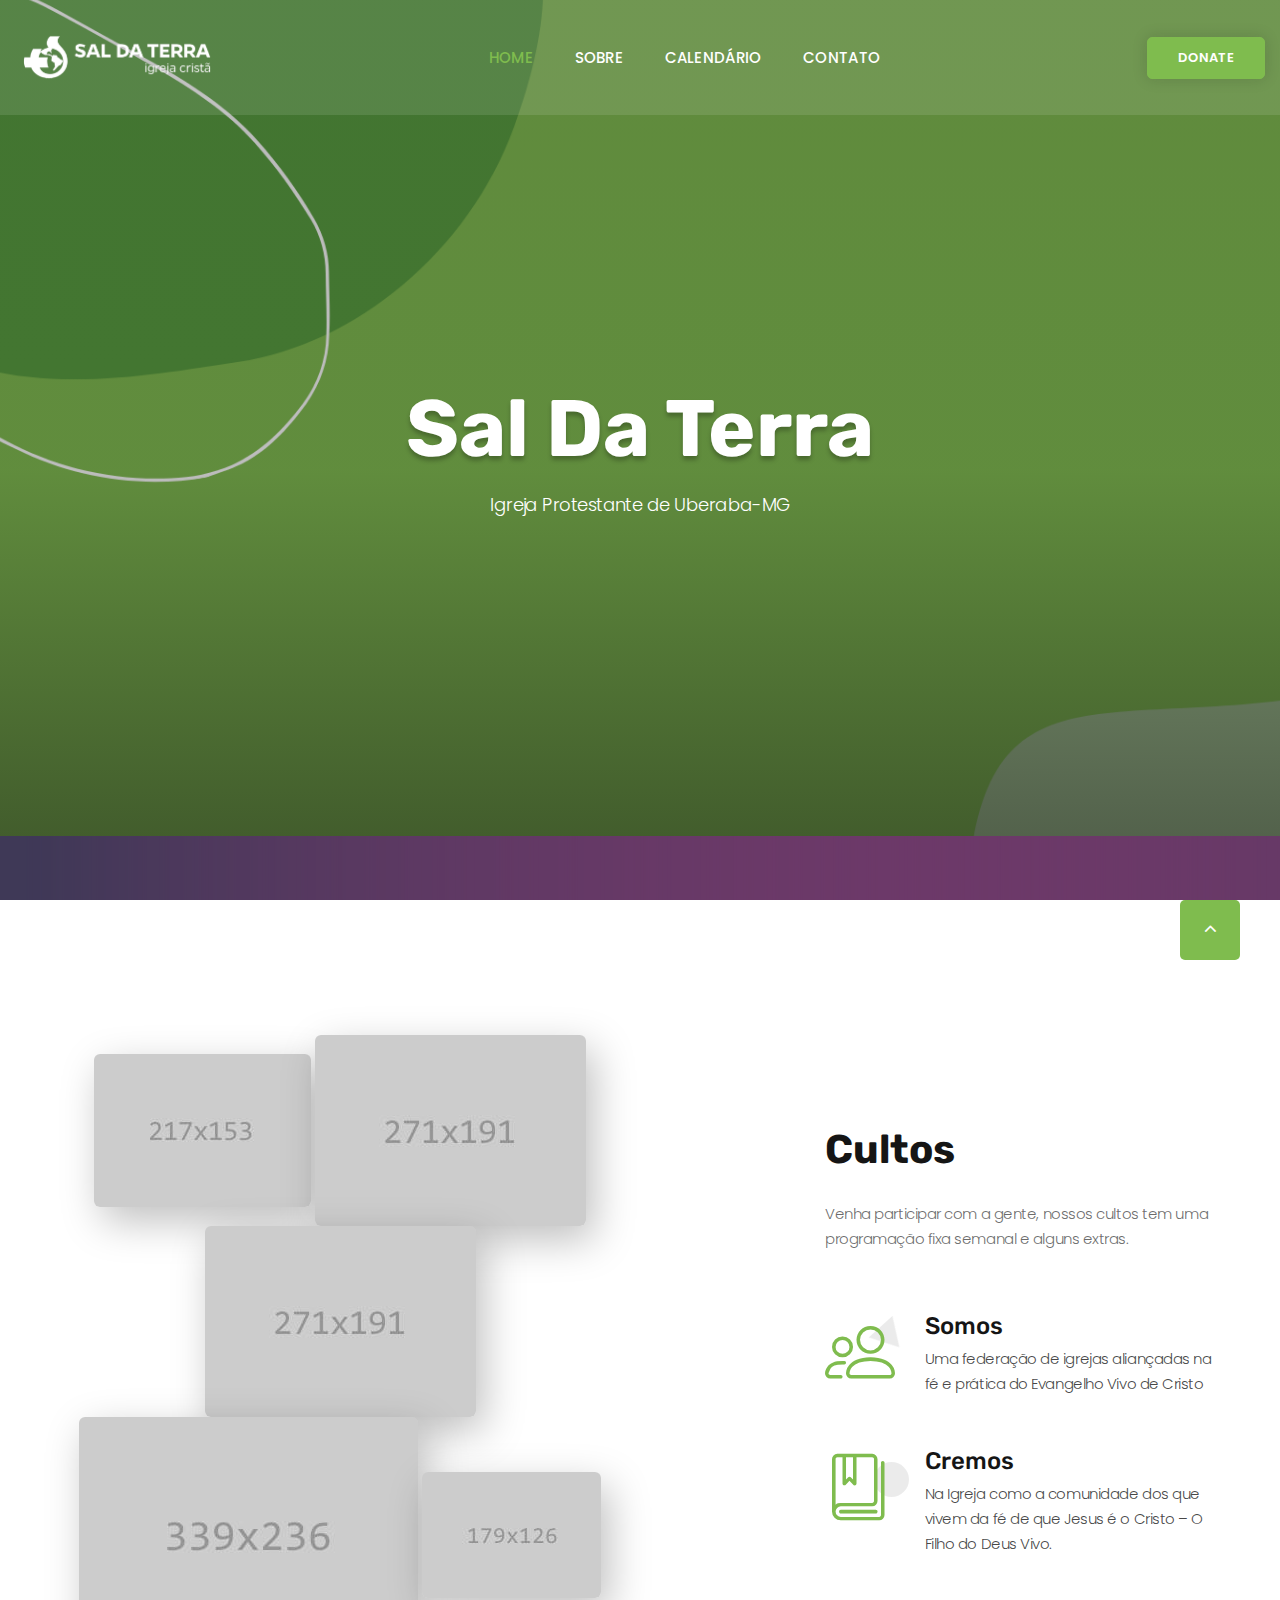
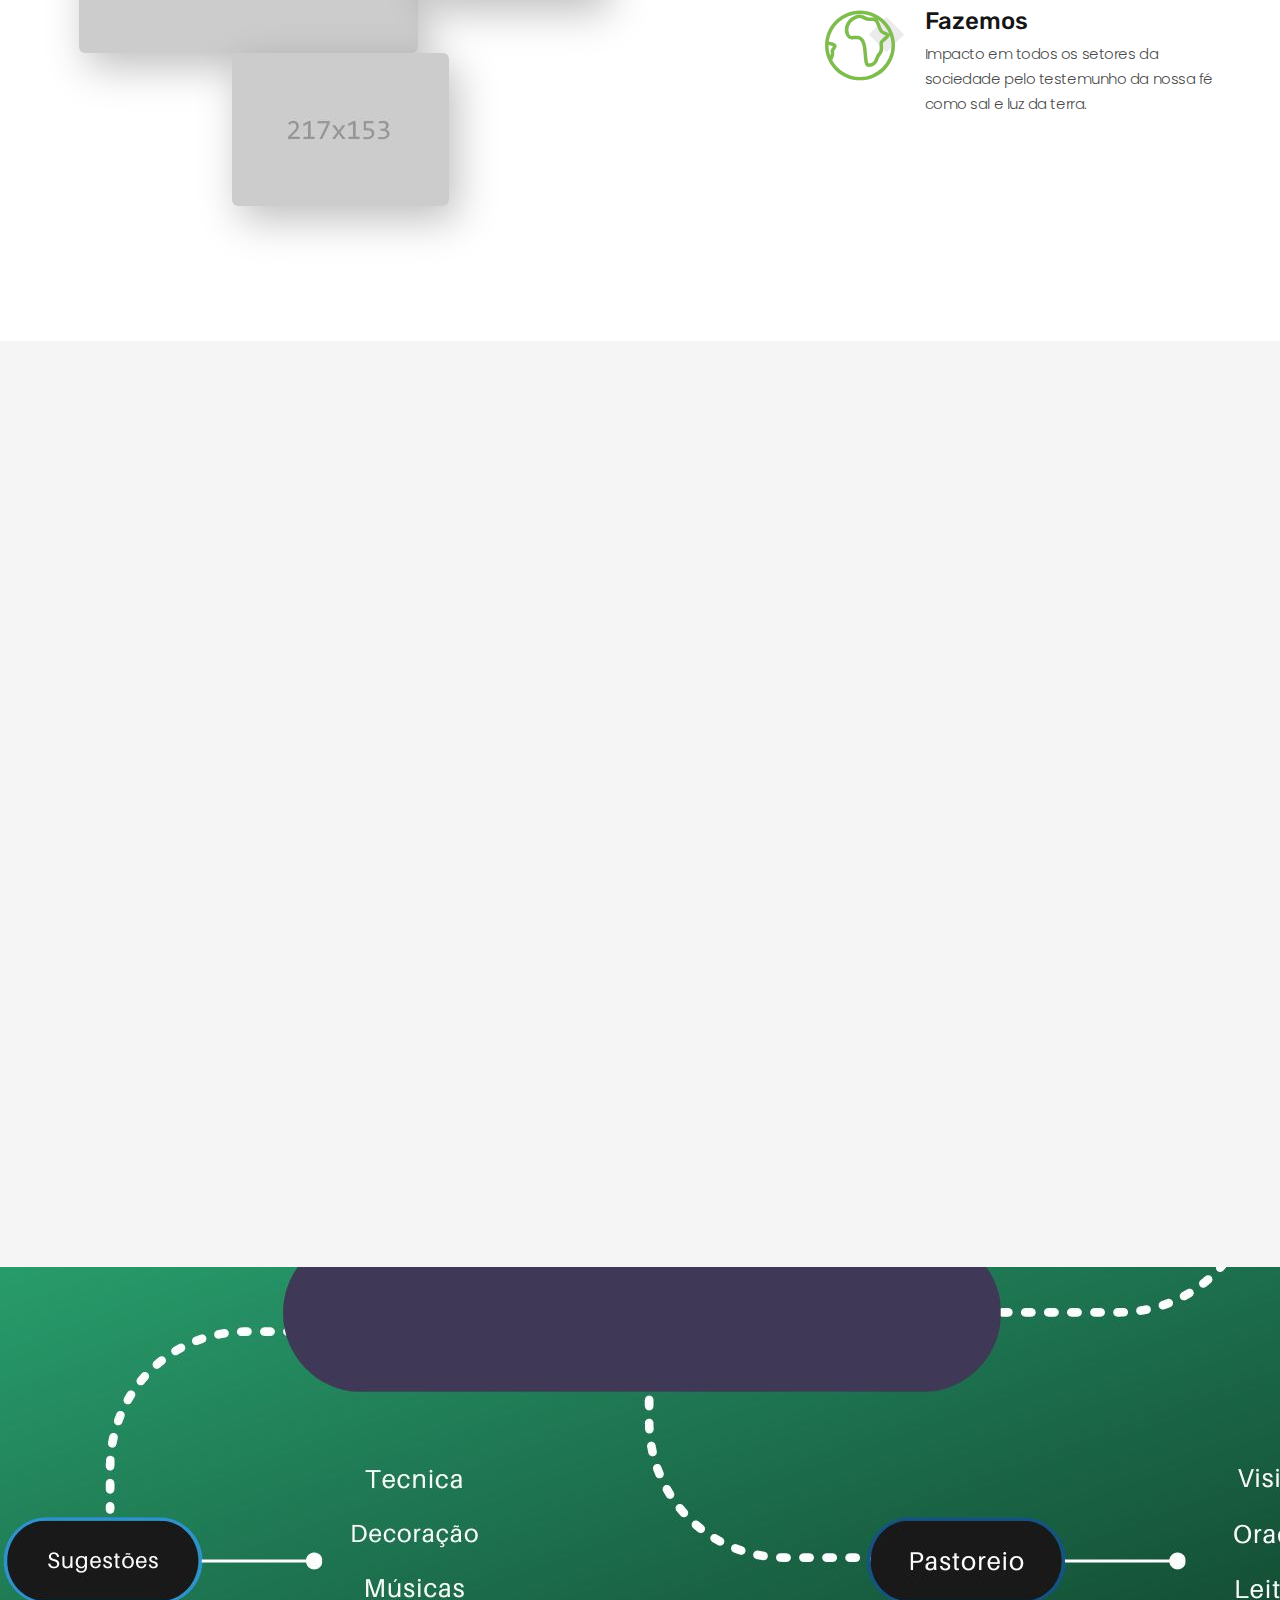
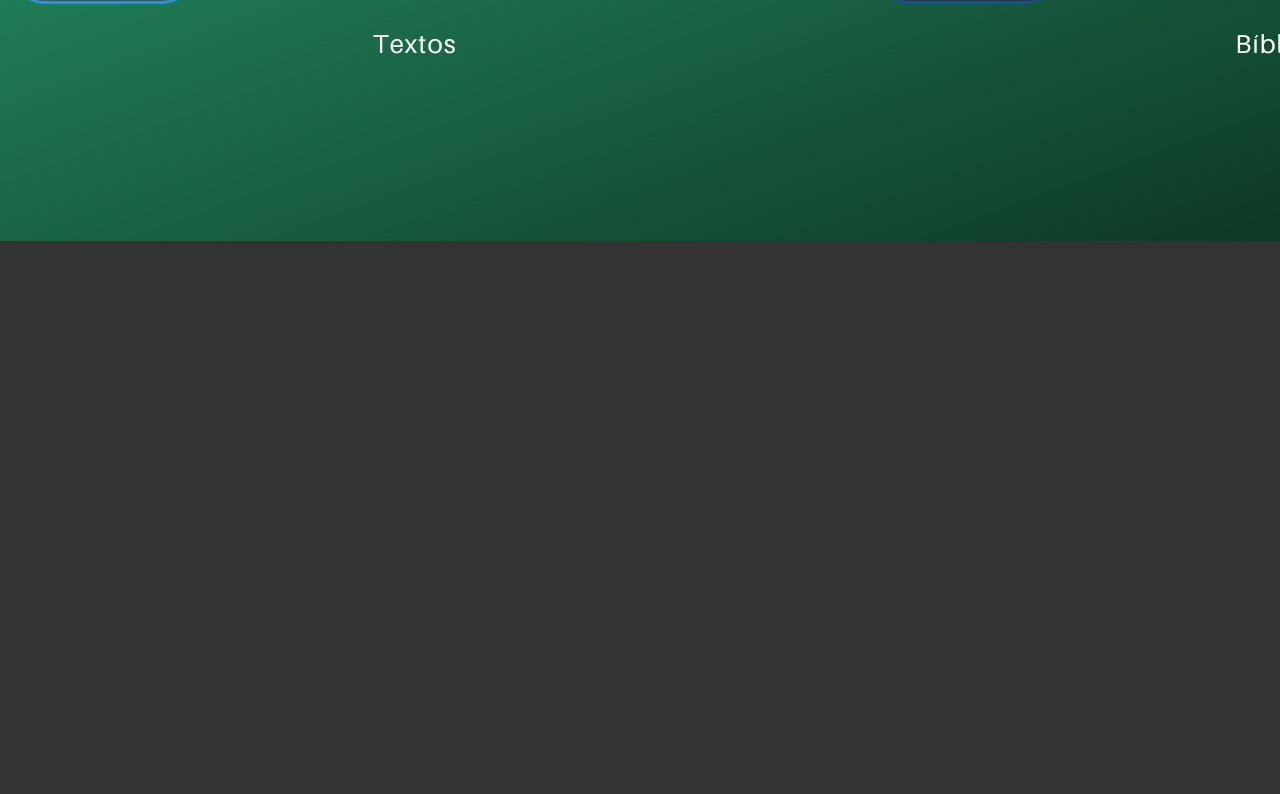
<file: index.html>
<!DOCTYPE html>
<html class="wide wow-animation" lang="pt-br">
  <head>
    <title>Sal Da Terra Uberaba</title>
    <meta charset="utf-8">
    <meta name="viewport" content="width=device-width, height=device-height, initial-scale=1.0">
    <meta http-equiv="X-UA-Compatible" content="IE=edge">
    <link rel="icon" href="images/favicon.png" type="image/x-icon">
    <link rel="stylesheet" type="text/css" href="//fonts.googleapis.com/css?family=Poppins:300,300i,400,500,600,700,800,900,900i%7CRoboto:400%7CRubik:100,400,700">
    <link rel="stylesheet" href="css/bootstrap.css">
    <link rel="stylesheet" href="css/fonts.css">
    <link rel="stylesheet" href="css/style.css">
    <style>.ie-panel{display: none;background: #212121;padding: 10px 0;box-shadow: 3px 3px 5px 0 rgba(0,0,0,.3);clear: both;text-align:center;position: relative;z-index: 1;} html.ie-10 .ie-panel, html.lt-ie-10 .ie-panel {display: block;}</style>
  </head>
  <body>
    <div class="ie-panel"><a href="http://windows.microsoft.com/en-US/internet-explorer/"><img src="images/ie8-panel/warning_bar_0000_us.jpg" height="42" width="820" alt="You are using an outdated browser. For a faster, safer browsing experience, upgrade for free today."></a></div>
    <div class="preloader">
      <div class="preloader-body">
        <div class="cssload-container">
          <div class="cssload-speeding-wheel"></div>
        </div>
        <p>Loading...</p>
      </div>
    </div>
    <div class="page">
      <!-- Page Header-->
      <header class="section page-header">
        <!-- RD Navbar-->
        <div class="rd-navbar-wrap">
          <nav class="rd-navbar rd-navbar-classic" data-layout="rd-navbar-fixed" data-sm-layout="rd-navbar-fixed" data-md-layout="rd-navbar-fixed" data-md-device-layout="rd-navbar-fixed" data-lg-layout="rd-navbar-static" data-lg-device-layout="rd-navbar-static" data-xl-layout="rd-navbar-static" data-xl-device-layout="rd-navbar-static" data-xxl-layout="rd-navbar-static" data-xxl-device-layout="rd-navbar-static" data-lg-stick-up-offset="46px" data-xl-stick-up-offset="46px" data-xxl-stick-up-offset="46px" data-lg-stick-up="true" data-xl-stick-up="true" data-xxl-stick-up="true">
            <div class="rd-navbar-main-outer">
              <div class="rd-navbar-main">
                <!-- RD Navbar Panel-->
                <div class="rd-navbar-panel">
                  <!-- RD Navbar Toggle-->
                  <button class="rd-navbar-toggle" data-rd-navbar-toggle=".rd-navbar-nav-wrap"><span></span></button>
                  <!-- RD Navbar Brand-->
                  <div class="rd-navbar-brand"><a href="index.html"><img class="brand-logo-light" src="images/logo-inverse-415x103.png" alt="" width="207" height="51"/></a></div>
                </div>
                <div class="rd-navbar-main-element">
                  <div class="rd-navbar-nav-wrap">
                    <!-- RD Navbar Nav-->
                    <ul class="rd-navbar-nav">
                      <li class="rd-nav-item active"><a class="rd-nav-link" href="index.html">Home</a>
                      </li>
                      <li class="rd-nav-item"><a class="rd-nav-link" href="about-us.html">Sobre</a>
                      </li>
                      <li class="rd-nav-item"><a class="rd-nav-link" href="calendario.html">Calendário</a>
                      </li>
                      <li class="rd-nav-item"><a class="rd-nav-link" href="contacts.html">Contato</a>
                      </li>
                    </ul><a class="button button-primary button-sm" href="https://www.catarse.me/evangelho_vamos_levar_as_boas_novas_cfde?ref=user_contributed" target="_blank">Donate</a>
                  </div>
                </div><a class="button button-primary button-sm" href="https://www.catarse.me/evangelho_vamos_levar_as_boas_novas_cfde?ref=user_contributed" target="_blank">Donate</a>
              </div>
            </div>
          </nav>
        </div>
      </header>
      <!-- Swiper-->
      <section class="section section-lg section-main-bunner section-main-bunner-filter">
        <div class="main-bunner-img" style="background-image: url(&quot;images/bg-bunner-2.jpg&quot;); background-size: cover;"></div>
        <div class="main-bunner-inner">
          <div class="container">
            <div class="row row-50 justify-content-lg-center align-items-lg-center">
              <div class="col-lg-12">
                <div class="bunner-content-modern text-center">
                  <h1 class="main-bunner-title">Sal Da Terra</h1>
                  <p>Igreja Protestante de Uberaba-MG</p>
                </div>
              </div>
            </div>
          </div>
        </div>
      </section>
      <section class="section section-xl">
        <div class="container">
          <div class="row row-50 justify-content-lg-between align-items-lg-center">
            <div class="col-lg-6">
              <div class="box-img-animate">
                <div class="box-img-animate-item" data-parallax-scroll="{&quot;y&quot;: 0, &quot;x&quot;: 140,  &quot;smoothness&quot;: 50 }"><img src="images/animate-img-1.jpg" alt=""></div>
                <div class="box-img-animate-item" data-parallax-scroll="{&quot;y&quot;: 150, &quot;x&quot;: 0,  &quot;smoothness&quot;: 50 }"><img src="images/animate-img-2.jpg" alt=""></div>
                <div class="box-img-animate-item" data-parallax-scroll="{&quot;y&quot;:70, &quot;x&quot;: -250,  &quot;smoothness&quot;: 50 }"><img src="images/animate-img-3.jpg" alt=""></div>
                <div class="box-img-animate-item" data-parallax-scroll="{&quot;y&quot;:20, &quot;x&quot;: 20,  &quot;smoothness&quot;: 50 }"><img src="images/animate-img-4.jpg" alt=""></div>
                <div class="box-img-animate-item" data-parallax-scroll="{&quot;y&quot;:60, &quot;x&quot;: 70,  &quot;smoothness&quot;: 50 }"><img src="images/animate-img-5.jpg" alt=""></div>
                <div class="box-img-animate-item" data-parallax-scroll="{&quot;y&quot;:0, &quot;x&quot;: 140,  &quot;smoothness&quot;: 50 }"><img src="images/animate-img-6.jpg" alt=""></div>
              </div>
            </div>
            <div class="col-lg-6 col-xl-5">
              <div class="innset-xl-left-70">
                <h3>Cultos</h3>
                <p class="text-opacity-80">Venha participar com a gente, nossos cultos tem uma programação fixa semanal e alguns extras.</p>
                <div class="row row-50">
                  <div class="col-md-6 col-lg-12">
                    <div class="box-icon-modern">
                      <div class="box-icon-inner decorate-triangle"><span class="icon-xl linearicons-users2 icon-primary"></span></div>
                      <div class="box-icon-caption">
                        <h4><a href="#">Somos</a></h4>
                        <p>Uma federação de igrejas aliançadas na fé e prática do Evangelho Vivo de Cristo</p>
                      </div>
                    </div>
                  </div>
                  <div class="col-md-6 col-lg-12">
                    <div class="box-icon-modern">
                      <div class="box-icon-inner decorate-circle"><span class="icon-xl linearicons-bookmark icon-primary"></span></div>
                      <div class="box-icon-caption">
                        <h4><a href="#">Cremos</a></h4>
                        <p>Na Igreja como a comunidade dos que vivem da fé de que Jesus é o Cristo – O Filho do Deus Vivo.</p>
                      </div>
                    </div>
                  </div>
                  <div class="col-md-6 col-lg-12">
                    <div class="box-icon-modern">
                      <div class="box-icon-inner decorate-rectangle"><span class="icon-xl linearicons-earth icon-primary"></span></div>
                      <div class="box-icon-caption">
                        <h4><a href="#">Fazemos</a></h4>
                        <p>Impacto em todos os setores da sociedade pelo testemunho da nossa fé como sal e luz da terra.</p>
                      </div>
                    </div>
                  </div>
                </div>
              </div>
            </div>
          </div>
        </div>
      </section>
      <section class="section section-lg bg-gray-1">
        <div class="container">
          <div class="row justify-content-center text-center">
            <div class="col-md-9 col-lg-7 wow-outer">
              <div class="wow slideInDown">
                <h3>Cursos Aplicados</h3>
                <p>A Missão da <a href="https://www.udf.org.br" target="_blank">UDF (Universidade da Família)</a> é equipar a Igreja com ferramentas fundamentadas na Palavra, trabalhando pela restauração e o fortalecimento dos relacionamentos familiares, de forma que, dia após dia, aumente o número de lares comprometidos com Deus.</p>
              </div>
            </div>
          </div>
          <div class="row row-50">
            <div class="col-md-6 col-lg-4 wow-outer">
              <div class="wow fadeInUp">
                <article class="box-causes">
                  <div class="box-causes-img"><img src="images/causes-01-372x396.jpg" alt="" width="372" height="396"/><a class="button button-sm button-primary" href="#">Conhecer</a>
                  </div>
                  <h4 class="font-weight-medium"><a href="#">Homem ao Máximo</a></h4>
                  <p class="box-causes-donate">Para os <span class="box-causes-donate-complete">Sacerdotes</span> da casa
                  </p>
                </article>
              </div>
            </div>
            <div class="col-md-6 col-lg-4 wow-outer">
              <div class="wow fadeInUp">
                <article class="box-causes">
                  <div class="box-causes-img"><img src="images/causes-02-372x396.jpg" alt="" width="372" height="396"/><a class="button button-sm button-primary" href="#">Conhecer</a>
                  </div>
                  <h4 class="font-weight-medium"><a href="#">Mulher Única</a></h4>
                  <p class="box-causes-donate">Para as <span class="box-causes-donate-complete">Auxiliadoras</span> do lar
                  </p>
                </article>
              </div>
            </div>
            <div class="col-md-6 col-lg-4 wow-outer">
              <div class="wow fadeInUp">
                <article class="box-causes">
                  <div class="box-causes-img"><img src="images/causes-03-372x396.jpg" alt="" width="372" height="396"/><a class="button button-sm button-primary" href="#">Conhecer</a>
                  </div>
                  <h4 class="font-weight-medium"><a href="#">Habitudes</a></h4>
                  <p class="box-causes-donate">Para a <span class="box-causes-donate-complete">capacitação</span> de Jovens na liderança
                  </p>
                </article>
              </div>
            </div>
          </div>
        </div>
      </section>
      <section class="parallax-container bg-gray-600" data-parallax-img="images/parallax-img-2.jpg">
        <div class="parallax-content section-xxl text-center">
          <div class="container">
            <div class="row justify-content-md-center">
              <div class="col-md-9 col-lg-8 col-xl-8 wow-outer">
                <div class="innset-xl-right-30 innset-xl-left-30">
                  <div class="wow slideInDown">
                    <h3>Inscreva-se para se manter informado!</h3>
                    <form class="rd-form rd-mailform rd-form-inline" data-form-output="form-output-global" data-form-type="subscribe" method="post" action="bat/rd-mailform.php">
                      <div class="form-wrap">
                        <input class="form-input" id="subscribe-form-email" type="email" name="email" data-constraints="@Email @Required">
                        <label class="form-label" for="subscribe-form-email">Seu E-mail</label>
                      </div>
                      <div class="form-button">
                        <button class="button button-primary button-lg" type="submit">Inscrever-se</button>
                      </div>
                    </form>
                  </div>
                </div>
              </div>
            </div>
          </div>
        </div>
      </section>
      <!-- Page Footer-->
      <footer class="section footer-minimal context-dark">
        <div class="container wow-outer">
          <div class="wow fadeIn">
            <div class="row row-50 row-lg-60">
              <div class="col-12"><a href="index.html"><img src="images/logo-inverse-415x103.png" alt="" width="207" height="51"/></a></div>
              <div class="col-12">
                <ul class="footer-minimal-nav">
                  <li><a href="about-us.html">Sobre</a></li>
                  <li><a href="https://saldaterra.org.br/" target="_blank">Ministério</a></li>
                  <li><a href="#">Fotos</a></li>
                  <li><a href="calendario.html">Calendário</a></li>
                  <li><a href="contacts.html">Contato</a></li>
                </ul>
              </div>
              <div class="col-12">
                <ul class="social-list">
                  <li><a class="icon icon-sm icon-circle icon-circle-md icon-bg-white fa-facebook" href="https://www.facebook.com/saldaterra.uberaba" target="_blank"></a></li>
                  <li><a class="icon icon-sm icon-circle icon-circle-md icon-bg-white fa-instagram" href="https://www.instagram.com/saldaterrauberabaaeroporto/" target="_blank"></a></li>
                  <li class="social-list-1"><a class="icon icon-sm icon-circle icon-circle-md icon-bg-white fa-twitter" href="#"></a></li>
                  <li><a class="icon icon-sm icon-circle icon-circle-md icon-bg-white fa-youtube-play" href="https://www.youtube.com/@ConhecasuaBibliaConhecasuaFe" target="_blank"></a></li>
                  <li class="social-list-1"><a class="icon icon-sm icon-circle icon-circle-md icon-bg-white fa-pinterest-p" href="#"></a></li>
                </ul>
              </div>
            </div>
            <p class="rights"><span>&copy;&nbsp;</span><span class="copyright-year"></span><span>&nbsp;</span><span>Helper</span><span>.&nbsp;</span><span>All Rights Reserved.</span><span>&nbsp;</span>Design&nbsp;by&nbsp;<a href="https://www.templatemonster.com/" target="_blank">Templatemonster</a></p>
          </div>
        </div>
      </footer>
    </div>
    <div class="snackbars" id="form-output-global"></div>
    <script src="js/core.min.js"></script>
    <script src="js/script.js"></script>
    <!-- coded by ragnar-->
  </body>
</html>
</file>
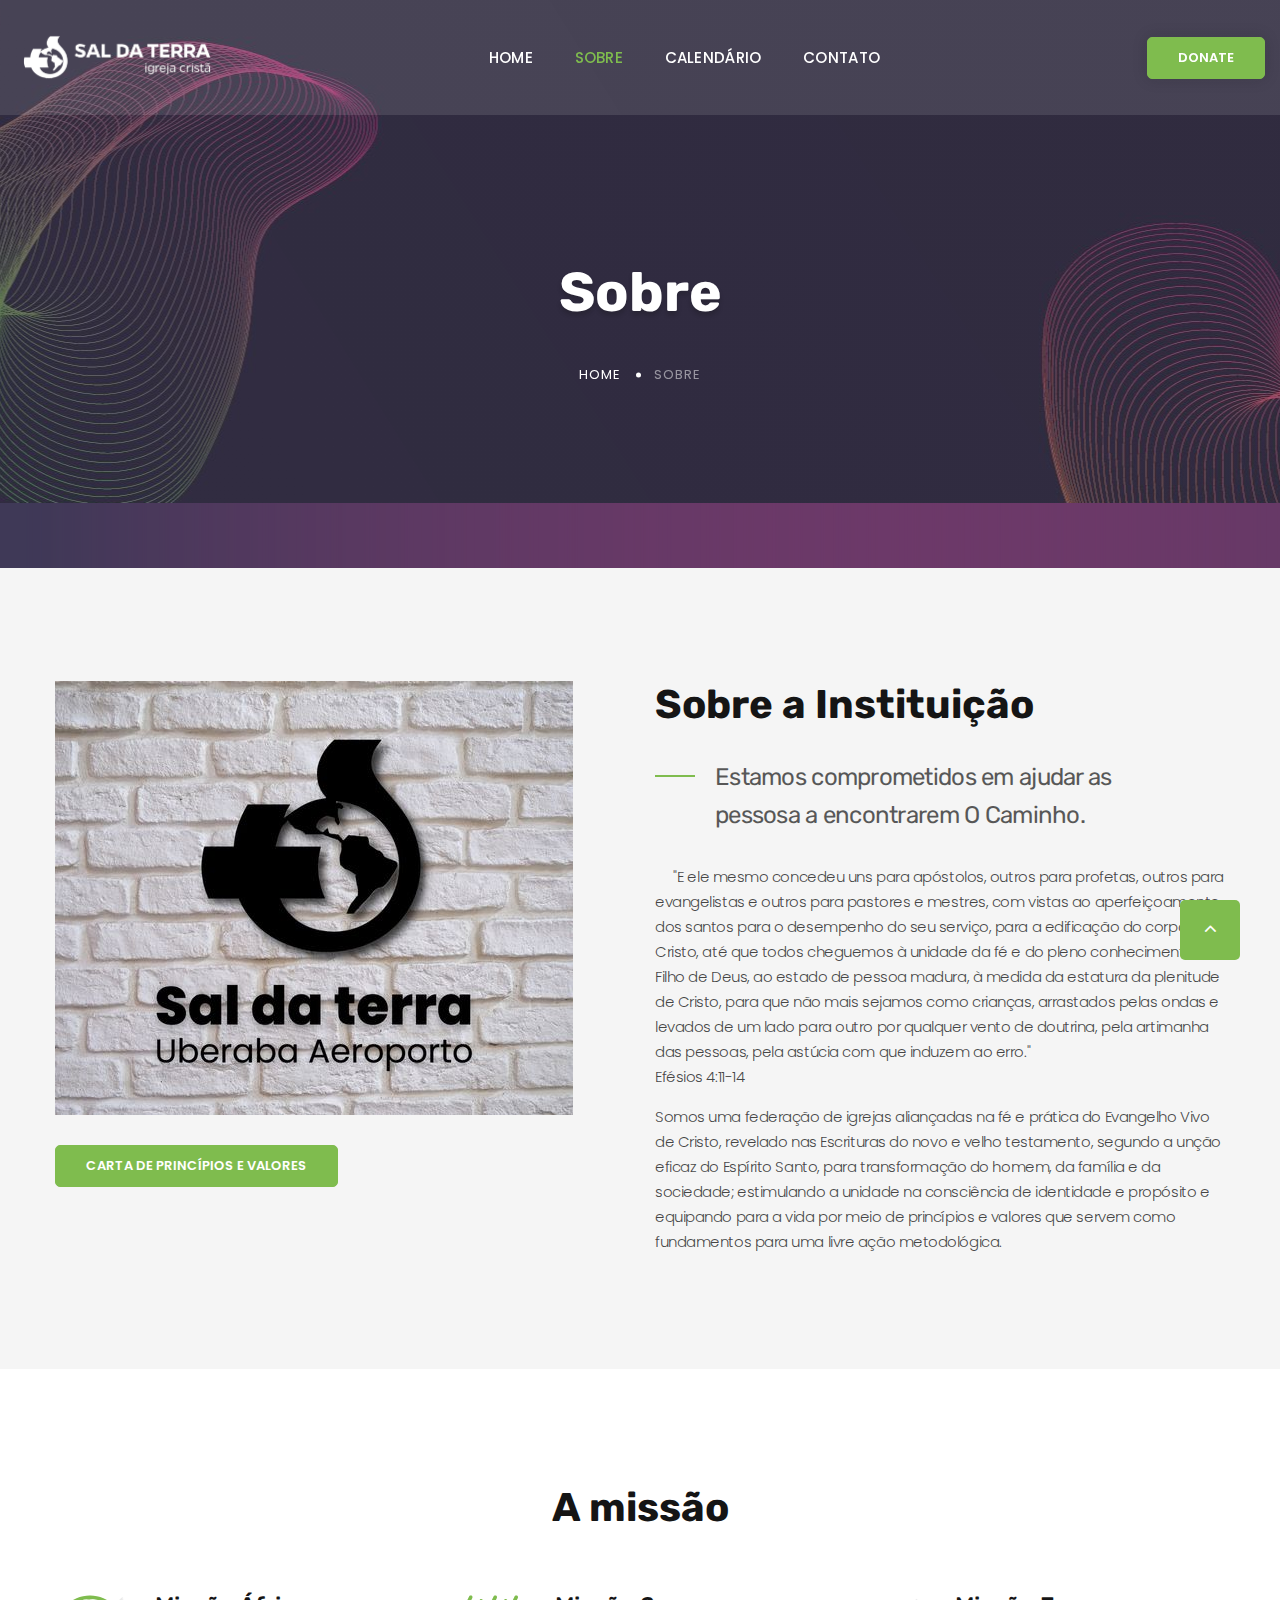
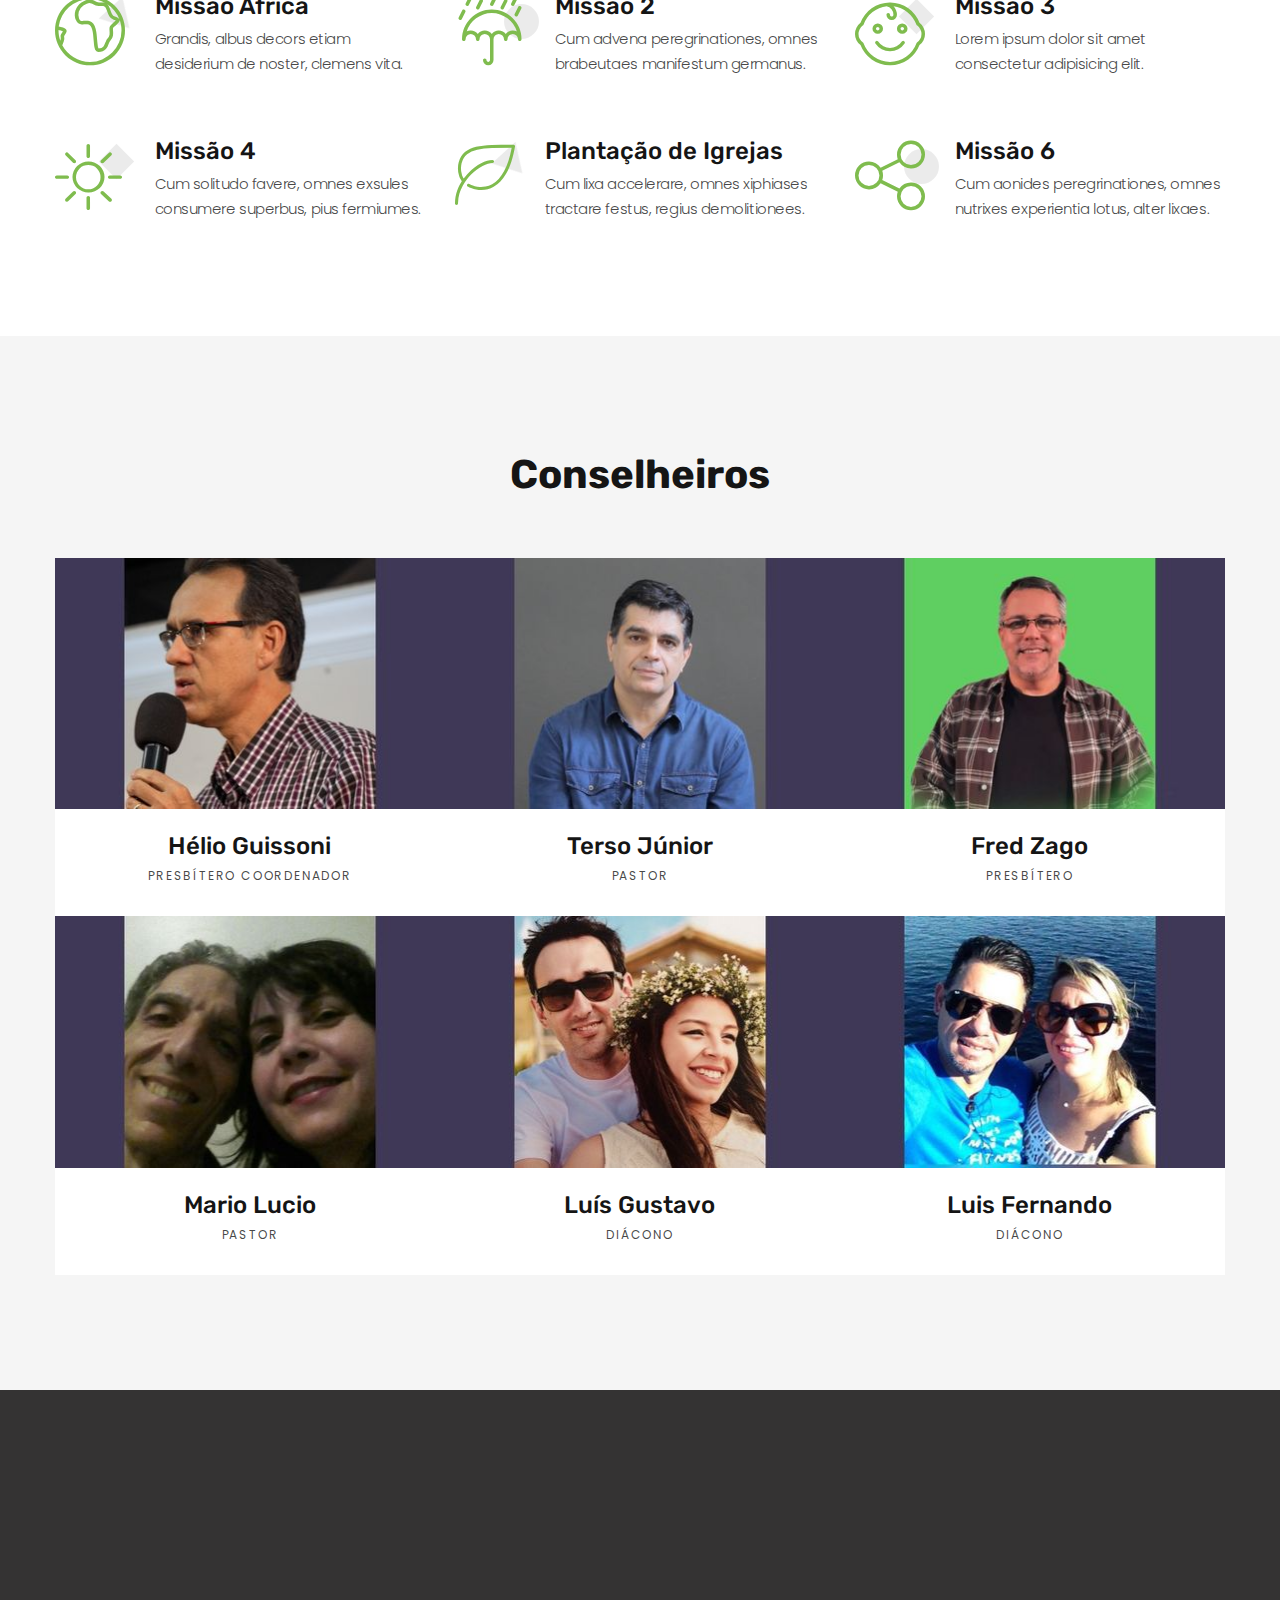
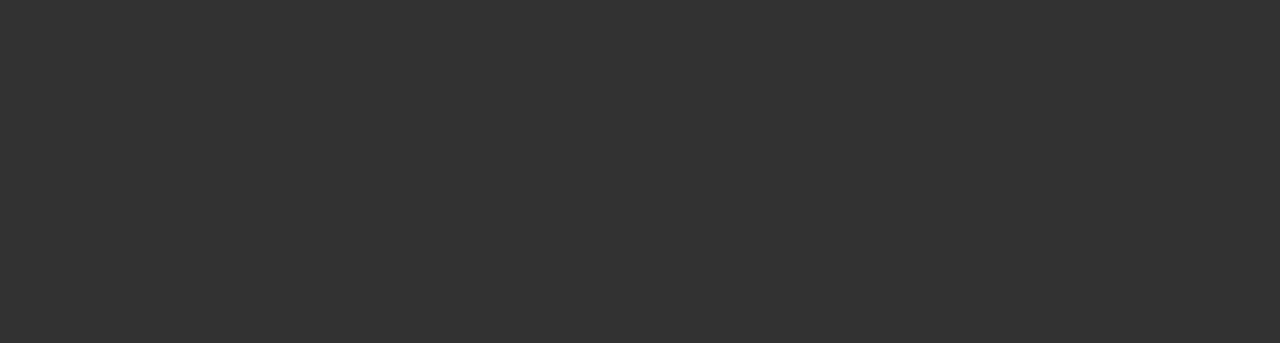
<file: about-us.html>
<!DOCTYPE html>
<html class="wide wow-animation" lang="en">

<head>
  <title>Sobre</title>
  <meta charset="utf-8">
  <meta name="viewport" content="width=device-width, height=device-height, initial-scale=1.0">
  <meta http-equiv="X-UA-Compatible" content="IE=edge">
  <link rel="icon" href="images/favicon.png" type="image/x-icon">
  <link rel="stylesheet" type="text/css"
    href="//fonts.googleapis.com/css?family=Poppins:300,300i,400,500,600,700,800,900,900i%7CRoboto:400%7CRubik:100,400,700">
  <link rel="stylesheet" href="css/bootstrap.css">
  <link rel="stylesheet" href="css/fonts.css">
  <link rel="stylesheet" href="css/style.css">
  <style>
    .ie-panel {
      display: none;
      background: #212121;
      padding: 10px 0;
      box-shadow: 3px 3px 5px 0 rgba(0, 0, 0, .3);
      clear: both;
      text-align: center;
      position: relative;
      z-index: 1;
    }

    html.ie-10 .ie-panel,
    html.lt-ie-10 .ie-panel {
      display: block;
    }
  </style>
</head>

<body>
  <div class="ie-panel"><a href="http://windows.microsoft.com/en-US/internet-explorer/"><img
        src="images/ie8-panel/warning_bar_0000_us.jpg" height="42" width="820"
        alt="You are using an outdated browser. For a faster, safer browsing experience, upgrade for free today."></a>
  </div>
  <div class="preloader">
    <div class="preloader-body">
      <div class="cssload-container">
        <div class="cssload-speeding-wheel"></div>
      </div>
      <p>Loading...</p>
    </div>
  </div>
  <div class="page">
    <!-- Page Header-->
    <header class="section page-header">
      <!-- RD Navbar-->
      <div class="rd-navbar-wrap">
        <nav class="rd-navbar rd-navbar-classic" data-layout="rd-navbar-fixed" data-sm-layout="rd-navbar-fixed"
          data-md-layout="rd-navbar-fixed" data-md-device-layout="rd-navbar-fixed" data-lg-layout="rd-navbar-static"
          data-lg-device-layout="rd-navbar-static" data-xl-layout="rd-navbar-static"
          data-xl-device-layout="rd-navbar-static" data-xxl-layout="rd-navbar-static"
          data-xxl-device-layout="rd-navbar-static" data-lg-stick-up-offset="46px" data-xl-stick-up-offset="46px"
          data-xxl-stick-up-offset="46px" data-lg-stick-up="true" data-xl-stick-up="true" data-xxl-stick-up="true">
          <div class="rd-navbar-main-outer">
            <div class="rd-navbar-main">
              <!-- RD Navbar Panel-->
              <div class="rd-navbar-panel">
                <!-- RD Navbar Toggle-->
                <button class="rd-navbar-toggle" data-rd-navbar-toggle=".rd-navbar-nav-wrap"><span></span></button>
                <!-- RD Navbar Brand-->
                <div class="rd-navbar-brand"><a href="index.html"><img class="brand-logo-light"
                      src="images/logo-inverse-415x103.png" alt="" width="207" height="51" /></a></div>
              </div>
              <div class="rd-navbar-main-element">
                <div class="rd-navbar-nav-wrap">
                  <!-- RD Navbar Nav-->
                  <ul class="rd-navbar-nav">
                    <li class="rd-nav-item"><a class="rd-nav-link" href="index.html">Home</a>
                    </li>
                    <li class="rd-nav-item active"><a class="rd-nav-link" href="about-us.html">Sobre</a>
                    </li>
                    <li class="rd-nav-item"><a class="rd-nav-link" href="calendario.html">Calendário</a>
                    </li>
                    <li class="rd-nav-item"><a class="rd-nav-link" href="contacts.html">Contato</a>
                    </li>
                  </ul><a class="button button-primary button-sm" href="https://www.catarse.me/evangelho_vamos_levar_as_boas_novas_cfde?ref=user_contributed" target="_blank">Donate</a>
                </div>
              </div><a class="button button-primary button-sm" href="https://www.catarse.me/evangelho_vamos_levar_as_boas_novas_cfde?ref=user_contributed" target="_blank">Donate</a>
            </div>
          </div>
        </nav>
      </div>
    </header>
    <section class="parallax-container" data-parallax-img="images/bg-breadcrumbs-about.jpg">
      <div class="parallax-content breadcrumbs-custom context-dark">
        <div class="container">
          <div class="row justify-content-center">
            <div class="col-12 col-lg-9">
              <h2 class="breadcrumbs-custom-title">Sobre</h2>
              <ul class="breadcrumbs-custom-path">
                <li><a href="index.html">Home</a></li>
                <li class="active">Sobre</li>
              </ul>
            </div>
          </div>
        </div>
      </div>
    </section>
    <section class="section section-lg bg-gray-1 bg-gray-1-decor">
      <div class="container">
        <div class="row row-50">
          <div class="col-lg-6 pr-xl-5"><img src="images/about-us-1-518x430.jpg" alt="" width="518" height="430" />

            <a class="button button-primary button-sm" href="https://saldaterra.org.br/wp-content/uploads/2018/01/CPV_2012-1.pdf" target="_blank">Carta de Princípios e Valores</a>

          </div>
          <div class="col-lg-6">
            <h3>Sobre a Instituição</h3>
            <div class="text-with-divider">
              <div class="divider"></div>
              <h4 class="text-opacity-70">Estamos comprometidos em ajudar as pessosa a encontrarem O Caminho.</h4>
            </div>
            <p>&nbsp;&nbsp;&nbsp;&nbsp;&nbsp;"E ele mesmo concedeu uns para apóstolos, outros para profetas, outros para evangelistas e outros para
              pastores e mestres,
              com vistas ao aperfeiçoamento dos santos para o desempenho do seu serviço, para a edificação do corpo de
              Cristo,
              até que todos cheguemos à unidade da fé e do pleno conhecimento do Filho de Deus, ao estado de pessoa
              madura, à medida da estatura da plenitude de Cristo,
              para que não mais sejamos como crianças, arrastados pelas ondas e levados de um lado para outro por
              qualquer vento de doutrina, pela artimanha das pessoas, pela astúcia com que induzem ao erro."
              <br> Efésios 4:11-14
            </p>

            <p>Somos uma federação de igrejas aliançadas na fé e prática do Evangelho Vivo de Cristo, revelado nas
              Escrituras do novo e velho testamento, segundo a unção eficaz do Espírito Santo, para transformação do
              homem, da família e da sociedade; estimulando a unidade na consciência de identidade e propósito e
              equipando para a vida por meio de princípios e valores que servem como fundamentos para uma livre ação
              metodológica.</p>
          </div>
        </div>
      </div>
    </section>
    <section class="section section-lg bg-default">
      <div class="container">
        <h3 class="text-center">A missão</h3>
        <div class="row row-30 row-md-40 row-xl-60">
          <div class="col-md-6 col-lg-4">
            <div class="box-icon-modern">
              <div class="box-icon-inner decorate-triangle"><span class="icon-xl linearicons-earth icon-primary"></span>
              </div>
              <div class="box-icon-caption">
                <h4><a href="#">Missão África</a></h4>
                <p>Grandis, albus decors etiam desiderium de noster, clemens vita.</p>
              </div>
            </div>
          </div>
          <div class="col-md-6 col-lg-4">
            <div class="box-icon-modern">
              <div class="box-icon-inner decorate-circle"><span
                  class="icon-xl linearicons-umbrella2 icon-primary"></span></div>
              <div class="box-icon-caption">
                <h4><a href="#">Missão 2</a></h4>
                <p>Cum advena peregrinationes, omnes brabeutaes manifestum germanus.</p>
              </div>
            </div>
          </div>
          <div class="col-md-6 col-lg-4">
            <div class="box-icon-modern">
              <div class="box-icon-inner decorate-rectangle"><span
                  class="icon-xl linearicons-baby2 icon-primary"></span></div>
              <div class="box-icon-caption">
                <h4><a href="#">Missão 3</a></h4>
                <p>Lorem ipsum dolor sit amet consectetur adipisicing elit.</p>
              </div>
            </div>
          </div>
          <div class="col-md-6 col-lg-4">
            <div class="box-icon-modern">
              <div class="box-icon-inner decorate-rectangle"><span class="icon-xl linearicons-sun icon-primary"></span>
              </div>
              <div class="box-icon-caption">
                <h4><a href="#">Missão 4</a></h4>
                <p>Cum solitudo favere, omnes exsules consumere superbus, pius fermiumes.</p>
              </div>
            </div>
          </div>
          <div class="col-md-6 col-lg-4">
            <div class="box-icon-modern">
              <div class="box-icon-inner decorate-triangle"><span
                  class="icon-xl linearicons-leaf icon-primary icon-xl-min"></span></div>
              <div class="box-icon-caption">
                <h4><a href="#">Plantação de Igrejas</a></h4>
                <p>Cum lixa accelerare, omnes xiphiases tractare festus, regius demolitionees.</p>
              </div>
            </div>
          </div>
          <div class="col-md-6 col-lg-4">
            <div class="box-icon-modern">
              <div class="box-icon-inner decorate-circle"><span class="icon-xl linearicons-share2 icon-primary"></span>
              </div>
              <div class="box-icon-caption">
                <h4><a href="#">Missão 6</a></h4>
                <p>Cum aonides peregrinationes, omnes nutrixes experientia lotus, alter lixaes.</p>
              </div>
            </div>
          </div>
        </div>
      </div>
    </section>
    <section class="section section-lg bg-gray-1">
      <div class="container">
        <h3 class="text-center">Conselheiros</h3>
        <div class="row no-gutters">
          <div class="col-md-6 col-lg-4">
            <div class="team-classic">
              <div class="team-classic-figure"><img src="images/team-classic-1-390x252.jpg" alt="" width="390"
                  height="252" />
                <ul class="team-classic-soc-list">
                  <li><a class="icon icon-md fa-facebook" href="#"></a></li>
                  <li><a class="icon icon-md fa-instagram" href="#"></a></li>
                  <li><a class="icon icon-md fa-whatsapp" href="tel:+55 34 9118-4468"></a></li>
                </ul>
              </div>
              <div class="team-classic-caption">
                <h4><a class="team-name" href="#">Hélio Guissoni</a></h4>
                <p>Presbítero Coordenador</p>
              </div>
            </div>
          </div>
          <div class="col-md-6 col-lg-4">
            <div class="team-classic">
              <div class="team-classic-figure"><img src="images/team-classic-2-390x252.jpg" alt="" width="390"
                  height="252" />
                <ul class="team-classic-soc-list">
                  <li><a class="icon icon-md fa-facebook" href="#"></a></li>
                  <li><a class="icon icon-md fa-instagram" href="#"></a></li>
                  <li><a class="icon icon-md fa-whatsapp" href="tel:+55 34 9124-5282"></a></li>
                </ul>
              </div>
              <div class="team-classic-caption">
                <h4><a class="team-name" href="#">Terso Júnior</a></h4>
                <p>Pastor</p>
              </div>
            </div>
          </div>
          <div class="col-md-6 col-lg-4">
            <div class="team-classic">
              <div class="team-classic-figure"><img src="images/team-classic-3-390x252.jpg" alt="" width="390"
                  height="252" />
                <ul class="team-classic-soc-list">
                  <li><a class="icon icon-md fa-facebook" href="#"></a></li>
                  <li><a class="icon icon-md fa-instagram" href="#"></a></li>
                  <li><a class="icon icon-md fa-whatsapp" href="tel:+55 34 9960-3375"></a></li>
                </ul>
              </div>
              <div class="team-classic-caption">
                <h4><a class="team-name" href="#">Fred Zago</a></h4>
                <p>Presbítero</p>
              </div>
            </div>
          </div>
          <div class="col-md-6 col-lg-4">
            <div class="team-classic">
              <div class="team-classic-figure"><img src="images/team-classic-4-390x252.jpg" alt="" width="390"
                  height="252" />
                <ul class="team-classic-soc-list">
                  <li><a class="icon icon-md fa-facebook" href="#"></a></li>
                  <li><a class="icon icon-md fa-instagram" href="#"></a></li>
                  <li><a class="icon icon-md fa-whatsapp" href="tel:+55 34 8838-7466"></a></li>
                </ul>
              </div>
              <div class="team-classic-caption">
                <h4><a class="team-name" href="#">Mario Lucio</a></h4>
                <p>Pastor</p>
              </div>
            </div>
          </div>
          <div class="col-md-6 col-lg-4">
            <div class="team-classic">
              <div class="team-classic-figure"><img src="images/team-classic-5-390x252.jpg" alt="" width="390"
                  height="252" />
                <ul class="team-classic-soc-list">
                  <li><a class="icon icon-md fa-facebook" href="#"></a></li>
                  <li><a class="icon icon-md fa-instagram" href="#"></a></li>
                  <li><a class="icon icon-md fa-whatsapp" href="tel:+55 34 8719-0151"></a></li>
                </ul>
              </div>
              <div class="team-classic-caption">
                <h4><a class="team-name" href="#">Luís Gustavo</a></h4>
                <p>Diácono</p>
              </div>
            </div>
          </div>
          <div class="col-md-6 col-lg-4">
            <div class="team-classic">
              <div class="team-classic-figure"><img src="images/team-classic-6-390x252.jpg" alt="" width="390"
                  height="252" />
                <ul class="team-classic-soc-list">
                  <li><a class="icon icon-md fa-facebook" href="#"></a></li>
                  <li><a class="icon icon-md fa-instagram" href="#"></a></li>
                  <li><a class="icon icon-md fa-whatsapp" href="tel:+55 34 9873-8581"></a></li>
                </ul>
              </div>
              <div class="team-classic-caption">
                <h4><a class="team-name" href="#">Luis Fernando</a></h4>
                <p>Diácono</p>
              </div>
            </div>
          </div>
        </div>
      </div>
    </section>
    <footer class="section footer-minimal context-dark">
      <div class="container wow-outer">
        <div class="wow fadeIn">
          <div class="row row-50 row-lg-60">
            <div class="col-12"><a href="index.html"><img src="images/logo-inverse-415x103.png" alt="" width="207"
                  height="51" /></a></div>
            <div class="col-12">
              <ul class="footer-minimal-nav">
                <li><a href="about-us.html">Sobre</a></li>
                <li><a href="https://saldaterra.org.br/" target="_blank">Ministério</a></li>
                <li><a href="#">Fotos</a></li>
                <li><a href="#">Calendário</a></li>
                <li><a href="contacts.html">Contato</a></li>
              </ul>
            </div>
            <div class="col-12">
              <ul class="social-list">
                <li><a class="icon icon-sm icon-circle icon-circle-md icon-bg-white fa-facebook" href="https://www.facebook.com/saldaterra.uberaba" target="_blank"></a></li>
                <li><a class="icon icon-sm icon-circle icon-circle-md icon-bg-white fa-instagram" href="https://www.instagram.com/saldaterrauberabaaeroporto/" target="_blank"></a></li>
                <li class="social-list-1"><a class="icon icon-sm icon-circle icon-circle-md icon-bg-white fa-twitter" href="#"></a></li>
                <li><a class="icon icon-sm icon-circle icon-circle-md icon-bg-white fa-youtube-play" href="https://www.youtube.com/@ConhecasuaBibliaConhecasuaFe" target="_blank"></a></li>
                <li class="social-list-1"><a class="icon icon-sm icon-circle icon-circle-md icon-bg-white fa-pinterest-p" href="#"></a></li>
              </ul>
            </div>
          </div>
          <p class="rights"><span>&copy;&nbsp;</span><span
              class="copyright-year"></span><span>&nbsp;</span><span>Helper</span><span>.&nbsp;</span><span>All Rights
              Reserved.</span><span>&nbsp;</span>Design&nbsp;by&nbsp;<a href="https://www.templatemonster.com/"
              target="_blank">Templatemonster</a></p>
        </div>
      </div>
    </footer>
  </div>
  <div class="snackbars" id="form-output-global"></div>
  <script src="js/core.min.js"></script>
  <script src="js/script.js"></script>
</body>

</html>
</file>
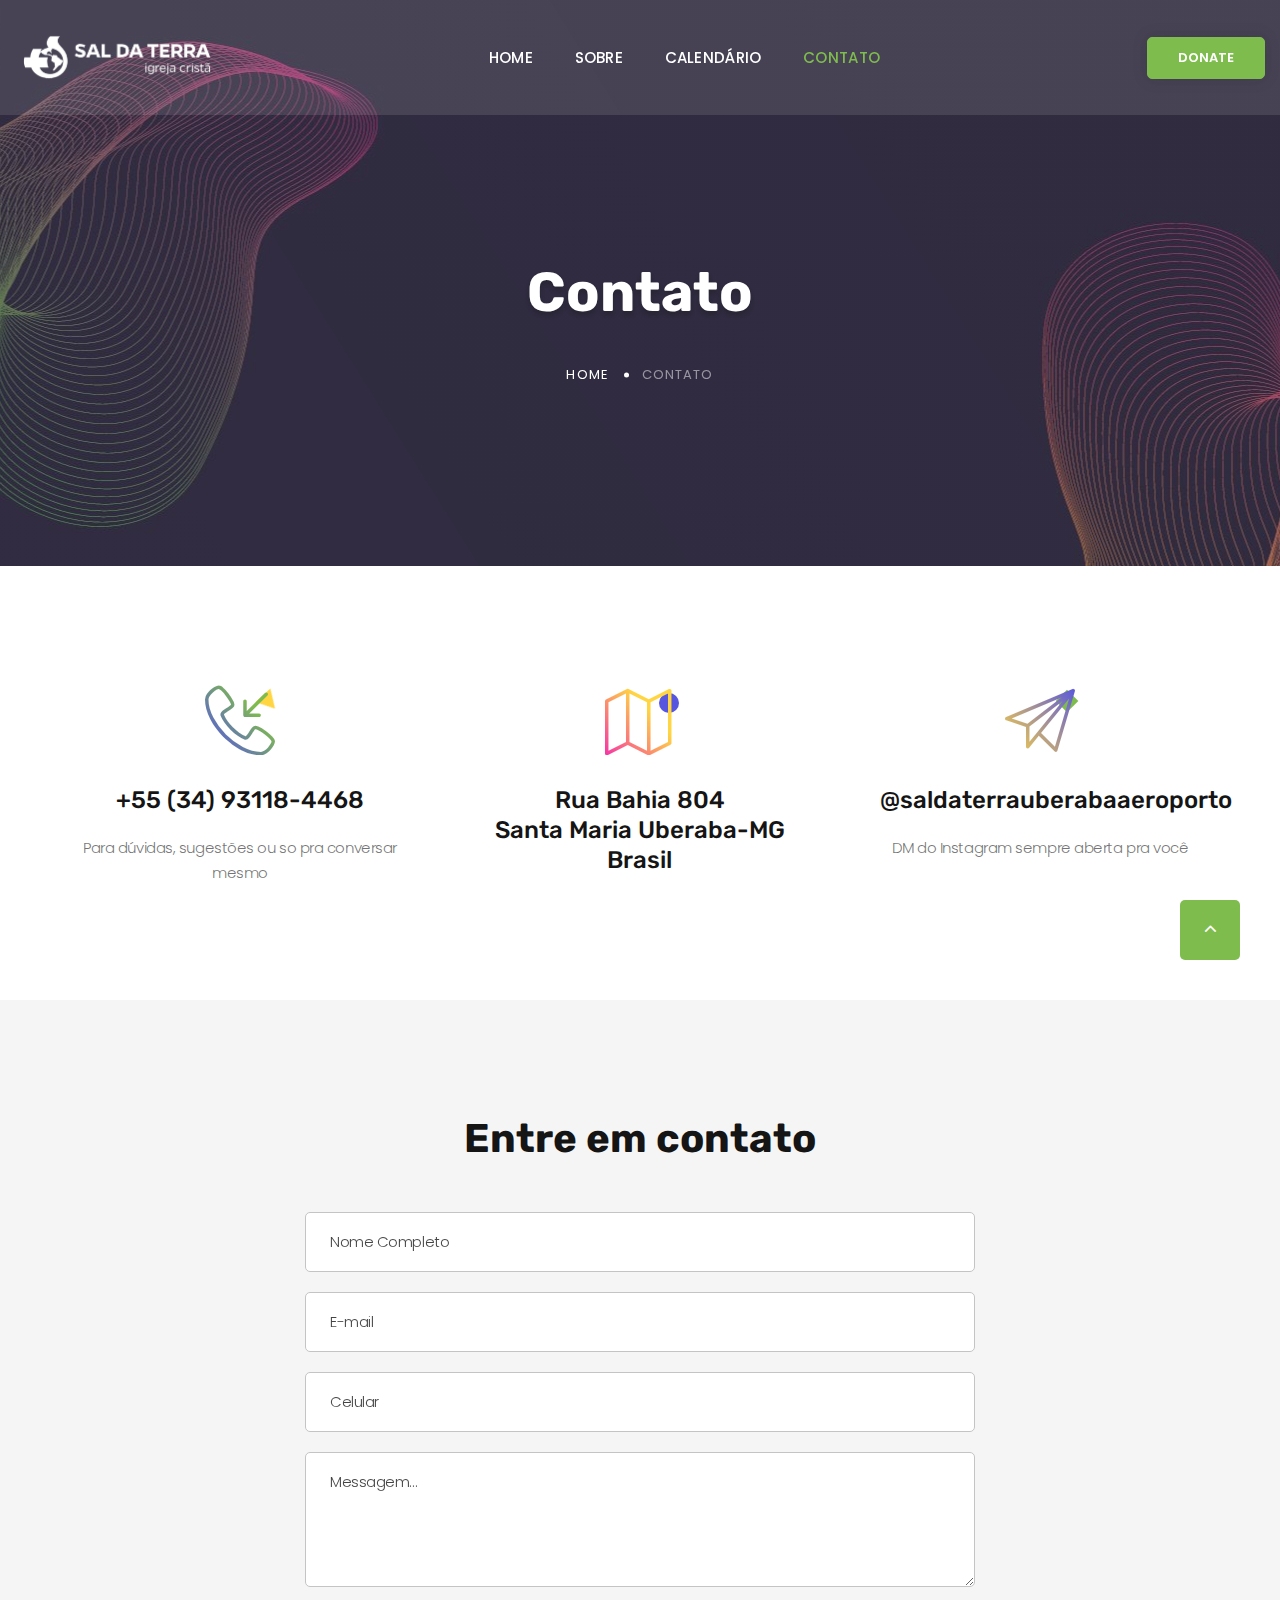
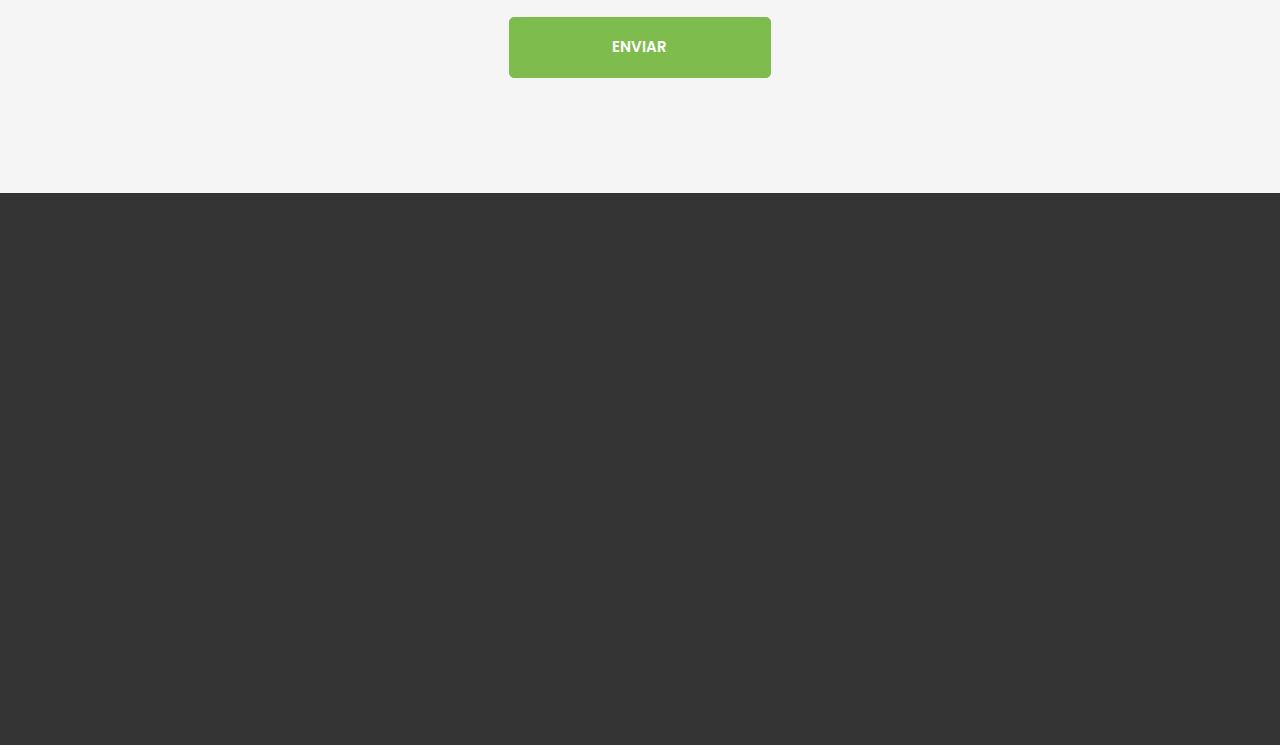
<file: contacts.html>
<!DOCTYPE html>
<html class="wide wow-animation" lang="en">
  <head>
    <title>Contacts</title>
    <meta charset="utf-8">
    <meta name="viewport" content="width=device-width, height=device-height, initial-scale=1.0">
    <meta http-equiv="X-UA-Compatible" content="IE=edge">
    <link rel="icon" href="images/favicon.png" type="image/x-icon">
    <link rel="stylesheet" type="text/css" href="//fonts.googleapis.com/css?family=Poppins:300,300i,400,500,600,700,800,900,900i%7CRoboto:400%7CRubik:100,400,700">
    <link rel="stylesheet" href="css/bootstrap.css">
    <link rel="stylesheet" href="css/fonts.css">
    <link rel="stylesheet" href="css/style.css">
    <style>.ie-panel{display: none;background: #212121;padding: 10px 0;box-shadow: 3px 3px 5px 0 rgba(0,0,0,.3);clear: both;text-align:center;position: relative;z-index: 1;} html.ie-10 .ie-panel, html.lt-ie-10 .ie-panel {display: block;}</style>
  </head>
  <body>
    <div class="ie-panel"><a href="http://windows.microsoft.com/en-US/internet-explorer/"><img src="images/ie8-panel/warning_bar_0000_us.jpg" height="42" width="820" alt="Você esta usando um navegador desatualizado. Para uma experiência de navegação mais rápida e segura, atualize gratuitamente hoje mesmo."></a></div>
    <div class="preloader">
      <div class="preloader-body">
        <div class="cssload-container">
          <div class="cssload-speeding-wheel"></div>
        </div>
        <p>Loading...</p>
      </div>
    </div>
    <div class="page">
      <!-- Page Header-->
      <header class="section page-header">
        <!-- RD Navbar-->
        <div class="rd-navbar-wrap">
          <nav class="rd-navbar rd-navbar-classic" data-layout="rd-navbar-fixed" data-sm-layout="rd-navbar-fixed" data-md-layout="rd-navbar-fixed" data-md-device-layout="rd-navbar-fixed" data-lg-layout="rd-navbar-static" data-lg-device-layout="rd-navbar-static" data-xl-layout="rd-navbar-static" data-xl-device-layout="rd-navbar-static" data-xxl-layout="rd-navbar-static" data-xxl-device-layout="rd-navbar-static" data-lg-stick-up-offset="46px" data-xl-stick-up-offset="46px" data-xxl-stick-up-offset="46px" data-lg-stick-up="true" data-xl-stick-up="true" data-xxl-stick-up="true">
            <div class="rd-navbar-main-outer">
              <div class="rd-navbar-main">
                <!-- RD Navbar Panel-->
                <div class="rd-navbar-panel">
                  <!-- RD Navbar Toggle-->
                  <button class="rd-navbar-toggle" data-rd-navbar-toggle=".rd-navbar-nav-wrap"><span></span></button>
                  <!-- RD Navbar Brand-->
                  <div class="rd-navbar-brand"><a href="index.html"><img class="brand-logo-light" src="images/logo-inverse-415x103.png" alt="" width="207" height="51"/></a></div>
                </div>
                <div class="rd-navbar-main-element">
                  <div class="rd-navbar-nav-wrap">
                    <!-- RD Navbar Nav-->
                    <ul class="rd-navbar-nav">
                      <li class="rd-nav-item"><a class="rd-nav-link" href="index.html">Home</a>
                      </li>
                      <li class="rd-nav-item"><a class="rd-nav-link" href="about-us.html">Sobre</a>
                      </li>
                      <li class="rd-nav-item"><a class="rd-nav-link" href="calendario.html">Calendário</a>
                      </li>
                      <li class="rd-nav-item active"><a class="rd-nav-link" href="contacts.html">Contato</a>
                      </li>
                    </ul><a class="button button-primary button-sm" href="https://www.catarse.me/evangelho_vamos_levar_as_boas_novas_cfde?ref=user_contributed" target="_blank">Donate</a>
                  </div>
                </div><a class="button button-primary button-sm" href="https://www.catarse.me/evangelho_vamos_levar_as_boas_novas_cfde?ref=user_contributed" target="_blank">Donate</a>
              </div>
            </div>
          </nav>
        </div>
      </header>
      <section class="parallax-container" data-parallax-img="images/bg-breadcrumbs-about.jpg">
        <div class="parallax-content breadcrumbs-custom context-dark">
          <div class="container">
            <div class="row justify-content-center">
              <div class="col-12 col-lg-9">
                <h2 class="breadcrumbs-custom-title">Contato</h2>
                <ul class="breadcrumbs-custom-path">
                  <li><a href="index.html">Home</a></li>
                  <li class="active">Contato</li>
                </ul>
              </div>
            </div>
          </div>
        </div>
      </section>
      <section class="section section-lg text-center bg-default">
        <div class="container">
          <div class="row row-50">
            <div class="col-md-6 col-lg-4">
              <div class="box-icon-classic">
                <div class="box-icon-inner decorate-triangle decorate-color-secondary"><span class="icon-xl linearicons-phone-incoming icon-gradient-1"></span></div>
                <div class="box-icon-caption">
                  <h4><a href="tel:+55 (34) 93118-4468">+55 (34) 93118-4468</a></h4>
                  <p>Para dúvidas, sugestões ou so pra conversar mesmo</p>
                </div>
              </div>
            </div>
            <div class="col-md-6 col-lg-4">
              <div class="box-icon-classic">
                <div class="box-icon-inner decorate-circle decorate-color-secondary-2"><span class="icon-xl linearicons-map2 icon-gradient-2"></span></div>
                <div class="box-icon-caption">
                  <h4><a href="https://www.google.com.br/maps/place/Sal+da+Terra+Uberaba/@-19.7617662,-47.9611212,16z/data=!4m5!3m4!1s0x0:0xbf392526967c35ce!8m2!3d-19.7617662!4d-47.9580259" target="_blank">Rua Bahia 804 <br> Santa Maria Uberaba-MG <br> Brasil</a></h4>
                </div>
              </div>
            </div>
            <div class="col-md-6 col-lg-4">
              <div class="box-icon-classic">
                <div class="box-icon-inner decorate-rectangle decorate-color-primary"><span class="icon-xl linearicons-paper-plane icon-gradient-3"></span></div>
                <div class="box-icon-caption">
                  <h4><a href="https://www.instagram.com/direct/t/340282366841710300949128327865170305580" target="_blank">@saldaterrauberabaaeroporto</a></h4>
                  <p>DM do Instagram sempre aberta pra você</p>
                </div>
              </div>
            </div>
          </div>
        </div>
      </section>
      <!-- Contact us-->
      <section class="section section-lg bg-gray-1 text-center">
        <div class="container">
          <div class="row justify-content-md-center">
            <div class="col-md-9 col-lg-7">
              <h3>Entre em contato</h3>
              <!-- RD Mailform-->
              <form class="rd-form rd-mailform" data-form-output="form-output-global" data-form-type="contact" method="post" action="bat/rd-mailform.php">
                <div class="form-wrap">
                  <input class="form-input" id="contact-name" type="text" name="name" data-constraints="@Required">
                  <label class="form-label" for="contact-name">Nome Completo</label>
                </div>
                <div class="form-wrap">
                  <input class="form-input" id="contact-email" type="email" name="email" data-constraints="@Email @Required">
                  <label class="form-label" for="contact-email">E-mail</label>
                </div>
                <div class="form-wrap">
                  <input class="form-input" id="contact-phone" type="text" name="phone" data-constraints="@Numeric">
                  <label class="form-label" for="contact-phone">Celular</label>
                </div>
                <div class="form-wrap">
                  <label class="form-label" for="contact-message"> Messagem...</label>
                  <textarea class="form-input" id="contact-message" name="message" data-constraints="@Required"></textarea>
                </div>
                <div class="row justify-content-center">
                  <div class="col-12 col-sm-7 col-lg-5">
                    <button class="button button-block button-lg button-primary" type="submit">Enviar</button>
                  </div>
                </div>
              </form>
            </div>
          </div>
        </div>
      </section>
      <!-- Page Footer-->
      <footer class="section footer-minimal context-dark">
        <div class="container wow-outer">
          <div class="wow fadeIn">
            <div class="row row-50 row-lg-60">
              <div class="col-12"><a href="index.html"><img src="images/logo-inverse-415x103.png" alt="" width="207" height="51"/></a></div>
              <div class="col-12">
                <ul class="footer-minimal-nav">
                  <li><a href="about-us.html">Sobre</a></li>
                  <li><a href="https://saldaterra.org.br/" target="_blank">Ministério</a></li>
                  <li><a href="#">Fotos</a></li>
                  <li><a href="calendario.html">Calendário</a></li>
                  <li><a href="contacts.html">Contato</a></li>
                </ul>
              </div>
              <div class="col-12">
                <ul class="social-list">
                  <li><a class="icon icon-sm icon-circle icon-circle-md icon-bg-white fa-facebook" href="https://www.facebook.com/saldaterra.uberaba" target="_blank"></a></li>
                  <li><a class="icon icon-sm icon-circle icon-circle-md icon-bg-white fa-instagram" href="https://www.instagram.com/saldaterrauberabaaeroporto/" target="_blank"></a></li>
                  <li class="social-list-1"><a class="icon icon-sm icon-circle icon-circle-md icon-bg-white fa-twitter" href="#"></a></li>
                  <li><a class="icon icon-sm icon-circle icon-circle-md icon-bg-white fa-youtube-play" href="https://www.youtube.com/@ConhecasuaBibliaConhecasuaFe" target="_blank"></a></li>
                  <li class="social-list-1"><a class="icon icon-sm icon-circle icon-circle-md icon-bg-white fa-pinterest-p" href="#"></a></li>
                </ul>
              </div>
            </div>
            <p class="rights"><span>&copy;&nbsp;</span><span class="copyright-year"></span><span>&nbsp;</span><span>Helper</span><span>.&nbsp;</span><span>All Rights Reserved.</span><span>&nbsp;</span>Design&nbsp;by&nbsp;<a href="https://www.templatemonster.com/" target="_blank">Templatemonster</a></p>
          </div>
        </div>
      </footer>
    </div>
    <div class="snackbars" id="form-output-global"></div>
    <script src="js/core.min.js"></script>
    <script src="js/script.js"></script>
  </body>
</html>
</file>
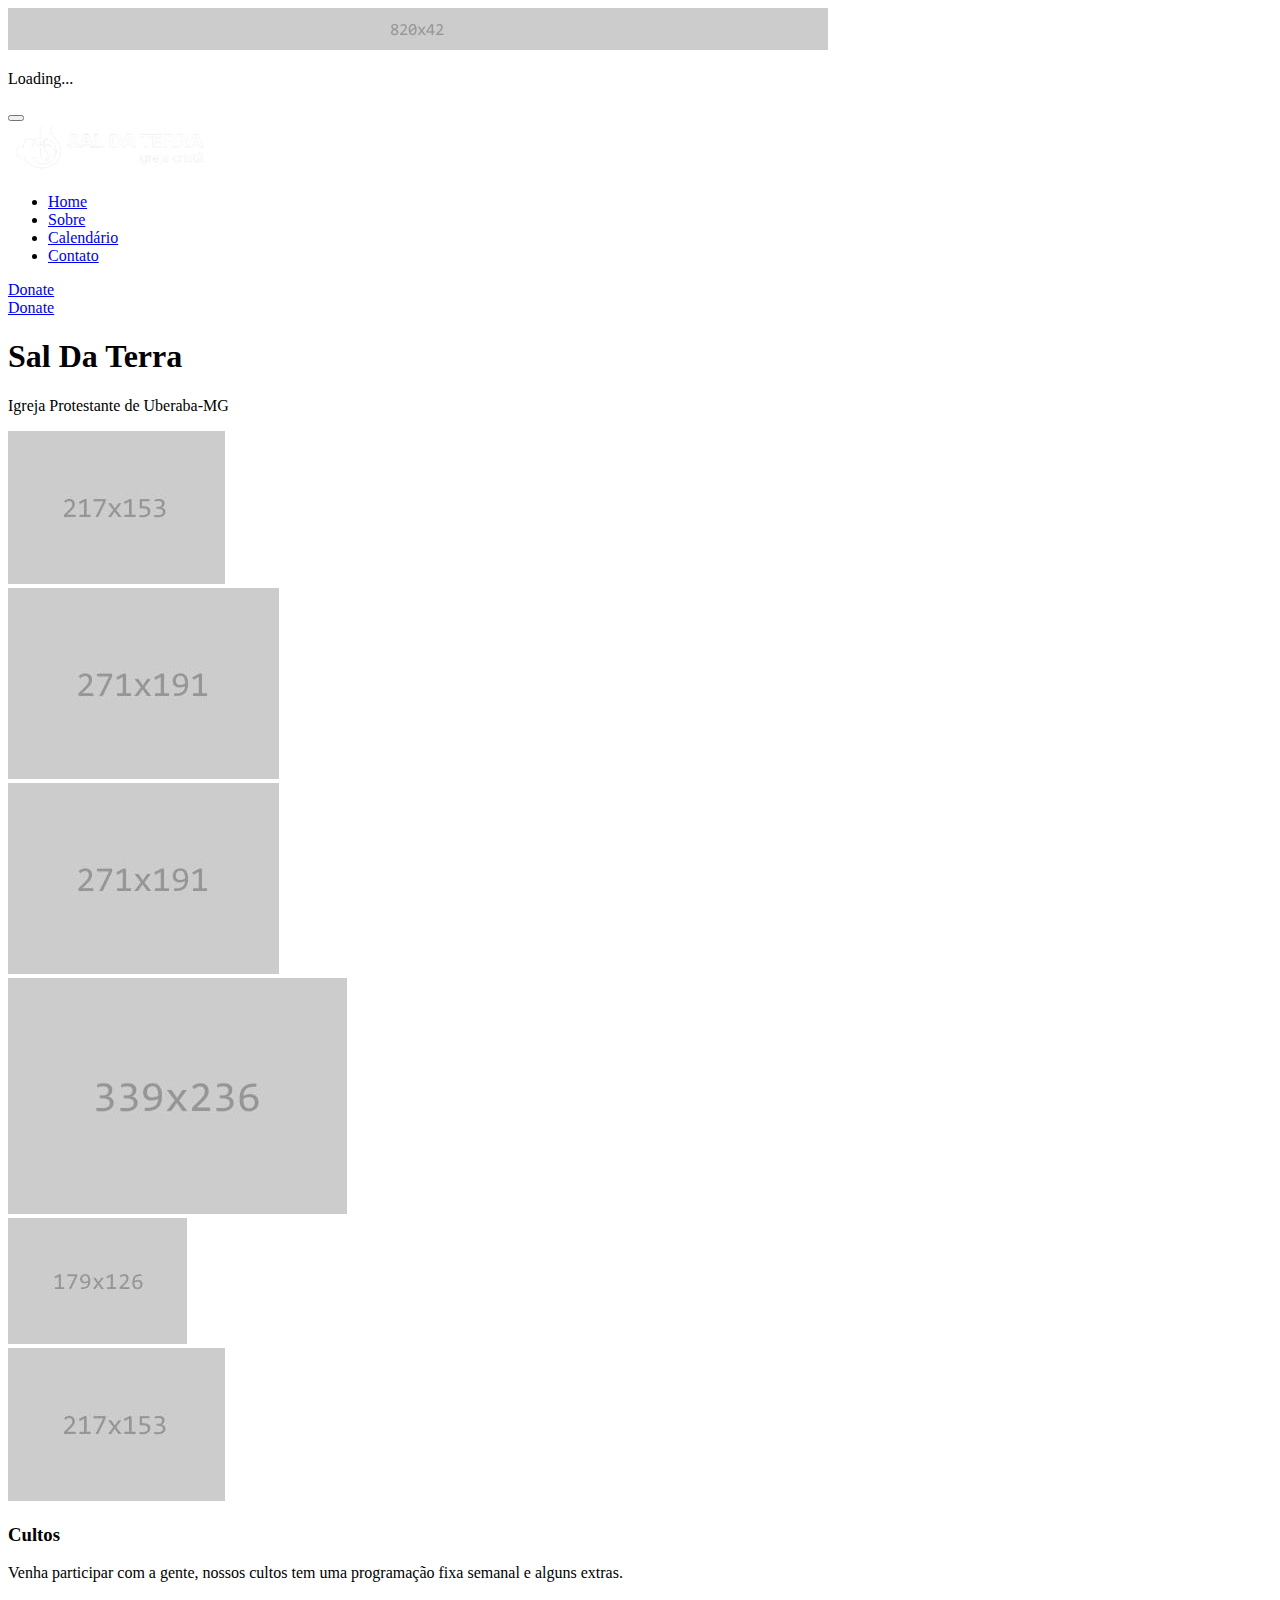
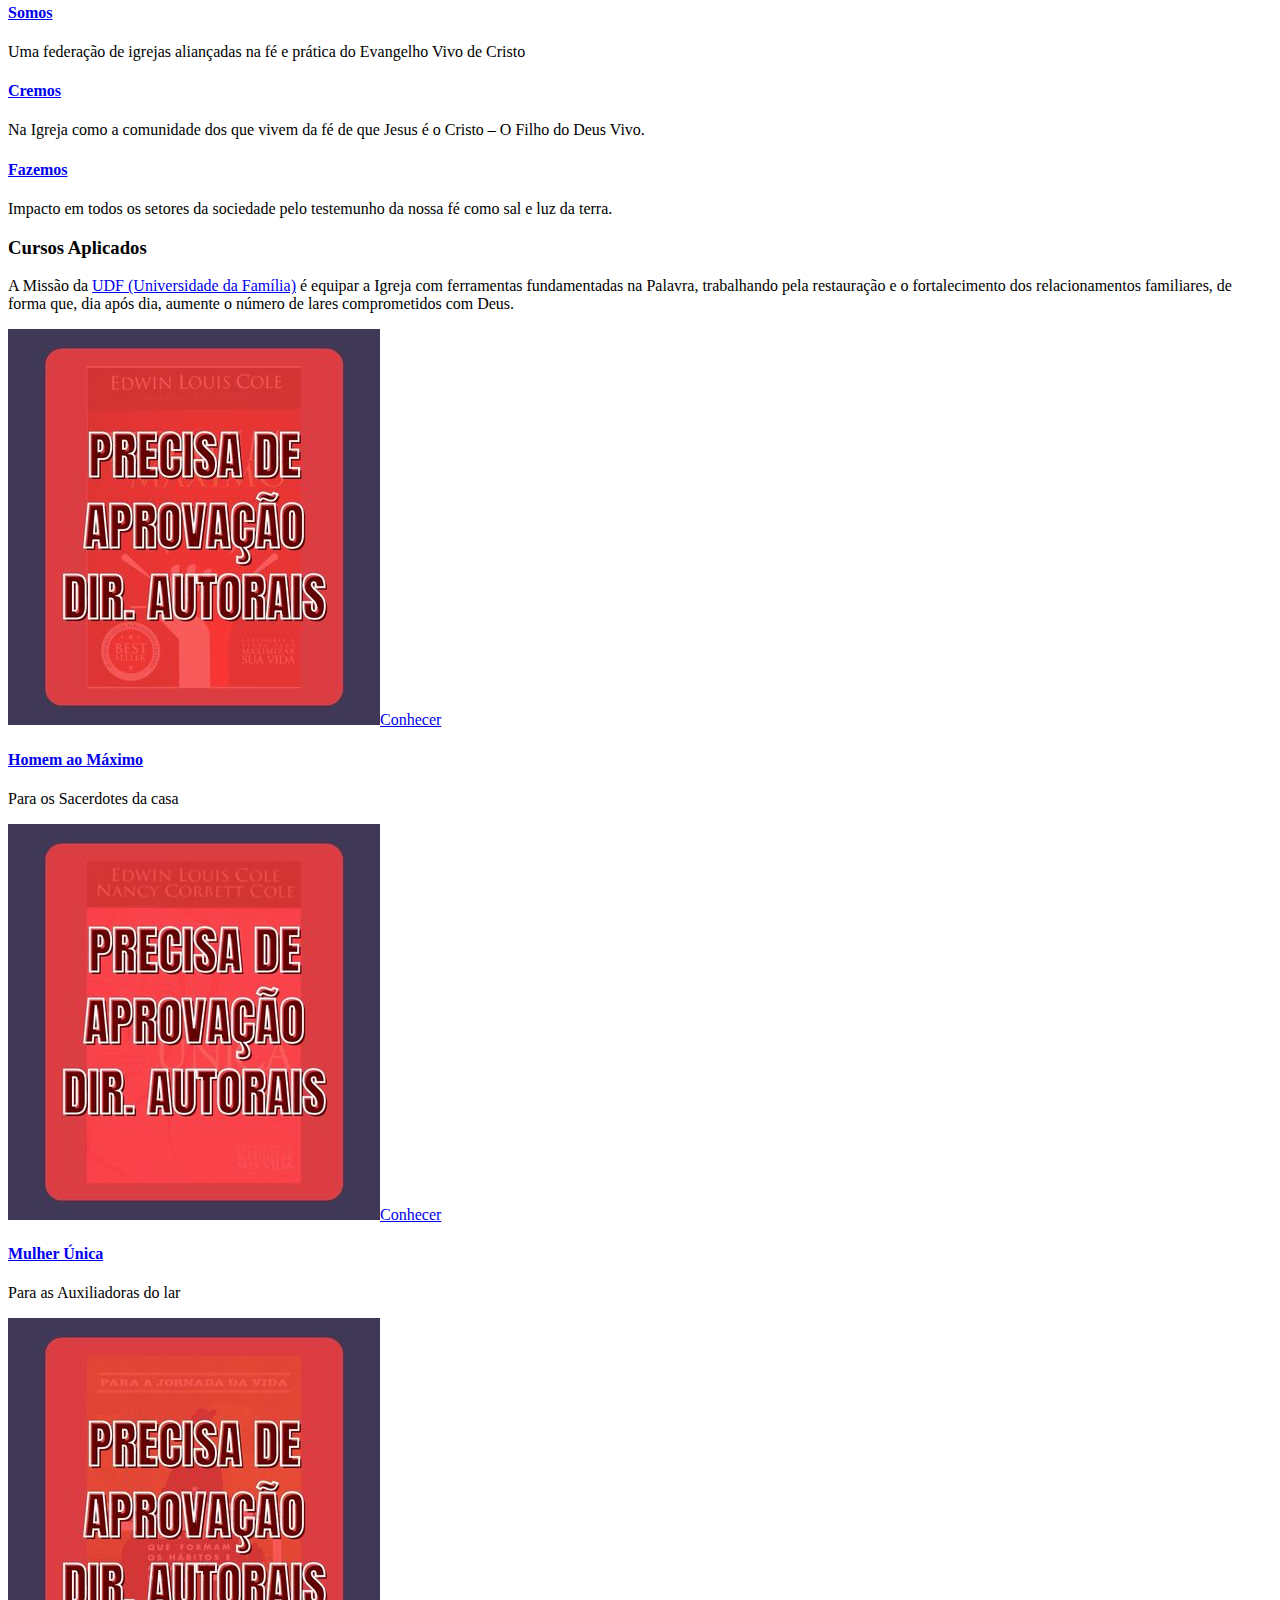
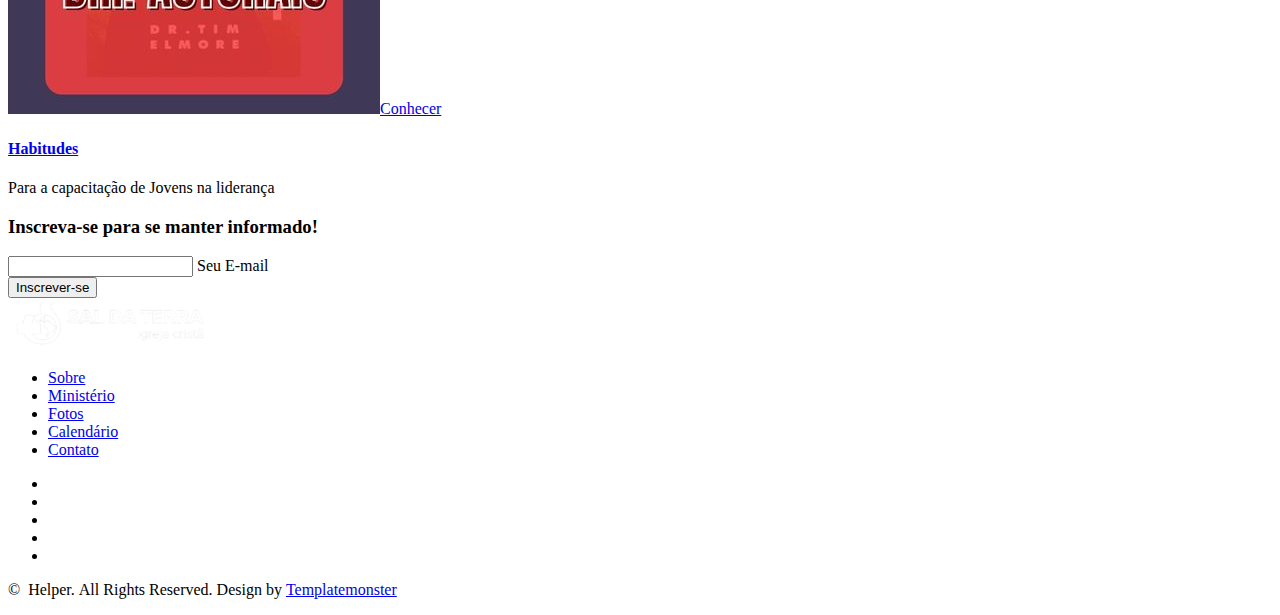
<file: teste.html>
<!DOCTYPE html>
<html lang="en">
<head>
    <meta charset="UTF-8">
    <meta http-equiv="X-UA-Compatible" content="IE=edge">
    <meta name="viewport" content="width=device-width, initial-scale=1.0">
    <title>Sal Da Terra Uberaba</title>
</head>
<body>
    <div class="ie-panel"><a href="http://windows.microsoft.com/en-US/internet-explorer/"><img src="images/ie8-panel/warning_bar_0000_us.jpg" height="42" width="820" alt="You are using an outdated browser. For a faster, safer browsing experience, upgrade for free today."></a></div>
    <div class="preloader">
      <div class="preloader-body">
        <div class="cssload-container">
          <div class="cssload-speeding-wheel"></div>
        </div>
        <p>Loading...</p>
      </div>
    </div>
    <div class="page">
      <!-- Page Header-->
      <header class="section page-header">
        <!-- RD Navbar-->
        <div class="rd-navbar-wrap">
          <nav class="rd-navbar rd-navbar-classic" data-layout="rd-navbar-fixed" data-sm-layout="rd-navbar-fixed" data-md-layout="rd-navbar-fixed" data-md-device-layout="rd-navbar-fixed" data-lg-layout="rd-navbar-static" data-lg-device-layout="rd-navbar-static" data-xl-layout="rd-navbar-static" data-xl-device-layout="rd-navbar-static" data-xxl-layout="rd-navbar-static" data-xxl-device-layout="rd-navbar-static" data-lg-stick-up-offset="46px" data-xl-stick-up-offset="46px" data-xxl-stick-up-offset="46px" data-lg-stick-up="true" data-xl-stick-up="true" data-xxl-stick-up="true">
            <div class="rd-navbar-main-outer">
              <div class="rd-navbar-main">
                <!-- RD Navbar Panel-->
                <div class="rd-navbar-panel">
                  <!-- RD Navbar Toggle-->
                  <button class="rd-navbar-toggle" data-rd-navbar-toggle=".rd-navbar-nav-wrap"><span></span></button>
                  <!-- RD Navbar Brand-->
                  <div class="rd-navbar-brand"><a href="index.html"><img class="brand-logo-light" src="images/logo-inverse-415x103.png" alt="" width="207" height="51"/></a></div>
                </div>
                <div class="rd-navbar-main-element">
                  <div class="rd-navbar-nav-wrap">
                    <!-- RD Navbar Nav-->
                    <ul class="rd-navbar-nav">
                      <li class="rd-nav-item active"><a class="rd-nav-link" href="index.html">Home</a>
                      </li>
                      <li class="rd-nav-item"><a class="rd-nav-link" href="about-us.html">Sobre</a>
                      </li>
                      <li class="rd-nav-item"><a class="rd-nav-link" href="calendario.html">Calendário</a>
                      </li>
                      <li class="rd-nav-item"><a class="rd-nav-link" href="contacts.html">Contato</a>
                      </li>
                    </ul><a class="button button-primary button-sm" href="https://www.catarse.me/evangelho_vamos_levar_as_boas_novas_cfde?ref=user_contributed" target="_blank">Donate</a>
                  </div>
                </div><a class="button button-primary button-sm" href="https://www.catarse.me/evangelho_vamos_levar_as_boas_novas_cfde?ref=user_contributed" target="_blank">Donate</a>
              </div>
            </div>
          </nav>
        </div>
      </header>
      <!-- Swiper-->
      <section class="section section-lg section-main-bunner section-main-bunner-filter">
        <div class="main-bunner-img" style="background-image: url(&quot;images/bg-bunner-2.jpg&quot;); background-size: cover;"></div>
        <div class="main-bunner-inner">
          <div class="container">
            <div class="row row-50 justify-content-lg-center align-items-lg-center">
              <div class="col-lg-12">
                <div class="bunner-content-modern text-center">
                  <h1 class="main-bunner-title">Sal Da Terra</h1>
                  <p>Igreja Protestante de Uberaba-MG</p>
                </div>
              </div>
            </div>
          </div>
        </div>
      </section>
      <section class="section section-xl">
        <div class="container">
          <div class="row row-50 justify-content-lg-between align-items-lg-center">
            <div class="col-lg-6">
              <div class="box-img-animate">
                <div class="box-img-animate-item" data-parallax-scroll="{&quot;y&quot;: 0, &quot;x&quot;: 140,  &quot;smoothness&quot;: 50 }"><img src="images/animate-img-1.jpg" alt=""></div>
                <div class="box-img-animate-item" data-parallax-scroll="{&quot;y&quot;: 150, &quot;x&quot;: 0,  &quot;smoothness&quot;: 50 }"><img src="images/animate-img-2.jpg" alt=""></div>
                <div class="box-img-animate-item" data-parallax-scroll="{&quot;y&quot;:70, &quot;x&quot;: -250,  &quot;smoothness&quot;: 50 }"><img src="images/animate-img-3.jpg" alt=""></div>
                <div class="box-img-animate-item" data-parallax-scroll="{&quot;y&quot;:20, &quot;x&quot;: 20,  &quot;smoothness&quot;: 50 }"><img src="images/animate-img-4.jpg" alt=""></div>
                <div class="box-img-animate-item" data-parallax-scroll="{&quot;y&quot;:60, &quot;x&quot;: 70,  &quot;smoothness&quot;: 50 }"><img src="images/animate-img-5.jpg" alt=""></div>
                <div class="box-img-animate-item" data-parallax-scroll="{&quot;y&quot;:0, &quot;x&quot;: 140,  &quot;smoothness&quot;: 50 }"><img src="images/animate-img-6.jpg" alt=""></div>
              </div>
            </div>
            <div class="col-lg-6 col-xl-5">
              <div class="innset-xl-left-70">
                <h3>Cultos</h3>
                <p class="text-opacity-80">Venha participar com a gente, nossos cultos tem uma programação fixa semanal e alguns extras.</p>
                <div class="row row-50">
                  <div class="col-md-6 col-lg-12">
                    <div class="box-icon-modern">
                      <div class="box-icon-inner decorate-triangle"><span class="icon-xl linearicons-users2 icon-primary"></span></div>
                      <div class="box-icon-caption">
                        <h4><a href="#">Somos</a></h4>
                        <p>Uma federação de igrejas aliançadas na fé e prática do Evangelho Vivo de Cristo</p>
                      </div>
                    </div>
                  </div>
                  <div class="col-md-6 col-lg-12">
                    <div class="box-icon-modern">
                      <div class="box-icon-inner decorate-circle"><span class="icon-xl linearicons-bookmark icon-primary"></span></div>
                      <div class="box-icon-caption">
                        <h4><a href="#">Cremos</a></h4>
                        <p>Na Igreja como a comunidade dos que vivem da fé de que Jesus é o Cristo – O Filho do Deus Vivo.</p>
                      </div>
                    </div>
                  </div>
                  <div class="col-md-6 col-lg-12">
                    <div class="box-icon-modern">
                      <div class="box-icon-inner decorate-rectangle"><span class="icon-xl linearicons-earth icon-primary"></span></div>
                      <div class="box-icon-caption">
                        <h4><a href="#">Fazemos</a></h4>
                        <p>Impacto em todos os setores da sociedade pelo testemunho da nossa fé como sal e luz da terra.</p>
                      </div>
                    </div>
                  </div>
                </div>
              </div>
            </div>
          </div>
        </div>
      </section>
      <section class="section section-lg bg-gray-1">
        <div class="container">
          <div class="row justify-content-center text-center">
            <div class="col-md-9 col-lg-7 wow-outer">
              <div class="wow slideInDown">
                <h3>Cursos Aplicados</h3>
                <p>A Missão da <a href="https://www.udf.org.br" target="_blank">UDF (Universidade da Família)</a> é equipar a Igreja com ferramentas fundamentadas na Palavra, trabalhando pela restauração e o fortalecimento dos relacionamentos familiares, de forma que, dia após dia, aumente o número de lares comprometidos com Deus.</p>
              </div>
            </div>
          </div>
          <div class="row row-50">
            <div class="col-md-6 col-lg-4 wow-outer">
              <div class="wow fadeInUp">
                <article class="box-causes">
                  <div class="box-causes-img"><img src="images/causes-01-372x396.jpg" alt="" width="372" height="396"/><a class="button button-sm button-primary" href="#">Conhecer</a>
                  </div>
                  <h4 class="font-weight-medium"><a href="#">Homem ao Máximo</a></h4>
                  <p class="box-causes-donate">Para os <span class="box-causes-donate-complete">Sacerdotes</span> da casa
                  </p>
                </article>
              </div>
            </div>
            <div class="col-md-6 col-lg-4 wow-outer">
              <div class="wow fadeInUp">
                <article class="box-causes">
                  <div class="box-causes-img"><img src="images/causes-02-372x396.jpg" alt="" width="372" height="396"/><a class="button button-sm button-primary" href="#">Conhecer</a>
                  </div>
                  <h4 class="font-weight-medium"><a href="#">Mulher Única</a></h4>
                  <p class="box-causes-donate">Para as <span class="box-causes-donate-complete">Auxiliadoras</span> do lar
                  </p>
                </article>
              </div>
            </div>
            <div class="col-md-6 col-lg-4 wow-outer">
              <div class="wow fadeInUp">
                <article class="box-causes">
                  <div class="box-causes-img"><img src="images/causes-03-372x396.jpg" alt="" width="372" height="396"/><a class="button button-sm button-primary" href="#">Conhecer</a>
                  </div>
                  <h4 class="font-weight-medium"><a href="#">Habitudes</a></h4>
                  <p class="box-causes-donate">Para a <span class="box-causes-donate-complete">capacitação</span> de Jovens na liderança
                  </p>
                </article>
              </div>
            </div>
          </div>
        </div>
      </section>
      <section class="parallax-container bg-gray-600" data-parallax-img="images/parallax-img-2.jpg">
        <div class="parallax-content section-xxl text-center">
          <div class="container">
            <div class="row justify-content-md-center">
              <div class="col-md-9 col-lg-8 col-xl-8 wow-outer">
                <div class="innset-xl-right-30 innset-xl-left-30">
                  <div class="wow slideInDown">
                    <h3>Inscreva-se para se manter informado!</h3>
                    <form class="rd-form rd-mailform rd-form-inline" data-form-output="form-output-global" data-form-type="subscribe" method="post" action="bat/rd-mailform.php">
                      <div class="form-wrap">
                        <input class="form-input" id="subscribe-form-email" type="email" name="email" data-constraints="@Email @Required">
                        <label class="form-label" for="subscribe-form-email">Seu E-mail</label>
                      </div>
                      <div class="form-button">
                        <button class="button button-primary button-lg" type="submit">Inscrever-se</button>
                      </div>
                    </form>
                  </div>
                </div>
              </div>
            </div>
          </div>
        </div>
      </section>
      <!-- Page Footer-->
      <footer class="section footer-minimal context-dark">
        <div class="container wow-outer">
          <div class="wow fadeIn">
            <div class="row row-50 row-lg-60">
              <div class="col-12"><a href="index.html"><img src="images/logo-inverse-415x103.png" alt="" width="207" height="51"/></a></div>
              <div class="col-12">
                <ul class="footer-minimal-nav">
                  <li><a href="about-us.html">Sobre</a></li>
                  <li><a href="https://saldaterra.org.br/" target="_blank">Ministério</a></li>
                  <li><a href="#">Fotos</a></li>
                  <li><a href="calendario.html">Calendário</a></li>
                  <li><a href="contacts.html">Contato</a></li>
                </ul>
              </div>
              <div class="col-12">
                <ul class="social-list">
                  <li><a class="icon icon-sm icon-circle icon-circle-md icon-bg-white fa-facebook" href="https://www.facebook.com/saldaterra.uberaba" target="_blank"></a></li>
                  <li><a class="icon icon-sm icon-circle icon-circle-md icon-bg-white fa-instagram" href="https://www.instagram.com/saldaterrauberabaaeroporto/" target="_blank"></a></li>
                  <li class="social-list-1"><a class="icon icon-sm icon-circle icon-circle-md icon-bg-white fa-twitter" href="#"></a></li>
                  <li><a class="icon icon-sm icon-circle icon-circle-md icon-bg-white fa-youtube-play" href="https://www.youtube.com/@ConhecasuaBibliaConhecasuaFe" target="_blank"></a></li>
                  <li class="social-list-1"><a class="icon icon-sm icon-circle icon-circle-md icon-bg-white fa-pinterest-p" href="#"></a></li>
                </ul>
              </div>
            </div>
            <p class="rights"><span>&copy;&nbsp;</span><span class="copyright-year"></span><span>&nbsp;</span><span>Helper</span><span>.&nbsp;</span><span>All Rights Reserved.</span><span>&nbsp;</span>Design&nbsp;by&nbsp;<a href="https://www.templatemonster.com/" target="_blank">Templatemonster</a></p>
          </div>
        </div>
      </footer>
    </div>
    <div class="snackbars" id="form-output-global"></div>
    <!-- coded by ragnar-->
  </body>
</html>
</file>
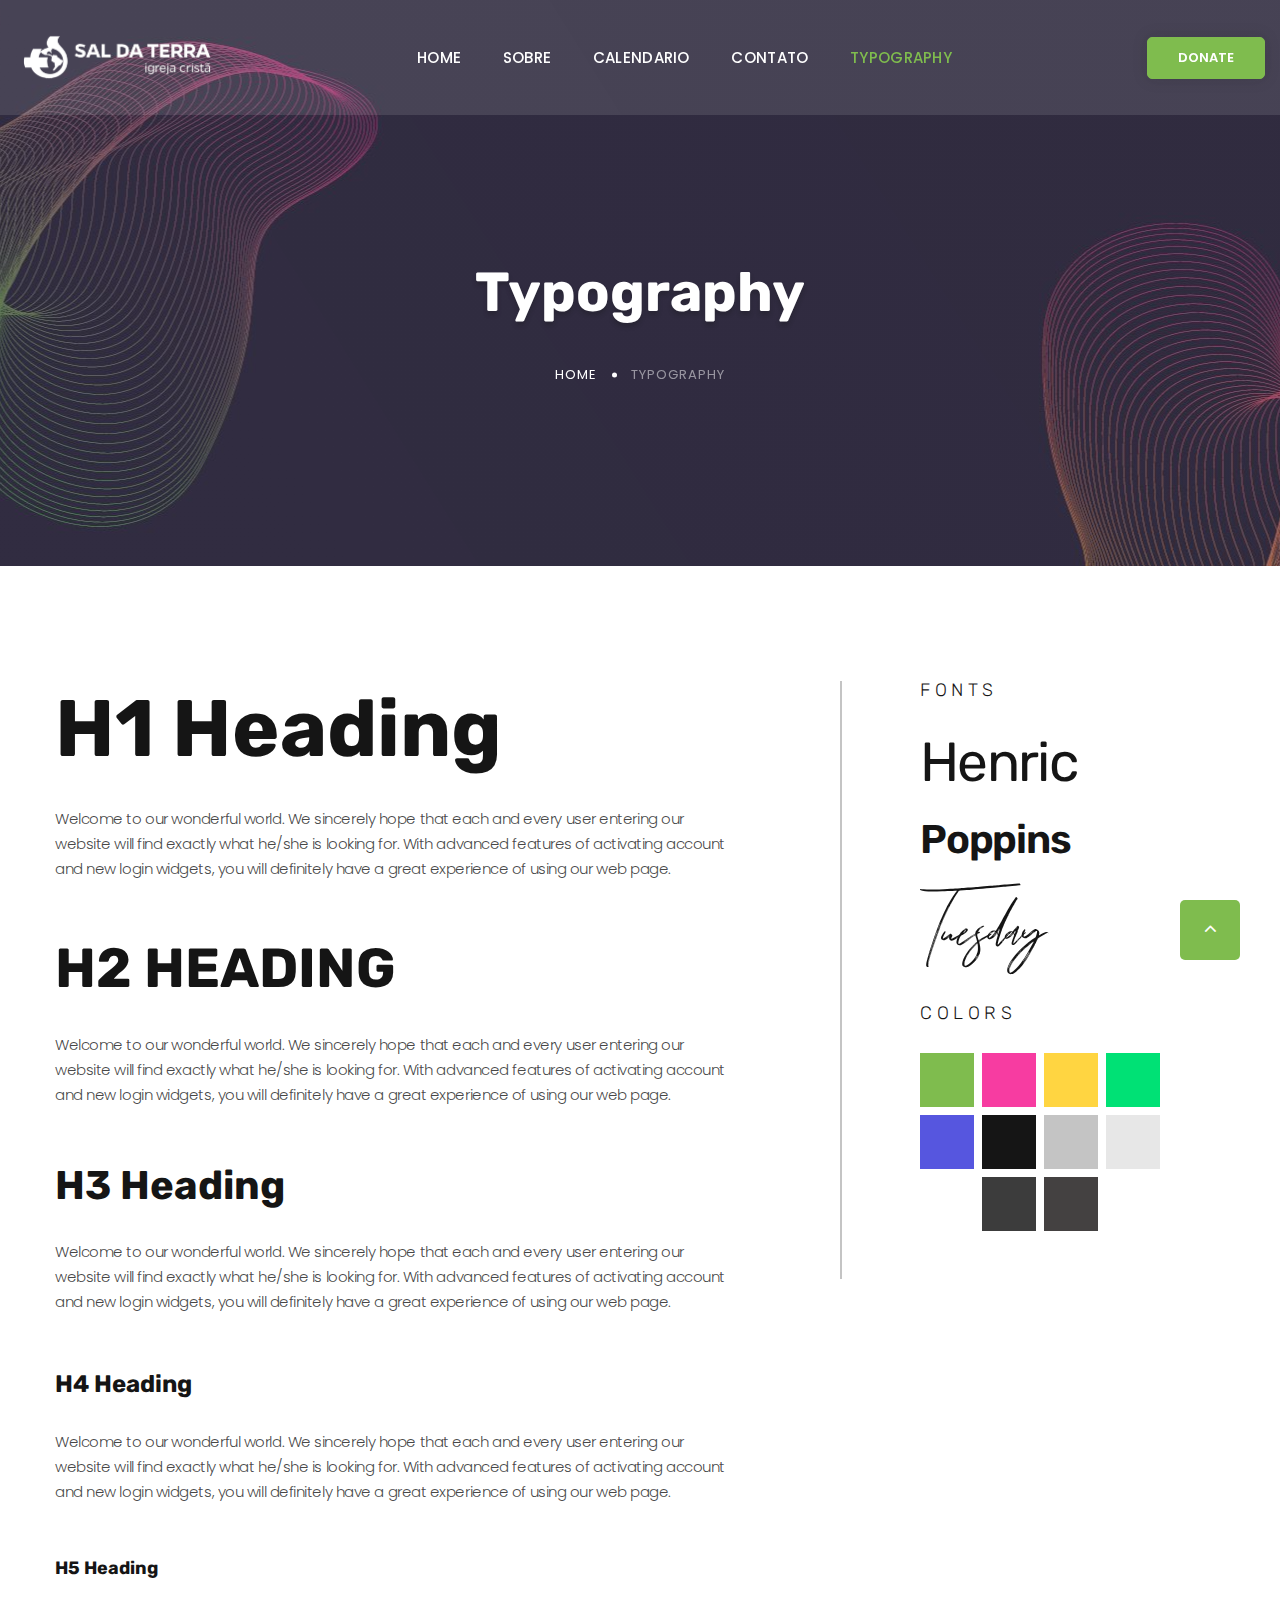
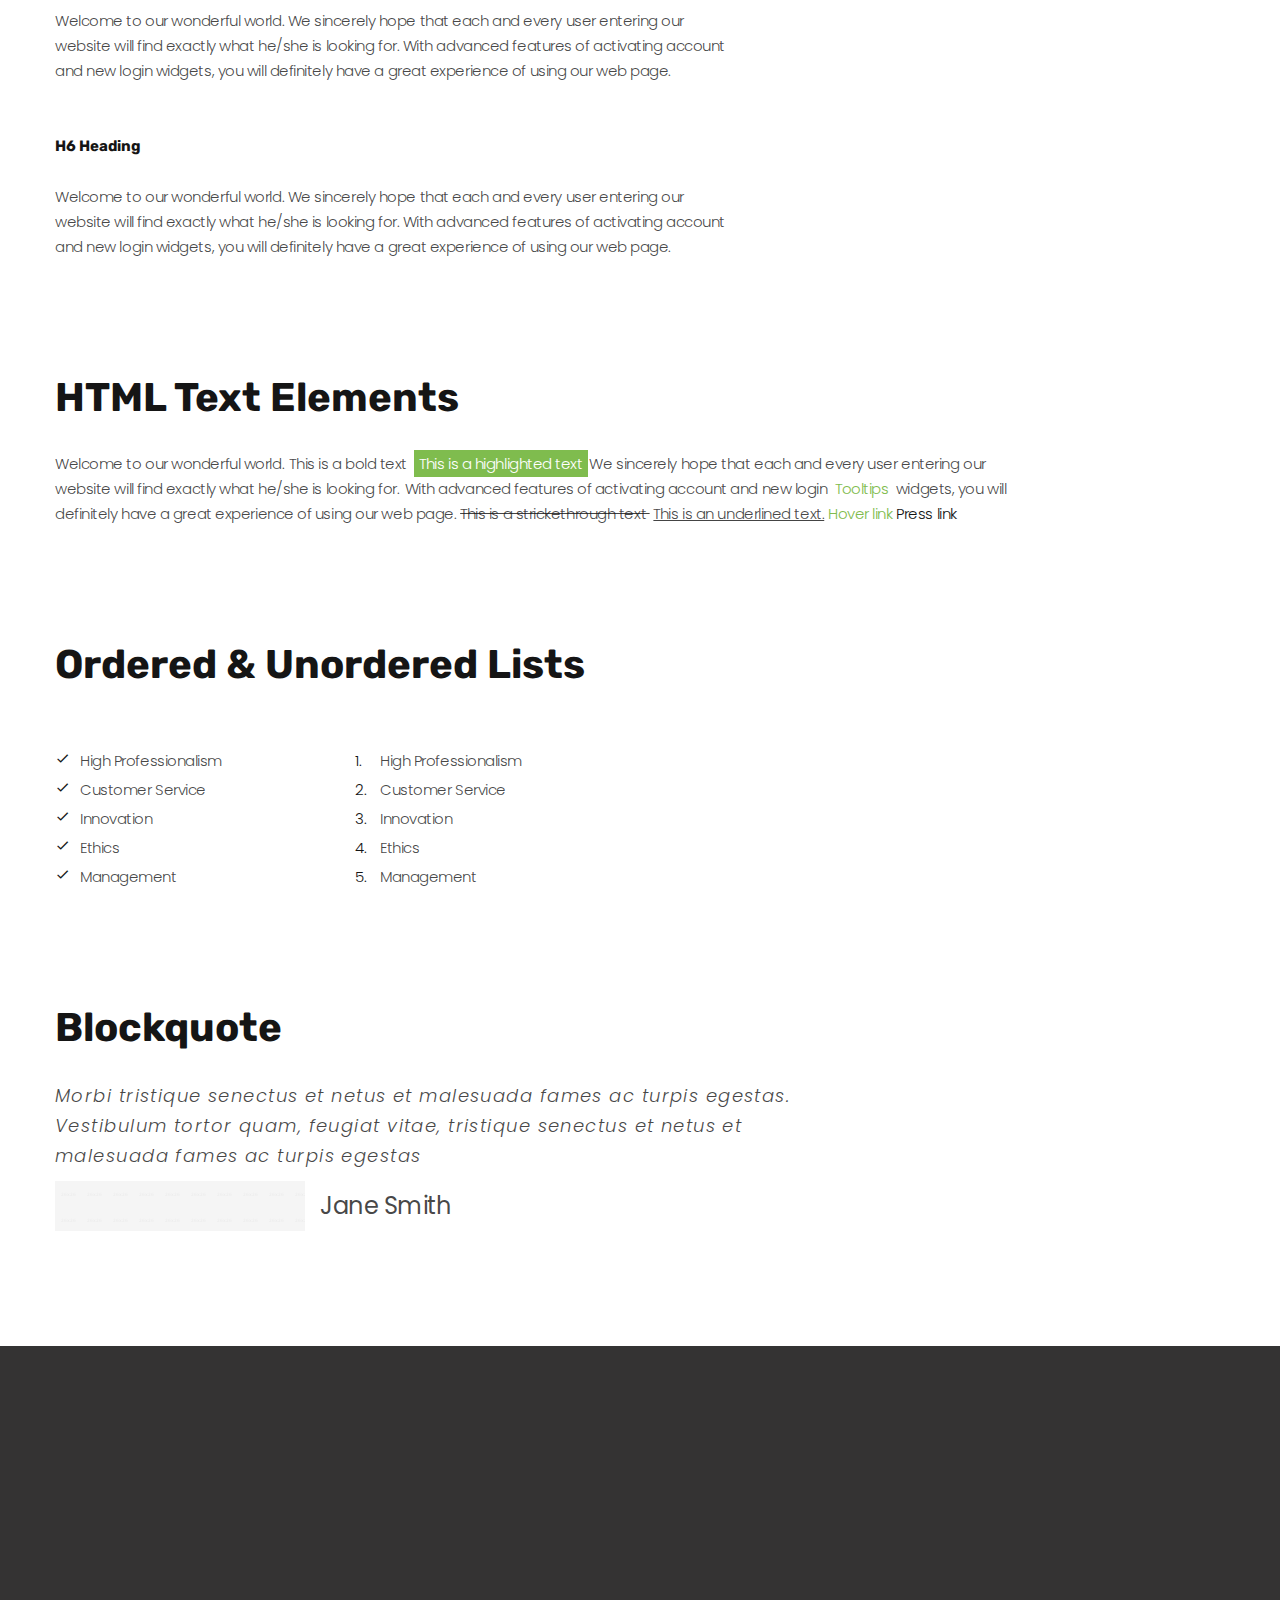
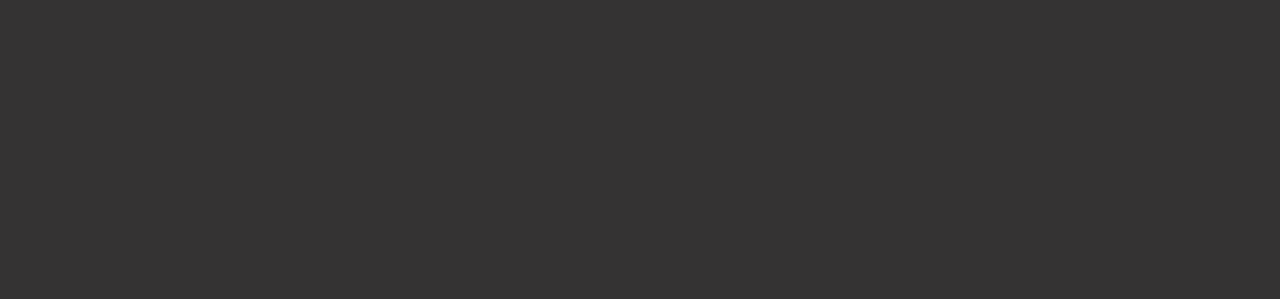
<file: typography.html>
<!DOCTYPE html>
<html class="wide wow-animation" lang="pt-br">
  <head>
    <title>Typography</title>
    <meta charset="utf-8">
    <meta name="viewport" content="width=device-width, height=device-height, initial-scale=1.0">
    <meta http-equiv="X-UA-Compatible" content="IE=edge">
    <link rel="icon" href="images/favicon.png" type="image/x-icon">
    <link rel="stylesheet" type="text/css" href="//fonts.googleapis.com/css?family=Poppins:300,300i,400,500,600,700,800,900,900i%7CRoboto:400%7CRubik:100,400,700">
    <link rel="stylesheet" href="css/bootstrap.css">
    <link rel="stylesheet" href="css/fonts.css">
    <link rel="stylesheet" href="css/style.css">
    <style>.ie-panel{display: none;background: #212121;padding: 10px 0;box-shadow: 3px 3px 5px 0 rgba(0,0,0,.3);clear: both;text-align:center;position: relative;z-index: 1;} html.ie-10 .ie-panel, html.lt-ie-10 .ie-panel {display: block;}</style>
  </head>
  <body>
    <div class="preloader">
      <div class="preloader-body">
        <div class="cssload-container">
          <div class="cssload-speeding-wheel"></div>
        </div>
        <p>Loading...</p>
      </div>
    </div>
    <div class="page">
      <!-- Page Header-->
      <header class="section page-header">
        <!-- RD Navbar-->
        <div class="rd-navbar-wrap">
          <nav class="rd-navbar rd-navbar-classic" data-layout="rd-navbar-fixed" data-sm-layout="rd-navbar-fixed" data-md-layout="rd-navbar-fixed" data-md-device-layout="rd-navbar-fixed" data-lg-layout="rd-navbar-static" data-lg-device-layout="rd-navbar-static" data-xl-layout="rd-navbar-static" data-xl-device-layout="rd-navbar-static" data-xxl-layout="rd-navbar-static" data-xxl-device-layout="rd-navbar-static" data-lg-stick-up-offset="46px" data-xl-stick-up-offset="46px" data-xxl-stick-up-offset="46px" data-lg-stick-up="true" data-xl-stick-up="true" data-xxl-stick-up="true">
            <div class="rd-navbar-main-outer">
              <div class="rd-navbar-main">
                <!-- RD Navbar Panel-->
                <div class="rd-navbar-panel">
                  <!-- RD Navbar Toggle-->
                  <button class="rd-navbar-toggle" data-rd-navbar-toggle=".rd-navbar-nav-wrap"><span></span></button>
                  <!-- RD Navbar Brand-->
                  <div class="rd-navbar-brand"><a href="index.html"><img class="brand-logo-light" src="images/logo-inverse-415x103.png" alt="" width="207" height="51"/></a></div>
                </div>
                <div class="rd-navbar-main-element">
                  <div class="rd-navbar-nav-wrap">
                    <!-- RD Navbar Nav-->
                    <ul class="rd-navbar-nav">
                      <li class="rd-nav-item"><a class="rd-nav-link" href="index.html">Home</a>
                      </li>
                      <li class="rd-nav-item"><a class="rd-nav-link" href="about-us.html">Sobre</a>
                      </li>
                      <li class="rd-nav-item"><a class="rd-nav-link" href="calendario.html">Calendario</a>
                      </li>                      
                      <li class="rd-nav-item"><a class="rd-nav-link" href="contacts.html">Contato</a>
                      </li>
                      <li class="rd-nav-item active"><a class="rd-nav-link" href="typography.html">Typography</a>
                      </li>
                    </ul><a class="button button-primary button-sm" href="https://www.catarse.me/evangelho_vamos_levar_as_boas_novas_cfde?ref=user_contributed" target="_blank">Donate</a>
                  </div>
                </div><a class="button button-primary button-sm" href="https://www.catarse.me/evangelho_vamos_levar_as_boas_novas_cfde?ref=user_contributed" target="_blank">Donate</a>
              </div>
            </div>
          </nav>
        </div>
      </header>
      <section class="parallax-container" data-parallax-img="images/bg-breadcrumbs-about.jpg">
        <div class="parallax-content breadcrumbs-custom context-dark">
          <div class="container">
            <div class="row justify-content-center">
              <div class="col-12 col-lg-9">
                <h2 class="breadcrumbs-custom-title">Typography</h2>
                <ul class="breadcrumbs-custom-path">
                  <li><a href="index.html">Home</a></li>
                  <li class="active">Typography</li>
                </ul>
              </div>
            </div>
          </div>
        </div>
      </section>
      <!-- Base typography -->
      <section class="section section-lg bg-default">
        <div class="container">
          <div class="row row-50 flex-lg-row-reverse justify-content-xl-between">
            <div class="col-xl-4">
              <div class="block-bordered-left">
                <div class="row row-40">
                  <div class="col-sm-6 col-xl-12">
                    <h5 class="thin-title">Fonts</h5>
                    <h2 class="heading-font text-accent-3">henric</h2>
                    <h3 class="heading-font">Poppins</h3>
                    <h2 class="heading-font text-accent-2">Tuesday </h2>
                  </div>
                  <div class="col-sm-6 col-xl-12">
                    <h5 class="thin-title">Colors</h5>
                    <ul class="list-color">
                      <li>
                        <div class="box-color bg-primary"></div>
                      </li>
                      <li>
                        <div class="box-color bg-pink"></div>
                      </li>
                      <li>
                        <div class="box-color bg-secondary"></div>
                      </li>
                      <li>
                        <div class="box-color bg-green"></div>
                      </li>
                      <li>
                        <div class="box-color bg-secondary-2"></div>
                      </li>
                      <li>
                        <div class="box-color bg-gray-800"></div>
                      </li>
                      <li>
                        <div class="box-color bg-gray-400"></div>
                      </li>
                      <li>
                        <div class="box-color bg-gray-300"></div>
                      </li>
                      <li>
                        <div class="box-color bg-gray-600"></div>
                      </li>
                      <li>
                        <div class="box-color bg-gray-700"></div>
                      </li>
                    </ul>
                  </div>
                </div>
              </div>
            </div>
            <div class="col-xl-7">
              <ul class="list-xxl heading-list">
                <li>
                  <h1>H1 Heading</h1>
                  <p>Welcome to our wonderful world. We sincerely hope that each and every user entering our website will find exactly what he/she is looking for. With advanced features of activating account and new login widgets, you will definitely have a great experience of using our web page.</p>
                </li>
                <li>
                  <h2>H2 Heading</h2>
                  <p>Welcome to our wonderful world. We sincerely hope that each and every user entering our website will find exactly what he/she is looking for. With advanced features of activating account and new login widgets, you will definitely have a great experience of using our web page.</p>
                </li>
                <li>
                  <h3>H3 Heading</h3>
                  <p>Welcome to our wonderful world. We sincerely hope that each and every user entering our website will find exactly what he/she is looking for. With advanced features of activating account and new login widgets, you will definitely have a great experience of using our web page.</p>
                </li>
                <li>
                  <h4>H4 Heading</h4>
                  <p>Welcome to our wonderful world. We sincerely hope that each and every user entering our website will find exactly what he/she is looking for. With advanced features of activating account and new login widgets, you will definitely have a great experience of using our web page.</p>
                </li>
                <li>
                  <h5>H5 Heading</h5>
                  <p>Welcome to our wonderful world. We sincerely hope that each and every user entering our website will find exactly what he/she is looking for. With advanced features of activating account and new login widgets, you will definitely have a great experience of using our web page.</p>
                </li>
                <li>
                  <h6>H6 Heading</h6>
                  <p>Welcome to our wonderful world. We sincerely hope that each and every user entering our website will find exactly what he/she is looking for. With advanced features of activating account and new login widgets, you will definitely have a great experience of using our web page.</p>
                </li>
              </ul>
            </div>
          </div>
        </div>
      </section>
      <!-- HTML Text Elements-->
      <section class="section section-lg bg-default">
        <div class="container">
          <div class="row">
            <div class="col-lg-10">
              <h3>HTML Text Elements</h3>
              <p class="text-block">Welcome to our wonderful world. <span class="text-bold">This is a bold text </span>
                <mark>This is a highlighted text</mark>We sincerely hope that each and every user entering our website will find exactly what he/she is looking for. <span>With advanced features of activating account and new login</span><span class="tooltip-custom" data-toggle="tooltip" data-placement="top" title="Tooltips">Tooltips</span><span>widgets, you will definitely have a great experience of using our web page.</span><span class="text-strike">This is a strickethrough text </span><span class="text-underline">This is an underlined text.</span><a class="link-hover" href="#">Hover link</a><a class="link-active" href="#">Press link</a>
              </p>
            </div>
          </div>
        </div>
      </section>
      <!-- Unordered List-->
      <section class="section section-lg bg-default">
        <div class="container">
          <div class="row row-50">
            <div class="col-lg-6">
              <h3>Ordered & Unordered Lists</h3>
              <div class="row row-50">
                <div class="col-sm-6">
                  <ul class="list-marked">
                    <li>High Professionalism</li>
                    <li>Customer Service</li>
                    <li>Innovation</li>
                    <li>Ethics</li>
                    <li>Management</li>
                  </ul>
                </div>
                <div class="col-sm-6">
                  <ol class="list-ordered">
                    <li>High Professionalism</li>
                    <li>Customer Service</li>
                    <li>Innovation</li>
                    <li>Ethics</li>
                    <li>Management</li>
                  </ol>
                </div>
              </div>
            </div>
          </div>
        </div>
      </section>
      <!-- Blockquote-->
      <section class="section section-lg bg-default">
        <div class="container">
          <div class="row row-50">
            <div class="col-lg-10 col-xl-8">
              <h3>Blockquote</h3>
              <!-- Quote Primary-->
              <article class="quote-primary">
                <div class="quote-primary-body">
                  <div class="quote-primary-text">
                    <p class="q">Morbi tristique senectus et netus et malesuada fames ac turpis egestas. Vestibulum tortor quam, feugiat vitae, tristique senectus et netus et malesuada fames ac turpis egestas</p>
                  </div>
                </div>
                <div class="quote-primary-footer">
                  <div class="bg-dot"></div>
                  <p class="quote-primary-cite">Jane Smith</p>
                </div>
              </article>
            </div>
          </div>
        </div>
      </section> 
      <!-- Page Footer-->
      <footer class="section footer-minimal context-dark">
        <div class="container wow-outer">
          <div class="wow fadeIn">
            <div class="row row-50 row-lg-60">
              <div class="col-12"><a href="index.html"><img src="images/logo-inverse-415x103.png" alt="" width="207" height="51"/></a></div>
              <div class="col-12">
                <ul class="footer-minimal-nav">
                  <li><a href="about-us.html">About Us</a></li>
                  <li><a href="#">Causes</a></li>
                  <li><a href="#">Gallery</a></li>
                  <li><a href="#">Team</a></li>
                  <li><a href="contacts.html">Contacts</a></li>
                </ul>
              </div>
              <div class="col-12">
                <ul class="social-list">
                  <li><a class="icon icon-sm icon-circle icon-circle-md icon-bg-white fa-facebook" href="https://www.facebook.com/saldaterra.uberaba" target="_blank"></a></li>
                  <li><a class="icon icon-sm icon-circle icon-circle-md icon-bg-white fa-instagram" href="https://www.instagram.com/saldaterrauberabaaeroporto/" target="_blank"></a></li>
                  <li class="social-list-1"><a class="icon icon-sm icon-circle icon-circle-md icon-bg-white fa-twitter" href="#"></a></li>
                  <li><a class="icon icon-sm icon-circle icon-circle-md icon-bg-white fa-youtube-play" href="https://www.youtube.com/@ConhecasuaBibliaConhecasuaFe" target="_blank"></a></li>
                  <li class="social-list-1"><a class="icon icon-sm icon-circle icon-circle-md icon-bg-white fa-pinterest-p" href="#"></a></li>
                </ul>
              </div>
            </div>
            <p class="rights"><span>&copy;&nbsp;</span><span class="copyright-year"></span><span>&nbsp;</span><span>Helper</span><span>.&nbsp;</span><span>All Rights Reserved.</span><span>&nbsp;</span>Design&nbsp;by&nbsp;<a href="https://www.templatemonster.com/" target="_blank">Templatemonster</a></p>
          </div>
        </div>
      </footer>
    </div>
    <div class="snackbars" id="form-output-global"></div>
    <script src="js/core.min.js"></script>
    <script src="js/script.js"></script>
  </body>
</html>
</file>
<file: css/style.css>
@charset "UTF-8";

/*
* Trunk version 2.0.1
*/
/*
* Contexts
*/
.post-corporate.post-corporate-img-bg,
.section-main-bunner,
.context-dark,
.bg-gray-600,
.bg-gray-700,
.bg-gray-800,
.bg-primary,
.bg-pink,
.bg-secondary,
.bg-secondary-2,
.bg-green,
.post-corporate.post-corporate-img-bg h1,
.section-main-bunner h1,
.context-dark h1,
.bg-gray-600 h1,
.bg-gray-700 h1,
.bg-gray-800 h1,
.bg-primary h1,
.bg-pink h1,
.bg-secondary h1,
.bg-secondary-2 h1,
.bg-green h1,
.post-corporate.post-corporate-img-bg h2,
.section-main-bunner h2,
.context-dark h2,
.bg-gray-600 h2,
.bg-gray-700 h2,
.bg-gray-800 h2,
.bg-primary h2,
.bg-pink h2,
.bg-secondary h2,
.bg-secondary-2 h2,
.bg-green h2,
.post-corporate.post-corporate-img-bg h3,
.section-main-bunner h3,
.context-dark h3,
.bg-gray-600 h3,
.bg-gray-700 h3,
.bg-gray-800 h3,
.bg-primary h3,
.bg-pink h3,
.bg-secondary h3,
.bg-secondary-2 h3,
.bg-green h3,
.post-corporate.post-corporate-img-bg h4,
.section-main-bunner h4,
.context-dark h4,
.bg-gray-600 h4,
.bg-gray-700 h4,
.bg-gray-800 h4,
.bg-primary h4,
.bg-pink h4,
.bg-secondary h4,
.bg-secondary-2 h4,
.bg-green h4,
.post-corporate.post-corporate-img-bg h5,
.section-main-bunner h5,
.context-dark h5,
.bg-gray-600 h5,
.bg-gray-700 h5,
.bg-gray-800 h5,
.bg-primary h5,
.bg-pink h5,
.bg-secondary h5,
.bg-secondary-2 h5,
.bg-green h5,
.post-corporate.post-corporate-img-bg h6,
.section-main-bunner h6,
.context-dark h6,
.bg-gray-600 h6,
.bg-gray-700 h6,
.bg-gray-800 h6,
.bg-primary h6,
.bg-pink h6,
.bg-secondary h6,
.bg-secondary-2 h6,
.bg-green h6,
.post-corporate.post-corporate-img-bg [class^='heading-'],
.section-main-bunner [class^='heading-'],
.context-dark [class^='heading-'],
.bg-gray-600 [class^='heading-'],
.bg-gray-700 [class^='heading-'],
.bg-gray-800 [class^='heading-'],
.bg-primary [class^='heading-'],
.bg-pink [class^='heading-'],
.bg-secondary [class^='heading-'],
.bg-secondary-2 [class^='heading-'],
.bg-green [class^='heading-'] {
	color: #ffffff;
}

a:focus,
button:focus {
	outline: none !important;
}

button::-moz-focus-inner {
	border: 0;
}

*:focus {
	outline: none;
}

blockquote {
	padding: 0;
	margin: 0;
}

input,
button,
select,
textarea {
	outline: none;
}

label {
	margin-bottom: 0;
}

p {
	margin: 0;
}

ul,
ol {
	list-style: none;
	padding: 0;
	margin: 0;
}

ul li,
ol li {
	display: block;
}

dl {
	margin: 0;
}

dt,
dd {
	line-height: inherit;
}

dt {
	font-weight: inherit;
}

dd {
	margin-bottom: 0;
}

cite {
	font-style: normal;
}

form {
	margin-bottom: 0;
}

blockquote {
	padding-left: 0;
	border-left: 0;
}

address {
	margin-top: 0;
	margin-bottom: 0;
}

figure {
	margin-bottom: 0;
}

html p a:hover {
	text-decoration: none;
}

/*
* Typography
*/
body {
	font-family: "Poppins", sans-serif;
	font-size: 15px;
	line-height: 1.66667;
	font-weight: 300;
	color: rgba(21, 21, 21, 0.8);
	background-color: #ffffff;
	letter-spacing: -0.03em;
	-webkit-text-size-adjust: none;
	-webkit-font-smoothing: subpixel-antialiased;
}

h1,
h2,
h3,
h4,
h5,
h6,
[class^='heading-'] {
	font-family: "Rubik", -apple-system, BlinkMacSystemFont, "Segoe UI", Roboto, "Helvetica Neue", Arial, sans-serif;
	margin-top: 0;
	margin-bottom: 0;
	font-weight: 700;
	color: #151515;
	letter-spacing: 0;
}

h1 a,
h2 a,
h3 a,
h4 a,
h5 a,
h6 a,
[class^='heading-'] a {
	color: inherit;
}

h1 a:hover,
h2 a:hover,
h3 a:hover,
h4 a:hover,
h5 a:hover,
h6 a:hover,
[class^='heading-'] a:hover {
	color: #7FBC4E;
}

h1,
.heading-1 {
	font-size: 32px;
	line-height: 1.5;
}

@media (min-width: 1200px) {

	h1,
	.heading-1 {
		font-size: 80px;
		line-height: 1.1875;
	}
}

h2,
.heading-2 {
	font-size: 28px;
	line-height: 1.5;
	text-transform: uppercase;
}

@media (min-width: 1200px) {

	h2,
	.heading-2 {
		font-size: 55px;
		line-height: 1.2;
	}
}

h2.heading-font,
.heading-2.heading-font {
	font-weight: 400;
	letter-spacing: -0.03em;
	text-transform: capitalize;
}

h3,
.heading-3 {
	font-size: 24px;
	line-height: 1.5;
}

@media (min-width: 1200px) {

	h3,
	.heading-3 {
		font-size: 40px;
		line-height: 1.175;
	}
}

h3.heading-font,
.heading-3.heading-font {
	font-weight: 600;
	letter-spacing: -0.03em;
}

h4,
.heading-4 {
	font-size: 22px;
	line-height: 1.5;
}

@media (min-width: 1200px) {

	h4,
	.heading-4 {
		font-size: 24px;
		line-height: 1.25;
	}
}

h5,
.heading-5 {
	font-size: 18px;
	line-height: 1.05556;
}

h6,
.heading-6 {
	font-size: 15px;
	line-height: 1.06667;
}

.heading-font+.heading-font {
	margin-top: 20px;
}

.heading-font+h2.heading-font {
	margin-top: 35px;
}

small,
.small {
	display: block;
	font-size: 12px;
	line-height: 1.5;
}

mark,
.mark {
	padding: 3px 5px;
	color: #ffffff;
	background: #7FBC4E;
}

.big {
	font-size: 18px;
	line-height: 1.55556;
}

.lead {
	font-size: 24px;
	line-height: 34px;
	font-weight: 300;
}

code {
	padding: 10px 5px;
	border-radius: 0.2rem;
	font-size: 90%;
	color: #111111;
	background: #edeff4;
}

p [data-toggle='tooltip'] {
	padding-left: .25em;
	padding-right: .25em;
	color: #7FBC4E;
}

p [style*='max-width'] {
	display: inline-block;
}

::selection {
	background: #7FBC4E;
	color: #ffffff;
}

::-moz-selection {
	background: #7FBC4E;
	color: #ffffff;
}

.thin-title {
	font-weight: 300;
	letter-spacing: 0.25em;
	text-transform: uppercase;
}

.title-decorate {
	letter-spacing: -.03em;
	position: relative;
	padding-top: 20px;
}

.title-decorate:before {
	position: absolute;
	content: '';
	top: 0;
	left: 0;
	width: 35px;
	height: 3px;
	background: #7FBC4E;
}

@media (min-width: 992px) {
	.title-decorate:before {
		left: auto;
		right: 0;
	}
}

.title-decorate.title-decorate-center:before {
	left: 50%;
	transform: translateX(-50%);
}

@media (min-width: 992px) {
	.title-decorate.title-decorate-center:before {
		left: 50%;
		transform: translateX(-50%);
	}
}

.title-decorate.title-decorate-left {
	padding-top: 0;
	padding-left: 60px;
}

.title-decorate.title-decorate-left:before {
	left: 0;
	top: 40%;
}

.text-with-divider {
	position: relative;
	padding-left: 60px;
	max-width: 470px;
}

.text-with-divider .divider {
	position: absolute;
	left: 0;
	top: 17px;
}

.text-with-divider .divider:after {
	width: 40px;
}

.text-with-divider h4 {
	font-weight: 400;
	letter-spacing: -.03em;
	line-height: 38px;
}

.gradient-title {
	font-weight: 600;
	letter-spacing: .1em;
	text-transform: uppercase;
}

/*
* Brand
*/
.brand {
	display: inline-block;
}

.brand .brand-logo-light {
	display: none;
}

.brand .brand-logo-dark {
	display: block;
}

/*
* Links
*/
a {
	transition: all 0.3s ease-in-out;
}

a,
a:focus,
a:active,
a:hover {
	text-decoration: none;
}

a,
a:focus,
a:active {
	color: #7FBC4E;
}

a:hover {
	color: #7FBC4E;
}

a[href*='tel'],
a[href*='mailto'] {
	white-space: nowrap;
}

.link-hover {
	color: #7FBC4E;
}

.link-active {
	color: #151515;
}

.privacy-link {
	display: inline-block;
}

.privacy-link:hover {
	color: #151515;
}

*+.privacy-link {
	margin-top: 35px;
}

/*
* Blocks
*/
.block-center,
.block-sm,
.block-lg {
	margin-left: auto;
	margin-right: auto;
}

.block-sm {
	max-width: 560px;
}

.block-lg {
	max-width: 768px;
}

.block-center {
	padding: 10px;
}

.block-center:hover .block-center-header {
	background-color: #7FBC4E;
}

.block-center-title {
	background-color: #ffffff;
}

@media (max-width: 1599.98px) {
	.block-center {
		padding: 20px;
	}

	.block-center:hover .block-center-header {
		background-color: #ffffff;
	}

	.block-center-header {
		background-color: #7FBC4E;
	}
}

.block-bordered-left {
	position: relative;
}

@media (min-width: 1200px) {
	.block-bordered-left {
		padding: 0 65px;
	}

	.block-bordered-left:before {
		position: absolute;
		content: '';
		left: -15px;
		height: 100%;
		width: 2px;
		background: #C4C4C4;
	}
}

.block-decorate-img {
	position: relative;
	max-width: 540px;
	padding-left: 40px;
	padding-bottom: 50px;
	text-align: right;
}

.block-decorate-img>* {
	position: relative;
	z-index: 1;
}

.block-decorate-img:before {
	position: absolute;
	content: '';
	top: 20px;
	right: 60px;
	left: 0;
	bottom: 0;
	background: url("../images/bg-dot.png");
	opacity: .2;
	z-index: 0;
}

@media (min-width: 992px) {
	.block-decorate-img {
		padding-bottom: 70px;
	}
}

.block-decorate-img.block-decorate-img-modern {
	max-width: 100%;
}

.block-decorate-img.block-decorate-img-modern .block-decorate-inner {
	display: inline-block;
	position: relative;
}

.block-decorate-img.block-decorate-img-modern .block-decorate-inner .block-video-button {
	position: absolute;
	top: 50%;
	left: 50%;
	transform: translate(-50%, -50%);
}

.block-decorate-img.block-decorate-img-modern .block-decorate-inner .block-video-button a .icon {
	color: #7FBC4E;
}

.block-decorate-img.block-decorate-img-modern img {
	border-radius: 7px;
}

@media (min-width: 992px) {
	.block-decorate-img.block-decorate-img-modern {
		padding-bottom: 70px;
	}
}

@media (min-width: 1200px) {
	.row-decorate>*+*:before {
		position: absolute;
		content: '';
		top: 0;
		bottom: 0;
		left: -20px;
		border-left: 1px solid rgba(255, 255, 255, 0.1);
		transform: rotate(30deg);
	}
}

/*
* Boxes
*/
.box-color {
	width: 54px;
	height: 54px;
}

.box-icon-inner {
	position: relative;
}

.box-icon-inner>* {
	position: relative;
	z-index: 1;
}

.box-icon-inner:before {
	position: absolute;
	top: 15%;
	left: 56%;
	content: '';
	z-index: 0;
}

.box-icon-inner.decorate-triangle:before {
	width: 0;
	height: 0;
	border-style: solid;
	border-width: 0 10px 18px 10px;
	border-color: transparent transparent rgba(0, 0, 0, 0.08) transparent;
	transform: rotate(137.76deg) translate(0, 0);
	will-change: transform;
	transition: all .6s;
}

.box-icon-inner.decorate-triangle.decorate-color-secondary:before {
	border-color: transparent transparent #FFD541 transparent;
}

.box-icon-inner.decorate-circle:before {
	width: 20px;
	height: 20px;
	border-radius: 50%;
	background: rgba(0, 0, 0, 0.08);
	transform: translate(0, 0);
	will-change: transform;
	transition: all .6s;
}

.box-icon-inner.decorate-circle.decorate-color-secondary-2:before {
	background: #5656DF;
}

.box-icon-inner.decorate-rectangle:before {
	width: 16px;
	height: 16px;
	transform: translateY(0) rotate(45deg);
	background-color: rgba(0, 0, 0, 0.08);
	will-change: transform;
	transition: all .6s;
}

.box-icon-inner.decorate-rectangle.decorate-color-primary:before {
	background: #7FBC4E;
}

.box-icon-caption h4 {
	font-weight: 500;
}

.box-icon-caption *+p {
	margin-top: 20px;
}

.box-icon-classic {
	max-width: 320px;
	margin-left: auto;
	margin-right: auto;
	text-align: center;
}

.box-icon-classic>*+* {
	margin-top: 25px;
}

.box-icon-classic .box-icon-caption p {
	color: rgba(21, 21, 21, 0.6);
}

.box-icon-classic:hover .decorate-triangle:before {
	transform: rotate(175deg) translate(15px, 15px);
}

.box-icon-classic:hover .decorate-circle:before {
	transform: translate(-45px, 2px);
}

.box-icon-classic:hover .decorate-rectangle:before {
	transform: rotate(-90deg) translateY(-40px);
}

.box-icon-modern {
	display: flex;
	flex-direction: column;
	text-align: center;
}

.box-icon-modern>*+* {
	margin-top: 25px;
}

@media (min-width: 576px) {
	.box-icon-modern {
		flex-direction: row;
		text-align: left;
	}

	.box-icon-modern>*+* {
		margin-top: 0;
		margin-left: 30px;
	}

	.box-icon-modern .box-icon-inner:before {
		left: 70%;
	}
}

.box-icon-modern .box-icon-caption *+p {
	margin-top: 5px;
}

.box-icon-modern .decorate-triangle:before {
	border-width: 0 16px 28px 16px;
}

.box-icon-modern .decorate-circle:before {
	width: 35px;
	height: 35px;
}

.box-icon-modern .decorate-rectangle:before {
	width: 25px;
	height: 25px;
}

.box-icon-modern:hover .decorate-triangle:before {
	transform: rotate(175deg) translate(15px, 15px);
}

.box-icon-modern:hover .decorate-circle:before {
	transform: translate(-45px, 2px);
}

.box-icon-modern:hover .decorate-rectangle:before {
	transform: rotate(-90deg) translateY(-40px);
}

/*
*  testimonials
*/
.team-classic {
	position: relative;
	max-width: 390px;
	margin-left: auto;
	margin-right: auto;
	transition: all .3s;
}

.team-classic>* {
	position: relative;
	z-index: 1;
}

.team-classic-figure {
	position: relative;
}

.team-classic-figure .team-classic-soc-list {
	text-align: center;
	position: absolute;
	top: 50%;
	right: 25px;
	transform: translateY(-70%);
	transition: all .3s;
	opacity: 0;
}

.team-classic-figure .team-classic-soc-list li+li {
	margin-top: 15px;
}

.team-classic-figure .team-classic-soc-list a {
	color: #C4C4C4;
}

.team-classic-figure .team-classic-soc-list a:hover {
	color: #3C3C3C;
}

.team-classic-caption {
	text-align: center;
	padding: 17px 25px 30px;
	transition: all .5s;
	background: #ffffff;
}

.team-classic-caption p {
	margin-top: 0;
	font-size: 12px;
	text-transform: uppercase;
	letter-spacing: .15em;
	font-weight: 400;
	color: rgba(21, 21, 21, 0.8);
}

.team-name {
	font-weight: 500;
	line-height: 40px;
}

.team-classic:hover {
	box-shadow: 0 8px 20px rgba(0, 0, 0, 0.25);
	z-index: 2;
}

.team-classic:hover .team-classic-caption {
	padding-bottom: 30px;
	margin-bottom: -5px;
}

.team-classic:hover .team-classic-soc-list {
	opacity: 1;
	transform: translateY(-50%);
}

.team-item-info .quote-primary-footer .bg-dot {
	max-width: 200px;
	flex-basis: 50%;
	height: 50px;
}

.team-item-info-name {
	display: inline-flex;
	align-items: center;
	padding-bottom: 30px;
	border-bottom: 1px solid #C4C4C4;
}

.team-item-info-name h3 {
	margin-right: 15px;
}

.team-item-info-name .team-item-info-name-text {
	border-radius: 4px;
	background: #FFD541;
	padding: 2px 4px;
}

.team-item-info-name *+.team-item-info-name-text {
	margin-top: 0;
}

*+.team-info-list {
	margin-top: 35px;
}

.team-info-list {
	font-weight: 400;
}

.team-info-list>li+li {
	margin-top: 10px;
}

.team-info-list li span.icon {
	font-size: 20px;
	color: #C4C4C4;
	margin-right: 10px;
}

.team-info-list li a {
	font-size: 18px;
	line-height: 28px;
	color: #151515;
}

.team-info-list li a:hover {
	color: #7FBC4E;
}

.team-info-list .social-list>* {
	margin-top: 0;
}

.team-info-list .social-list a:hover {
	background: transparent;
	color: #7FBC4E;
}

@media (min-width: 576px) {
	.team-info-list>li {
		display: inline-block;
	}

	.team-info-list>li+li {
		margin-left: 15px;
	}
}

.box-img-animate {
	text-align: center;
}

.box-img-animate .box-img-animate-item {
	display: inline-block;
}

.box-img-animate .box-img-animate-item img {
	border-radius: 6px;
	box-shadow: 8px 14px 40px rgba(0, 0, 0, 0.25);
}

@media (max-width: 1199.98px) {
	.box-img-animate .box-img-animate-item+.box-img-animate-item {
		margin-top: 20px;
	}

	.box-img-animate .box-img-animate-item {
		padding: 0 15px;
	}
}

.bunner-content-modern {
	position: relative;
	max-width: 710px;
	margin-left: auto;
	margin-right: auto;
}

.bunner-content-modern p {
	font-size: 18px;
	line-height: 1.55556;
	letter-spacing: -0.03em;
	padding-left: 10px;
	padding-right: 10px;
}

.bunner-content-modern .text-accent-2 {
	font-size: 90px;
	letter-spacing: .1em;
	text-shadow: 0 4px 4px rgba(21, 21, 21, 0.25);
}

@media (min-width: 768px) {
	.bunner-content-modern .text-accent-2 {
		font-size: 140px;
	}
}

@media (min-width: 992px) {
	.bunner-content-modern .text-accent-2 {
		font-size: 190px;
	}
}

@media (min-width: 1200px) {
	.bunner-content-modern .text-accent-2 {
		font-size: 250px;
	}
}

.bunner-content-modern .box-location {
	padding: 20px;
	text-transform: uppercase;
	letter-spacing: .05em;
	opacity: .8;
	background: url("../images/bg-brush.png") center no-repeat;
}

.bunner-content-modern .box-location h4 {
	font-weight: 800;
	color: #ffffff;
}

.bunner-content-modern .box-location h5 {
	font-weight: 700;
}

@media (min-width: 992px) {
	.bunner-content-modern .box-location {
		position: absolute;
		top: 5%;
		right: 27%;
	}
}

/*
 * Box Causes
*/
.box-causes {
	max-width: 372px;
	margin-left: auto;
	margin-right: auto;
	text-align: center;
}

.box-causes-img {
	z-index: 1;
	position: relative;
	overflow: hidden;
}

.box-causes-img:before {
	content: '';
	position: absolute;
	top: 0;
	bottom: 0;
	left: 0;
	right: 0;
	background: linear-gradient(180deg, rgba(21, 21, 21, 0) 38.12%, rgba(21, 21, 21, 0.364) 100%);
	pointer-events: none;
	opacity: 0;
	transition: .3s ease-out all;
}

.box-causes-img .button {
	position: absolute;
	left: 50%;
	bottom: 30px;
	opacity: 0;
	transform: translateX(-50%) scale(0.6);
}

.box-causes-donate {
	font-weight: 500;
	text-transform: uppercase;
	letter-spacing: 0;
}

.box-causes-donate-complete {
	color: #7FBC4E;
}

.box-causes:hover .box-causes-img .button {
	bottom: 48px;
	opacity: 1;
	transform: translateX(-50%) scale(1);
}

.box-causes:hover .box-causes-img:before {
	opacity: 1;
}

*+.box-causes-donate {
	margin-top: 4px;
}

.box-causes-img+* {
	margin-top: 17px;
}

@media (min-width: 1200px) {
	.box-causes-img+* {
		margin-top: 30px;
	}

	*+.box-causes-donate {
		margin-top: 7px;
	}
}

/*
* Element groups
*/
html .group {
	margin-bottom: -20px;
	margin-left: -15px;
}

html .group:empty {
	margin-bottom: 0;
	margin-left: 0;
}

html .group>* {
	display: inline-block;
	margin-top: 0;
	margin-bottom: 20px;
	margin-left: 15px;
}

html .group-sm {
	margin-bottom: -10px;
	margin-left: -10px;
}

html .group-sm:empty {
	margin-bottom: 0;
	margin-left: 0;
}

html .group-sm>* {
	display: inline-block;
	margin-top: 0;
	margin-bottom: 10px;
	margin-left: 10px;
}

html .group-xl {
	margin-bottom: -20px;
	margin-left: -30px;
}

html .group-xl:empty {
	margin-bottom: 0;
	margin-left: 0;
}

html .group-xl>* {
	display: inline-block;
	margin-top: 0;
	margin-bottom: 20px;
	margin-left: 30px;
}

@media (min-width: 992px) {
	html .group-xl {
		margin-bottom: -20px;
		margin-left: -45px;
	}

	html .group-xl>* {
		margin-bottom: 20px;
		margin-left: 45px;
	}
}

html .group-middle {
	display: inline-flex;
	flex-wrap: wrap;
	align-items: center;
}

html .group-custom {
	display: flex;
	align-items: center;
	justify-content: center;
	flex-wrap: wrap;
	max-width: 100%;
}

html .group-custom>* {
	flex: 0 1 100%;
	padding-left: 20px;
	padding-right: 20px;
}

@media (min-width: 576px) {
	html .group-custom {
		flex-wrap: nowrap;
	}

	html .group-custom>* {
		flex: 1 1 auto;
	}
}

*+.group-sm {
	margin-top: 30px;
}

*+.group-xl {
	margin-top: 20px;
}

/*
* Responsive units
*/
.unit {
	display: flex;
	flex: 0 1 100%;
	margin-bottom: -30px;
	margin-left: -20px;
}

.unit>* {
	margin-bottom: 30px;
	margin-left: 20px;
}

.unit:empty {
	margin-bottom: 0;
	margin-left: 0;
}

.unit-body {
	flex: 0 1 auto;
}

.unit-left,
.unit-right {
	flex: 0 0 auto;
	max-width: 100%;
}

.unit-spacing-xs {
	margin-bottom: -15px;
	margin-left: -7px;
}

.unit-spacing-xs>* {
	margin-bottom: 15px;
	margin-left: 7px;
}

/*
* Lists
*/
/*
* Vertical list
*/
.list>li+li {
	margin-top: 10px;
}

.list-xs>li+li {
	margin-top: 5px;
}

.list-sm>li+li {
	margin-top: 10px;
}

.list-md>li+li {
	margin-top: 18px;
}

.list-lg>li+li {
	margin-top: 25px;
}

.list-xl>li+li {
	margin-top: 30px;
}

.list-xxl>li+li {
	margin-top: 30px;
}

@media (min-width: 992px) {
	.list-xxl>li+li {
		margin-top: 55px;
	}
}

.heading-list h1,
.heading-list h2,
.heading-list h3,
.heading-list h4,
.heading-list h5,
.heading-list h6,
.heading-list [class^='heading-'] {
	font-weight: 700;
}

.heading-list li *+p {
	margin-top: 30px;
}

@media (min-width: 768px) {
	.list-xl>li+li {
		margin-top: 60px;
	}
}

/*
* List inline
*/
.list-inline>li {
	display: inline-block;
}

html .list-inline-md {
	margin-left: -10px;
	margin-right: -10px;
}

html .list-inline-md>* {
	margin-top: 8px;
	padding-left: 10px;
	padding-right: 10px;
}

@media (min-width: 992px) {
	html .list-inline-md {
		margin-left: -15px;
		margin-right: -15px;
	}

	html .list-inline-md>* {
		padding-left: 15px;
		padding-right: 15px;
	}
}

/*
* List terms
*/
.list-terms dt+dd {
	margin-top: 5px;
}

.list-terms dd+dt {
	margin-top: 25px;
}

*+.list-terms {
	margin-top: 25px;
}

/*
* Index list
*/
.index-list {
	counter-reset: li;
}

.index-list>li .list-index-counter:before {
	content: counter(li, decimal-leading-zero);
	counter-increment: li;
}

/*
* Marked list
*/
.list-marked {
	text-align: left;
}

.list-marked>li {
	position: relative;
	padding-left: 25px;
}

.list-marked>li::before {
	position: absolute;
	display: inline-block;
	left: 0;
	top: -1px;
	min-width: 25px;
	content: '\f222';
	font-family: 'Material Design Icons';
	line-height: 23px;
	font-size: 15px;
	letter-spacing: -0.03em;
	color: #151515;
}

.list-marked>li+li {
	margin-top: 4px;
}

*+.list-marked {
	margin-top: 15px;
}

p+.list-marked {
	margin-top: 10px;
}

/*
* Ordered List
*/
.list-ordered {
	counter-reset: li;
	text-align: left;
}

.list-ordered>li {
	position: relative;
	padding-left: 25px;
}

.list-ordered>li:before {
	content: counter(li, decimal) ".";
	counter-increment: li;
	position: absolute;
	top: 0;
	left: 0;
	display: inline-block;
	width: 15px;
	color: #151515;
}

.list-ordered>li+li {
	margin-top: 4px;
}

*+.list-ordered {
	margin-top: 15px;
}

ul.list-color {
	max-width: 248px;
	margin-left: -4px;
	margin-right: -4px;
	text-align: center;
	font-size: 0;
}

ul.list-color li {
	display: inline-block;
	padding-left: 4px;
	padding-right: 4px;
	margin-bottom: 8px;
}

ul.list-contact-info li+li {
	margin-top: 24px;
}

ul.list-contact-info li {
	position: relative;
	padding-left: 40px;
	font-size: 18px;
}

ul.list-contact-info li>* {
	display: inline-block;
}

ul.list-contact-info li .icon {
	position: absolute;
	left: 0;
	top: 2px;
}

ul.social-list {
	margin-left: -10px;
	margin-right: -10px;
}

ul.social-list>li {
	display: inline-block;
}

ul.social-list>* {
	margin-top: 20px;
	padding-left: 10px;
	padding-right: 10px;
}

ul.social-list a:hover {
	color: #ffffff;
	background: #7FBC4E;
}
li.social-list-1 a:hover {
	color: #ffffff;
	background: #bc4e4e;
}

.category-list>li+li {
	margin-top: 8px;
}

.category-list li {
	position: relative;
	padding-left: 30px;
}

.category-list li:before {
	position: absolute;
	left: 0;
	color: #7FBC4E;
	content: '\f14f';
	font-family: 'Material Design Icons';
	line-height: 27px;
	font-size: 18px;
	letter-spacing: -0.03em;
	transition: all .3s;
	opacity: 0;
}

.category-list li a {
	display: flex;
	justify-content: space-between;
	color: rgba(21, 21, 21, 0.5);
}

.category-list li.active a,
.category-list li:hover a {
	color: #151515;
}

.category-list li.active:before,
.category-list li:hover:before {
	opacity: 1;
}

/*
* Images
*/
img {
	display: inline-block;
	max-width: 100%;
	height: auto;
}

.img-responsive {
	width: 100%;
}

/*
* Icons
*/
.icon {
	display: inline-block;
	font-size: 16px;
	line-height: 1;
}

.icon::before {
	position: relative;
	display: inline-block;
	font-weight: 400;
	font-style: normal;
	speak-as: none;
	text-transform: none;
}

.icon-primary {
	color: #7FBC4E;
}

.icon-secondary {
	color: #FFD541;
}

.icon-bg-white {
	background: #ffffff;
	color: #7FBC4E;
}

.icon-blue {
	color: #135DEC;
}

.icon-pink {
	color: #FF3951;
}

.icon-violet {
	color: #2C3AB6;
}

.icon-blue-light {
	color: #35B7E0;
}

.icon-circle {
	border-radius: 50%;
	text-align: center;
}

.icon-circle-md {
	padding: 10px;
	width: 48px;
	height: 48px;
}

.icon-sm {
	font-size: 22px;
	line-height: 28px;
}

.icon-md {
	font-size: 27px;
}

.icon-lg {
	font-size: 36px;
}

.icon-xl {
	font-size: 70px;
	line-height: 79px;
}

.icon-xl.icon-xl-min {
	font-size: 60px;
}

.icon-gradient-1 {
	color: #5656DF;
}

.icon-gradient-2 {
	color: #F73CA1;
}

.icon-gradient-3 {
	color: #FFD541;
}

.icon-gradient-4 {
	color: #00E175;
}

@supports (-webkit-background-clip: text) {
	.icon-gradient-1 {
		background: linear-gradient(228.54deg, #7FBC4E 30.16%, #5656DF 89.45%);
		-webkit-background-clip: text;
		-webkit-text-fill-color: transparent;
	}

	.icon-gradient-2 {
		background: linear-gradient(228.54deg, #FFD541 36.26%, #F73CA1 96.73%);
		-webkit-background-clip: text;
		-webkit-text-fill-color: transparent;
	}

	.icon-gradient-3 {
		background: linear-gradient(228.54deg, #5656DF 0%, #FFD541 100%);
		-webkit-background-clip: text;
		-webkit-text-fill-color: transparent;
	}

	.icon-gradient-4 {
		background: linear-gradient(228.54deg, #00E175 0%, #5656DF 100%);
		-webkit-background-clip: text;
		-webkit-text-fill-color: transparent;
	}
}

/*
* Tables custom
*/
.table-custom {
	width: 100%;
	max-width: 100%;
	text-align: left;
	background: #ffffff;
	border-collapse: collapse;
}

.table-custom th,
.table-custom td {
	color: #444141;
	background: #ffffff;
}

.table-custom th {
	padding: 35px 24px;
	font-size: 14px;
	font-weight: 700;
	letter-spacing: .05em;
	text-transform: uppercase;
	background: #d7d7d7;
}

@media (max-width: 991.98px) {
	.table-custom th {
		padding-top: 20px;
		padding-bottom: 20px;
	}
}

.table-custom td {
	padding: 17px 24px;
}

.table-custom tbody tr:first-child td {
	border-top: 0;
}

.table-custom tr td {
	border-bottom: 1px solid #E7E7E7;
}

.table-custom tfoot td {
	font-weight: 700;
}

*+.table-custom-responsive {
	margin-top: 30px;
}

@media (min-width: 768px) {
	*+.table-custom-responsive {
		margin-top: 40px;
	}
}

.table-custom.table-custom-primary thead th {
	color: #ffffff;
	background: #7FBC4E;
	border: 0;
}

.table-custom.table-custom-primary tbody tr:hover td {
	background: #d7d7d7;
}

.table-custom.table-custom-bordered tr td:first-child {
	border-left: 0;
}

.table-custom.table-custom-bordered tr td:last-child {
	border-right: 0;
}

.table-custom.table-custom-bordered td {
	border: 1px solid #E7E7E7;
}

.table-custom.table-custom-bordered tbody>tr:first-of-type>td {
	border-top: 0;
}

.table-custom.table-custom-striped {
	border-bottom: 1px solid #E7E7E7;
}

.table-custom.table-custom-striped tbody tr:nth-of-type(odd) td {
	background: transparent;
}

.table-custom.table-custom-striped tbody tr:nth-of-type(even) td {
	background: #d7d7d7;
}

.table-custom.table-custom-striped tbody td {
	border: 0;
}

.table-custom.table-custom-striped tfoot td:not(:first-child) {
	border-left: 0;
}

@media (max-width: 991.98px) {
	.table-custom-responsive {
		display: block;
		width: 100%;
		overflow-x: auto;
		-ms-overflow-style: -ms-autohiding-scrollbar;
	}

	.table-custom-responsive.table-bordered {
		border: 0;
	}
}

/*
* Dividers
*/
hr {
	margin-top: 0;
	margin-bottom: 0;
	border-top: 1px solid #d7d7d7;
}

.divider {
	font-size: 0;
	line-height: 0;
}

.divider::after {
	content: '';
	display: inline-block;
	width: 60px;
	height: 2px;
	background-color: #7FBC4E;
}

/*
* Buttons
*/
.button {
	position: relative;
	overflow: hidden;
	display: inline-block;
	padding: 14px 35px;
	font-size: 15px;
	line-height: 1.25;
	border: 1px solid;
	border-radius: 5px;
	font-family: "Poppins", sans-serif;
	font-weight: 600;
	letter-spacing: 0;
	text-transform: uppercase;
	white-space: nowrap;
	text-overflow: ellipsis;
	text-align: center;
	cursor: pointer;
	vertical-align: middle;
	user-select: none;
	transition: 250ms all ease-in-out;
}

.button-block {
	display: block;
	width: 100%;
}

.button-default,
.button-default:focus {
	color: #E7E7E7;
	background-color: #444141;
	border-color: #444141;
}

.button-default:hover,
.button-default:active {
	color: #ffffff;
	background-color: #7FBC4E;
	border-color: #7FBC4E;
}

.button-default.button-ujarak::before {
	background: #7FBC4E;
}

.button-gray-100,
.button-gray-100:focus {
	color: #151515;
	background-color: #edeff4;
	border-color: #edeff4;
}

.button-gray-100:hover,
.button-gray-100:active {
	color: #151515;
	background-color: #dde1ea;
	border-color: #dde1ea;
}

.button-gray-100.button-ujarak::before {
	background: #dde1ea;
}

.button-primary,
.button-primary:focus {
	color: #ffffff;
	background-color: #7FBC4E;
	border-color: #7FBC4E;
}

.button-primary:hover,
.button-primary:active {
	color: #ffffff;
	background-color: #444141;
	border-color: #444141;
}

.button-primary.button-ujarak::before {
	background: #444141;
}

.button-secondary,
.button-secondary:focus {
	color: #ffffff;
	background-color: #FFD541;
	border-color: #FFD541;
}

.button-secondary:hover,
.button-secondary:active {
	color: #ffffff;
	background-color: #151515;
	border-color: #151515;
}

.button-secondary.button-ujarak::before {
	background: #151515;
}

.button-default-outline,
.button-default-outline:focus {
	color: #151515;
	background-color: transparent;
	border-color: #151515;
}

.button-default-outline:hover,
.button-default-outline:active {
	color: #151515;
	background-color: #FFD541;
	border-color: #FFD541;
}

.button-default-outline.button-ujarak::before {
	background: #FFD541;
}

.button-white-outline,
.button-white-outline:focus {
	color: #ffffff;
	background-color: transparent;
	border-color: #ffffff;
}

.button-white-outline:hover,
.button-white-outline:active {
	color: #ffffff;
	background-color: #7FBC4E;
	border-color: #7FBC4E;
}

.button-white-outline.button-ujarak::before {
	background: #7FBC4E;
}

.button-gradient {
	background: transparent;
	border: none;
	z-index: 1;
	color: #ffffff;
}

.button-gradient:before,
.button-gradient:after {
	position: absolute;
	top: -2px;
	left: -2px;
	bottom: -2px;
	right: -2px;
	content: '';
	z-index: -1;
	transition: all .3s;
}

.button-gradient:before {
	background: linear-gradient(228.54deg, #7FBC4E 30.16%, #5656DF 89.45%);
}

.button-gradient:after {
	opacity: 0;
	background: linear-gradient(-228.54deg, #7FBC4E 30.16%, #5656DF 89.45%);
}

.button-gradient:hover {
	color: #ffffff;
}

.button-gradient:hover:before {
	opacity: 0;
}

.button-gradient:hover:after {
	opacity: 1;
}

.button-gradient:focus,
.button-gradient:active {
	color: #ffffff;
}

.button-gradient-secondary {
	background: transparent;
	border: none;
	z-index: 1;
	color: #ffffff;
}

.button-gradient-secondary:before,
.button-gradient-secondary:after {
	position: absolute;
	top: -2px;
	left: -2px;
	bottom: -2px;
	right: -2px;
	content: '';
	z-index: -1;
	transition: all .3s;
}

.button-gradient-secondary:before {
	background: linear-gradient(228.54deg, #FFD541 36.26%, #F73CA1 96.73%);
}

.button-gradient-secondary:after {
	opacity: 0;
	background: linear-gradient(-228.54deg, #FFD541 36.26%, #F73CA1 96.73%);
}

.button-gradient-secondary:hover {
	color: #ffffff;
}

.button-gradient-secondary:hover:before {
	opacity: 0;
}

.button-gradient-secondary:hover:after {
	opacity: 1;
}

.button-gradient-secondary:focus,
.button-gradient-secondary:active {
	color: #ffffff;
}

.button-gradient-secondary-2 {
	background: transparent;
	border: none;
	z-index: 1;
	color: #ffffff;
}

.button-gradient-secondary-2:before,
.button-gradient-secondary-2:after {
	position: absolute;
	top: -2px;
	left: -2px;
	bottom: -2px;
	right: -2px;
	content: '';
	z-index: -1;
	transition: all .3s;
}

.button-gradient-secondary-2:before {
	background: linear-gradient(228.54deg, #00E175 0%, #5656DF 100%);
}

.button-gradient-secondary-2:after {
	opacity: 0;
	background: linear-gradient(-228.54deg, #00E175 0%, #5656DF 100%);
}

.button-gradient-secondary-2:hover {
	color: #ffffff;
}

.button-gradient-secondary-2:hover:before {
	opacity: 0;
}

.button-gradient-secondary-2:hover:after {
	opacity: 1;
}

.button-ghost {
	border: 0;
	background-color: transparent;
}

.button-ghost:hover {
	color: #ffffff;
	background: #7FBC4E;
}

.button-facebook,
.button-facebook:focus {
	color: #ffffff;
	background-color: #4d70a8;
	border-color: #4d70a8;
}

.button-facebook:hover,
.button-facebook:active {
	color: #ffffff;
	background-color: #456497;
	border-color: #456497;
}

.button-facebook.button-ujarak::before {
	background: #456497;
}

.button-twitter,
.button-twitter:focus {
	color: #ffffff;
	background-color: #02bcf3;
	border-color: #02bcf3;
}

.button-twitter:hover,
.button-twitter:active {
	color: #ffffff;
	background-color: #02a8da;
	border-color: #02a8da;
}

.button-twitter.button-ujarak::before {
	background: #02a8da;
}

.button-google,
.button-google:focus {
	color: #ffffff;
	background-color: #e2411e;
	border-color: #e2411e;
}

.button-google:hover,
.button-google:active {
	color: #ffffff;
	background-color: #cc3a1a;
	border-color: #cc3a1a;
}

.button-google.button-ujarak::before {
	background: #cc3a1a;
}

.button-shadow {
	box-shadow: 0 4px 8px rgba(0, 0, 0, 0.25);
}

.button-shadow:hover {
	box-shadow: 0 9px 10px 0 rgba(0, 0, 0, 0.15);
}

.button-shadow:focus,
.button-shadow:active {
	box-shadow: none;
}

.button-ujarak {
	position: relative;
	z-index: 0;
	transition: background .4s, border-color .4s, color .4s;
}

.button-ujarak::before {
	content: '';
	position: absolute;
	top: 0;
	left: 0;
	width: 100%;
	height: 100%;
	background: #7FBC4E;
	z-index: -1;
	opacity: 0;
	transform: scale3d(0.7, 1, 1);
	transition: transform 0.42s, opacity 0.42s;
	border-radius: inherit;
}

.button-ujarak,
.button-ujarak::before {
	transition-timing-function: cubic-bezier(0.2, 1, 0.3, 1);
}

.button-ujarak:hover {
	transition: background .4s .4s, border-color .4s 0s, color .2s 0s;
}

.button-ujarak:hover::before {
	opacity: 1;
	transform: translate3d(0, 0, 0) scale3d(1, 1, 1);
}

.button-xs {
	padding: 8px 17px;
}

.button-sm {
	padding: 10px 30px;
	font-size: 13px;
	line-height: 20px;
}

.button-lg {
	padding: 18px 35px;
	font-size: 15px;
	line-height: 1.5;
}

.button-lg.button-gradient {
	padding: 19px 35px;
}

.button-xl {
	padding: 16px 50px;
	font-size: 16px;
	line-height: 28px;
}

@media (min-width: 992px) {
	.button-xl {
		padding: 20px 80px;
	}
}

.button-circle {
	border-radius: 30px;
}

.button-round-1 {
	border-radius: 5px;
}

.button-round-2 {
	border-radius: 10px;
}

.button.button-icon {
	display: flex;
	justify-content: center;
	align-items: center;
	vertical-align: middle;
}

.button.button-icon .icon {
	position: relative;
	display: inline-block;
	vertical-align: middle;
	color: inherit;
	font-size: 1.55em;
	line-height: 1em;
}

.button.button-icon-left .icon {
	padding-right: 11px;
}

.button.button-icon-right {
	flex-direction: row-reverse;
}

.button.button-icon-right .icon {
	padding-left: 11px;
}

.button.button-icon.button-link .icon {
	top: 5px;
	font-size: 1em;
}

.button.button-icon.button-xs .icon {
	top: .05em;
	font-size: 1.2em;
	padding-right: 8px;
}

.button.button-icon.button-xs .button-icon-right {
	padding-left: 8px;
}

.btn-primary {
	border-radius: 3px;
	font-family: "Poppins", sans-serif;
	font-weight: 600;
	letter-spacing: .05em;
	text-transform: uppercase;
	transition: .33s;
}

.btn-primary,
.btn-primary:active,
.btn-primary:focus {
	color: #ffffff;
	background: #7FBC4E;
	border-color: #7FBC4E;
}

.btn-primary:hover {
	color: #ffffff;
	background: #000000;
	border-color: #000000;
}

.block-video-button a {
	position: relative;
	display: inline-flex;
	align-items: center;
	justify-content: center;
	text-align: center;
	width: 90px;
	height: 90px;
	border-radius: 50%;
	border: 5px solid rgba(255, 255, 255, 0.3);
	color: #ffffff;
	transition: all .3s;
	z-index: 2;
}

.block-video-button a .icon {
	color: #C4C4C4;
}

.block-video-button a:before {
	position: absolute;
	content: '';
	top: -15px;
	left: -15px;
	bottom: -15px;
	right: -15px;
	border-radius: 50%;
	border: 3px solid rgba(255, 255, 255, 0.3);
	transition: all .3s;
	z-index: 1;
}

.block-video-button a:after {
	position: absolute;
	content: '';
	top: -25px;
	left: -25px;
	bottom: -25px;
	right: -25px;
	border-radius: 50%;
	border: 2px solid rgba(255, 255, 255, 0.3);
	transition: all .3s;
	z-index: 0;
}

.block-video-button a:hover {
	background: rgba(86, 86, 223, 0.8);
	border-color: rgba(86, 86, 223, 0.8);
}

.block-video-button a:hover:before,
.block-video-button a:hover:after {
	top: 0;
	left: 0;
	bottom: 0;
	right: 0;
	opacity: 0;
}

@media (min-width: 992px) {
	.block-video-button a {
		width: 120px;
		height: 120px;
	}
}

/*
* Form styles
*/
.rd-form {
	position: relative;
	text-align: left;
}

.rd-form .button {
	min-height: 60px;
}

*+.rd-form {
	margin-top: 20px;
}

input:-webkit-autofill~label,
input:-webkit-autofill~.form-validation {
	color: #000000 !important;
}

.form-wrap {
	position: relative;
}

.form-wrap.has-error .form-input {
	border-color: #f5543f;
}

.form-wrap.has-focus .form-input {
	border-color: #7FBC4E;
}

.form-wrap+* {
	margin-top: 20px;
}

.form-input {
	display: block;
	width: 100%;
	min-height: 60px;
	padding: 16px 25px;
	font-size: 15px;
	font-weight: 300;
	line-height: 26px;
	color: #151515;
	background-color: #ffffff;
	background-image: none;
	border-radius: 5px;
	-webkit-appearance: none;
	transition: .3s ease-in-out;
	border: 1px solid #C4C4C4;
}

.form-input:focus {
	outline: 0;
}

textarea.form-input {
	height: 135px;
	min-height: 60px;
	max-height: 230px;
	resize: vertical;
}

.form-label,
.form-label-outside {
	margin-bottom: 0;
	color: rgba(21, 21, 21, 0.8);
	font-weight: 300;
}

.form-label {
	position: absolute;
	top: 30px;
	left: 0;
	right: 0;
	padding-left: 25px;
	padding-right: 25px;
	font-size: 15px;
	font-weight: 300;
	line-height: 26px;
	pointer-events: none;
	text-align: left;
	z-index: 9;
	transition: .25s;
	will-change: transform;
	transform: translateY(-50%);
}

.form-label.focus {
	opacity: 0;
}

.form-label.auto-fill {
	color: #151515;
}

.form-label-outside {
	width: 100%;
	margin-bottom: 4px;
}

@media (min-width: 768px) {
	.form-label-outside {
		position: static;
	}

	.form-label-outside,
	.form-label-outside.focus,
	.form-label-outside.auto-fill {
		transform: none;
	}
}

[data-x-mode='true'] .form-label {
	pointer-events: auto;
}

.form-validation {
	position: absolute;
	right: 15px;
	top: 0;
	z-index: 11;
	margin-top: 2px;
	font-size: 9px;
	font-weight: 400;
	line-height: 12px;
	letter-spacing: 0;
	color: #f5543f;
	transition: .3s;
}

.form-wrap-recaptcha .form-validation {
	right: auto;
	left: 5px;
}

.form-validation-left .form-validation {
	top: 100%;
	right: auto;
	left: 0;
}

#form-output-global {
	position: fixed;
	bottom: 30px;
	left: 15px;
	z-index: 2000;
	visibility: hidden;
	transform: translate3d(-500px, 0, 0);
	transition: .3s all ease;
}

#form-output-global.active {
	visibility: visible;
	transform: translate3d(0, 0, 0);
}

@media (min-width: 576px) {
	#form-output-global {
		left: 30px;
	}
}

.form-output {
	position: absolute;
	top: 100%;
	left: 0;
	font-size: 10px;
	font-weight: 400;
	line-height: 1.2;
	margin-top: 2px;
	transition: .3s;
	opacity: 0;
	visibility: hidden;
}

.form-output.active {
	opacity: 1;
	visibility: visible;
}

.form-output.error {
	color: #f5543f;
}

.form-output.success {
	color: #98bf44;
}

.radio .radio-custom,
.radio-inline .radio-custom,
.checkbox .checkbox-custom,
.checkbox-inline .checkbox-custom {
	opacity: 0;
}

.radio .radio-custom,
.radio .radio-custom-dummy,
.radio-inline .radio-custom,
.radio-inline .radio-custom-dummy,
.checkbox .checkbox-custom,
.checkbox .checkbox-custom-dummy,
.checkbox-inline .checkbox-custom,
.checkbox-inline .checkbox-custom-dummy {
	position: absolute;
	left: 0;
	width: 14px;
	height: 14px;
	outline: none;
	cursor: pointer;
}

.radio .radio-custom-dummy,
.radio-inline .radio-custom-dummy,
.checkbox .checkbox-custom-dummy,
.checkbox-inline .checkbox-custom-dummy {
	pointer-events: none;
	background: #ffffff;
}

.radio .radio-custom-dummy::after,
.radio-inline .radio-custom-dummy::after,
.checkbox .checkbox-custom-dummy::after,
.checkbox-inline .checkbox-custom-dummy::after {
	position: absolute;
	opacity: 0;
	transition: .22s;
}

.radio .radio-custom:focus,
.radio-inline .radio-custom:focus,
.checkbox .checkbox-custom:focus,
.checkbox-inline .checkbox-custom:focus {
	outline: none;
}

.radio,
.radio-inline,
.checkbox,
.checkbox-inline {
	cursor: pointer;
}

.radio input,
.radio-inline input,
.checkbox input,
.checkbox-inline input {
	position: absolute;
	width: 1px;
	height: 1px;
	padding: 0;
	overflow: hidden;
	clip: rect(0, 0, 0, 0);
	white-space: nowrap;
	border: 0;
}

.radio-custom:checked+.radio-custom-dummy:after,
.checkbox-custom:checked+.checkbox-custom-dummy:after {
	opacity: 1;
}

.form-wrap-radio>* {
	margin-right: 20px;
	margin-bottom: 5px;
}

.form-wrap-radio>*:last-child {
	margin-right: 0;
}

.radio,
.radio-inline {
	position: relative;
	padding-left: 30px;
}

.radio .radio-custom-dummy,
.radio-inline .radio-custom-dummy {
	top: 1px;
	left: 0;
	width: 21px;
	height: 21px;
	border-radius: 50%;
	border: 1px solid #C4C4C4;
}

.radio .radio-custom-dummy::after,
.radio-inline .radio-custom-dummy::after {
	content: '';
	top: 6px;
	right: 6px;
	bottom: 6px;
	left: 6px;
	background: #7FBC4E;
	border-radius: inherit;
}

.checkbox,
.checkbox-inline {
	position: relative;
	padding-left: 35px;
	font-size: 13px;
}

.checkbox .checkbox-custom-dummy,
.checkbox-inline .checkbox-custom-dummy {
	left: 0;
	width: 23px;
	height: 23px;
	margin: 0;
	border: 1px solid #C4C4C4;
	background: #ffffff;
	border-radius: 3px;
}

.checkbox .checkbox-custom-dummy::after,
.checkbox-inline .checkbox-custom-dummy::after {
	content: '\f222';
	font-family: "Material Design Icons";
	position: absolute;
	top: 2px;
	left: 1px;
	font-size: 20px;
	line-height: 18px;
	color: #151515;
}

.toggle-custom {
	padding-left: 60px;
	-webkit-appearance: none;
}

.toggle-custom:checked~.checkbox-custom-dummy::after {
	background: #7FBC4E;
	transform: translate(20px, -50%);
}

.toggle-custom~.checkbox-custom-dummy {
	position: relative;
	display: inline-block;
	margin-top: -1px;
	width: 44px;
	height: 20px;
	background: #ffffff;
	cursor: pointer;
}

.toggle-custom~.checkbox-custom-dummy::after {
	content: '';
	position: absolute;
	display: inline-block;
	width: 16px;
	height: 16px;
	left: 0;
	top: 50%;
	background: #C4C4C4;
	transform: translate(4px, -50%);
	opacity: 1;
	transition: .22s;
}

.rd-form-inline {
	display: flex;
	flex-wrap: wrap;
	align-items: stretch;
	text-align: center;
	margin-left: -10px;
	margin-right: -10px;
}

.rd-form-inline>* {
	margin-top: 20px;
	padding-left: 10px;
	padding-right: 10px;
}

.rd-form-inline>* {
	margin-top: 0;
	margin-bottom: 20px;
}

@media (min-width: 992px) {
	.rd-form-inline>* {
		margin-top: 0;
	}
}

.rd-form-inline .form-label {
	justify-content: flex-start;
}

.rd-form-inline .form-wrap {
	flex: auto;
	min-width: 185px;
	flex: 1;
}

@media (max-width: 575.98px) {
	.rd-form-inline .form-wrap {
		width: 100%;
	}
}

.rd-form-inline .form-wrap-select {
	text-align: left;
}

.rd-form-inline .form-button {
	flex-shrink: 0;
	max-width: calc(100% - 10px);
	min-height: 60px;
}

@media (max-width: 575.98px) {
	.rd-form-inline .form-button {
		max-width: inherit;
		width: 100%;
	}

	.rd-form-inline .form-button .button {
		width: 100%;
	}
}

.rd-form-inline .form-button .button {
	min-height: inherit;
}

@media (min-width: 576px) {
	.rd-form-inline .button {
		display: block;
	}
}

.rd-form-inline.rd-form-inline-centered {
	justify-content: center;
}

.form-sm .form-input,
.form-sm .button {
	padding-top: 9px;
	padding-bottom: 9px;
	min-height: 50px;
}

.form-sm .form-validation {
	top: -16px;
}

.form-sm .form-label {
	top: 25px;
}

.form-sm *+.button {
	margin-top: 10px;
}

.form-lg .form-input,
.form-lg .form-label,
.form-lg .select2-container .select2-choice {
	font-size: 16px;
}

.form-lg .form-input,
.form-lg .select2-container .select2-choice {
	font-size: 16px;
	padding-top: 16px;
	padding-bottom: 16px;
}

.form-lg .form-input,
.form-lg .select2-container .select2-choice {
	min-height: 58px;
}

.form-lg .form-button {
	min-height: 60px;
}

.form-lg .form-label {
	top: 30px;
}

.bg-default .form-input {
	background: #f5f5f5;
}

/*
* Posts
*/
.badge {
	padding: 4px 10px;
	border-radius: 3px;
	background: #7FBC4E;
	text-transform: uppercase;
	font-size: 15px;
	line-height: 20px;
	font-weight: 700;
	color: #ffffff;
	letter-spacing: .05em;
}

.badge:hover {
	color: #ffffff;
	background: #151515;
}

.badge:focus,
.badge:active {
	color: #ffffff;
}

.badge.badge-primary {
	background: #7FBC4E;
}

.badge.badge-primary:hover {
	color: #ffffff;
	background: #151515;
}

.badge.badge-pink {
	background: #F73CA1;
}

.badge.badge-pink:hover {
	color: #ffffff;
	background: #151515;
}

.badge.badge-secondary {
	background: #FFD541;
}

.badge.badge-secondary:hover {
	color: #ffffff;
	background: #151515;
}

ul.blog-post-meta {
	font-size: 18px;
	font-weight: 400;
}

ul.blog-post-meta>li {
	display: inline-block;
	vertical-align: middle;
}

ul.blog-post-meta li+li {
	margin-left: 15px;
}

ul.blog-post-meta li {
	color: rgba(0, 0, 0, 0.5);
}

ul.blog-post-meta li .icon {
	font-size: 18px;
	margin-right: 5px;
	color: #000000;
}

*+.blog-post-title {
	margin-top: 30px;
}

.blog-post-title {
	font-weight: 500;
}

*+.blog-post-content {
	margin-top: 35px;
}

.blog-post-content>*+* {
	margin-top: 35px;
}

.blog-post-content *+.list-marked {
	margin-top: 35px;
}

.blog-post-content .list-marked li+li {
	margin-top: 20px;
}

.blog-post-share {
	position: relative;
}

@media (min-width: 992px) {
	.blog-post-share {
		display: flex;
		justify-content: space-between;
		align-items: center;
	}

	.blog-post-share:before {
		position: relative;
		display: block;
		content: '';
		width: 100%;
		height: 1px;
		max-width: 60%;
		border-top: 1px solid #C4C4C4;
	}
}

@media (min-width: 1200px) {
	.blog-post-share:before {
		max-width: 70%;
	}
}

.blog-post-share .thin-title+* {
	margin-top: 0;
}

.blog-post-share li+li {
	vertical-align: middle;
	margin-left: 20px;
}

.blog-post-share .icon {
	color: #151515;
}

.blog-post-share .icon:hover {
	color: #7FBC4E;
}

.post-classic {
	max-width: 370px;
	margin-left: auto;
	margin-right: auto;
}

.post-classic:hover .post-classic-figure img {
	opacity: .8;
	transform: scale(1.04);
}

.post-classic-figure {
	background: #151515;
	overflow: hidden;
}

.post-classic-figure img {
	max-width: inherit;
	transition: all .3s;
	will-change: transform;
}

.post-classic-caption {
	position: relative;
	padding-top: 30px;
}

.post-classic-caption>* {
	position: relative;
	z-index: 1;
}

.post-classic-caption:before {
	position: absolute;
	content: '';
	top: 10px;
	right: 0;
	left: 55%;
	bottom: 0;
	background: url("../images/bg-dot.png") center;
	opacity: .2;
	z-index: 0;
}

.post-classic-meta {
	font-size: 18px;
	line-height: 28px;
	font-weight: 400;
	color: rgba(0, 0, 0, 0.5);
}

.post-classic-meta>li {
	display: inline-block;
}

.post-classic-meta li+li {
	margin-left: 30px;
}

*+.post-classic-meta {
	margin-top: 20px;
}

.post-classic-tag {
	color: #7FBC4E;
}

.post-classic-tag:hover {
	color: #5656DF;
}

.post-classic-tag.post-classic-tag-secondary {
	color: #FFD541;
}

.post-classic-tag.post-classic-tag-secondary:hover {
	color: #7FBC4E;
}

.post-classic-tag.post-classic-tag-secondary-2 {
	color: #5656DF;
}

.post-classic-tag.post-classic-tag-secondary-2:hover {
	color: #FFD541;
}

.post-classic-title {
	font-weight: 500;
	line-height: 38px;
	letter-spacing: -.03em;
}

.block-aside {
	max-width: 370px;
	margin-left: auto;
	margin-right: auto;
	margin-bottom: -60px;
}

.block-aside>* {
	margin-bottom: 60px;
}

@media (min-width: 768px) and (max-width: 991.98px) {
	.block-aside {
		max-width: inherit;
		columns: 2;
		break-inside: avoid;
		column-gap: 30px;
	}

	.block-aside .block-aside-item {
		display: inline-block;
		width: 100%;
	}
}

.block-aside-title {
	font-weight: 600;
	text-transform: uppercase;
	letter-spacing: .1em;
	padding-bottom: 15px;
	border-bottom: 1px solid #C4C4C4;
}

.block-aside-title+* {
	margin-top: 30px;
}

.post-minimal+.post-minimal {
	margin-top: 30px;
}

.post-minimal-title {
	font-weight: 300;
	line-height: 34px;
	letter-spacing: -.03em;
}

.post-minimal-date {
	font-size: 18px;
	line-height: 28px;
	color: rgba(0, 0, 0, 0.5);
}

.post-modern {
	max-width: 370px;
	margin-left: auto;
	margin-right: auto;
}

.post-modern.post-modern-reverse {
	display: flex;
	flex-direction: column-reverse;
}

.post-modern:hover .post-modern-figure img {
	transform: scale(1.04);
	opacity: .8;
}

.post-modern-figure {
	position: relative;
	background: #151515;
	overflow: hidden;
}

.post-modern-figure img {
	max-width: inherit;
	transition: all .3s;
	will-change: transform;
}

.post-modern-figure .badge {
	position: absolute;
	bottom: 25px;
	left: 25px;
}

.post-modern-caption {
	padding: 25px;
	background: #ffffff;
}

.post-modern-date {
	font-weight: 400;
	color: rgba(0, 0, 0, 0.5);
	font-size: 18px;
}

.post-modern-title {
	font-weight: 500;
	line-height: 34px;
	letter-spacing: -.03em;
}

*+.post-modern-title {
	margin-top: 10px;
}

*+.post-modern-text {
	margin-top: 25px;
}

.post-modern-text+* {
	margin-top: 25px;
}

.post-modern-text {
	color: rgba(21, 21, 21, 0.8);
	line-height: 25px;
}

.post-corporate {
	position: relative;
	padding: 25px 15px 5px;
	max-width: 375px;
	margin-left: auto;
	margin-right: auto;
	border-radius: 8px;
	overflow: hidden;
}

@media (min-width: 768px) {
	.post-corporate {
		padding: 33px 15px;
	}
}

.post-corporate.post-corporate-img-bg>* {
	position: relative;
	z-index: 1;
}

.post-corporate.post-corporate-img-bg .post-corporate-bg {
	position: absolute;
	width: 100%;
	height: 100%;
	left: 50%;
	top: 50%;
	transform: translate(-50%, -50%);
	z-index: 0;
}

.post-corporate.post-corporate-img-bg .post-corporate-bg:before {
	position: absolute;
	content: '';
	top: 0;
	left: 0;
	right: 0;
	bottom: 0;
	background: linear-gradient(180deg, rgba(21, 21, 21, 0.32) 0%, rgba(0, 0, 0, 0.72) 100%);
}

.post-corporate.post-corporate-img-bg .post-corporate-title a:hover {
	color: #FFD541;
}

.post-corporate.post-corporate-img-bg .post-corporate-link {
	color: #ffffff;
}

.post-corporate.post-corporate-img-bg .post-corporate-link:hover {
	color: #FFD541;
}

*+.post-corporate-title {
	margin-top: 15px;
}

.post-corporate-badge {
	position: relative;
	background: transparent;
	overflow: hidden;
}

.post-corporate-badge:before,
.post-corporate-badge:after {
	position: absolute;
	top: -2px;
	left: -2px;
	bottom: -2px;
	right: -2px;
	content: '';
	z-index: -1;
	transition: all .3s;
}

.post-corporate-badge:before {
	background: linear-gradient(228.54deg, #00E175 0%, #5656DF 100%);
}

.post-corporate-badge:after {
	opacity: 0;
	background: linear-gradient(-228.54deg, #00E175 0%, #5656DF 100%);
}

.post-corporate-badge:hover {
	color: #ffffff;
	background: transparent;
}

.post-corporate-badge:hover:before {
	opacity: 0;
}

.post-corporate-badge:hover:after {
	opacity: 1;
}

.post-corporate-title {
	font-weight: 400;
	line-height: 34px;
}

*+.post-corporate-text {
	margin-top: 15px;
}

*+.post-corporate-link {
	margin-top: 30px;
}

.post-corporate-link {
	display: inline-block;
	color: #000000;
	font-size: 18px;
	font-weight: 400;
}

.post-corporate-link .icon {
	margin-left: 12px;
	font-size: 20px;
	vertical-align: middle;
}

/*
* Quotes
*/
.quote-primary-mark {
	position: relative;
	top: 6px;
	display: block;
	width: 37px;
	height: 27px;
	fill: #7FBC4E;
	flex-shrink: 0;
}

.quote-primary-body {
	position: relative;
}

.quote-primary-text {
	font-style: italic;
	font-size: 18px;
	letter-spacing: 0.08em;
}

.quote-primary-cite {
	font-weight: 400;
	font-size: 24px;
}

*+.quote-primary-cite {
	margin-top: 0;
	margin-left: 15px;
}

.quote-primary-footer {
	display: flex;
	align-items: center;
}

.quote-primary-footer .bg-dot {
	max-width: 250px;
	flex-basis: 50%;
	height: 50px;
}

*+.quote-primary {
	margin-top: 30px;
}

*+.quote-primary-footer {
	margin-top: 10px;
}

/*
* Thumbnails
*/
.figure-light figcaption {
	padding-top: 10px;
	color: #C4C4C4;
}

/*
* Breadcrumbs
*/
.breadcrumbs-custom {
	position: relative;
	padding: 35px 0 110px;
	text-align: center;
	background: linear-gradient(238deg, rgba(21, 21, 21, 0.35) 26.15%, rgba(21, 21, 21, 0.33) 88.69%);
}

.breadcrumbs-custom-title {
	text-shadow: 0 4px 4px rgba(21, 21, 21, 0.25);
	text-transform: none;
}

.breadcrumbs-custom-path {
	margin-left: -15px;
	margin-right: -15px;
}

.breadcrumbs-custom-path>* {
	padding-left: 15px;
	padding-right: 15px;
}

.breadcrumbs-custom-path a {
	display: inline;
	vertical-align: middle;
}

.breadcrumbs-custom-path a,
.breadcrumbs-custom-path a:active,
.breadcrumbs-custom-path a:focus {
	color: #ffffff;
}

.breadcrumbs-custom-path li {
	position: relative;
	display: inline-block;
	vertical-align: middle;
	font-size: 13px;
	letter-spacing: .08em;
	text-transform: uppercase;
	font-weight: 400;
	line-height: 1.7;
	color: rgba(255, 255, 255, 0.5);
}

.breadcrumbs-custom-path li::after {
	content: '';
	position: absolute;
	width: 5px;
	height: 5px;
	border-radius: 50%;
	top: 52%;
	right: -5px;
	display: inline-block;
	background: #ffffff;
	transform: translate3d(0, -50%, 0);
}

.breadcrumbs-custom-path li:last-child:after {
	display: none;
}

.breadcrumbs-custom-path a:hover,
.breadcrumbs-custom-path li.active {
	color: rgba(255, 255, 255, 0.5);
}

*+.breadcrumbs-custom-path {
	margin-top: 14px;
}

@media (max-width: 991.98px) {
	.breadcrumbs-custom-title {
		font-size: 26px;
	}
}

@media (min-width: 576px) {
	.breadcrumbs-custom {
		margin-left: -30px;
		margin-right: -30px;
	}

	.breadcrumbs-custom>* {
		padding-left: 30px;
		padding-right: 30px;
	}

	*+.breadcrumbs-custom-path {
		margin-top: 35px;
	}
}

@media (min-width: 768px) {
	.breadcrumbs-custom {
		padding: 140px 0 120px;
	}
}

@media (min-width: 1200px) {
	.breadcrumbs-custom {
		padding-top: 260px;
		padding-bottom: 180px;
	}
}

@media (min-width: 1600px) {
	.breadcrumbs-custom {
		padding-top: 260px;
		padding-bottom: 180px;
	}
}

/*
* Pagination custom
*/
.pagination {
	font-size: 0;
	line-height: 0;
	margin-bottom: -10px;
	margin-left: -10px;
}

.pagination:empty {
	margin-bottom: 0;
	margin-left: 0;
}

.pagination>* {
	display: inline-block;
	margin-top: 0;
	margin-bottom: 10px;
	margin-left: 10px;
}

.page-item {
	display: inline-block;
	vertical-align: middle;
	text-align: center;
	font-weight: 700;
}

.page-link {
	display: inline-block;
	min-width: 47px;
	padding: 10px 10px;
	border: 1px solid #d7d7d7;
	font-size: 18px;
	font-weight: 500;
	line-height: 1.38889;
	background-color: #ffffff;
	color: #9b9b9b;
	transition: all 0.3s ease-in-out;
}

.page-link:hover,
.page-link:focus,
.page-link:active {
	color: #ffffff;
	background-color: #7FBC4E;
	border-color: #7FBC4E;
}

.page-item.active>.page-link,
.page-item.active>.page-link:hover,
.page-item.active>.page-link:focus,
.page-item.active>.page-link:active {
	color: #ffffff;
	background-color: #7FBC4E;
	border-color: #7FBC4E;
}

.page-item.disabled>.page-link,
.page-item.disabled>.page-link:hover,
.page-item.disabled>.page-link:focus,
.page-item.disabled>.page-link:active {
	color: #C4C4C4;
	background-color: #d7d7d7;
	border-color: #d7d7d7;
}

.page-item-control .icon::before {
	font-family: 'FontAwesome';
	font-size: 11px;
	line-height: 25px;
}

.page-item-control:first-child .icon::before {
	content: '\f053';
	margin-left: -1px;
}

.page-item-control:last-child .icon::before {
	content: '\f054';
	margin-right: -1px;
}

.pagination-classic {
	text-align: center;
}

.pagination-classic .page-item-control {
	display: none;
}

.pagination-classic .page-item+.page-item {
	margin-left: 30px;
}

.pagination-classic .page-link {
	border-radius: 50%;
	background: transparent;
	color: rgba(21, 21, 21, 0.5);
	border-color: rgba(21, 21, 21, 0.5);
}

.pagination-classic .page-link:hover {
	background: transparent;
	color: #151515;
	border-color: #151515;
}

.pagination-classic .page-item.active .page-link {
	background: transparent;
	color: #151515;
	border-color: #151515;
}

.pagination-classic .page-link:focus {
	box-shadow: none;
}

/*
* Snackbars
*/
.snackbars {
	padding: 9px 16px;
	margin-left: auto;
	margin-right: auto;
	color: #ffffff;
	text-align: left;
	background-color: #151515;
	border-radius: 0;
	box-shadow: 0 1px 4px 0 rgba(0, 0, 0, 0.15);
	font-size: 14px;
}

.snackbars .icon-xxs {
	font-size: 18px;
}

.snackbars p span:last-child {
	padding-left: 14px;
}

.snackbars-left {
	display: inline-block;
	margin-bottom: 0;
}

.snackbars-right {
	display: inline-block;
	float: right;
	text-transform: uppercase;
}

.snackbars-right:hover {
	text-decoration: underline;
}

@media (min-width: 576px) {
	.snackbars {
		max-width: 540px;
		padding: 12px 15px;
		font-size: 15px;
	}
}

/*
* Footers
*/
.footer-classic {
	padding: 90px 0;
	font-weight: 400;
	background: #3C3C3C;
}

@media (min-width: 1200px) {
	.footer-classic {
		padding: 125px 0;
	}
}

.footer-classic .footer-title {
	color: #ffffff;
}

.footer-classic p {
	color: rgba(255, 255, 255, 0.5);
}

.footer-classic p.big {
	color: rgba(255, 255, 255, 0.8);
}

.footer-classic p.rights {
	color: rgba(255, 255, 255, 0.5);
}

.footer-classic p.rights a {
	color: rgba(255, 255, 255, 0.5);
}

.footer-classic .form-input {
	background: rgba(255, 255, 255, 0.1);
	border-color: transparent;
	color: rgba(255, 255, 255, 0.8);
}

.footer-classic .form-label {
	color: rgba(255, 255, 255, 0.8);
}

.footer-classic .list-contact-info a {
	color: rgba(255, 255, 255, 0.8);
}

.footer-classic .list-contact-info a:hover {
	color: #7FBC4E;
}

.footer-classic .icon-bg-white {
	background: rgba(255, 255, 255, 0.05);
	color: #ffffff;
}

.footer-title {
	text-transform: uppercase;
	font-weight: 600;
	line-height: 28px;
	letter-spacing: 0.1em;
}

.footer-title+* {
	margin-top: 30px;
}

.footer-divider {
	width: 70px;
	margin-top: 30px;
	margin-bottom: 30px;
}

.footer-classic .footer-divider {
	border-top: 1px solid rgba(255, 255, 255, 0.1);
}

.footer-modern .form-validation,
.footer-classic .form-validation {
	color: #ffffff;
}

.footer-modern {
	position: relative;
	background: #3C3C3C;
}

.footer-modern>.container {
	position: relative;
	z-index: 2;
}

.footer-modern p {
	color: rgba(255, 255, 255, 0.5);
}

.footer-modern p.big {
	color: rgba(255, 255, 255, 0.8);
}

.footer-modern p.big a {
	margin-left: 10px;
	color: #ffffff;
}

.footer-modern p.big a:hover {
	color: #7FBC4E;
}

.footer-modern p.rights {
	color: rgba(255, 255, 255, 0.5);
}

.footer-modern p.rights a {
	color: rgba(255, 255, 255, 0.5);
}

.footer-modern *+.rights {
	margin-top: 25px;
}

.footer-modern *+.rd-mailform {
	margin-top: 30px;
}

.footer-modern .form-input {
	background: rgba(255, 255, 255, 0.1);
	border-color: transparent;
	color: rgba(255, 255, 255, 0.8);
}

.footer-modern .form-label {
	color: rgba(255, 255, 255, 0.8);
}

@media (min-width: 992px) {
	.footer-modern .google-map-container {
		position: absolute;
		left: 0;
		top: 0;
		bottom: 0;
		width: calc(100vw - 60%);
		z-index: 3;
	}

	.footer-modern .google-map-container .google-map {
		height: 100%;
	}
}

.footer-modern .icon-bg-white {
	background: rgba(255, 255, 255, 0.05);
	color: #ffffff;
}

.footer-modern .social-list>li {
	margin-top: 0;
}

@media (min-width: 768px) {
	.footer-modern .social-list>li {
		display: block;
		margin-bottom: 15px;
	}
}

.footer-minimal {
	padding: 60px 0;
	text-align: center;
	background: #343333;
}

@media (min-width: 992px) {
	.footer-minimal {
		padding: 120px 0;
	}
}

.footer-minimal .icon-bg-white {
	background: rgba(255, 255, 255, 0.05);
	color: #ffffff;
}

.footer-minimal *+.rights {
	margin-top: 45px;
}

.footer-minimal .rights {
	color: rgba(255, 255, 255, 0.5);
}

.footer-minimal .rights a {
	color: rgba(255, 255, 255, 0.5);
}

.footer-minimal .social-list li {
	margin-top: 0;
}

.footer-minimal-nav {
	display: inline-block;
}

.footer-minimal-nav li {
	padding: 0 20px;
}

@media (min-width: 768px) {
	.footer-minimal-nav li {
		display: inline-block;
	}
}

.footer-minimal-nav li+li {
	margin-top: 10px;
}

@media (min-width: 768px) {
	.footer-minimal-nav li+li {
		margin-top: 0;
		border-left: 1px solid rgba(255, 255, 255, 0.5);
	}
}

.footer-minimal-nav a {
	font-weight: 500;
	text-transform: uppercase;
	letter-spacing: .02em;
	text-align: center;
	color: #ffffff;
}

.footer-minimal-nav a:hover {
	color: #7FBC4E;
}

/** @section Banner */
.section-banner {
	display: flex;
	align-items: center;
	justify-content: center;
	background-position: center center;
	background-size: cover;
}

.section-banner img {
	height: auto;
	max-width: 100%;
}

/*
* Page layout
*/
.page {
	position: relative;
	overflow: hidden;
	min-height: 100vh;
	opacity: 0;
}

.page.fadeIn {
	animation-timing-function: ease-out;
}

.page.fadeOut {
	animation-timing-function: ease-in;
}

[data-x-mode] .page {
	opacity: 1;
}

html.boxed body {
	background: #edeff4 url(../images/bg-pattern-boxed.png) repeat fixed;
}

@media (min-width: 1630px) {
	html.boxed .page {
		max-width: 1600px;
		margin-left: auto;
		margin-right: auto;
		box-shadow: 0 0 23px 0 rgba(1, 1, 1, 0.1);
	}

	html.boxed .rd-navbar-static {
		max-width: 1600px;
		margin-left: auto;
		margin-right: auto;
	}

	html.boxed .rd-navbar-static.rd-navbar--is-stuck {
		max-width: 1600px;
		width: 100%;
		left: calc(50% - 1600px);
		right: calc(50% - 1600px);
	}
}

.page-header {
	position: absolute;
	left: 0;
	right: 0;
	z-index: 30;
}

.container.container-wide {
	max-width: 1920px;
}

/*
* Text styling
*/
.text-italic {
	font-style: italic;
}

.text-normal {
	font-style: normal;
}

.text-underline {
	text-decoration: underline;
}

.text-strike {
	text-decoration: line-through;
}

.font-weight-thin {
	font-weight: 100;
}

.font-weight-light {
	font-weight: 300;
}

.font-weight-regular {
	font-weight: 400;
}

.font-weight-medium {
	font-weight: 500;
}

.font-weight-sbold {
	font-weight: 600;
}

.font-weight-bold {
	font-weight: 700;
}

.font-weight-ubold {
	font-weight: 900;
}

.text-spacing-0 {
	letter-spacing: 0;
}

.text-opacity-70 {
	opacity: .7;
}

.text-opacity-80 {
	opacity: .8;
}

.text-primary {
	color: #7FBC4E !important;
}

.text-secondary {
	color: #FFD541;
}

.text-gradient-1 {
	color: #5656DF;
}

.text-gradient-2 {
	color: #F73CA1;
}

.text-gradient-3 {
	color: #FFD541;
}

.text-gradient-4 {
	color: #00E175;
}

@supports (-webkit-background-clip: text) {
	.text-gradient-1 {
		background: linear-gradient(228.54deg, #7FBC4E 30.16%, #5656DF 89.45%);
		-webkit-background-clip: text;
		-webkit-text-fill-color: transparent;
	}

	.text-gradient-2 {
		background: linear-gradient(228.54deg, #FFD541 36.26%, #F73CA1 96.73%);
		-webkit-background-clip: text;
		-webkit-text-fill-color: transparent;
	}

	.text-gradient-3 {
		background: linear-gradient(228.54deg, #5656DF 0%, #FFD541 100%);
		-webkit-background-clip: text;
		-webkit-text-fill-color: transparent;
	}

	.text-gradient-4 {
		background: linear-gradient(228.54deg, #00E175 0%, #5656DF 100%);
		-webkit-background-clip: text;
		-webkit-text-fill-color: transparent;
	}
}

@font-face {
	font-family: 'TuesdayNigrh';
	src: url("../fonts/TuesdayNight-Regular.otf");
}

@font-face {
	font-family: 'Henrik';
	src: url("../fonts/Henrik-Regular.otf");
	src: url("../fonts/Henrik-Regular.woff") format("woff");
}

.text-accent-2 {
	font-family: 'TuesdayNigrh';
}

.text-accent-3 {
	font-weight: 900;
}

/*
* Offsets
*/
*+p {
	margin-top: 15px;
}

h2+p,
.heading-2+p {
	margin-top: 12px;
}

p+h2,
p+.heading-2 {
	margin-top: 15px;
}

p+p {
	margin-top: 15px;
}

img+p {
	margin-top: 15px;
}

h3+img {
	margin-top: 42px;
}

h3+p {
	margin-top: 15px;
}

@media (min-width: 768px) {
	h3+p {
		margin-top: 28px;
	}
}

*+.row {
	margin-top: 30px;
}

.thin-title+* {
	margin-top: 30px;
}

*+.big {
	margin-top: 20px;
}

*+.text-block {
	margin-top: 30px;
}

*+.button {
	margin-top: 30px;
}

h3+.button {
	margin-top: 37px;
}

*+.social-list {
	margin-top: 30px;
}

*+.row {
	margin-top: 30px;
}

@media (min-width: 768px) {
	*+.row {
		margin-top: 40px;
	}
}

@media (min-width: 1200px) {
	*+.row {
		margin-top: 60px;
	}
}

.row+h3,
.row+.heading-3 {
	margin-top: 80px;
}

h3+.rd-form {
	margin-top: 50px;
}

.container+.container {
	margin-top: 35px;
}

.row+.row {
	margin-top: 35px;
}

@media (min-width: 1200px) {
	*+.rd-form {
		margin-top: 30px;
	}

	.container+.container {
		margin-top: 60px;
	}

	.row+.row {
		margin-top: 60px;
	}
}

.row-0 {
	margin-bottom: 0px;
}

.row-0:empty {
	margin-bottom: 0;
}

.row-0>* {
	margin-bottom: 0px;
}

.row-15 {
	margin-bottom: -15px;
}

.row-15:empty {
	margin-bottom: 0;
}

.row-15>* {
	margin-bottom: 15px;
}

.row-20 {
	margin-bottom: -20px;
}

.row-20:empty {
	margin-bottom: 0;
}

.row-20>* {
	margin-bottom: 20px;
}

.row-30 {
	margin-bottom: -30px;
}

.row-30:empty {
	margin-bottom: 0;
}

.row-30>* {
	margin-bottom: 30px;
}

.row-40 {
	margin-bottom: -40px;
}

.row-40:empty {
	margin-bottom: 0;
}

.row-40>* {
	margin-bottom: 40px;
}

.row-50 {
	margin-bottom: -50px;
}

.row-50:empty {
	margin-bottom: 0;
}

.row-50>* {
	margin-bottom: 50px;
}

.row-70 {
	margin-bottom: -70px;
}

.row-70:empty {
	margin-bottom: 0;
}

.row-70>* {
	margin-bottom: 70px;
}

.row-85 {
	margin-bottom: -85px;
}

.row-85:empty {
	margin-bottom: 0;
}

.row-85>* {
	margin-bottom: 85px;
}

@media (min-width: 768px) {
	.row-md-40 {
		margin-bottom: -40px;
	}

	.row-md-40:empty {
		margin-bottom: 0;
	}

	.row-md-40>* {
		margin-bottom: 40px;
	}
}

@media (min-width: 992px) {
	.row-lg-60 {
		margin-bottom: -60px;
	}

	.row-lg-60:empty {
		margin-bottom: 0;
	}

	.row-lg-60>* {
		margin-bottom: 60px;
	}
}

@media (min-width: 1200px) {
	.row-xl-60 {
		margin-bottom: -60px;
	}

	.row-xl-60:empty {
		margin-bottom: 0;
	}

	.row-xl-60>* {
		margin-bottom: 60px;
	}

	.row-xl-100 {
		margin-bottom: -100px;
	}

	.row-xl-100:empty {
		margin-bottom: 0;
	}

	.row-xl-100>* {
		margin-bottom: 100px;
	}
}

h3+.group-xl {
	margin-top: 40px;
}

.form-wrap+.row {
	margin-top: 30px;
}

*+.text-with-divider {
	margin-top: 30px;
}

.text-with-divider+* {
	margin-top: 30px;
}

*+.slick-slider {
	margin-top: 40px;
}

*+.owl-carousel {
	margin-top: 15px;
}

@media (min-width: 1200px) {
	*+.owl-carousel {
		margin-top: 40px;
	}
}

*+.tabs-custom {
	margin-top: 50px;
}

@media (min-width: 1200px) {
	*+.owl-carousel-lg {
		margin-top: 70px;
	}
}

@media (min-width: 1200px) {
	.innset-xl-left-30 {
		padding-left: 30px;
	}

	.innset-xl-left-70 {
		padding-left: 70px;
	}

	.innset-xl-right-30 {
		padding-right: 30px;
	}

	.innset-xl-right-50 {
		padding-right: 50px;
	}
}

/*
* Sections
*/
.section-xs {
	padding: 25px 0;
}

.section-sm,
.section-md,
.section-lg,
.section-xl {
	padding: 70px 0;
}

.section-xxl {
	padding: 80px 0;
}

.section-collapse+.section-collapse {
	padding-top: 0;
}

.section-collapse:last-child {
	padding-bottom: 0;
}

html [class*='section-'].section-bottom-0 {
	padding-bottom: 0;
}

@media (max-width: 991.98px) {

	section.section-sm:first-of-type,
	section.section-md:first-of-type,
	section.section-lg:first-of-type,
	section.section-xl:first-of-type,
	section.section-xxl:first-of-type {
		padding-top: 40px;
	}
}

@media (min-width: 768px) {
	.section-sm {
		padding: 60px 0;
	}

	.section-md {
		padding: 70px 0;
	}

	.section-lg {
		padding: 85px 0;
	}

	.section-xl {
		padding: 100px 0;
	}

	.section-xxl {
		padding: 110px 0;
	}
}

@media (min-width: 992px) {
	.section-md {
		padding: 80px 0 90px;
	}

	.section-lg {
		padding: 100px 0;
	}

	.section-xl {
		padding: 115px 0;
	}

	.section-xxl {
		padding: 145px 0;
	}
}

@media (min-width: 1200px) {
	.section-lg {
		padding: 115px 0;
	}

	.section-xl {
		padding: 135px 0;
	}

	.section-xxl {
		padding: 175px 0;
	}
}

.section-single {
	display: flex;
	text-align: center;
}

.section-single p {
	margin-left: auto;
	margin-right: auto;
}

.section-single *+.rights {
	margin-top: 35px;
}

.section-single *+.countdown-wrap {
	margin-top: 35px;
}

.section-single .countdown-wrap+* {
	margin-top: 35px;
}

@media (min-width: 992px) {
	.section-single *+.rights {
		margin-top: 60px;
	}

	.section-single .countdown-wrap+* {
		margin-top: 35px;
	}
}

.section-single .rd-mailform-wrap {
	max-width: 670px;
	margin-left: auto;
	margin-right: auto;
	text-align: center;
}

.section-single *+.rd-mailform-wrap {
	margin-top: 20px;
}

.section-single-header {
	padding: calc(1em + 3vh) 0 calc(1em + 2vh);
}

.section-single-main {
	padding: calc(1em + 4vh) 0;
}

.section-single-footer {
	padding: calc(1em + 2vh) 0 calc(1em + 3vh);
}

.section-single-inner {
	display: flex;
	flex-direction: column;
	align-items: center;
	justify-content: space-between;
	width: 100%;
	min-height: 100vh;
}

.section-single-inner>* {
	width: 100%;
}

@supports (display: grid) {
	.section-single-inner {
		display: grid;
		justify-items: center;
		align-content: space-between;
		grid-template-columns: 1fr;
	}
}

.section-main-bunner {
	position: relative;
	background: #232323;
	overflow: hidden;
}

@media (max-width: 991.98px) {
	.section-main-bunner {
		padding-bottom: 110px !important;
	}
}

.section-main-bunner:after {
	content: '';
	z-index: 10;
	position: absolute;
	left: 0;
	right: 0;
	bottom: -2px;
	height: 66px;
	background-image: url("../images/decor-wave-bottom.png");
}

.section-main-bunner .main-bunner-title {
	text-shadow: 0px 4px 4px rgba(0, 0, 0, 0.25);
}

@media (min-width: 992px) {
	.section-main-bunner {
		min-height: 100vh;
		height: 100vh;
		display: flex;
		align-items: center;
		justify-content: center;
	}
}

.section-main-bunner .main-bunner-img {
	position: absolute;
	left: 0;
	right: 0;
	bottom: 0;
	top: 0;
	opacity: .4;
}

@media (min-width: 1200px) {
	.section-main-bunner .main-bunner-img {
		left: -100px;
		right: -100px;
		bottom: -100px;
		top: -100px;
		animation: bunner-img 10s infinite;
	}
}

.section-main-bunner .main-bunner-inner {
	position: relative;
	flex: 1;
	z-index: 1;
}

.section-main-bunner .main-bunner-inner *+h1 {
	margin-top: 30px;
}

.section-main-bunner .main-bunner-inner .bunner-location {
	letter-spacing: .08em;
	text-transform: uppercase;
	font-weight: 400;
}

.section-main-bunner .main-bunner-inner .bunner-location .icon {
	font-size: 30px;
	margin-right: 10px;
	vertical-align: top;
}

@media (min-width: 576px) {
	.section-main-bunner .main-bunner-inner .bunner-location .icon {
		vertical-align: middle;
	}
}

.section-main-bunner .main-bunner-inner .bunner-location a {
	display: inline-block;
}

.section-main-bunner.section-main-bunner-filter {
	background: #3C3C3C;
}

.section-main-bunner.section-main-bunner-filter .main-bunner-img {
	opacity: 1;
}

.section-main-bunner.section-main-bunner-filter:before {
	position: absolute;
	top: 0;
	left: 0;
	bottom: 0;
	right: 0;
	content: '';
	background: linear-gradient(360deg, rgba(18, 18, 18, 0.6) 0.91%, rgba(18, 18, 18, 0.28) 47.77%, rgba(19, 19, 19, 0.29) 99.52%);
	z-index: 1;
}

@keyframes bunner-img {
	0% {
		transform: rotate(0deg);
	}

	50% {
		transform: rotate(1deg) scale(1.02);
	}

	100% {
		transform: rotate(0deg);
	}
}

.section-transform-top {
	position: relative;
	z-index: 1;
	transform: translateY(-12%);
}

@media (min-width: 992px) {
	.section-transform-top {
		transform: translateY(-50%);
	}
}

.section-special {
	position: relative;
	min-height: 100vh;
}

@media (min-width: 992px) {
	.section-special {
		min-height: 920px;
		height: 100vh;
	}
}

.section-special .section-special-img {
	position: relative;
	display: flex;
	justify-content: center;
	align-items: center;
}

.section-special .section-special-img:before {
	position: absolute;
	content: '';
	top: 0;
	left: 0;
	bottom: 0;
	right: 0;
}

@media (min-width: 992px) {
	.section-special .section-special-img {
		position: absolute;
		top: 0;
		right: 0;
		bottom: 0;
		width: 50vw;
	}
}

.section-special .section-special-img .block-video-button .icon {
	color: #7FBC4E;
}

@media (min-width: 992px) {
	.section-special .section-special-content {
		position: relative;
		width: 50vw;
	}
}

.section-special .section-special-content .section-special-content-inner {
	max-width: 700px;
	padding-left: 15px;
	padding-right: 15px;
	margin-left: auto;
	margin-right: auto;
}

@media (min-width: 992px) {
	.section-special .section-special-content .section-special-content-inner {
		position: absolute;
		top: 0;
		bottom: 0;
		right: 10%;
		min-height: 900px;
		height: 100%;
		display: flex;
		flex-direction: column;
		justify-content: space-between;
	}
}

.section-special-content-body {
	padding-top: 30px;
}

.section-special-content-body h2 {
	text-transform: capitalize;
	font-weight: 400;
}

.section-special-content-body *+h2 {
	margin-top: 15px;
}

.section-special-content-body *+.countdown {
	margin-top: 25px;
}

.section-special-content-body *+.section-special-content-form {
	margin-top: 25px;
}

.section-special-content-body *+.section-special-content-social {
	margin-top: 40px;
}

@media (min-width: 992px) {
	.section-special-content-body {
		padding-top: 45px;
	}

	.section-special-content-body *+h2 {
		margin-top: 25px;
	}

	.section-special-content-body *+.countdown {
		margin-top: 45px;
	}

	.section-special-content-body *+.section-special-content-form {
		margin-top: 45px;
	}

	.section-special-content-body *+.section-special-content-social {
		margin-top: 60px;
	}
}

.section-special-content-social {
	padding-bottom: 30px;
}

.section-special-content-form .form-input {
	background: #ffffff;
}

.section-special-content-form *+.small {
	margin-top: 12px;
}

.section-special-content-form .small {
	color: rgba(0, 0, 0, 0.75);
}

.section-special-content-social *+.list-inline {
	margin-top: 15px;
}

.section-special-content-social .list-inline {
	margin-left: -10px;
	margin-right: -10px;
}

.section-special-content-social li {
	padding: 10px;
}

.section-special-content-social .icon {
	text-align: center;
	border: 1px solid #C4C4C4;
	border-radius: 50%;
}

.section-special-content-social .icon.icon-blue:hover {
	color: #ffffff;
	border-color: #135DEC;
	background: #135DEC;
}

.section-special-content-social .icon.icon-blue-light:hover {
	color: #ffffff;
	border-color: #35B7E0;
	background: #35B7E0;
}

.section-special-content-social .icon.icon-pink:hover {
	color: #ffffff;
	border-color: #FF3951;
	background: #FF3951;
}

.section-special-content-social .icon.icon-violet:hover {
	color: #ffffff;
	border-color: #2C3AB6;
	background: #2C3AB6;
}

/*
* Grid modules
*/
.grid-demo {
	letter-spacing: 0;
	text-align: center;
}

.grid-demo p {
	white-space: nowrap;
	overflow: hidden;
	text-overflow: ellipsis;
}

.grid-demo *+p {
	margin-top: 5px;
}

.grid-demo *+.row {
	margin-top: 20px;
}

.grid-demo .row+.row {
	margin-top: 0;
}

@media (min-width: 1200px) {
	.grid-demo {
		text-align: left;
	}

	.grid-demo p {
		white-space: normal;
		overflow: visible;
		text-overflow: unset;
	}

	.grid-demo *+p {
		margin-top: 25px;
	}
}

.grid-demo-bordered .row {
	border: 0 solid #d7d7d7;
	border-top-width: 1px;
}

.grid-demo-bordered .row:last-child {
	border-bottom-width: 1px;
}

.grid-demo-bordered [class*='col'] {
	padding: 5px 15px;
}

.grid-demo-bordered [class*='col']:before {
	content: '';
	position: absolute;
	top: 0;
	bottom: 0;
	left: -1px;
	border-left: 1px solid #d7d7d7;
}

@media (min-width: 768px) {
	.grid-demo-bordered [class*='col'] {
		padding: 30px;
	}
}

@media (min-width: 1200px) {
	.grid-demo-bordered [class*='col'] {
		padding: 50px 50px 45px;
	}
}

.grid-demo-underlined .row {
	border-bottom: 1px solid #d7d7d7;
}

.grid-demo-underlined [class*='col'] {
	padding: 5px 15px;
}

@media (min-width: 768px) {
	.grid-demo-underlined [class*='col'] {
		padding-top: 25px;
		padding-bottom: 25px;
	}
}

@media (min-width: 1200px) {
	.grid-demo-underlined [class*='col'] {
		padding-top: 45px;
		padding-bottom: 45px;
	}
}

.row-gutters-14 {
	margin-right: -7px;
	margin-left: -7px;
}

.row-gutters-14>[class*='col-'] {
	padding-left: 7px;
	padding-right: 7px;
}

/*
* Backgrounds
*/
.post-corporate.post-corporate-img-bg .brand .brand-logo-dark,
.section-main-bunner .brand .brand-logo-dark,
.context-dark .brand .brand-logo-dark,
.bg-gray-600 .brand .brand-logo-dark,
.bg-gray-700 .brand .brand-logo-dark,
.bg-gray-800 .brand .brand-logo-dark,
.bg-primary .brand .brand-logo-dark,
.bg-pink .brand .brand-logo-dark,
.bg-secondary .brand .brand-logo-dark,
.bg-secondary-2 .brand .brand-logo-dark,
.bg-green .brand .brand-logo-dark {
	display: none;
}

.post-corporate.post-corporate-img-bg .brand .brand-logo-light,
.section-main-bunner .brand .brand-logo-light,
.context-dark .brand .brand-logo-light,
.bg-gray-600 .brand .brand-logo-light,
.bg-gray-700 .brand .brand-logo-light,
.bg-gray-800 .brand .brand-logo-light,
.bg-primary .brand .brand-logo-light,
.bg-pink .brand .brand-logo-light,
.bg-secondary .brand .brand-logo-light,
.bg-secondary-2 .brand .brand-logo-light,
.bg-green .brand .brand-logo-light {
	display: block;
}

.post-corporate.post-corporate-img-bg .box-icon-caption p,
.section-main-bunner .box-icon-caption p,
.context-dark .box-icon-caption p,
.bg-gray-600 .box-icon-caption p,
.bg-gray-700 .box-icon-caption p,
.bg-gray-800 .box-icon-caption p,
.bg-primary .box-icon-caption p,
.bg-pink .box-icon-caption p,
.bg-secondary .box-icon-caption p,
.bg-secondary-2 .box-icon-caption p,
.bg-green .box-icon-caption p {
	color: rgba(255, 255, 255, 0.8);
}

.post-corporate.post-corporate-img-bg .decorate-triangle:before,
.section-main-bunner .decorate-triangle:before,
.context-dark .decorate-triangle:before,
.bg-gray-600 .decorate-triangle:before,
.bg-gray-700 .decorate-triangle:before,
.bg-gray-800 .decorate-triangle:before,
.bg-primary .decorate-triangle:before,
.bg-pink .decorate-triangle:before,
.bg-secondary .decorate-triangle:before,
.bg-secondary-2 .decorate-triangle:before,
.bg-green .decorate-triangle:before {
	border-color: transparent transparent rgba(255, 255, 255, 0.08) transparent;
}

.post-corporate.post-corporate-img-bg .decorate-circle:before,
.section-main-bunner .decorate-circle:before,
.context-dark .decorate-circle:before,
.bg-gray-600 .decorate-circle:before,
.bg-gray-700 .decorate-circle:before,
.bg-gray-800 .decorate-circle:before,
.bg-primary .decorate-circle:before,
.bg-pink .decorate-circle:before,
.bg-secondary .decorate-circle:before,
.bg-secondary-2 .decorate-circle:before,
.bg-green .decorate-circle:before,
.post-corporate.post-corporate-img-bg .decorate-rectangle:before,
.section-main-bunner .decorate-rectangle:before,
.context-dark .decorate-rectangle:before,
.bg-gray-600 .decorate-rectangle:before,
.bg-gray-700 .decorate-rectangle:before,
.bg-gray-800 .decorate-rectangle:before,
.bg-primary .decorate-rectangle:before,
.bg-pink .decorate-rectangle:before,
.bg-secondary .decorate-rectangle:before,
.bg-secondary-2 .decorate-rectangle:before,
.bg-green .decorate-rectangle:before {
	background: rgba(255, 255, 255, 0.08);
}

.post-corporate.post-corporate-img-bg .team-classic-caption p,
.section-main-bunner .team-classic-caption p,
.context-dark .team-classic-caption p,
.bg-gray-600 .team-classic-caption p,
.bg-gray-700 .team-classic-caption p,
.bg-gray-800 .team-classic-caption p,
.bg-primary .team-classic-caption p,
.bg-pink .team-classic-caption p,
.bg-secondary .team-classic-caption p,
.bg-secondary-2 .team-classic-caption p,
.bg-green .team-classic-caption p,
.post-corporate.post-corporate-img-bg .team-modern-caption p,
.section-main-bunner .team-modern-caption p,
.context-dark .team-modern-caption p,
.bg-gray-600 .team-modern-caption p,
.bg-gray-700 .team-modern-caption p,
.bg-gray-800 .team-modern-caption p,
.bg-primary .team-modern-caption p,
.bg-pink .team-modern-caption p,
.bg-secondary .team-modern-caption p,
.bg-secondary-2 .team-modern-caption p,
.bg-green .team-modern-caption p {
	color: rgba(21, 21, 21, 0.8);
}

.post-corporate.post-corporate-img-bg .team-classic-caption h4 a,
.section-main-bunner .team-classic-caption h4 a,
.context-dark .team-classic-caption h4 a,
.bg-gray-600 .team-classic-caption h4 a,
.bg-gray-700 .team-classic-caption h4 a,
.bg-gray-800 .team-classic-caption h4 a,
.bg-primary .team-classic-caption h4 a,
.bg-pink .team-classic-caption h4 a,
.bg-secondary .team-classic-caption h4 a,
.bg-secondary-2 .team-classic-caption h4 a,
.bg-green .team-classic-caption h4 a,
.post-corporate.post-corporate-img-bg .team-modern-caption h4 a,
.section-main-bunner .team-modern-caption h4 a,
.context-dark .team-modern-caption h4 a,
.bg-gray-600 .team-modern-caption h4 a,
.bg-gray-700 .team-modern-caption h4 a,
.bg-gray-800 .team-modern-caption h4 a,
.bg-primary .team-modern-caption h4 a,
.bg-pink .team-modern-caption h4 a,
.bg-secondary .team-modern-caption h4 a,
.bg-secondary-2 .team-modern-caption h4 a,
.bg-green .team-modern-caption h4 a {
	color: #151515;
}

.post-corporate.post-corporate-img-bg .team-classic-caption h4 a:hover,
.section-main-bunner .team-classic-caption h4 a:hover,
.context-dark .team-classic-caption h4 a:hover,
.bg-gray-600 .team-classic-caption h4 a:hover,
.bg-gray-700 .team-classic-caption h4 a:hover,
.bg-gray-800 .team-classic-caption h4 a:hover,
.bg-primary .team-classic-caption h4 a:hover,
.bg-pink .team-classic-caption h4 a:hover,
.bg-secondary .team-classic-caption h4 a:hover,
.bg-secondary-2 .team-classic-caption h4 a:hover,
.bg-green .team-classic-caption h4 a:hover,
.post-corporate.post-corporate-img-bg .team-modern-caption h4 a:hover,
.section-main-bunner .team-modern-caption h4 a:hover,
.context-dark .team-modern-caption h4 a:hover,
.bg-gray-600 .team-modern-caption h4 a:hover,
.bg-gray-700 .team-modern-caption h4 a:hover,
.bg-gray-800 .team-modern-caption h4 a:hover,
.bg-primary .team-modern-caption h4 a:hover,
.bg-pink .team-modern-caption h4 a:hover,
.bg-secondary .team-modern-caption h4 a:hover,
.bg-secondary-2 .team-modern-caption h4 a:hover,
.bg-green .team-modern-caption h4 a:hover {
	color: #7FBC4E;
}

.post-corporate.post-corporate-img-bg .countdown-gradient .countdown-period,
.section-main-bunner .countdown-gradient .countdown-period,
.context-dark .countdown-gradient .countdown-period,
.bg-gray-600 .countdown-gradient .countdown-period,
.bg-gray-700 .countdown-gradient .countdown-period,
.bg-gray-800 .countdown-gradient .countdown-period,
.bg-primary .countdown-gradient .countdown-period,
.bg-pink .countdown-gradient .countdown-period,
.bg-secondary .countdown-gradient .countdown-period,
.bg-secondary-2 .countdown-gradient .countdown-period,
.bg-green .countdown-gradient .countdown-period {
	color: rgba(255, 255, 255, 0.8);
}

.post-corporate.post-corporate-img-bg .countdown .countdown-section+.countdown-section::before,
.section-main-bunner .countdown .countdown-section+.countdown-section::before,
.context-dark .countdown .countdown-section+.countdown-section::before,
.bg-gray-600 .countdown .countdown-section+.countdown-section::before,
.bg-gray-700 .countdown .countdown-section+.countdown-section::before,
.bg-gray-800 .countdown .countdown-section+.countdown-section::before,
.bg-primary .countdown .countdown-section+.countdown-section::before,
.bg-pink .countdown .countdown-section+.countdown-section::before,
.bg-secondary .countdown .countdown-section+.countdown-section::before,
.bg-secondary-2 .countdown .countdown-section+.countdown-section::before,
.bg-green .countdown .countdown-section+.countdown-section::before,
.post-corporate.post-corporate-img-bg .countdown .countdown-section+.countdown-section::after,
.section-main-bunner .countdown .countdown-section+.countdown-section::after,
.context-dark .countdown .countdown-section+.countdown-section::after,
.bg-gray-600 .countdown .countdown-section+.countdown-section::after,
.bg-gray-700 .countdown .countdown-section+.countdown-section::after,
.bg-gray-800 .countdown .countdown-section+.countdown-section::after,
.bg-primary .countdown .countdown-section+.countdown-section::after,
.bg-pink .countdown .countdown-section+.countdown-section::after,
.bg-secondary .countdown .countdown-section+.countdown-section::after,
.bg-secondary-2 .countdown .countdown-section+.countdown-section::after,
.bg-green .countdown .countdown-section+.countdown-section::after {
	background: rgba(255, 255, 255, 0.2);
}

.post-corporate.post-corporate-img-bg .box-pricing-modern,
.section-main-bunner .box-pricing-modern,
.context-dark .box-pricing-modern,
.bg-gray-600 .box-pricing-modern,
.bg-gray-700 .box-pricing-modern,
.bg-gray-800 .box-pricing-modern,
.bg-primary .box-pricing-modern,
.bg-pink .box-pricing-modern,
.bg-secondary .box-pricing-modern,
.bg-secondary-2 .box-pricing-modern,
.bg-green .box-pricing-modern {
	color: #151515;
}

.post-corporate.post-corporate-img-bg .box-pricing-modern .pricing-modern-title,
.section-main-bunner .box-pricing-modern .pricing-modern-title,
.context-dark .box-pricing-modern .pricing-modern-title,
.bg-gray-600 .box-pricing-modern .pricing-modern-title,
.bg-gray-700 .box-pricing-modern .pricing-modern-title,
.bg-gray-800 .box-pricing-modern .pricing-modern-title,
.bg-primary .box-pricing-modern .pricing-modern-title,
.bg-pink .box-pricing-modern .pricing-modern-title,
.bg-secondary .box-pricing-modern .pricing-modern-title,
.bg-secondary-2 .box-pricing-modern .pricing-modern-title,
.bg-green .box-pricing-modern .pricing-modern-title {
	color: #151515;
}

.post-corporate.post-corporate-img-bg .text-secondary,
.section-main-bunner .text-secondary,
.context-dark .text-secondary,
.bg-gray-600 .text-secondary,
.bg-gray-700 .text-secondary,
.bg-gray-800 .text-secondary,
.bg-primary .text-secondary,
.bg-pink .text-secondary,
.bg-secondary .text-secondary,
.bg-secondary-2 .text-secondary,
.bg-green .text-secondary {
	color: #FFD541;
}

.post-corporate.post-corporate-img-bg .google-map,
.section-main-bunner .google-map,
.context-dark .google-map,
.bg-gray-600 .google-map,
.bg-gray-700 .google-map,
.bg-gray-800 .google-map,
.bg-primary .google-map,
.bg-pink .google-map,
.bg-secondary .google-map,
.bg-secondary-2 .google-map,
.bg-green .google-map {
	color: #151515;
}

/*
* Light Backgrounds
*/
.bg-default {
	background-color: #ffffff;
}

.bg-default:not([style*="background-"])+.bg-default:not([style*="background-"]) {
	padding-top: 0;
}

.bg-default-decor {
	position: relative;
}

.bg-default-decor:before {
	content: '';
	position: absolute;
	z-index: 1;
	left: 0;
	right: 0;
	bottom: calc(100% - 2px);
	height: 65px;
	background-image: url("../images/decor-wave-bottom.png");
}

.bg-gray-100 {
	background-color: #edeff4;
}

.bg-gray-100:not([style*="background-"])+.bg-gray-100:not([style*="background-"]) {
	padding-top: 0;
}

.bg-gray-300 {
	background-color: #E7E7E7;
}

.bg-gray-300:not([style*="background-"])+.bg-gray-300:not([style*="background-"]) {
	padding-top: 0;
}

.bg-gray-400 {
	background-color: #C4C4C4;
}

.bg-gray-400:not([style*="background-"])+.bg-gray-400:not([style*="background-"]) {
	padding-top: 0;
}

.bg-gray-1 {
	background-color: #f5f5f5;
}

.bg-gray-1:not([style*="background-"])+.bg-gray-1:not([style*="background-"]) {
	padding-top: 0;
}

.bg-gray-1-decor {
	position: relative;
}

.bg-gray-1-decor:before {
	content: '';
	position: absolute;
	z-index: 1;
	left: 0;
	right: 0;
	bottom: calc(100% - 2px);
	height: 65px;
	background-image: url("../images/decor-gray-top.png");
}

/*
* Dark Backgrounds
*/
.bg-gray-600 {
	background-color: #3C3C3C;
}

.bg-gray-600:not([style*="background-"])+.bg-gray-600:not([style*="background-"]) {
	padding-top: 0;
}

.bg-gray-700 {
	background-color: #444141;
}

.bg-gray-700:not([style*="background-"])+.bg-gray-700:not([style*="background-"]) {
	padding-top: 0;
}

.bg-gray-800 {
	background-color: #151515;
}

.bg-gray-800:not([style*="background-"])+.bg-gray-800:not([style*="background-"]) {
	padding-top: 0;
}

.bg-dark-filter {
	position: relative;
}

.bg-dark-filter>* {
	position: relative;
	z-index: 1;
}

.bg-dark-filter:before {
	position: absolute;
	content: '';
	top: 0;
	left: 0;
	right: 0;
	bottom: 0;
	background: linear-gradient(180deg, rgba(0, 0, 0, 0) 0%, rgba(21, 21, 21, 0.8) 100%);
}

.bg-accent-filter {
	position: relative;
}

.bg-accent-filter>* {
	position: relative;
	z-index: 1;
}

.bg-accent-filter:before {
	position: absolute;
	content: '';
	top: 0;
	left: 0;
	right: 0;
	bottom: 0;
	background: linear-gradient(359.73deg, #3A092F 0.9%, rgba(60, 55, 79, 0.45) 107.43%);
}

/*
* Accent Backgrounds
*/
.bg-primary {
	background: #7FBC4E;
}

.bg-primary+.bg-primary {
	padding-top: 0;
}

.bg-pink {
	background: #F73CA1;
}

.bg-pink+.bg-pink {
	padding-top: 0;
}

.bg-secondary {
	background: #FFD541;
}

.bg-secondary+.bg-secondary {
	padding-top: 0;
}

.bg-secondary-2 {
	background: #5656DF;
}

.bg-secondary-2+.bg-secondary-2 {
	padding-top: 0;
}

.bg-green {
	background: #00E175;
}

.bg-green+.bg-green {
	padding-top: 0;
}

/*
* Background Image
*/
[class*='bg-'] {
	background-size: cover;
	background-position: center center;
}

@media (min-width: 992px) {
	html:not(.tablet):not(.mobile) .bg-fixed {
		background-attachment: fixed;
	}
}

.bg-dot {
	position: relative;
}

.bg-dot>* {
	position: relative;
	z-index: 1;
}

.bg-dot:before {
	position: absolute;
	content: '';
	top: 0;
	left: 0;
	right: 0;
	bottom: 0;
	background: url("../images/bg-dot.png");
	opacity: .2;
	z-index: 0;
}

.bg-dots-light {
	position: relative;
}

.bg-dots-light>* {
	position: relative;
	z-index: 1;
}

.bg-dots-light:before {
	position: absolute;
	content: '';
	top: 0;
	left: 0;
	right: 0;
	bottom: 0;
	background: url("../images/bg-dot-light.png");
	opacity: .04;
	z-index: 0;
}

.bg-decorate {
	position: relative;
	overflow: hidden;
}

.bg-decorate>* {
	position: relative;
	z-index: 2;
}

.bg-decorate:before {
	position: absolute;
	content: '';
	top: 0;
	left: 0;
	right: 0;
	bottom: 0;
	background: url("../images/bg-dot-light.png");
	opacity: .04;
	z-index: 0;
}

.bg-decorate:after {
	position: absolute;
	content: '';
	top: 50%;
	left: 0;
	width: 100vw;
	height: 100vw;
	background: #3C3C3C;
	transform: skewY(31deg);
	z-index: 0;
}

.bg-decorate.bg-decorate-reverse:after {
	transform: skewY(-31deg);
}

/*
* Utilities custom
*/
.height-fill {
	position: relative;
	display: flex;
	flex-direction: column;
	align-items: stretch;
}

.height-fill>* {
	flex-grow: 1;
	flex-shrink: 0;
}

.object-inline {
	white-space: nowrap;
}

.object-inline>* {
	display: inline-block;
	min-width: 20px;
	vertical-align: top;
	white-space: normal;
}

.object-inline>*+* {
	margin-left: 5px;
}

.oh {
	position: relative;
	overflow: hidden;
}

.text-decoration-lines {
	position: relative;
	overflow: hidden;
	width: 100%;
}

.text-decoration-lines-content {
	position: relative;
	display: inline-block;
	min-width: 170px;
	font-size: 13px;
	text-transform: uppercase;
}

.text-decoration-lines-content::before,
.text-decoration-lines-content::after {
	content: '';
	position: absolute;
	height: 1px;
	background: #d7d7d7;
	top: 50%;
	width: 100vw;
}

.text-decoration-lines-content::before {
	left: 0;
	transform: translate3d(-100%, 0, 0);
}

.text-decoration-lines-content::after {
	right: 0;
	transform: translate3d(100%, 0, 0);
}

*+.text-decoration-lines {
	margin-top: 30px;
}

p.rights {
	font-size: 14px;
	color: rgba(21, 21, 21, 0.8);
}

p.rights a {
	color: inherit;
}

p.rights a:hover {
	color: #7FBC4E;
}

[style*='z-index: 1000;'] {
	z-index: 1101 !important;
}

.text-block>* {
	margin-left: .125em;
	margin-right: .125em;
}

/*
*
* Animate.css
*/
.animated {
	-webkit-animation-duration: 1s;
	animation-duration: 1s;
	-webkit-animation-fill-mode: both;
	animation-fill-mode: both;
	opacity: 1;
}

.animated.infinite {
	-webkit-animation-iteration-count: infinite;
	animation-iteration-count: infinite;
}

.animated.hinge {
	-webkit-animation-duration: 2s;
	animation-duration: 2s;
}

.wow-outer {
	position: relative;
	overflow: hidden;
}

html:not(.lt-ie10) .not-animated {
	opacity: 0;
}

@-webkit-keyframes fadeIn {
	0% {
		opacity: 0;
	}

	100% {
		opacity: 1;
	}
}

@keyframes fadeIn {
	0% {
		opacity: 0;
	}

	100% {
		opacity: 1;
	}
}

.fadeIn {
	-webkit-animation-name: fadeIn;
	animation-name: fadeIn;
}

@-webkit-keyframes fadeInUp {
	0% {
		opacity: 0;
		-webkit-transform: translate3d(0, 100%, 0);
		transform: translate3d(0, 100%, 0);
	}

	100% {
		opacity: 1;
		-webkit-transform: none;
		transform: none;
	}
}

@keyframes fadeInUp {
	0% {
		opacity: 0;
		-webkit-transform: translate3d(0, 100%, 0);
		transform: translate3d(0, 100%, 0);
	}

	100% {
		opacity: 1;
		-webkit-transform: none;
		transform: none;
	}
}

.fadeInUp {
	-webkit-animation-name: fadeInUp;
	animation-name: fadeInUp;
}

@-webkit-keyframes fadeInDown {
	0% {
		opacity: 0;
		-webkit-transform: translate3d(0, -100%, 0);
		transform: translate3d(0, -100%, 0);
	}

	100% {
		opacity: 1;
		-webkit-transform: none;
		transform: none;
	}
}

@keyframes fadeInDown {
	0% {
		opacity: 0;
		-webkit-transform: translate3d(0, -100%, 0);
		transform: translate3d(0, -100%, 0);
	}

	100% {
		opacity: 1;
		-webkit-transform: none;
		transform: none;
	}
}

.fadeInDown {
	-webkit-animation-name: fadeInDown;
	animation-name: fadeInDown;
}

@-webkit-keyframes fadeInLeft {
	0% {
		opacity: 0;
		-webkit-transform: translate3d(-100%, 0, 0);
		transform: translate3d(-100%, 0, 0);
	}

	100% {
		opacity: 1;
		-webkit-transform: none;
		transform: none;
	}
}

@keyframes fadeInLeft {
	0% {
		opacity: 0;
		-webkit-transform: translate3d(-100%, 0, 0);
		transform: translate3d(-100%, 0, 0);
	}

	100% {
		opacity: 1;
		-webkit-transform: none;
		transform: none;
	}
}

.fadeInLeft {
	-webkit-animation-name: fadeInLeft;
	animation-name: fadeInLeft;
}

@-webkit-keyframes fadeInRight {
	0% {
		opacity: 0;
		-webkit-transform: translate3d(100%, 0, 0);
		transform: translate3d(100%, 0, 0);
	}

	100% {
		opacity: 1;
		-webkit-transform: none;
		transform: none;
	}
}

@keyframes fadeInRight {
	0% {
		opacity: 0;
		-webkit-transform: translate3d(100%, 0, 0);
		transform: translate3d(100%, 0, 0);
	}

	100% {
		opacity: 1;
		-webkit-transform: none;
		transform: none;
	}
}

.fadeInRight {
	-webkit-animation-name: fadeInRight;
	animation-name: fadeInRight;
}

@-webkit-keyframes fadeOut {
	0% {
		opacity: 1;
	}

	100% {
		opacity: 0;
	}
}

@keyframes fadeOut {
	0% {
		opacity: 1;
	}

	100% {
		opacity: 0;
	}
}

.fadeOut {
	-webkit-animation-name: fadeOut;
	animation-name: fadeOut;
}

@-webkit-keyframes slideInDown {
	0% {
		-webkit-transform: translate3d(0, -100%, 0);
		transform: translate3d(0, -100%, 0);
		visibility: visible;
	}

	100% {
		-webkit-transform: translate3d(0, 0, 0);
		transform: translate3d(0, 0, 0);
	}
}

@keyframes slideInDown {
	0% {
		-webkit-transform: translate3d(0, -100%, 0);
		transform: translate3d(0, -100%, 0);
		visibility: visible;
	}

	100% {
		-webkit-transform: translate3d(0, 0, 0);
		transform: translate3d(0, 0, 0);
	}
}

.slideInDown {
	-webkit-animation-name: slideInDown;
	animation-name: slideInDown;
}

@-webkit-keyframes slideInLeft {
	0% {
		-webkit-transform: translate3d(-100%, 0, 0);
		transform: translate3d(-100%, 0, 0);
		visibility: visible;
	}

	100% {
		-webkit-transform: translate3d(0, 0, 0);
		transform: translate3d(0, 0, 0);
	}
}

@keyframes slideInLeft {
	0% {
		-webkit-transform: translate3d(-100%, 0, 0);
		transform: translate3d(-100%, 0, 0);
		visibility: visible;
	}

	100% {
		-webkit-transform: translate3d(0, 0, 0);
		transform: translate3d(0, 0, 0);
	}
}

.slideInLeft {
	-webkit-animation-name: slideInLeft;
	animation-name: slideInLeft;
}

@-webkit-keyframes slideInRight {
	0% {
		-webkit-transform: translate3d(100%, 0, 0);
		transform: translate3d(100%, 0, 0);
		visibility: visible;
	}

	100% {
		-webkit-transform: translate3d(0, 0, 0);
		transform: translate3d(0, 0, 0);
	}
}

@keyframes slideInRight {
	0% {
		-webkit-transform: translate3d(100%, 0, 0);
		transform: translate3d(100%, 0, 0);
		visibility: visible;
	}

	100% {
		-webkit-transform: translate3d(0, 0, 0);
		transform: translate3d(0, 0, 0);
	}
}

.slideInRight {
	-webkit-animation-name: slideInRight;
	animation-name: slideInRight;
}

@-webkit-keyframes slideOutDown {
	0% {
		-webkit-transform: translate3d(0, 0, 0);
		transform: translate3d(0, 0, 0);
	}

	100% {
		visibility: hidden;
		-webkit-transform: translate3d(0, 100%, 0);
		transform: translate3d(0, 100%, 0);
	}
}

@keyframes slideOutDown {
	0% {
		-webkit-transform: translate3d(0, 0, 0);
		transform: translate3d(0, 0, 0);
	}

	100% {
		visibility: hidden;
		-webkit-transform: translate3d(0, 100%, 0);
		transform: translate3d(0, 100%, 0);
	}
}

.slideOutDown {
	-webkit-animation-name: slideOutDown;
	animation-name: slideOutDown;
}

/*
*
* Preloader
*/
.preloader {
	position: fixed;
	left: 0;
	top: 0;
	bottom: 0;
	right: 0;
	z-index: 10000;
	display: flex;
	justify-content: center;
	align-items: center;
	padding: 20px;
	background: #ffffff;
	transition: .3s all ease;
}

.preloader.loaded {
	opacity: 0;
	visibility: hidden;
}

.preloader-body {
	text-align: center;
}

.preloader-body p {
	position: relative;
	right: -8px;
}

.cssload-container {
	width: 100%;
	height: 36px;
	text-align: center;
}

.cssload-speeding-wheel {
	width: 36px;
	height: 36px;
	margin: 0 auto;
	border: 3px solid #7FBC4E;
	border-radius: 50%;
	border-left-color: transparent;
	border-bottom-color: transparent;
	animation: cssload-spin .88s infinite linear;
}

@-webkit-keyframes cssload-spin {
	100% {
		transform: rotate(360deg);
	}
}

@keyframes cssload-spin {
	100% {
		transform: rotate(360deg);
	}
}

/*
*
* ToTop
*/
.ui-to-top {
	position: fixed;
	right: 15px;
	bottom: 15px;
	z-index: 100;
	width: 60px;
	height: 60px;
	font-size: 20px;
	line-height: 56px;
	color: #ffffff;
	overflow: hidden;
	background: #7FBC4E;
	border-radius: 5px;
	text-align: center;
	text-decoration: none;
	transition: .45s all ease-in-out;
	transform: translate3d(0, 100px, 0);
}

.ui-to-top:hover {
	color: #ffffff;
	background: #FFD541;
	text-decoration: none;
}

.ui-to-top:focus {
	color: #ffffff;
}

.ui-to-top.active {
	transform: translate3d(0, 0, 0);
}

html.mobile .ui-to-top,
html.tablet .ui-to-top {
	display: none !important;
}

@media (min-width: 576px) {
	.ui-to-top {
		right: 40px;
		bottom: 40px;
	}
}

/*
*
* RD Navbar
*/
@keyframes rd-navbar-slide-down {
	0% {
		transform: translateY(-100%);
	}

	100% {
		transform: translateY(0);
	}
}

@keyframes rd-navbar-slide-up {
	0% {
		transform: translateY(0);
	}

	100% {
		transform: translateY(-100%);
	}
}

.rd-navbar-wrap,
.rd-navbar,
.rd-menu,
.rd-navbar-nav,
.rd-navbar-panel,
.rd-navbar-static .rd-menu,
.rd-navbar-fixed .rd-navbar-nav-wrap,
.rd-navbar-fixed .rd-navbar-submenu {
	transition: 0.35s all cubic-bezier(0.65, 0.05, 0.36, 1);
}

.rd-navbar--no-transition,
.rd-navbar--no-transition * {
	transition: none !important;
}

.rd-navbar,
.rd-navbar.rd-navbar--is-clone {
	display: none;
}

.rd-navbar.rd-navbar-fixed+.rd-navbar.rd-navbar--is-clone,
.rd-navbar.rd-navbar-sidebar+.rd-navbar.rd-navbar--is-clone {
	display: none;
}

.rd-navbar {
	display: none;
	background: #444141;
}

.rd-navbar-toggle {
	display: inline-block;
	position: relative;
	width: 48px;
	height: 48px;
	line-height: 48px;
	cursor: pointer;
	color: #E7E7E7;
	background-color: transparent;
	border: none;
	display: none;
}

.rd-navbar-toggle span {
	position: relative;
	display: block;
	margin: auto;
	transition: .3s all ease;
}

.rd-navbar-toggle span:after,
.rd-navbar-toggle span:before {
	content: "";
	position: absolute;
	left: 0;
	top: -11px;
	transition: .3s all ease;
}

.rd-navbar-toggle span:after {
	top: 11px;
}

.rd-navbar-toggle span:after,
.rd-navbar-toggle span:before,
.rd-navbar-toggle span {
	width: 36px;
	height: 2px;
	background-color: #E7E7E7;
	backface-visibility: hidden;
	border-radius: 5px;
}

.rd-navbar-toggle span {
	transform: rotate(180deg);
}

.rd-navbar-toggle span:before,
.rd-navbar-toggle span:after {
	transform-origin: 1.71429px center;
}

.rd-navbar-toggle.active span {
	transform: rotate(360deg);
}

.rd-navbar-toggle.active span:before,
.rd-navbar-toggle.active span:after {
	top: 0;
	width: 15px;
}

.rd-navbar-toggle.active span:before {
	-webkit-transform: rotate3d(0, 0, 1, -40deg);
	transform: rotate3d(0, 0, 1, -40deg);
}

.rd-navbar-toggle.active span:after {
	-webkit-transform: rotate3d(0, 0, 1, 40deg);
	transform: rotate3d(0, 0, 1, 40deg);
}

.rd-navbar-collapse-toggle {
	display: inline-block;
	position: relative;
	width: 48px;
	height: 48px;
	line-height: 48px;
	cursor: pointer;
	color: #ffffff;
	display: none;
}

.rd-navbar-collapse-toggle span {
	top: 50%;
	margin-top: -3px;
}

.rd-navbar-collapse-toggle span,
.rd-navbar-collapse-toggle span:before,
.rd-navbar-collapse-toggle span:after {
	position: absolute;
	width: 6px;
	height: 6px;
	line-height: 6px;
	text-align: center;
	background: #ffffff;
	left: 50%;
	margin-left: -3px;
	border-radius: 50%;
	transition: .3s all ease;
}

.rd-navbar-collapse-toggle span:before,
.rd-navbar-collapse-toggle span:after {
	content: '';
}

.rd-navbar-collapse-toggle span:before {
	bottom: 100%;
	margin-bottom: 3px;
}

.rd-navbar-collapse-toggle span:after {
	top: 100%;
	margin-top: 3px;
}

.rd-navbar-collapse-toggle.active span {
	transform: scale(0.7);
}

.rd-navbar-collapse-toggle.active span:before {
	transform: translateY(18px);
}

.rd-navbar-collapse-toggle.active span:after {
	transform: translateY(-18px);
}

.rd-navbar-brand a {
	display: block;
}

.rd-navbar-search {
	position: relative;
	display: inline-flex;
}

.rd-navbar-search .form-input {
	padding-right: 50px;
}

.rd-navbar-search .rd-search-form-submit {
	position: absolute;
	top: 0;
	bottom: 0;
	right: 0;
	width: 50px;
	padding: 0;
	margin: 0;
	border: none;
	cursor: pointer;
	background-color: transparent;
	color: #E7E7E7;
	transition: .33s;
}

.rd-navbar-search .rd-search-form-submit:hover {
	color: #7FBC4E;
}

.rd-navbar-search-toggle {
	background: none;
	border: none;
	display: inline-block;
	padding: 0;
	outline: none;
	outline-offset: 0;
	cursor: pointer;
	-webkit-appearance: none;
}

.rd-navbar-search-toggle::-moz-focus-inner {
	border: none;
	padding: 0;
}

.rd-navbar-dropdown {
	display: none;
}

/*
* @subsection  RD Navbar Static
*/
.rd-navbar-static {
	display: block;
}

.rd-navbar-static .rd-nav-item {
	display: inline-block;
}

.rd-navbar-static .rd-nav-item.focus .rd-nav-link,
.rd-navbar-static .rd-nav-item.opened .rd-nav-link {
	color: #7FBC4E;
	background: transparent;
}

.rd-navbar-static .rd-nav-item.focus>.rd-navbar-submenu-toggle,
.rd-navbar-static .rd-nav-item.opened>.rd-navbar-submenu-toggle {
	color: #7FBC4E;
}

.rd-navbar-static .rd-nav-item.active .rd-nav-link {
	color: #7FBC4E;
	background: transparent;
}

.rd-navbar-static .rd-nav-item.active>.rd-navbar-submenu-toggle {
	color: #7FBC4E;
}

.rd-navbar-static .rd-nav-item.focus>.rd-navbar-submenu-toggle::before,
.rd-navbar-static .rd-nav-item.opened>.rd-navbar-submenu-toggle::before,
.rd-navbar-static .rd-nav-item .rd-nav-link:hover+.rd-navbar-submenu-toggle::before {
	transform: rotate(180deg);
}

.rd-navbar-static .rd-nav-item>.rd-navbar-submenu-toggle {
	margin-left: 4px;
	font-family: "Material Design Icons";
	font-size: 16px;
	cursor: pointer;
	color: #ffffff;
}

.rd-navbar-static .rd-nav-item>.rd-navbar-submenu-toggle::before {
	position: relative;
	display: inline-block;
	transition: .22s;
	content: '\f236';
}

.rd-navbar-static .rd-nav-item>.rd-navbar-submenu-toggle:hover {
	color: #7FBC4E;
}

.rd-navbar-static .rd-nav-item>.rd-navbar-submenu {
	margin-top: 20px;
}

.rd-navbar-static .rd-nav-item+.rd-nav-item {
	margin-left: 38px;
}

.rd-navbar-static .rd-nav-link {
	position: relative;
	display: inline-block;
	color: #ffffff;
	font-size: 15px;
	line-height: 1.2;
	letter-spacing: 0.02em;
	font-weight: 500;
	text-transform: uppercase;
	transition: .25s;
}

.rd-navbar-static .rd-nav-link:hover {
	color: #7FBC4E;
}

.rd-navbar-static .rd-menu {
	z-index: 15;
	position: absolute;
	display: block;
	margin-top: 22px;
	visibility: hidden;
	opacity: 0;
	text-align: left;
	border: 1px solid #444141;
	transform: translate3d(0, 30px, 0);
}

.rd-navbar-static .rd-navbar-dropdown {
	position: absolute;
	left: 0;
	width: 270px;
	padding: 15px;
	background: #ffffff;
	z-index: 5;
}

.rd-navbar-static .rd-navbar-dropdown .rd-navbar-dropdown {
	top: -1px;
	left: 100%;
	z-index: 2;
	margin-top: -15px;
	margin-left: 15px;
	transform: translate3d(30px, 0, 0);
}

.rd-navbar-static .rd-navbar-dropdown .rd-navbar-dropdown.rd-navbar-open-left {
	left: auto;
	right: 100%;
	margin-left: 0;
	margin-right: 15px;
	transform: translate3d(-30px, 0, 0);
}

.rd-navbar-static .rd-dropdown-item.focus .rd-dropdown-link,
.rd-navbar-static .rd-dropdown-item.opened .rd-dropdown-link {
	color: #7FBC4E;
}

.rd-navbar-static .rd-dropdown-link {
	color: #9b9b9b;
}

.rd-navbar-static .rd-dropdown-link:hover {
	color: #7FBC4E;
}

.rd-navbar-static .rd-navbar-dropdown li>a,
.rd-navbar-static .rd-megamenu-list li>a {
	position: relative;
	left: -3px;
	display: flex;
	padding: 1px 14px 1px 0;
	text-align: left;
	text-transform: uppercase;
}

.rd-navbar-static .rd-navbar-dropdown li>a,
.rd-navbar-static .rd-navbar-dropdown li>a:focus,
.rd-navbar-static .rd-navbar-dropdown li>a:active,
.rd-navbar-static .rd-megamenu-list li>a,
.rd-navbar-static .rd-megamenu-list li>a:focus,
.rd-navbar-static .rd-megamenu-list li>a:active {
	color: #9b9b9b;
}

.rd-navbar-static .rd-navbar-dropdown li>a:hover,
.rd-navbar-static .rd-megamenu-list li>a:hover {
	color: #7FBC4E;
}

.rd-navbar-static .rd-navbar-dropdown li>a,
.rd-navbar-static .rd-navbar-dropdown li>a::before,
.rd-navbar-static .rd-megamenu-list li>a,
.rd-navbar-static .rd-megamenu-list li>a::before {
	transition: .15s ease-in-out;
}

.rd-navbar-static .rd-navbar-dropdown li>a::before,
.rd-navbar-static .rd-megamenu-list li>a::before {
	position: relative;
	top: -1px;
	left: -6px;
	display: inline-block;
	content: '\f105';
	font-family: 'FontAwesome';
	font-size: inherit;
	line-height: inherit;
	color: #7FBC4E;
	opacity: 0;
	visibility: hidden;
}

.rd-navbar-static .rd-navbar-dropdown li.focus>a,
.rd-navbar-static .rd-navbar-dropdown li.opened>a,
.rd-navbar-static .rd-navbar-dropdown li>a:hover,
.rd-navbar-static .rd-megamenu-list li.focus>a,
.rd-navbar-static .rd-megamenu-list li.opened>a,
.rd-navbar-static .rd-megamenu-list li>a:hover {
	left: 0;
	padding-left: 14px;
	padding-right: 0;
}

.rd-navbar-static .rd-navbar-dropdown li.focus>a::before,
.rd-navbar-static .rd-navbar-dropdown li.opened>a::before,
.rd-navbar-static .rd-navbar-dropdown li>a:hover::before,
.rd-navbar-static .rd-megamenu-list li.focus>a::before,
.rd-navbar-static .rd-megamenu-list li.opened>a::before,
.rd-navbar-static .rd-megamenu-list li>a:hover::before {
	left: -7px;
	opacity: 1;
	visibility: visible;
}

.rd-navbar-static .rd-navbar-megamenu {
	display: flex;
	left: 0;
	width: 100%;
	max-width: 1200px;
	padding: 30px 40px;
	background: #ffffff;
}

.rd-navbar-static .rd-megamenu-item {
	flex-basis: 50%;
	flex-grow: 1;
}

.rd-navbar-static .rd-megamenu-item+.rd-megamenu-item {
	padding-left: 20px;
}

.rd-navbar-static .rd-megamenu-title {
	font-weight: 500;
	letter-spacing: .05em;
	text-transform: uppercase;
	padding-bottom: 10px;
	border-bottom: 1px solid #d7d7d7;
}

.rd-navbar-static .rd-megamenu-list-item+.rd-megamenu-list-item {
	margin-top: 5px;
}

.rd-navbar-static .rd-megamenu-list-link {
	color: #000000;
	background: transparent;
}

.rd-navbar-static .rd-megamenu-list-link:hover {
	color: #7FBC4E;
	background: transparent;
}

.rd-navbar-static *+.rd-megamenu-list {
	margin-top: 10px;
}

.rd-navbar-static .rd-navbar-submenu.focus>.rd-menu,
.rd-navbar-static .rd-navbar-submenu.opened>.rd-menu {
	opacity: 1;
	visibility: visible;
	transform: translate3d(0, 0, 0);
}

.rd-navbar-static .rd-navbar-search.active .rd-search {
	visibility: visible;
	opacity: 1;
}

.rd-navbar-static .rd-search {
	position: absolute;
	top: 100%;
	right: 0;
	width: 270px;
	opacity: 0;
	visibility: hidden;
	transition: .3s;
	margin-top: 20px;
	z-index: 2;
}

.rd-navbar-static *+.rd-navbar-search {
	margin-left: 38px;
}

.rd-navbar-static .rd-navbar-search-toggle {
	display: inline-flex;
	color: #444141;
}

.rd-navbar-static .rd-navbar-search-toggle span {
	display: inline-block;
	position: relative;
	width: 32px;
	height: 32px;
	font-size: 26px;
	line-height: 32px;
	text-align: center;
	cursor: pointer;
	background: none;
	border: none;
	outline: none;
	padding: 0;
}

.rd-navbar-static .rd-navbar-search-toggle span,
.rd-navbar-static .rd-navbar-search-toggle span::before,
.rd-navbar-static .rd-navbar-search-toggle span::after {
	transition: .3s all ease-in-out;
}

.rd-navbar-static .rd-navbar-search-toggle span::before,
.rd-navbar-static .rd-navbar-search-toggle span::after {
	position: absolute;
	top: 0;
	left: 0;
	right: 0;
	bottom: 0;
}

.rd-navbar-static .rd-navbar-search-toggle span::before {
	content: "";
	transform: rotate(0deg) scale(1);
	opacity: 1;
	visibility: visible;
	font-family: "Material Design Icons";
}

.rd-navbar-static .rd-navbar-search-toggle span::after {
	content: "";
	transform: rotate(-90deg) scale(0.4);
	opacity: 0;
	visibility: hidden;
	font-family: "Material Design Icons";
}

.rd-navbar-static .rd-navbar-search-toggle.active span::before {
	opacity: 0;
	visibility: hidden;
	transform: rotate(90deg) scale(0.4);
}

.rd-navbar-static .rd-navbar-search-toggle.active span::after {
	transform: rotate(0deg) scale(1);
	opacity: 1;
	visibility: visible;
}

.rd-navbar-static .rd-navbar-search-toggle:hover {
	color: #7FBC4E;
}

.rd-navbar-static.rd-navbar--is-clone {
	display: block;
	transform: translate3d(0, -100%, 0);
}

.rd-navbar-static.rd-navbar--is-clone.rd-navbar--is-stuck {
	transform: translate3d(0, 0, 0);
}

.rd-navbar-static.rd-navbar--is-stuck,
.rd-navbar-static.rd-navbar--is-clone {
	position: fixed;
	left: 0;
	top: 0;
	right: 0;
	z-index: 1080;
	background: #444141;
}

.rd-navbar-static .rd-navbar--has-dropdown {
	position: relative;
}

/*
*
* RD Navbar Fixed
*/
.rd-navbar-fixed {
	display: block;
}

.rd-navbar-fixed .rd-navbar-toggle {
	display: inline-block;
}

.rd-navbar-fixed .rd-navbar-brand {
	position: relative;
	margin-left: 20px;
	overflow: hidden;
	white-space: nowrap;
	text-overflow: ellipsis;
	text-align: left;
	font-size: 22px;
	margin-top: -2px;
}

.rd-navbar-fixed .rd-navbar-brand img {
	max-width: 200px;
	max-height: 58px;
}

.rd-navbar-fixed .rd-navbar-panel {
	position: fixed;
	left: 0;
	top: 0;
	right: 0;
	z-index: 1080;
	display: flex;
	align-items: center;
	height: 56px;
	padding: 4px;
	box-shadow: 0px 0px 15px rgba(21, 21, 21, 0.35);
}

.rd-navbar-fixed .rd-navbar-nav-wrap {
	position: fixed;
	left: 0;
	top: -56px;
	bottom: -56px;
	z-index: 1079;
	width: 270px;
	padding: 112px 0 81px;
	overflow-y: auto;
	overflow-x: hidden;
	-webkit-overflow-scrolling: touch;
	font-size: 16px;
	line-height: 26px;
	transform: translateX(-110%);
}

.rd-navbar-fixed .rd-navbar-nav-wrap::-webkit-scrollbar {
	width: 4px;
}

.rd-navbar-fixed .rd-navbar-nav-wrap::-webkit-scrollbar-thumb {
	background: #b5d898;
	border: none;
	border-radius: 0;
	opacity: .2;
}

.rd-navbar-fixed .rd-navbar-nav-wrap::-webkit-scrollbar-track {
	background: #7FBC4E;
	border: none;
	border-radius: 0;
}

.rd-navbar-fixed .rd-navbar-nav-wrap.active {
	transform: translateX(0);
}

.rd-navbar-fixed .rd-navbar-nav {
	display: block;
	margin: 15px 0;
	height: auto;
	text-align: left;
}

.rd-navbar-fixed .rd-nav-item {
	text-align: left;
}

.rd-navbar-fixed .rd-nav-item+.rd-nav-item {
	margin-top: 4px;
}

.rd-navbar-fixed .rd-nav-link {
	display: block;
	padding: 9px 56px 9px 18px;
}

.rd-navbar-fixed li.opened>.rd-navbar-dropdown {
	padding: 4px 0 0;
}

.rd-navbar-fixed li.opened>.rd-navbar-megamenu {
	padding-top: 15px;
	padding-bottom: 15px;
}

.rd-navbar-fixed li.opened>.rd-menu {
	opacity: 1;
	height: auto;
}

.rd-navbar-fixed li.opened>.rd-navbar-submenu-toggle::after {
	transform: rotate(180deg);
}

.rd-navbar-fixed .rd-menu {
	display: none;
	transition: opacity 0.3s, height 0.4s ease;
	opacity: 0;
	height: 0;
	overflow: hidden;
}

.rd-navbar-fixed .rd-navbar-submenu {
	position: relative;
}

.rd-navbar-fixed .rd-navbar-submenu .rd-navbar-dropdown .rd-navbar-submenu-toggle:after {
	height: 34px;
	line-height: 34px;
}

.rd-navbar-fixed .rd-navbar-submenu .rd-navbar-dropdown>li>a {
	padding-left: 30px;
}

.rd-navbar-fixed .rd-navbar-submenu .rd-navbar-dropdown li li>a,
.rd-navbar-fixed .rd-navbar-submenu .rd-navbar-megamenu ul li li>a {
	padding-left: 46px;
}

.rd-navbar-fixed .rd-navbar-submenu.opened>.rd-navbar-dropdown,
.rd-navbar-fixed .rd-navbar-submenu.opened>.rd-navbar-megamenu {
	display: block;
}

.rd-navbar-fixed .rd-megamenu-list>li>a,
.rd-navbar-fixed .rd-navbar-dropdown>li>a {
	display: block;
	padding: 9px 56px 9px 16px;
	font-size: 14px;
	line-height: 1.5;
}

.rd-navbar-fixed .rd-megamenu-list>li+li,
.rd-navbar-fixed .rd-navbar-dropdown>li+li {
	margin-top: 3px;
}

.rd-navbar-fixed .rd-megamenu-list>li>a {
	padding-left: 30px;
}

.rd-navbar-fixed .rd-navbar-megamenu .rd-megamenu-title {
	position: relative;
	display: block;
	padding: 0 18px 7px;
	font-size: 16px;
	line-height: 1.5;
}

.rd-navbar-fixed .rd-navbar-megamenu .rd-megamenu-title::after {
	content: '';
	position: absolute;
	left: 20px;
	right: 20px;
	bottom: 0;
	border-bottom: 1px solid;
}

.rd-navbar-fixed .rd-navbar-megamenu *+.rd-megamenu-list {
	margin-top: 11px;
}

.rd-navbar-fixed .rd-navbar-megamenu *+.rd-megamenu-title {
	margin-top: 20px;
}

.rd-navbar-fixed .rd-navbar-megamenu>li+li {
	margin-top: 20px;
}

.rd-navbar-fixed .rd-navbar-submenu-toggle {
	cursor: pointer;
}

.rd-navbar-fixed .rd-navbar-submenu-toggle::after {
	content: '\f107';
	position: absolute;
	top: 0;
	right: 0;
	width: 56px;
	height: 44px;
	font: 400 14px "FontAwesome";
	line-height: 44px;
	text-align: center;
	transition: 0.4s all ease;
	z-index: 2;
	cursor: pointer;
}

.rd-navbar-fixed .rd-navbar-collapse-toggle {
	display: block;
	top: 4px;
	z-index: 1081;
}

.rd-navbar-fixed .rd-navbar-collapse {
	position: fixed;
	right: 0;
	top: 56px;
	z-index: 1079;
	transform: translate3d(0, -10px, 0);
	padding: 15px;
	width: auto;
	border-radius: 5px;
	text-align: left;
	font-size: 14px;
	opacity: 0;
	visibility: hidden;
	transition: .3s;
}

.rd-navbar-fixed .rd-navbar-collapse.active {
	transform: translate3d(0, 0, 0);
	opacity: 1;
	visibility: visible;
}

.rd-navbar-fixed .rd-navbar-collapse .list-inline>li {
	display: block;
}

.rd-navbar-fixed .rd-navbar-collapse .list-inline>li+li {
	margin-top: 10px;
}

.rd-navbar-fixed .rd-navbar-main-element {
	position: absolute;
	float: left;
}

.rd-navbar-fixed .rd-navbar-search .rd-search {
	position: fixed;
	right: 0;
	left: 0;
	top: 56px;
	z-index: 1079;
	width: 100%;
	opacity: 0;
	visibility: hidden;
	transition: .3s;
	transform: translate3d(0, -10px, 0);
}

.rd-navbar-fixed .rd-navbar-search .rd-search-results-live {
	display: none;
}

.rd-navbar-fixed .rd-navbar-search .form-input {
	padding-right: 50px;
}

.rd-navbar-fixed .rd-navbar-search .rd-search-form-submit {
	position: absolute;
	top: 0;
	bottom: 0;
	right: 0;
	width: 50px;
	padding: 0;
	margin: 0;
	border: none;
	background-color: transparent;
}

.rd-navbar-fixed .rd-navbar-search.active .rd-search {
	opacity: 1;
	visibility: visible;
	transform: none;
}

.rd-navbar-fixed .rd-navbar-search-toggle {
	display: inline-flex;
}

.rd-navbar-fixed .rd-navbar-search-toggle span {
	display: inline-block;
	position: relative;
	width: 48px;
	height: 48px;
	font-size: 26px;
	line-height: 48px;
	text-align: center;
	cursor: pointer;
	background: none;
	border: none;
	outline: none;
	padding: 0;
}

.rd-navbar-fixed .rd-navbar-search-toggle span,
.rd-navbar-fixed .rd-navbar-search-toggle span::before,
.rd-navbar-fixed .rd-navbar-search-toggle span::after {
	transition: .3s all ease-in-out;
}

.rd-navbar-fixed .rd-navbar-search-toggle span::before,
.rd-navbar-fixed .rd-navbar-search-toggle span::after {
	position: absolute;
	top: 0;
	left: 0;
	right: 0;
	bottom: 0;
}

.rd-navbar-fixed .rd-navbar-search-toggle span::before {
	content: "";
	transform: rotate(0deg) scale(1);
	opacity: 1;
	visibility: visible;
	font-family: "Material Design Icons";
}

.rd-navbar-fixed .rd-navbar-search-toggle span::after {
	content: "";
	transform: rotate(-90deg) scale(0.4);
	opacity: 0;
	visibility: hidden;
	font-family: "Material Design Icons";
}

.rd-navbar-fixed .rd-navbar-search-toggle.active span::before {
	opacity: 0;
	visibility: hidden;
	transform: rotate(90deg) scale(0.4);
}

.rd-navbar-fixed .rd-navbar-search-toggle.active span::after {
	transform: rotate(0deg) scale(1);
	opacity: 1;
	visibility: visible;
}

.rd-navbar-fixed [class*='rd-navbar-fixed-element'] {
	position: fixed;
	top: 4px;
	z-index: 1082;
}

.rd-navbar-fixed .rd-navbar-fixed-element-1 {
	right: 0;
}

.rd-navbar-fixed .rd-navbar-fixed-element-2 {
	right: 46px;
}

.rd-navbar-fixed.rd-navbar--is-clone {
	display: none;
}

.rd-navbar-fixed .rd-navbar-fixed--visible {
	display: block;
}

.rd-navbar-fixed .rd-navbar-fixed--hidden {
	display: none;
}

.rd-navbar-fixed .rd-navbar-panel {
	color: #9b9b9b;
	background: #444141;
}

.rd-navbar-fixed .rd-navbar-nav-wrap {
	color: #ffffff;
	background: #444141;
	border: 1px solid #444141;
	box-shadow: 0px 0px 15px rgba(21, 21, 21, 0.35);
}

.rd-navbar-fixed .rd-nav-item:hover .rd-nav-link,
.rd-navbar-fixed .rd-nav-item.focus .rd-nav-link,
.rd-navbar-fixed .rd-nav-item.active .rd-nav-link,
.rd-navbar-fixed .rd-nav-item.opened .rd-nav-link {
	color: #ffffff;
	background: #7FBC4E;
}

.rd-navbar-fixed .rd-nav-item:hover>.rd-navbar-submenu-toggle,
.rd-navbar-fixed .rd-nav-item.focus>.rd-navbar-submenu-toggle,
.rd-navbar-fixed .rd-nav-item.active>.rd-navbar-submenu-toggle,
.rd-navbar-fixed .rd-nav-item.opened>.rd-navbar-submenu-toggle {
	color: #ffffff;
}

.rd-navbar-fixed .rd-nav-link {
	color: #9b9b9b;
}

.rd-navbar-fixed .rd-megamenu-list>li>a,
.rd-navbar-fixed .rd-navbar-dropdown>li>a {
	color: #9b9b9b;
}

.rd-navbar-fixed .rd-megamenu-list>li:hover>a,
.rd-navbar-fixed .rd-megamenu-list>li.focus>a,
.rd-navbar-fixed .rd-megamenu-list>li.active>a,
.rd-navbar-fixed .rd-megamenu-list>li.opened>a,
.rd-navbar-fixed .rd-navbar-dropdown>li:hover>a,
.rd-navbar-fixed .rd-navbar-dropdown>li.focus>a,
.rd-navbar-fixed .rd-navbar-dropdown>li.active>a,
.rd-navbar-fixed .rd-navbar-dropdown>li.opened>a {
	color: #ffffff;
	background: #7FBC4E;
}

.rd-navbar-fixed .rd-navbar-megamenu .rd-megamenu-title {
	color: #E7E7E7;
}

.rd-navbar-fixed .rd-navbar-megamenu .rd-megamenu-title::after {
	border-bottom: 1px solid #444141;
}

.rd-navbar-fixed .rd-navbar-megamenu .rd-megamenu-title a,
.rd-navbar-fixed .rd-navbar-megamenu .rd-megamenu-title a:focus,
.rd-navbar-fixed .rd-navbar-megamenu .rd-megamenu-title a:active {
	color: #ffffff;
}

.rd-navbar-fixed .rd-navbar-megamenu .rd-megamenu-title a:hover {
	color: #7FBC4E;
}

.rd-navbar-fixed .rd-navbar-submenu-toggle {
	color: #9b9b9b;
}

.rd-navbar-fixed .rd-navbar-search .rd-search-form-submit {
	color: #E7E7E7;
}

.rd-navbar-fixed .rd-navbar-search .rd-search-form-submit:hover {
	color: #7FBC4E;
}

.rd-navbar-fixed .rd-navbar-search-toggle {
	color: #444141;
}

.rd-navbar-fixed .rd-navbar-search-toggle:hover {
	color: #7FBC4E;
}

.rd-navbar-fixed .rd-navbar-collapse {
	background-color: #444141;
	box-shadow: 0 0 22px -4px rgba(0, 0, 0, 0.17);
}

.rd-navbar-fixed .rd-navbar-collapse,
.rd-navbar-fixed .rd-navbar-collapse a {
	color: #9b9b9b;
}

html.rd-navbar-fixed-linked .page {
	padding-top: 56px;
}

/**
*
* RD Navbar Classic
* =====================================================
*/
.rd-navbar-classic.rd-navbar-static {
	background: rgba(255, 255, 255, 0.11);
}

.rd-navbar-classic.rd-navbar-static .rd-navbar-aside-outer,
.rd-navbar-classic.rd-navbar-static .rd-navbar-main-outer {
	padding-left: 15px;
	padding-right: 15px;
}

.rd-navbar-classic.rd-navbar-static .rd-navbar-aside,
.rd-navbar-classic.rd-navbar-static .rd-navbar-main {
	max-width: 1600px;
	padding-left: 15px;
	padding-right: 15px;
	margin-left: auto;
	margin-right: auto;
}

.rd-navbar-classic.rd-navbar-static .rd-navbar-aside .button,
.rd-navbar-classic.rd-navbar-static .rd-navbar-main .button {
	margin-top: 0;
	box-shadow: 0px 0px 15px rgba(21, 21, 21, 0.15);
}

.rd-navbar-classic.rd-navbar-static .rd-navbar-aside {
	padding: 10px 0;
}

.rd-navbar-classic.rd-navbar-static .rd-navbar-main {
	position: relative;
	display: flex;
	align-items: center;
	justify-content: space-between;
	padding: 32px 0;
}

.rd-navbar-classic.rd-navbar-static .rd-navbar-brand img {
	max-width: 250px;
	max-height: 100px;
}

.rd-navbar-classic.rd-navbar-static .rd-navbar-main-element {
	display: flex;
	align-items: center;
}

.rd-navbar-classic.rd-navbar-static .rd-navbar-megamenu {
	left: 50%;
	transform: translate3d(-50%, 30px, 0);
}

.rd-navbar-classic.rd-navbar-static .rd-navbar--has-megamenu.focus>.rd-menu,
.rd-navbar-classic.rd-navbar-static .rd-navbar--has-megamenu.opened>.rd-menu {
	transform: translate3d(-50%, 0, 0);
}

.rd-navbar-classic.rd-navbar-static.rd-navbar--is-stuck,
.rd-navbar-classic.rd-navbar-static.rd-navbar--is-clone {
	background: #3F3957;
	border-bottom-color: #444141;
	box-shadow: 0px 0px 15px rgba(21, 21, 21, 0.35);
}

.rd-navbar-classic.rd-navbar-static.rd-navbar--is-stuck .rd-navbar-aside-outer,
.rd-navbar-classic.rd-navbar-static.rd-navbar--is-clone .rd-navbar-aside-outer {
	display: none;
}

.rd-navbar-classic.rd-navbar-static.rd-navbar--is-stuck .rd-navbar-main,
.rd-navbar-classic.rd-navbar-static.rd-navbar--is-clone .rd-navbar-main {
	padding: 17px 0;
}

.rd-navbar-classic.rd-navbar-static.rd-navbar--is-stuck .rd-navbar-nav-item>.rd-navbar-submenu,
.rd-navbar-classic.rd-navbar-static.rd-navbar--is-clone .rd-navbar-nav-item>.rd-navbar-submenu {
	margin-top: 17px;
}

.rd-navbar-classic.rd-navbar-static .rd-navbar-nav-wrap>.button {
	display: none;
}

.rd-navbar-classic.rd-navbar-fixed .rd-navbar-main>.button {
	display: none;
}

.rd-navbar-classic.rd-navbar-fixed .rd-navbar-nav-wrap>.button {
	margin-left: 15px;
}

/*
*
* Tooltop Custom
*/
.tooltip {
	font-size: 15px;
	line-height: 1.2;
}

/*
* Material Parallax
*/
.parallax-container {
	position: relative;
	overflow: hidden;
}

.material-parallax {
	position: absolute;
	top: 0;
	left: -1px;
	right: -1px;
	bottom: 0;
	z-index: 0;
}

.parallax-content {
	position: relative;
	z-index: 1;
}

.material-parallax img {
	display: none;
	position: absolute;
	left: 50%;
	bottom: 0;
	min-width: 101%;
	min-height: 101%;
	max-width: none;
	transform: translate3d(-50%, 0, 0);
}

.parallax-disabled {
	background-size: cover;
	background-position: center;
}

html:not(.ie-11):not(.ios) .parallax-disabled {
	background-attachment: fixed;
}

.last-month-days {
	color: #d5d6db
}

.calendar td {
	text-align: center;
	width: 50px;
	padding: 10px;
	border: 1px solid #ececec;
}

.year-calendar .yearCalendarSlider {
	padding-top: 30px;
	border-top: 1px solid #e7e7e7;
}
.year-calendar .calendar {
    float: left;
    margin-right: 35px;
    margin-bottom: 30px;
}
.calendar {
    position: relative;
	margin-left: 15px;
	margin-right: 15px;
	margin-bottom: 30px;
}
.mes{
	text-align: center;
}
</file>
<file: css/fonts.css>
/*
* Fonts
*//*
* Font Awesome Icons 4.7.0
*/@font-face {	font-family: 'FontAwesome';	src: url("../fonts/fontawesome-webfont.eot?v=4.7.0");	src: url("../fonts/fontawesome-webfont.eot?#iefix&v=4.7.0") format("embedded-opentype"), url("../fonts/fontawesome-webfont.woff2?v=4.7.0") format("woff2"), url("../fonts/fontawesome-webfont.woff?v=4.7.0") format("woff"), url("../fonts/fontawesome-webfont.ttf?v=4.7.0") format("truetype"), url("../fonts/fontawesome-webfont.svg?v=4.7.0#fontawesomeregular") format("svg");	font-weight: normal;	font-style: normal;}.fa {	display: inline-block;	font-family: 'FontAwesome';	font-size: inherit;	text-rendering: auto;	-webkit-font-smoothing: antialiased;	-moz-osx-font-smoothing: grayscale;}[class*='fa-']:before {	font-weight: 400;	font-family: 'FontAwesome';}/* makes the font 33% larger relative to the icon container */.fa-lg {	font-size: 1.33333333em;	line-height: 0.75em;	vertical-align: -15%;}.fa-2x {	font-size: 2em;}.fa-3x {	font-size: 3em;}.fa-4x {	font-size: 4em;}.fa-5x {	font-size: 5em;}.fa-fw {	width: 1.28571429em;	text-align: center;}.fa-ul {	padding-left: 0;	margin-left: 2.14285714em;	list-style-type: none;}.fa-ul > li {	position: relative;}.fa-li {	position: absolute;	left: -2.14285714em;	width: 2.14285714em;	top: 0.14285714em;	text-align: center;}.fa-li.fa-lg {	left: -1.85714286em;}.fa-border {	padding: .2em .25em .15em;	border: solid 0.08em #eeeeee;	border-radius: .1em;}.fa-pull-left {	float: left;}.fa-pull-right {	float: right;}.fa.fa-pull-left {	margin-right: .3em;}.fa.fa-pull-right {	margin-left: .3em;}/* Deprecated as of 4.4.0 */.pull-right {	float: right;}.pull-left {	float: left;}.fa.pull-left {	margin-right: .3em;}.fa.pull-right {	margin-left: .3em;}.fa-spin {	-webkit-animation: fa-spin 2s infinite linear;	animation: fa-spin 2s infinite linear;}.fa-pulse {	-webkit-animation: fa-spin 1s infinite steps(8);	animation: fa-spin 1s infinite steps(8);}@-webkit-keyframes fa-spin {	0% {		-webkit-transform: rotate(0deg);		transform: rotate(0deg);	}	100% {		-webkit-transform: rotate(359deg);		transform: rotate(359deg);	}}@keyframes fa-spin {	0% {		-webkit-transform: rotate(0deg);		transform: rotate(0deg);	}	100% {		-webkit-transform: rotate(359deg);		transform: rotate(359deg);	}}.fa-rotate-90 {	-ms-filter: "progid:DXImageTransform.Microsoft.BasicImage(rotation=1)";	-webkit-transform: rotate(90deg);	-ms-transform: rotate(90deg);	transform: rotate(90deg);}.fa-rotate-180 {	-ms-filter: "progid:DXImageTransform.Microsoft.BasicImage(rotation=2)";	-webkit-transform: rotate(180deg);	-ms-transform: rotate(180deg);	transform: rotate(180deg);}.fa-rotate-270 {	-ms-filter: "progid:DXImageTransform.Microsoft.BasicImage(rotation=3)";	-webkit-transform: rotate(270deg);	-ms-transform: rotate(270deg);	transform: rotate(270deg);}.fa-flip-horizontal {	-ms-filter: "progid:DXImageTransform.Microsoft.BasicImage(rotation=0, mirror=1)";	-webkit-transform: scale(-1, 1);	-ms-transform: scale(-1, 1);	transform: scale(-1, 1);}.fa-flip-vertical {	-ms-filter: "progid:DXImageTransform.Microsoft.BasicImage(rotation=2, mirror=1)";	-webkit-transform: scale(1, -1);	-ms-transform: scale(1, -1);	transform: scale(1, -1);}:root .fa-rotate-90,:root .fa-rotate-180,:root .fa-rotate-270,:root .fa-flip-horizontal,:root .fa-flip-vertical {	filter: none;}.fa-stack {	position: relative;	display: inline-block;	width: 2em;	height: 2em;	line-height: 2em;	vertical-align: middle;}.fa-stack-1x,.fa-stack-2x {	position: absolute;	left: 0;	width: 100%;	text-align: center;}.fa-stack-1x {	line-height: inherit;}.fa-stack-2x {	font-size: 2em;}.fa-inverse {	color: #ffffff;}/* Font Awesome uses the Unicode Private Use Area (PUA) to ensure screen
   readers do not read off random characters that represent icons */.fa-glass:before {	content: "\f000";}.fa-music:before {	content: "\f001";}.fa-search:before {	content: "\f002";}.fa-envelope-o:before {	content: "\f003";}.fa-heart:before {	content: "\f004";}.fa-star:before {	content: "\f005";}.fa-star-o:before {	content: "\f006";}.fa-user:before {	content: "\f007";}.fa-film:before {	content: "\f008";}.fa-th-large:before {	content: "\f009";}.fa-th:before {	content: "\f00a";}.fa-th-list:before {	content: "\f00b";}.fa-check:before {	content: "\f00c";}.fa-remove:before,.fa-close:before,.fa-times:before {	content: "\f00d";}.fa-search-plus:before {	content: "\f00e";}.fa-search-minus:before {	content: "\f010";}.fa-power-off:before {	content: "\f011";}.fa-signal:before {	content: "\f012";}.fa-gear:before,.fa-cog:before {	content: "\f013";}.fa-trash-o:before {	content: "\f014";}.fa-home:before {	content: "\f015";}.fa-file-o:before {	content: "\f016";}.fa-clock-o:before {	content: "\f017";}.fa-road:before {	content: "\f018";}.fa-download:before {	content: "\f019";}.fa-arrow-circle-o-down:before {	content: "\f01a";}.fa-arrow-circle-o-up:before {	content: "\f01b";}.fa-inbox:before {	content: "\f01c";}.fa-play-circle-o:before {	content: "\f01d";}.fa-rotate-right:before,.fa-repeat:before {	content: "\f01e";}.fa-refresh:before {	content: "\f021";}.fa-list-alt:before {	content: "\f022";}.fa-lock:before {	content: "\f023";}.fa-flag:before {	content: "\f024";}.fa-headphones:before {	content: "\f025";}.fa-volume-off:before {	content: "\f026";}.fa-volume-down:before {	content: "\f027";}.fa-volume-up:before {	content: "\f028";}.fa-qrcode:before {	content: "\f029";}.fa-barcode:before {	content: "\f02a";}.fa-tag:before {	content: "\f02b";}.fa-tags:before {	content: "\f02c";}.fa-book:before {	content: "\f02d";}.fa-bookmark:before {	content: "\f02e";}.fa-print:before {	content: "\f02f";}.fa-camera:before {	content: "\f030";}.fa-font:before {	content: "\f031";}.fa-bold:before {	content: "\f032";}.fa-italic:before {	content: "\f033";}.fa-text-height:before {	content: "\f034";}.fa-text-width:before {	content: "\f035";}.fa-align-left:before {	content: "\f036";}.fa-align-center:before {	content: "\f037";}.fa-align-right:before {	content: "\f038";}.fa-align-justify:before {	content: "\f039";}.fa-list:before {	content: "\f03a";}.fa-dedent:before,.fa-outdent:before {	content: "\f03b";}.fa-indent:before {	content: "\f03c";}.fa-video-camera:before {	content: "\f03d";}.fa-photo:before,.fa-image:before,.fa-picture-o:before {	content: "\f03e";}.fa-pencil:before {	content: "\f040";}.fa-map-marker:before {	content: "\f041";}.fa-adjust:before {	content: "\f042";}.fa-tint:before {	content: "\f043";}.fa-edit:before,.fa-pencil-square-o:before {	content: "\f044";}.fa-share-square-o:before {	content: "\f045";}.fa-check-square-o:before {	content: "\f046";}.fa-arrows:before {	content: "\f047";}.fa-step-backward:before {	content: "\f048";}.fa-fast-backward:before {	content: "\f049";}.fa-backward:before {	content: "\f04a";}.fa-play:before {	content: "\f04b";}.fa-pause:before {	content: "\f04c";}.fa-stop:before {	content: "\f04d";}.fa-forward:before {	content: "\f04e";}.fa-fast-forward:before {	content: "\f050";}.fa-step-forward:before {	content: "\f051";}.fa-eject:before {	content: "\f052";}.fa-chevron-left:before {	content: "\f053";}.fa-chevron-right:before {	content: "\f054";}.fa-plus-circle:before {	content: "\f055";}.fa-minus-circle:before {	content: "\f056";}.fa-times-circle:before {	content: "\f057";}.fa-check-circle:before {	content: "\f058";}.fa-question-circle:before {	content: "\f059";}.fa-info-circle:before {	content: "\f05a";}.fa-crosshairs:before {	content: "\f05b";}.fa-times-circle-o:before {	content: "\f05c";}.fa-check-circle-o:before {	content: "\f05d";}.fa-ban:before {	content: "\f05e";}.fa-arrow-left:before {	content: "\f060";}.fa-arrow-right:before {	content: "\f061";}.fa-arrow-up:before {	content: "\f062";}.fa-arrow-down:before {	content: "\f063";}.fa-mail-forward:before,.fa-share:before {	content: "\f064";}.fa-expand:before {	content: "\f065";}.fa-compress:before {	content: "\f066";}.fa-plus:before {	content: "\f067";}.fa-minus:before {	content: "\f068";}.fa-asterisk:before {	content: "\f069";}.fa-exclamation-circle:before {	content: "\f06a";}.fa-gift:before {	content: "\f06b";}.fa-leaf:before {	content: "\f06c";}.fa-fire:before {	content: "\f06d";}.fa-eye:before {	content: "\f06e";}.fa-eye-slash:before {	content: "\f070";}.fa-warning:before,.fa-exclamation-triangle:before {	content: "\f071";}.fa-plane:before {	content: "\f072";}.fa-calendar:before {	content: "\f073";}.fa-random:before {	content: "\f074";}.fa-comment:before {	content: "\f075";}.fa-magnet:before {	content: "\f076";}.fa-chevron-up:before {	content: "\f077";}.fa-chevron-down:before {	content: "\f078";}.fa-retweet:before {	content: "\f079";}.fa-shopping-cart:before {	content: "\f07a";}.fa-folder:before {	content: "\f07b";}.fa-folder-open:before {	content: "\f07c";}.fa-arrows-v:before {	content: "\f07d";}.fa-arrows-h:before {	content: "\f07e";}.fa-bar-chart-o:before,.fa-bar-chart:before {	content: "\f080";}.fa-twitter-square:before {	content: "\f081";}.fa-facebook-square:before {	content: "\f082";}.fa-camera-retro:before {	content: "\f083";}.fa-key:before {	content: "\f084";}.fa-gears:before,.fa-cogs:before {	content: "\f085";}.fa-comments:before {	content: "\f086";}.fa-thumbs-o-up:before {	content: "\f087";}.fa-thumbs-o-down:before {	content: "\f088";}.fa-star-half:before {	content: "\f089";}.fa-heart-o:before {	content: "\f08a";}.fa-sign-out:before {	content: "\f08b";}.fa-linkedin-square:before {	content: "\f08c";}.fa-thumb-tack:before {	content: "\f08d";}.fa-external-link:before {	content: "\f08e";}.fa-sign-in:before {	content: "\f090";}.fa-trophy:before {	content: "\f091";}.fa-github-square:before {	content: "\f092";}.fa-upload:before {	content: "\f093";}.fa-lemon-o:before {	content: "\f094";}.fa-phone:before {	content: "\f095";}.fa-square-o:before {	content: "\f096";}.fa-bookmark-o:before {	content: "\f097";}.fa-phone-square:before {	content: "\f098";}.fa-twitter:before {	content: "\f099";}.fa-facebook-f:before,.fa-facebook:before {	content: "\f09a";}.fa-github:before {	content: "\f09b";}.fa-unlock:before {	content: "\f09c";}.fa-credit-card:before {	content: "\f09d";}.fa-feed:before,.fa-rss:before {	content: "\f09e";}.fa-hdd-o:before {	content: "\f0a0";}.fa-bullhorn:before {	content: "\f0a1";}.fa-bell:before {	content: "\f0f3";}.fa-certificate:before {	content: "\f0a3";}.fa-hand-o-right:before {	content: "\f0a4";}.fa-hand-o-left:before {	content: "\f0a5";}.fa-hand-o-up:before {	content: "\f0a6";}.fa-hand-o-down:before {	content: "\f0a7";}.fa-arrow-circle-left:before {	content: "\f0a8";}.fa-arrow-circle-right:before {	content: "\f0a9";}.fa-arrow-circle-up:before {	content: "\f0aa";}.fa-arrow-circle-down:before {	content: "\f0ab";}.fa-globe:before {	content: "\f0ac";}.fa-wrench:before {	content: "\f0ad";}.fa-tasks:before {	content: "\f0ae";}.fa-filter:before {	content: "\f0b0";}.fa-briefcase:before {	content: "\f0b1";}.fa-arrows-alt:before {	content: "\f0b2";}.fa-group:before,.fa-users:before {	content: "\f0c0";}.fa-chain:before,.fa-link:before {	content: "\f0c1";}.fa-cloud:before {	content: "\f0c2";}.fa-flask:before {	content: "\f0c3";}.fa-cut:before,.fa-scissors:before {	content: "\f0c4";}.fa-copy:before,.fa-files-o:before {	content: "\f0c5";}.fa-paperclip:before {	content: "\f0c6";}.fa-save:before,.fa-floppy-o:before {	content: "\f0c7";}.fa-square:before {	content: "\f0c8";}.fa-navicon:before,.fa-reorder:before,.fa-bars:before {	content: "\f0c9";}.fa-list-ul:before {	content: "\f0ca";}.fa-list-ol:before {	content: "\f0cb";}.fa-strikethrough:before {	content: "\f0cc";}.fa-underline:before {	content: "\f0cd";}.fa-table:before {	content: "\f0ce";}.fa-magic:before {	content: "\f0d0";}.fa-truck:before {	content: "\f0d1";}.fa-pinterest:before {	content: "\f0d2";}.fa-pinterest-square:before {	content: "\f0d3";}.fa-google-plus-square:before {	content: "\f0d4";}.fa-google-plus:before {	content: "\f0d5";}.fa-money:before {	content: "\f0d6";}.fa-caret-down:before {	content: "\f0d7";}.fa-caret-up:before {	content: "\f0d8";}.fa-caret-left:before {	content: "\f0d9";}.fa-caret-right:before {	content: "\f0da";}.fa-columns:before {	content: "\f0db";}.fa-unsorted:before,.fa-sort:before {	content: "\f0dc";}.fa-sort-down:before,.fa-sort-desc:before {	content: "\f0dd";}.fa-sort-up:before,.fa-sort-asc:before {	content: "\f0de";}.fa-envelope:before {	content: "\f0e0";}.fa-linkedin:before {	content: "\f0e1";}.fa-rotate-left:before,.fa-undo:before {	content: "\f0e2";}.fa-legal:before,.fa-gavel:before {	content: "\f0e3";}.fa-dashboard:before,.fa-tachometer:before {	content: "\f0e4";}.fa-comment-o:before {	content: "\f0e5";}.fa-comments-o:before {	content: "\f0e6";}.fa-flash:before,.fa-bolt:before {	content: "\f0e7";}.fa-sitemap:before {	content: "\f0e8";}.fa-umbrella:before {	content: "\f0e9";}.fa-paste:before,.fa-clipboard:before {	content: "\f0ea";}.fa-lightbulb-o:before {	content: "\f0eb";}.fa-exchange:before {	content: "\f0ec";}.fa-cloud-download:before {	content: "\f0ed";}.fa-cloud-upload:before {	content: "\f0ee";}.fa-user-md:before {	content: "\f0f0";}.fa-stethoscope:before {	content: "\f0f1";}.fa-suitcase:before {	content: "\f0f2";}.fa-bell-o:before {	content: "\f0a2";}.fa-coffee:before {	content: "\f0f4";}.fa-cutlery:before {	content: "\f0f5";}.fa-file-text-o:before {	content: "\f0f6";}.fa-building-o:before {	content: "\f0f7";}.fa-hospital-o:before {	content: "\f0f8";}.fa-ambulance:before {	content: "\f0f9";}.fa-medkit:before {	content: "\f0fa";}.fa-fighter-jet:before {	content: "\f0fb";}.fa-beer:before {	content: "\f0fc";}.fa-h-square:before {	content: "\f0fd";}.fa-plus-square:before {	content: "\f0fe";}.fa-angle-double-left:before {	content: "\f100";}.fa-angle-double-right:before {	content: "\f101";}.fa-angle-double-up:before {	content: "\f102";}.fa-angle-double-down:before {	content: "\f103";}.fa-angle-left:before {	content: "\f104";}.fa-angle-right:before {	content: "\f105";}.fa-angle-up:before {	content: "\f106";}.fa-angle-down:before {	content: "\f107";}.fa-desktop:before {	content: "\f108";}.fa-laptop:before {	content: "\f109";}.fa-tablet:before {	content: "\f10a";}.fa-mobile-phone:before,.fa-mobile:before {	content: "\f10b";}.fa-circle-o:before {	content: "\f10c";}.fa-quote-left:before {	content: "\f10d";}.fa-quote-right:before {	content: "\f10e";}.fa-spinner:before {	content: "\f110";}.fa-circle:before {	content: "\f111";}.fa-mail-reply:before,.fa-reply:before {	content: "\f112";}.fa-github-alt:before {	content: "\f113";}.fa-folder-o:before {	content: "\f114";}.fa-folder-open-o:before {	content: "\f115";}.fa-smile-o:before {	content: "\f118";}.fa-frown-o:before {	content: "\f119";}.fa-meh-o:before {	content: "\f11a";}.fa-gamepad:before {	content: "\f11b";}.fa-keyboard-o:before {	content: "\f11c";}.fa-flag-o:before {	content: "\f11d";}.fa-flag-checkered:before {	content: "\f11e";}.fa-terminal:before {	content: "\f120";}.fa-code:before {	content: "\f121";}.fa-mail-reply-all:before,.fa-reply-all:before {	content: "\f122";}.fa-star-half-empty:before,.fa-star-half-full:before,.fa-star-half-o:before {	content: "\f123";}.fa-location-arrow:before {	content: "\f124";}.fa-crop:before {	content: "\f125";}.fa-code-fork:before {	content: "\f126";}.fa-unlink:before,.fa-chain-broken:before {	content: "\f127";}.fa-question:before {	content: "\f128";}.fa-info:before {	content: "\f129";}.fa-exclamation:before {	content: "\f12a";}.fa-superscript:before {	content: "\f12b";}.fa-subscript:before {	content: "\f12c";}.fa-eraser:before {	content: "\f12d";}.fa-puzzle-piece:before {	content: "\f12e";}.fa-microphone:before {	content: "\f130";}.fa-microphone-slash:before {	content: "\f131";}.fa-shield:before {	content: "\f132";}.fa-calendar-o:before {	content: "\f133";}.fa-fire-extinguisher:before {	content: "\f134";}.fa-rocket:before {	content: "\f135";}.fa-maxcdn:before {	content: "\f136";}.fa-chevron-circle-left:before {	content: "\f137";}.fa-chevron-circle-right:before {	content: "\f138";}.fa-chevron-circle-up:before {	content: "\f139";}.fa-chevron-circle-down:before {	content: "\f13a";}.fa-html5:before {	content: "\f13b";}.fa-css3:before {	content: "\f13c";}.fa-anchor:before {	content: "\f13d";}.fa-unlock-alt:before {	content: "\f13e";}.fa-bullseye:before {	content: "\f140";}.fa-ellipsis-h:before {	content: "\f141";}.fa-ellipsis-v:before {	content: "\f142";}.fa-rss-square:before {	content: "\f143";}.fa-play-circle:before {	content: "\f144";}.fa-ticket:before {	content: "\f145";}.fa-minus-square:before {	content: "\f146";}.fa-minus-square-o:before {	content: "\f147";}.fa-level-up:before {	content: "\f148";}.fa-level-down:before {	content: "\f149";}.fa-check-square:before {	content: "\f14a";}.fa-pencil-square:before {	content: "\f14b";}.fa-external-link-square:before {	content: "\f14c";}.fa-share-square:before {	content: "\f14d";}.fa-compass:before {	content: "\f14e";}.fa-toggle-down:before,.fa-caret-square-o-down:before {	content: "\f150";}.fa-toggle-up:before,.fa-caret-square-o-up:before {	content: "\f151";}.fa-toggle-right:before,.fa-caret-square-o-right:before {	content: "\f152";}.fa-euro:before,.fa-eur:before {	content: "\f153";}.fa-gbp:before {	content: "\f154";}.fa-dollar:before,.fa-usd:before {	content: "\f155";}.fa-rupee:before,.fa-inr:before {	content: "\f156";}.fa-cny:before,.fa-rmb:before,.fa-yen:before,.fa-jpy:before {	content: "\f157";}.fa-ruble:before,.fa-rouble:before,.fa-rub:before {	content: "\f158";}.fa-won:before,.fa-krw:before {	content: "\f159";}.fa-bitcoin:before,.fa-btc:before {	content: "\f15a";}.fa-file:before {	content: "\f15b";}.fa-file-text:before {	content: "\f15c";}.fa-sort-alpha-asc:before {	content: "\f15d";}.fa-sort-alpha-desc:before {	content: "\f15e";}.fa-sort-amount-asc:before {	content: "\f160";}.fa-sort-amount-desc:before {	content: "\f161";}.fa-sort-numeric-asc:before {	content: "\f162";}.fa-sort-numeric-desc:before {	content: "\f163";}.fa-thumbs-up:before {	content: "\f164";}.fa-thumbs-down:before {	content: "\f165";}.fa-youtube-square:before {	content: "\f166";}.fa-youtube:before {	content: "\f167";}.fa-xing:before {	content: "\f168";}.fa-xing-square:before {	content: "\f169";}.fa-youtube-play:before {	content: "\f16a";}.fa-dropbox:before {	content: "\f16b";}.fa-stack-overflow:before {	content: "\f16c";}.fa-instagram:before {	content: "\f16d";}.fa-flickr:before {	content: "\f16e";}.fa-adn:before {	content: "\f170";}.fa-bitbucket:before {	content: "\f171";}.fa-bitbucket-square:before {	content: "\f172";}.fa-tumblr:before {	content: "\f173";}.fa-tumblr-square:before {	content: "\f174";}.fa-long-arrow-down:before {	content: "\f175";}.fa-long-arrow-up:before {	content: "\f176";}.fa-long-arrow-left:before {	content: "\f177";}.fa-long-arrow-right:before {	content: "\f178";}.fa-apple:before {	content: "\f179";}.fa-windows:before {	content: "\f17a";}.fa-android:before {	content: "\f17b";}.fa-linux:before {	content: "\f17c";}.fa-dribbble:before {	content: "\f17d";}.fa-skype:before {	content: "\f17e";}.fa-foursquare:before {	content: "\f180";}.fa-trello:before {	content: "\f181";}.fa-female:before {	content: "\f182";}.fa-male:before {	content: "\f183";}.fa-gittip:before,.fa-gratipay:before {	content: "\f184";}.fa-sun-o:before {	content: "\f185";}.fa-moon-o:before {	content: "\f186";}.fa-archive:before {	content: "\f187";}.fa-bug:before {	content: "\f188";}.fa-vk:before {	content: "\f189";}.fa-weibo:before {	content: "\f18a";}.fa-renren:before {	content: "\f18b";}.fa-pagelines:before {	content: "\f18c";}.fa-stack-exchange:before {	content: "\f18d";}.fa-arrow-circle-o-right:before {	content: "\f18e";}.fa-arrow-circle-o-left:before {	content: "\f190";}.fa-toggle-left:before,.fa-caret-square-o-left:before {	content: "\f191";}.fa-dot-circle-o:before {	content: "\f192";}.fa-wheelchair:before {	content: "\f193";}.fa-vimeo-square:before {	content: "\f194";}.fa-turkish-lira:before,.fa-try:before {	content: "\f195";}.fa-plus-square-o:before {	content: "\f196";}.fa-space-shuttle:before {	content: "\f197";}.fa-slack:before {	content: "\f198";}.fa-envelope-square:before {	content: "\f199";}.fa-wordpress:before {	content: "\f19a";}.fa-openid:before {	content: "\f19b";}.fa-institution:before,.fa-bank:before,.fa-university:before {	content: "\f19c";}.fa-mortar-board:before,.fa-graduation-cap:before {	content: "\f19d";}.fa-yahoo:before {	content: "\f19e";}.fa-google:before {	content: "\f1a0";}.fa-reddit:before {	content: "\f1a1";}.fa-reddit-square:before {	content: "\f1a2";}.fa-stumbleupon-circle:before {	content: "\f1a3";}.fa-stumbleupon:before {	content: "\f1a4";}.fa-delicious:before {	content: "\f1a5";}.fa-digg:before {	content: "\f1a6";}.fa-pied-piper-pp:before {	content: "\f1a7";}.fa-pied-piper-alt:before {	content: "\f1a8";}.fa-drupal:before {	content: "\f1a9";}.fa-joomla:before {	content: "\f1aa";}.fa-language:before {	content: "\f1ab";}.fa-fax:before {	content: "\f1ac";}.fa-building:before {	content: "\f1ad";}.fa-child:before {	content: "\f1ae";}.fa-paw:before {	content: "\f1b0";}.fa-spoon:before {	content: "\f1b1";}.fa-cube:before {	content: "\f1b2";}.fa-cubes:before {	content: "\f1b3";}.fa-behance:before {	content: "\f1b4";}.fa-behance-square:before {	content: "\f1b5";}.fa-steam:before {	content: "\f1b6";}.fa-steam-square:before {	content: "\f1b7";}.fa-recycle:before {	content: "\f1b8";}.fa-automobile:before,.fa-car:before {	content: "\f1b9";}.fa-cab:before,.fa-taxi:before {	content: "\f1ba";}.fa-tree:before {	content: "\f1bb";}.fa-spotify:before {	content: "\f1bc";}.fa-deviantart:before {	content: "\f1bd";}.fa-soundcloud:before {	content: "\f1be";}.fa-database:before {	content: "\f1c0";}.fa-file-pdf-o:before {	content: "\f1c1";}.fa-file-word-o:before {	content: "\f1c2";}.fa-file-excel-o:before {	content: "\f1c3";}.fa-file-powerpoint-o:before {	content: "\f1c4";}.fa-file-photo-o:before,.fa-file-picture-o:before,.fa-file-image-o:before {	content: "\f1c5";}.fa-file-zip-o:before,.fa-file-archive-o:before {	content: "\f1c6";}.fa-file-sound-o:before,.fa-file-audio-o:before {	content: "\f1c7";}.fa-file-movie-o:before,.fa-file-video-o:before {	content: "\f1c8";}.fa-file-code-o:before {	content: "\f1c9";}.fa-vine:before {	content: "\f1ca";}.fa-codepen:before {	content: "\f1cb";}.fa-jsfiddle:before {	content: "\f1cc";}.fa-life-bouy:before,.fa-life-buoy:before,.fa-life-saver:before,.fa-support:before,.fa-life-ring:before {	content: "\f1cd";}.fa-circle-o-notch:before {	content: "\f1ce";}.fa-ra:before,.fa-resistance:before,.fa-rebel:before {	content: "\f1d0";}.fa-ge:before,.fa-empire:before {	content: "\f1d1";}.fa-git-square:before {	content: "\f1d2";}.fa-git:before {	content: "\f1d3";}.fa-y-combinator-square:before,.fa-yc-square:before,.fa-hacker-news:before {	content: "\f1d4";}.fa-tencent-weibo:before {	content: "\f1d5";}.fa-qq:before {	content: "\f1d6";}.fa-wechat:before,.fa-weixin:before {	content: "\f1d7";}.fa-send:before,.fa-paper-plane:before {	content: "\f1d8";}.fa-send-o:before,.fa-paper-plane-o:before {	content: "\f1d9";}.fa-history:before {	content: "\f1da";}.fa-circle-thin:before {	content: "\f1db";}.fa-header:before {	content: "\f1dc";}.fa-paragraph:before {	content: "\f1dd";}.fa-sliders:before {	content: "\f1de";}.fa-share-alt:before {	content: "\f1e0";}.fa-share-alt-square:before {	content: "\f1e1";}.fa-bomb:before {	content: "\f1e2";}.fa-soccer-ball-o:before,.fa-futbol-o:before {	content: "\f1e3";}.fa-tty:before {	content: "\f1e4";}.fa-binoculars:before {	content: "\f1e5";}.fa-plug:before {	content: "\f1e6";}.fa-slideshare:before {	content: "\f1e7";}.fa-twitch:before {	content: "\f1e8";}.fa-yelp:before {	content: "\f1e9";}.fa-newspaper-o:before {	content: "\f1ea";}.fa-wifi:before {	content: "\f1eb";}.fa-calculator:before {	content: "\f1ec";}.fa-paypal:before {	content: "\f1ed";}.fa-google-wallet:before {	content: "\f1ee";}.fa-cc-visa:before {	content: "\f1f0";}.fa-cc-mastercard:before {	content: "\f1f1";}.fa-cc-discover:before {	content: "\f1f2";}.fa-cc-amex:before {	content: "\f1f3";}.fa-cc-paypal:before {	content: "\f1f4";}.fa-cc-stripe:before {	content: "\f1f5";}.fa-bell-slash:before {	content: "\f1f6";}.fa-bell-slash-o:before {	content: "\f1f7";}.fa-trash:before {	content: "\f1f8";}.fa-copyright:before {	content: "\f1f9";}.fa-at:before {	content: "\f1fa";}.fa-eyedropper:before {	content: "\f1fb";}.fa-paint-brush:before {	content: "\f1fc";}.fa-birthday-cake:before {	content: "\f1fd";}.fa-area-chart:before {	content: "\f1fe";}.fa-pie-chart:before {	content: "\f200";}.fa-line-chart:before {	content: "\f201";}.fa-lastfm:before {	content: "\f202";}.fa-lastfm-square:before {	content: "\f203";}.fa-toggle-off:before {	content: "\f204";}.fa-toggle-on:before {	content: "\f205";}.fa-bicycle:before {	content: "\f206";}.fa-bus:before {	content: "\f207";}.fa-ioxhost:before {	content: "\f208";}.fa-angellist:before {	content: "\f209";}.fa-cc:before {	content: "\f20a";}.fa-shekel:before,.fa-sheqel:before,.fa-ils:before {	content: "\f20b";}.fa-meanpath:before {	content: "\f20c";}.fa-buysellads:before {	content: "\f20d";}.fa-connectdevelop:before {	content: "\f20e";}.fa-dashcube:before {	content: "\f210";}.fa-forumbee:before {	content: "\f211";}.fa-leanpub:before {	content: "\f212";}.fa-sellsy:before {	content: "\f213";}.fa-shirtsinbulk:before {	content: "\f214";}.fa-simplybuilt:before {	content: "\f215";}.fa-skyatlas:before {	content: "\f216";}.fa-cart-plus:before {	content: "\f217";}.fa-cart-arrow-down:before {	content: "\f218";}.fa-diamond:before {	content: "\f219";}.fa-ship:before {	content: "\f21a";}.fa-user-secret:before {	content: "\f21b";}.fa-motorcycle:before {	content: "\f21c";}.fa-street-view:before {	content: "\f21d";}.fa-heartbeat:before {	content: "\f21e";}.fa-venus:before {	content: "\f221";}.fa-mars:before {	content: "\f222";}.fa-mercury:before {	content: "\f223";}.fa-intersex:before,.fa-transgender:before {	content: "\f224";}.fa-transgender-alt:before {	content: "\f225";}.fa-venus-double:before {	content: "\f226";}.fa-mars-double:before {	content: "\f227";}.fa-venus-mars:before {	content: "\f228";}.fa-mars-stroke:before {	content: "\f229";}.fa-mars-stroke-v:before {	content: "\f22a";}.fa-mars-stroke-h:before {	content: "\f22b";}.fa-neuter:before {	content: "\f22c";}.fa-genderless:before {	content: "\f22d";}.fa-facebook-official:before {	content: "\f230";}.fa-pinterest-p:before {	content: "\f231";}.fa-whatsapp:before {	content: "\f232";}.fa-server:before {	content: "\f233";}.fa-user-plus:before {	content: "\f234";}.fa-user-times:before {	content: "\f235";}.fa-hotel:before,.fa-bed:before {	content: "\f236";}.fa-viacoin:before {	content: "\f237";}.fa-train:before {	content: "\f238";}.fa-subway:before {	content: "\f239";}.fa-medium:before {	content: "\f23a";}.fa-yc:before,.fa-y-combinator:before {	content: "\f23b";}.fa-optin-monster:before {	content: "\f23c";}.fa-opencart:before {	content: "\f23d";}.fa-expeditedssl:before {	content: "\f23e";}.fa-battery-4:before,.fa-battery:before,.fa-battery-full:before {	content: "\f240";}.fa-battery-3:before,.fa-battery-three-quarters:before {	content: "\f241";}.fa-battery-2:before,.fa-battery-half:before {	content: "\f242";}.fa-battery-1:before,.fa-battery-quarter:before {	content: "\f243";}.fa-battery-0:before,.fa-battery-empty:before {	content: "\f244";}.fa-mouse-pointer:before {	content: "\f245";}.fa-i-cursor:before {	content: "\f246";}.fa-object-group:before {	content: "\f247";}.fa-object-ungroup:before {	content: "\f248";}.fa-sticky-note:before {	content: "\f249";}.fa-sticky-note-o:before {	content: "\f24a";}.fa-cc-jcb:before {	content: "\f24b";}.fa-cc-diners-club:before {	content: "\f24c";}.fa-clone:before {	content: "\f24d";}.fa-balance-scale:before {	content: "\f24e";}.fa-hourglass-o:before {	content: "\f250";}.fa-hourglass-1:before,.fa-hourglass-start:before {	content: "\f251";}.fa-hourglass-2:before,.fa-hourglass-half:before {	content: "\f252";}.fa-hourglass-3:before,.fa-hourglass-end:before {	content: "\f253";}.fa-hourglass:before {	content: "\f254";}.fa-hand-grab-o:before,.fa-hand-rock-o:before {	content: "\f255";}.fa-hand-stop-o:before,.fa-hand-paper-o:before {	content: "\f256";}.fa-hand-scissors-o:before {	content: "\f257";}.fa-hand-lizard-o:before {	content: "\f258";}.fa-hand-spock-o:before {	content: "\f259";}.fa-hand-pointer-o:before {	content: "\f25a";}.fa-hand-peace-o:before {	content: "\f25b";}.fa-trademark:before {	content: "\f25c";}.fa-registered:before {	content: "\f25d";}.fa-creative-commons:before {	content: "\f25e";}.fa-gg:before {	content: "\f260";}.fa-gg-circle:before {	content: "\f261";}.fa-tripadvisor:before {	content: "\f262";}.fa-odnoklassniki:before {	content: "\f263";}.fa-odnoklassniki-square:before {	content: "\f264";}.fa-get-pocket:before {	content: "\f265";}.fa-wikipedia-w:before {	content: "\f266";}.fa-safari:before {	content: "\f267";}.fa-chrome:before {	content: "\f268";}.fa-firefox:before {	content: "\f269";}.fa-opera:before {	content: "\f26a";}.fa-internet-explorer:before {	content: "\f26b";}.fa-tv:before,.fa-television:before {	content: "\f26c";}.fa-contao:before {	content: "\f26d";}.fa-500px:before {	content: "\f26e";}.fa-amazon:before {	content: "\f270";}.fa-calendar-plus-o:before {	content: "\f271";}.fa-calendar-minus-o:before {	content: "\f272";}.fa-calendar-times-o:before {	content: "\f273";}.fa-calendar-check-o:before {	content: "\f274";}.fa-industry:before {	content: "\f275";}.fa-map-pin:before {	content: "\f276";}.fa-map-signs:before {	content: "\f277";}.fa-map-o:before {	content: "\f278";}.fa-map:before {	content: "\f279";}.fa-commenting:before {	content: "\f27a";}.fa-commenting-o:before {	content: "\f27b";}.fa-houzz:before {	content: "\f27c";}.fa-vimeo:before {	content: "\f27d";}.fa-black-tie:before {	content: "\f27e";}.fa-fonticons:before {	content: "\f280";}.fa-reddit-alien:before {	content: "\f281";}.fa-edge:before {	content: "\f282";}.fa-credit-card-alt:before {	content: "\f283";}.fa-codiepie:before {	content: "\f284";}.fa-modx:before {	content: "\f285";}.fa-fort-awesome:before {	content: "\f286";}.fa-usb:before {	content: "\f287";}.fa-product-hunt:before {	content: "\f288";}.fa-mixcloud:before {	content: "\f289";}.fa-scribd:before {	content: "\f28a";}.fa-pause-circle:before {	content: "\f28b";}.fa-pause-circle-o:before {	content: "\f28c";}.fa-stop-circle:before {	content: "\f28d";}.fa-stop-circle-o:before {	content: "\f28e";}.fa-shopping-bag:before {	content: "\f290";}.fa-shopping-basket:before {	content: "\f291";}.fa-hashtag:before {	content: "\f292";}.fa-bluetooth:before {	content: "\f293";}.fa-bluetooth-b:before {	content: "\f294";}.fa-percent:before {	content: "\f295";}.fa-gitlab:before {	content: "\f296";}.fa-wpbeginner:before {	content: "\f297";}.fa-wpforms:before {	content: "\f298";}.fa-envira:before {	content: "\f299";}.fa-universal-access:before {	content: "\f29a";}.fa-wheelchair-alt:before {	content: "\f29b";}.fa-question-circle-o:before {	content: "\f29c";}.fa-blind:before {	content: "\f29d";}.fa-audio-description:before {	content: "\f29e";}.fa-volume-control-phone:before {	content: "\f2a0";}.fa-braille:before {	content: "\f2a1";}.fa-assistive-listening-systems:before {	content: "\f2a2";}.fa-asl-interpreting:before,.fa-american-sign-language-interpreting:before {	content: "\f2a3";}.fa-deafness:before,.fa-hard-of-hearing:before,.fa-deaf:before {	content: "\f2a4";}.fa-glide:before {	content: "\f2a5";}.fa-glide-g:before {	content: "\f2a6";}.fa-signing:before,.fa-sign-language:before {	content: "\f2a7";}.fa-low-vision:before {	content: "\f2a8";}.fa-viadeo:before {	content: "\f2a9";}.fa-viadeo-square:before {	content: "\f2aa";}.fa-snapchat:before {	content: "\f2ab";}.fa-snapchat-ghost:before {	content: "\f2ac";}.fa-snapchat-square:before {	content: "\f2ad";}.fa-pied-piper:before {	content: "\f2ae";}.fa-first-order:before {	content: "\f2b0";}.fa-yoast:before {	content: "\f2b1";}.fa-themeisle:before {	content: "\f2b2";}.fa-google-plus-circle:before,.fa-google-plus-official:before {	content: "\f2b3";}.fa-fa:before,.fa-font-awesome:before {	content: "\f2b4";}.fa-handshake-o:before {	content: "\f2b5";}.fa-envelope-open:before {	content: "\f2b6";}.fa-envelope-open-o:before {	content: "\f2b7";}.fa-linode:before {	content: "\f2b8";}.fa-address-book:before {	content: "\f2b9";}.fa-address-book-o:before {	content: "\f2ba";}.fa-vcard:before,.fa-address-card:before {	content: "\f2bb";}.fa-vcard-o:before,.fa-address-card-o:before {	content: "\f2bc";}.fa-user-circle:before {	content: "\f2bd";}.fa-user-circle-o:before {	content: "\f2be";}.fa-user-o:before {	content: "\f2c0";}.fa-id-badge:before {	content: "\f2c1";}.fa-drivers-license:before,.fa-id-card:before {	content: "\f2c2";}.fa-drivers-license-o:before,.fa-id-card-o:before {	content: "\f2c3";}.fa-quora:before {	content: "\f2c4";}.fa-free-code-camp:before {	content: "\f2c5";}.fa-telegram:before {	content: "\f2c6";}.fa-thermometer-4:before,.fa-thermometer:before,.fa-thermometer-full:before {	content: "\f2c7";}.fa-thermometer-3:before,.fa-thermometer-three-quarters:before {	content: "\f2c8";}.fa-thermometer-2:before,.fa-thermometer-half:before {	content: "\f2c9";}.fa-thermometer-1:before,.fa-thermometer-quarter:before {	content: "\f2ca";}.fa-thermometer-0:before,.fa-thermometer-empty:before {	content: "\f2cb";}.fa-shower:before {	content: "\f2cc";}.fa-bathtub:before,.fa-s15:before,.fa-bath:before {	content: "\f2cd";}.fa-podcast:before {	content: "\f2ce";}.fa-window-maximize:before {	content: "\f2d0";}.fa-window-minimize:before {	content: "\f2d1";}.fa-window-restore:before {	content: "\f2d2";}.fa-times-rectangle:before,.fa-window-close:before {	content: "\f2d3";}.fa-times-rectangle-o:before,.fa-window-close-o:before {	content: "\f2d4";}.fa-bandcamp:before {	content: "\f2d5";}.fa-grav:before {	content: "\f2d6";}.fa-etsy:before {	content: "\f2d7";}.fa-imdb:before {	content: "\f2d8";}.fa-ravelry:before {	content: "\f2d9";}.fa-eercast:before {	content: "\f2da";}.fa-microchip:before {	content: "\f2db";}.fa-snowflake-o:before {	content: "\f2dc";}.fa-superpowers:before {	content: "\f2dd";}.fa-wpexplorer:before {	content: "\f2de";}.fa-meetup:before {	content: "\f2e0";}.sr-only {	position: absolute;	width: 1px;	height: 1px;	padding: 0;	margin: -1px;	overflow: hidden;	clip: rect(0, 0, 0, 0);	border: 0;}.sr-only-focusable:active,.sr-only-focusable:focus {	position: static;	width: auto;	height: auto;	margin: 0;	overflow: visible;	clip: auto;}/*
* Material Design Icons
*/@font-face {	font-family: "Material Design Icons";	src: url("../fonts/materialdesignicons-webfont.eot?v=1.4.57");	src: url("../fonts/materialdesignicons-webfont.eot?#iefix&v=1.4.57") format("embedded-opentype"), url("../fonts/materialdesignicons-webfont.woff2?v=1.4.57") format("woff2"), url("../fonts/materialdesignicons-webfont.woff?v=1.4.57") format("woff"), url("../fonts/materialdesignicons-webfont.ttf?v=1.4.57") format("truetype"), url("../fonts/materialdesignicons-webfont.svg?v=1.4.57#materialdesigniconsregular") format("svg");	font-weight: normal;	font-style: normal;}.mdi {	display: inline-block;	font: normal normal normal 24px/1 "Material Design Icons";	font-size: inherit;	text-rendering: auto;	-webkit-font-smoothing: antialiased;	-moz-osx-font-smoothing: grayscale;	transform: translate(0, 0);}.mdi-access-point:before {	content: "\f101";}.mdi-access-point-network:before {	content: "\f102";}.mdi-account:before {	content: "\f103";}.mdi-account-alert:before {	content: "\f104";}.mdi-account-box:before {	content: "\f105";}.mdi-account-box-outline:before {	content: "\f106";}.mdi-account-check:before {	content: "\f107";}.mdi-account-circle:before {	content: "\f108";}.mdi-account-convert:before {	content: "\f109";}.mdi-account-key:before {	content: "\f10a";}.mdi-account-location:before {	content: "\f10b";}.mdi-account-minus:before {	content: "\f10c";}.mdi-account-multiple:before {	content: "\f10d";}.mdi-account-multiple-outline:before {	content: "\f10e";}.mdi-account-multiple-plus:before {	content: "\f10f";}.mdi-account-network:before {	content: "\f110";}.mdi-account-off:before {	content: "\f111";}.mdi-account-outline:before {	content: "\f112";}.mdi-account-plus:before {	content: "\f113";}.mdi-account-remove:before {	content: "\f114";}.mdi-account-search:before {	content: "\f115";}.mdi-account-star:before {	content: "\f116";}.mdi-account-star-variant:before {	content: "\f117";}.mdi-account-switch:before {	content: "\f118";}.mdi-adjust:before {	content: "\f119";}.mdi-air-conditioner:before {	content: "\f11a";}.mdi-airballoon:before {	content: "\f11b";}.mdi-airplane:before {	content: "\f11c";}.mdi-airplane-off:before {	content: "\f11d";}.mdi-airplay:before {	content: "\f11e";}.mdi-alarm:before {	content: "\f11f";}.mdi-alarm-check:before {	content: "\f120";}.mdi-alarm-multiple:before {	content: "\f121";}.mdi-alarm-off:before {	content: "\f122";}.mdi-alarm-plus:before {	content: "\f123";}.mdi-album:before {	content: "\f124";}.mdi-alert:before {	content: "\f125";}.mdi-alert-box:before {	content: "\f126";}.mdi-alert-circle:before {	content: "\f127";}.mdi-alert-octagon:before {	content: "\f128";}.mdi-alert-outline:before {	content: "\f129";}.mdi-alpha:before {	content: "\f12a";}.mdi-alphabetical:before {	content: "\f12b";}.mdi-amazon:before {	content: "\f12c";}.mdi-amazon-clouddrive:before {	content: "\f12d";}.mdi-ambulance:before {	content: "\f12e";}.mdi-anchor:before {	content: "\f12f";}.mdi-android:before {	content: "\f130";}.mdi-android-debug-bridge:before {	content: "\f131";}.mdi-android-studio:before {	content: "\f132";}.mdi-apple:before {	content: "\f133";}.mdi-apple-finder:before {	content: "\f134";}.mdi-apple-ios:before {	content: "\f135";}.mdi-apple-mobileme:before {	content: "\f136";}.mdi-apple-safari:before {	content: "\f137";}.mdi-appnet:before {	content: "\f138";}.mdi-apps:before {	content: "\f139";}.mdi-archive:before {	content: "\f13a";}.mdi-arrange-bring-forward:before {	content: "\f13b";}.mdi-arrange-bring-to-front:before {	content: "\f13c";}.mdi-arrange-send-backward:before {	content: "\f13d";}.mdi-arrange-send-to-back:before {	content: "\f13e";}.mdi-arrow-all:before {	content: "\f13f";}.mdi-arrow-bottom-drop-circle:before {	content: "\f140";}.mdi-arrow-bottom-left:before {	content: "\f141";}.mdi-arrow-bottom-right:before {	content: "\f142";}.mdi-arrow-collapse:before {	content: "\f143";}.mdi-arrow-down:before {	content: "\f144";}.mdi-arrow-down-bold:before {	content: "\f145";}.mdi-arrow-down-bold-circle:before {	content: "\f146";}.mdi-arrow-down-bold-circle-outline:before {	content: "\f147";}.mdi-arrow-down-bold-hexagon-outline:before {	content: "\f148";}.mdi-arrow-expand:before {	content: "\f149";}.mdi-arrow-left:before {	content: "\f14a";}.mdi-arrow-left-bold:before {	content: "\f14b";}.mdi-arrow-left-bold-circle:before {	content: "\f14c";}.mdi-arrow-left-bold-circle-outline:before {	content: "\f14d";}.mdi-arrow-left-bold-hexagon-outline:before {	content: "\f14e";}.mdi-arrow-right:before {	content: "\f14f";}.mdi-arrow-right-bold:before {	content: "\f150";}.mdi-arrow-right-bold-circle:before {	content: "\f151";}.mdi-arrow-right-bold-circle-outline:before {	content: "\f152";}.mdi-arrow-right-bold-hexagon-outline:before {	content: "\f153";}.mdi-arrow-top-left:before {	content: "\f154";}.mdi-arrow-top-right:before {	content: "\f155";}.mdi-arrow-up:before {	content: "\f156";}.mdi-arrow-up-bold:before {	content: "\f157";}.mdi-arrow-up-bold-circle:before {	content: "\f158";}.mdi-arrow-up-bold-circle-outline:before {	content: "\f159";}.mdi-arrow-up-bold-hexagon-outline:before {	content: "\f15a";}.mdi-assistant:before {	content: "\f15b";}.mdi-at:before {	content: "\f15c";}.mdi-attachment:before {	content: "\f15d";}.mdi-audiobook:before {	content: "\f15e";}.mdi-auto-fix:before {	content: "\f15f";}.mdi-auto-upload:before {	content: "\f160";}.mdi-autorenew:before {	content: "\f161";}.mdi-av-timer:before {	content: "\f162";}.mdi-baby:before {	content: "\f163";}.mdi-backburger:before {	content: "\f164";}.mdi-backspace:before {	content: "\f165";}.mdi-backup-restore:before {	content: "\f166";}.mdi-bank:before {	content: "\f167";}.mdi-barcode:before {	content: "\f168";}.mdi-barcode-scan:before {	content: "\f169";}.mdi-barley:before {	content: "\f16a";}.mdi-barrel:before {	content: "\f16b";}.mdi-basecamp:before {	content: "\f16c";}.mdi-basket:before {	content: "\f16d";}.mdi-basket-fill:before {	content: "\f16e";}.mdi-basket-unfill:before {	content: "\f16f";}.mdi-battery:before {	content: "\f170";}.mdi-battery-10:before {	content: "\f171";}.mdi-battery-20:before {	content: "\f172";}.mdi-battery-30:before {	content: "\f173";}.mdi-battery-40:before {	content: "\f174";}.mdi-battery-50:before {	content: "\f175";}.mdi-battery-60:before {	content: "\f176";}.mdi-battery-70:before {	content: "\f177";}.mdi-battery-80:before {	content: "\f178";}.mdi-battery-90:before {	content: "\f179";}.mdi-battery-alert:before {	content: "\f17a";}.mdi-battery-charging:before {	content: "\f17b";}.mdi-battery-charging-100:before {	content: "\f17c";}.mdi-battery-charging-20:before {	content: "\f17d";}.mdi-battery-charging-30:before {	content: "\f17e";}.mdi-battery-charging-40:before {	content: "\f17f";}.mdi-battery-charging-60:before {	content: "\f180";}.mdi-battery-charging-80:before {	content: "\f181";}.mdi-battery-charging-90:before {	content: "\f182";}.mdi-battery-minus:before {	content: "\f183";}.mdi-battery-negative:before {	content: "\f184";}.mdi-battery-outline:before {	content: "\f185";}.mdi-battery-plus:before {	content: "\f186";}.mdi-battery-positive:before {	content: "\f187";}.mdi-battery-unknown:before {	content: "\f188";}.mdi-beach:before {	content: "\f189";}.mdi-beaker:before {	content: "\f18a";}.mdi-beaker-empty:before {	content: "\f18b";}.mdi-beaker-empty-outline:before {	content: "\f18c";}.mdi-beaker-outline:before {	content: "\f18d";}.mdi-beats:before {	content: "\f18e";}.mdi-beer:before {	content: "\f18f";}.mdi-behance:before {	content: "\f190";}.mdi-bell:before {	content: "\f191";}.mdi-bell-off:before {	content: "\f192";}.mdi-bell-outline:before {	content: "\f193";}.mdi-bell-plus:before {	content: "\f194";}.mdi-bell-ring:before {	content: "\f195";}.mdi-bell-ring-outline:before {	content: "\f196";}.mdi-bell-sleep:before {	content: "\f197";}.mdi-beta:before {	content: "\f198";}.mdi-bike:before {	content: "\f199";}.mdi-bing:before {	content: "\f19a";}.mdi-binoculars:before {	content: "\f19b";}.mdi-bio:before {	content: "\f19c";}.mdi-biohazard:before {	content: "\f19d";}.mdi-bitbucket:before {	content: "\f19e";}.mdi-black-mesa:before {	content: "\f19f";}.mdi-blackberry:before {	content: "\f1a0";}.mdi-blender:before {	content: "\f1a1";}.mdi-blinds:before {	content: "\f1a2";}.mdi-block-helper:before {	content: "\f1a3";}.mdi-blogger:before {	content: "\f1a4";}.mdi-bluetooth:before {	content: "\f1a5";}.mdi-bluetooth-audio:before {	content: "\f1a6";}.mdi-bluetooth-connect:before {	content: "\f1a7";}.mdi-bluetooth-off:before {	content: "\f1a8";}.mdi-bluetooth-settings:before {	content: "\f1a9";}.mdi-bluetooth-transfer:before {	content: "\f1aa";}.mdi-blur:before {	content: "\f1ab";}.mdi-blur-linear:before {	content: "\f1ac";}.mdi-blur-off:before {	content: "\f1ad";}.mdi-blur-radial:before {	content: "\f1ae";}.mdi-bone:before {	content: "\f1af";}.mdi-book:before {	content: "\f1b0";}.mdi-book-multiple:before {	content: "\f1b1";}.mdi-book-multiple-variant:before {	content: "\f1b2";}.mdi-book-open:before {	content: "\f1b3";}.mdi-book-open-variant:before {	content: "\f1b4";}.mdi-book-variant:before {	content: "\f1b5";}.mdi-bookmark:before {	content: "\f1b6";}.mdi-bookmark-check:before {	content: "\f1b7";}.mdi-bookmark-music:before {	content: "\f1b8";}.mdi-bookmark-outline:before {	content: "\f1b9";}.mdi-bookmark-outline-plus:before {	content: "\f1ba";}.mdi-bookmark-plus:before {	content: "\f1bb";}.mdi-bookmark-remove:before {	content: "\f1bc";}.mdi-border-all:before {	content: "\f1bd";}.mdi-border-bottom:before {	content: "\f1be";}.mdi-border-color:before {	content: "\f1bf";}.mdi-border-horizontal:before {	content: "\f1c0";}.mdi-border-inside:before {	content: "\f1c1";}.mdi-border-left:before {	content: "\f1c2";}.mdi-border-none:before {	content: "\f1c3";}.mdi-border-outside:before {	content: "\f1c4";}.mdi-border-right:before {	content: "\f1c5";}.mdi-border-style:before {	content: "\f1c6";}.mdi-border-top:before {	content: "\f1c7";}.mdi-border-vertical:before {	content: "\f1c8";}.mdi-bowling:before {	content: "\f1c9";}.mdi-box:before {	content: "\f1ca";}.mdi-box-cutter:before {	content: "\f1cb";}.mdi-briefcase:before {	content: "\f1cc";}.mdi-briefcase-check:before {	content: "\f1cd";}.mdi-briefcase-download:before {	content: "\f1ce";}.mdi-briefcase-upload:before {	content: "\f1cf";}.mdi-brightness-1:before {	content: "\f1d0";}.mdi-brightness-2:before {	content: "\f1d1";}.mdi-brightness-3:before {	content: "\f1d2";}.mdi-brightness-4:before {	content: "\f1d3";}.mdi-brightness-5:before {	content: "\f1d4";}.mdi-brightness-6:before {	content: "\f1d5";}.mdi-brightness-7:before {	content: "\f1d6";}.mdi-brightness-auto:before {	content: "\f1d7";}.mdi-broom:before {	content: "\f1d8";}.mdi-brush:before {	content: "\f1d9";}.mdi-bug:before {	content: "\f1da";}.mdi-bulletin-board:before {	content: "\f1db";}.mdi-bullhorn:before {	content: "\f1dc";}.mdi-bus:before {	content: "\f1dd";}.mdi-cached:before {	content: "\f1de";}.mdi-cake:before {	content: "\f1df";}.mdi-cake-layered:before {	content: "\f1e0";}.mdi-cake-variant:before {	content: "\f1e1";}.mdi-calculator:before {	content: "\f1e2";}.mdi-calendar:before {	content: "\f1e3";}.mdi-calendar-blank:before {	content: "\f1e4";}.mdi-calendar-check:before {	content: "\f1e5";}.mdi-calendar-clock:before {	content: "\f1e6";}.mdi-calendar-multiple:before {	content: "\f1e7";}.mdi-calendar-multiple-check:before {	content: "\f1e8";}.mdi-calendar-plus:before {	content: "\f1e9";}.mdi-calendar-remove:before {	content: "\f1ea";}.mdi-calendar-text:before {	content: "\f1eb";}.mdi-calendar-today:before {	content: "\f1ec";}.mdi-call-made:before {	content: "\f1ed";}.mdi-call-merge:before {	content: "\f1ee";}.mdi-call-missed:before {	content: "\f1ef";}.mdi-call-received:before {	content: "\f1f0";}.mdi-call-split:before {	content: "\f1f1";}.mdi-camcorder:before {	content: "\f1f2";}.mdi-camcorder-box:before {	content: "\f1f3";}.mdi-camcorder-box-off:before {	content: "\f1f4";}.mdi-camcorder-off:before {	content: "\f1f5";}.mdi-camera:before {	content: "\f1f6";}.mdi-camera-enhance:before {	content: "\f1f7";}.mdi-camera-front:before {	content: "\f1f8";}.mdi-camera-front-variant:before {	content: "\f1f9";}.mdi-camera-iris:before {	content: "\f1fa";}.mdi-camera-party-mode:before {	content: "\f1fb";}.mdi-camera-rear:before {	content: "\f1fc";}.mdi-camera-rear-variant:before {	content: "\f1fd";}.mdi-camera-switch:before {	content: "\f1fe";}.mdi-camera-timer:before {	content: "\f1ff";}.mdi-candycane:before {	content: "\f200";}.mdi-car:before {	content: "\f201";}.mdi-car-battery:before {	content: "\f202";}.mdi-car-connected:before {	content: "\f203";}.mdi-car-wash:before {	content: "\f204";}.mdi-carrot:before {	content: "\f205";}.mdi-cart:before {	content: "\f206";}.mdi-cart-outline:before {	content: "\f207";}.mdi-cart-plus:before {	content: "\f208";}.mdi-case-sensitive-alt:before {	content: "\f209";}.mdi-cash:before {	content: "\f20a";}.mdi-cash-100:before {	content: "\f20b";}.mdi-cash-multiple:before {	content: "\f20c";}.mdi-cash-usd:before {	content: "\f20d";}.mdi-cast:before {	content: "\f20e";}.mdi-cast-connected:before {	content: "\f20f";}.mdi-castle:before {	content: "\f210";}.mdi-cat:before {	content: "\f211";}.mdi-cellphone:before {	content: "\f212";}.mdi-cellphone-android:before {	content: "\f213";}.mdi-cellphone-basic:before {	content: "\f214";}.mdi-cellphone-dock:before {	content: "\f215";}.mdi-cellphone-iphone:before {	content: "\f216";}.mdi-cellphone-link:before {	content: "\f217";}.mdi-cellphone-link-off:before {	content: "\f218";}.mdi-cellphone-settings:before {	content: "\f219";}.mdi-certificate:before {	content: "\f21a";}.mdi-chair-school:before {	content: "\f21b";}.mdi-chart-arc:before {	content: "\f21c";}.mdi-chart-areaspline:before {	content: "\f21d";}.mdi-chart-bar:before {	content: "\f21e";}.mdi-chart-histogram:before {	content: "\f21f";}.mdi-chart-line:before {	content: "\f220";}.mdi-chart-pie:before {	content: "\f221";}.mdi-check:before {	content: "\f222";}.mdi-check-all:before {	content: "\f223";}.mdi-checkbox-blank:before {	content: "\f224";}.mdi-checkbox-blank-circle:before {	content: "\f225";}.mdi-checkbox-blank-circle-outline:before {	content: "\f226";}.mdi-checkbox-blank-outline:before {	content: "\f227";}.mdi-checkbox-marked:before {	content: "\f228";}.mdi-checkbox-marked-circle:before {	content: "\f229";}.mdi-checkbox-marked-circle-outline:before {	content: "\f22a";}.mdi-checkbox-marked-outline:before {	content: "\f22b";}.mdi-checkbox-multiple-blank:before {	content: "\f22c";}.mdi-checkbox-multiple-blank-outline:before {	content: "\f22d";}.mdi-checkbox-multiple-marked:before {	content: "\f22e";}.mdi-checkbox-multiple-marked-outline:before {	content: "\f22f";}.mdi-checkerboard:before {	content: "\f230";}.mdi-chemical-weapon:before {	content: "\f231";}.mdi-chevron-double-down:before {	content: "\f232";}.mdi-chevron-double-left:before {	content: "\f233";}.mdi-chevron-double-right:before {	content: "\f234";}.mdi-chevron-double-up:before {	content: "\f235";}.mdi-chevron-down:before {	content: "\f236";}.mdi-chevron-left:before {	content: "\f237";}.mdi-chevron-right:before {	content: "\f238";}.mdi-chevron-up:before {	content: "\f239";}.mdi-church:before {	content: "\f23a";}.mdi-cisco-webex:before {	content: "\f23b";}.mdi-city:before {	content: "\f23c";}.mdi-clipboard:before {	content: "\f23d";}.mdi-clipboard-account:before {	content: "\f23e";}.mdi-clipboard-alert:before {	content: "\f23f";}.mdi-clipboard-arrow-down:before {	content: "\f240";}.mdi-clipboard-arrow-left:before {	content: "\f241";}.mdi-clipboard-check:before {	content: "\f242";}.mdi-clipboard-outline:before {	content: "\f243";}.mdi-clipboard-text:before {	content: "\f244";}.mdi-clippy:before {	content: "\f245";}.mdi-clock:before {	content: "\f246";}.mdi-clock-end:before {	content: "\f247";}.mdi-clock-fast:before {	content: "\f248";}.mdi-clock-in:before {	content: "\f249";}.mdi-clock-out:before {	content: "\f24a";}.mdi-clock-start:before {	content: "\f24b";}.mdi-close:before {	content: "\f24c";}.mdi-close-box:before {	content: "\f24d";}.mdi-close-box-outline:before {	content: "\f24e";}.mdi-close-circle:before {	content: "\f24f";}.mdi-close-circle-outline:before {	content: "\f250";}.mdi-close-network:before {	content: "\f251";}.mdi-close-octagon:before {	content: "\f252";}.mdi-close-octagon-outline:before {	content: "\f253";}.mdi-closed-caption:before {	content: "\f254";}.mdi-cloud:before {	content: "\f255";}.mdi-cloud-check:before {	content: "\f256";}.mdi-cloud-circle:before {	content: "\f257";}.mdi-cloud-download:before {	content: "\f258";}.mdi-cloud-outline:before {	content: "\f259";}.mdi-cloud-outline-off:before {	content: "\f25a";}.mdi-cloud-print:before {	content: "\f25b";}.mdi-cloud-print-outline:before {	content: "\f25c";}.mdi-cloud-upload:before {	content: "\f25d";}.mdi-code-array:before {	content: "\f25e";}.mdi-code-braces:before {	content: "\f25f";}.mdi-code-brackets:before {	content: "\f260";}.mdi-code-equal:before {	content: "\f261";}.mdi-code-greater-than:before {	content: "\f262";}.mdi-code-greater-than-or-equal:before {	content: "\f263";}.mdi-code-less-than:before {	content: "\f264";}.mdi-code-less-than-or-equal:before {	content: "\f265";}.mdi-code-not-equal:before {	content: "\f266";}.mdi-code-not-equal-variant:before {	content: "\f267";}.mdi-code-parentheses:before {	content: "\f268";}.mdi-code-string:before {	content: "\f269";}.mdi-code-tags:before {	content: "\f26a";}.mdi-codepen:before {	content: "\f26b";}.mdi-coffee:before {	content: "\f26c";}.mdi-coffee-to-go:before {	content: "\f26d";}.mdi-coin:before {	content: "\f26e";}.mdi-color-helper:before {	content: "\f26f";}.mdi-comment:before {	content: "\f270";}.mdi-comment-account:before {	content: "\f271";}.mdi-comment-account-outline:before {	content: "\f272";}.mdi-comment-alert:before {	content: "\f273";}.mdi-comment-alert-outline:before {	content: "\f274";}.mdi-comment-check:before {	content: "\f275";}.mdi-comment-check-outline:before {	content: "\f276";}.mdi-comment-multiple-outline:before {	content: "\f277";}.mdi-comment-outline:before {	content: "\f278";}.mdi-comment-plus-outline:before {	content: "\f279";}.mdi-comment-processing:before {	content: "\f27a";}.mdi-comment-processing-outline:before {	content: "\f27b";}.mdi-comment-question-outline:before {	content: "\f27c";}.mdi-comment-remove-outline:before {	content: "\f27d";}.mdi-comment-text:before {	content: "\f27e";}.mdi-comment-text-outline:before {	content: "\f27f";}.mdi-compare:before {	content: "\f280";}.mdi-compass:before {	content: "\f281";}.mdi-compass-outline:before {	content: "\f282";}.mdi-console:before {	content: "\f283";}.mdi-contact-mail:before {	content: "\f284";}.mdi-content-copy:before {	content: "\f285";}.mdi-content-cut:before {	content: "\f286";}.mdi-content-duplicate:before {	content: "\f287";}.mdi-content-paste:before {	content: "\f288";}.mdi-content-save:before {	content: "\f289";}.mdi-content-save-all:before {	content: "\f28a";}.mdi-contrast:before {	content: "\f28b";}.mdi-contrast-box:before {	content: "\f28c";}.mdi-contrast-circle:before {	content: "\f28d";}.mdi-cookie:before {	content: "\f28e";}.mdi-cow:before {	content: "\f28f";}.mdi-credit-card:before {	content: "\f290";}.mdi-credit-card-multiple:before {	content: "\f291";}.mdi-credit-card-scan:before {	content: "\f292";}.mdi-crop:before {	content: "\f293";}.mdi-crop-free:before {	content: "\f294";}.mdi-crop-landscape:before {	content: "\f295";}.mdi-crop-portrait:before {	content: "\f296";}.mdi-crop-square:before {	content: "\f297";}.mdi-crosshairs:before {	content: "\f298";}.mdi-crosshairs-gps:before {	content: "\f299";}.mdi-crown:before {	content: "\f29a";}.mdi-cube:before {	content: "\f29b";}.mdi-cube-outline:before {	content: "\f29c";}.mdi-cube-send:before {	content: "\f29d";}.mdi-cube-unfolded:before {	content: "\f29e";}.mdi-cup:before {	content: "\f29f";}.mdi-cup-water:before {	content: "\f2a0";}.mdi-currency-btc:before {	content: "\f2a1";}.mdi-currency-eur:before {	content: "\f2a2";}.mdi-currency-gbp:before {	content: "\f2a3";}.mdi-currency-inr:before {	content: "\f2a4";}.mdi-currency-ngn:before {	content: "\f2a5";}.mdi-currency-rub:before {	content: "\f2a6";}.mdi-currency-try:before {	content: "\f2a7";}.mdi-currency-usd:before {	content: "\f2a8";}.mdi-cursor-default:before {	content: "\f2a9";}.mdi-cursor-default-outline:before {	content: "\f2aa";}.mdi-cursor-move:before {	content: "\f2ab";}.mdi-cursor-pointer:before {	content: "\f2ac";}.mdi-database:before {	content: "\f2ad";}.mdi-database-minus:before {	content: "\f2ae";}.mdi-database-plus:before {	content: "\f2af";}.mdi-debug-step-into:before {	content: "\f2b0";}.mdi-debug-step-out:before {	content: "\f2b1";}.mdi-debug-step-over:before {	content: "\f2b2";}.mdi-decimal-decrease:before {	content: "\f2b3";}.mdi-decimal-increase:before {	content: "\f2b4";}.mdi-delete:before {	content: "\f2b5";}.mdi-delete-variant:before {	content: "\f2b6";}.mdi-delta:before {	content: "\f2b7";}.mdi-deskphone:before {	content: "\f2b8";}.mdi-desktop-mac:before {	content: "\f2b9";}.mdi-desktop-tower:before {	content: "\f2ba";}.mdi-details:before {	content: "\f2bb";}.mdi-deviantart:before {	content: "\f2bc";}.mdi-diamond:before {	content: "\f2bd";}.mdi-dice:before {	content: "\f2be";}.mdi-dice-1:before {	content: "\f2bf";}.mdi-dice-2:before {	content: "\f2c0";}.mdi-dice-3:before {	content: "\f2c1";}.mdi-dice-4:before {	content: "\f2c2";}.mdi-dice-5:before {	content: "\f2c3";}.mdi-dice-6:before {	content: "\f2c4";}.mdi-directions:before {	content: "\f2c5";}.mdi-disk-alert:before {	content: "\f2c6";}.mdi-disqus:before {	content: "\f2c7";}.mdi-disqus-outline:before {	content: "\f2c8";}.mdi-division:before {	content: "\f2c9";}.mdi-division-box:before {	content: "\f2ca";}.mdi-dns:before {	content: "\f2cb";}.mdi-domain:before {	content: "\f2cc";}.mdi-dots-horizontal:before {	content: "\f2cd";}.mdi-dots-vertical:before {	content: "\f2ce";}.mdi-download:before {	content: "\f2cf";}.mdi-drag:before {	content: "\f2d0";}.mdi-drag-horizontal:before {	content: "\f2d1";}.mdi-drag-vertical:before {	content: "\f2d2";}.mdi-drawing:before {	content: "\f2d3";}.mdi-drawing-box:before {	content: "\f2d4";}.mdi-dribbble:before {	content: "\f2d5";}.mdi-dribbble-box:before {	content: "\f2d6";}.mdi-drone:before {	content: "\f2d7";}.mdi-dropbox:before {	content: "\f2d8";}.mdi-drupal:before {	content: "\f2d9";}.mdi-duck:before {	content: "\f2da";}.mdi-dumbbell:before {	content: "\f2db";}.mdi-earth:before {	content: "\f2dc";}.mdi-earth-off:before {	content: "\f2dd";}.mdi-edge:before {	content: "\f2de";}.mdi-eject:before {	content: "\f2df";}.mdi-elevation-decline:before {	content: "\f2e0";}.mdi-elevation-rise:before {	content: "\f2e1";}.mdi-elevator:before {	content: "\f2e2";}.mdi-email:before {	content: "\f2e3";}.mdi-email-open:before {	content: "\f2e4";}.mdi-email-outline:before {	content: "\f2e5";}.mdi-email-secure:before {	content: "\f2e6";}.mdi-emoticon:before {	content: "\f2e7";}.mdi-emoticon-cool:before {	content: "\f2e8";}.mdi-emoticon-devil:before {	content: "\f2e9";}.mdi-emoticon-happy:before {	content: "\f2ea";}.mdi-emoticon-neutral:before {	content: "\f2eb";}.mdi-emoticon-poop:before {	content: "\f2ec";}.mdi-emoticon-sad:before {	content: "\f2ed";}.mdi-emoticon-tongue:before {	content: "\f2ee";}.mdi-engine:before {	content: "\f2ef";}.mdi-engine-outline:before {	content: "\f2f0";}.mdi-equal:before {	content: "\f2f1";}.mdi-equal-box:before {	content: "\f2f2";}.mdi-eraser:before {	content: "\f2f3";}.mdi-escalator:before {	content: "\f2f4";}.mdi-ethernet:before {	content: "\f2f5";}.mdi-ethernet-cable:before {	content: "\f2f6";}.mdi-ethernet-cable-off:before {	content: "\f2f7";}.mdi-etsy:before {	content: "\f2f8";}.mdi-evernote:before {	content: "\f2f9";}.mdi-exclamation:before {	content: "\f2fa";}.mdi-exit-to-app:before {	content: "\f2fb";}.mdi-export:before {	content: "\f2fc";}.mdi-eye:before {	content: "\f2fd";}.mdi-eye-off:before {	content: "\f2fe";}.mdi-eyedropper:before {	content: "\f2ff";}.mdi-eyedropper-variant:before {	content: "\f300";}.mdi-facebook:before {	content: "\f301";}.mdi-facebook-box:before {	content: "\f302";}.mdi-facebook-messenger:before {	content: "\f303";}.mdi-factory:before {	content: "\f304";}.mdi-fan:before {	content: "\f305";}.mdi-fast-forward:before {	content: "\f306";}.mdi-fax:before {	content: "\f307";}.mdi-ferry:before {	content: "\f308";}.mdi-file:before {	content: "\f309";}.mdi-file-chart:before {	content: "\f30a";}.mdi-file-check:before {	content: "\f30b";}.mdi-file-cloud:before {	content: "\f30c";}.mdi-file-delimited:before {	content: "\f30d";}.mdi-file-document:before {	content: "\f30e";}.mdi-file-document-box:before {	content: "\f30f";}.mdi-file-excel:before {	content: "\f310";}.mdi-file-excel-box:before {	content: "\f311";}.mdi-file-export:before {	content: "\f312";}.mdi-file-find:before {	content: "\f313";}.mdi-file-image:before {	content: "\f314";}.mdi-file-import:before {	content: "\f315";}.mdi-file-lock:before {	content: "\f316";}.mdi-file-multiple:before {	content: "\f317";}.mdi-file-music:before {	content: "\f318";}.mdi-file-outline:before {	content: "\f319";}.mdi-file-pdf:before {	content: "\f31a";}.mdi-file-pdf-box:before {	content: "\f31b";}.mdi-file-powerpoint:before {	content: "\f31c";}.mdi-file-powerpoint-box:before {	content: "\f31d";}.mdi-file-presentation-box:before {	content: "\f31e";}.mdi-file-send:before {	content: "\f31f";}.mdi-file-video:before {	content: "\f320";}.mdi-file-word:before {	content: "\f321";}.mdi-file-word-box:before {	content: "\f322";}.mdi-file-xml:before {	content: "\f323";}.mdi-film:before {	content: "\f324";}.mdi-filmstrip:before {	content: "\f325";}.mdi-filmstrip-off:before {	content: "\f326";}.mdi-filter:before {	content: "\f327";}.mdi-filter-outline:before {	content: "\f328";}.mdi-filter-remove:before {	content: "\f329";}.mdi-filter-remove-outline:before {	content: "\f32a";}.mdi-filter-variant:before {	content: "\f32b";}.mdi-fingerprint:before {	content: "\f32c";}.mdi-fire:before {	content: "\f32d";}.mdi-firefox:before {	content: "\f32e";}.mdi-fish:before {	content: "\f32f";}.mdi-flag:before {	content: "\f330";}.mdi-flag-checkered:before {	content: "\f331";}.mdi-flag-outline:before {	content: "\f332";}.mdi-flag-outline-variant:before {	content: "\f333";}.mdi-flag-triangle:before {	content: "\f334";}.mdi-flag-variant:before {	content: "\f335";}.mdi-flash:before {	content: "\f336";}.mdi-flash-auto:before {	content: "\f337";}.mdi-flash-off:before {	content: "\f338";}.mdi-flashlight:before {	content: "\f339";}.mdi-flashlight-off:before {	content: "\f33a";}.mdi-flattr:before {	content: "\f33b";}.mdi-flip-to-back:before {	content: "\f33c";}.mdi-flip-to-front:before {	content: "\f33d";}.mdi-floppy:before {	content: "\f33e";}.mdi-flower:before {	content: "\f33f";}.mdi-folder:before {	content: "\f340";}.mdi-folder-account:before {	content: "\f341";}.mdi-folder-download:before {	content: "\f342";}.mdi-folder-google-drive:before {	content: "\f343";}.mdi-folder-image:before {	content: "\f344";}.mdi-folder-lock:before {	content: "\f345";}.mdi-folder-lock-open:before {	content: "\f346";}.mdi-folder-move:before {	content: "\f347";}.mdi-folder-multiple:before {	content: "\f348";}.mdi-folder-multiple-image:before {	content: "\f349";}.mdi-folder-multiple-outline:before {	content: "\f34a";}.mdi-folder-outline:before {	content: "\f34b";}.mdi-folder-plus:before {	content: "\f34c";}.mdi-folder-remove:before {	content: "\f34d";}.mdi-folder-upload:before {	content: "\f34e";}.mdi-food:before {	content: "\f34f";}.mdi-food-apple:before {	content: "\f350";}.mdi-food-variant:before {	content: "\f351";}.mdi-football:before {	content: "\f352";}.mdi-football-australian:before {	content: "\f353";}.mdi-football-helmet:before {	content: "\f354";}.mdi-format-align-center:before {	content: "\f355";}.mdi-format-align-justify:before {	content: "\f356";}.mdi-format-align-left:before {	content: "\f357";}.mdi-format-align-right:before {	content: "\f358";}.mdi-format-bold:before {	content: "\f359";}.mdi-format-clear:before {	content: "\f35a";}.mdi-format-color-fill:before {	content: "\f35b";}.mdi-format-float-center:before {	content: "\f35c";}.mdi-format-float-left:before {	content: "\f35d";}.mdi-format-float-none:before {	content: "\f35e";}.mdi-format-float-right:before {	content: "\f35f";}.mdi-format-header-1:before {	content: "\f360";}.mdi-format-header-2:before {	content: "\f361";}.mdi-format-header-3:before {	content: "\f362";}.mdi-format-header-4:before {	content: "\f363";}.mdi-format-header-5:before {	content: "\f364";}.mdi-format-header-6:before {	content: "\f365";}.mdi-format-header-decrease:before {	content: "\f366";}.mdi-format-header-equal:before {	content: "\f367";}.mdi-format-header-increase:before {	content: "\f368";}.mdi-format-header-pound:before {	content: "\f369";}.mdi-format-indent-decrease:before {	content: "\f36a";}.mdi-format-indent-increase:before {	content: "\f36b";}.mdi-format-italic:before {	content: "\f36c";}.mdi-format-line-spacing:before {	content: "\f36d";}.mdi-format-list-bulleted:before {	content: "\f36e";}.mdi-format-list-bulleted-type:before {	content: "\f36f";}.mdi-format-list-numbers:before {	content: "\f370";}.mdi-format-paint:before {	content: "\f371";}.mdi-format-paragraph:before {	content: "\f372";}.mdi-format-quote:before {	content: "\f373";}.mdi-format-size:before {	content: "\f374";}.mdi-format-strikethrough:before {	content: "\f375";}.mdi-format-strikethrough-variant:before {	content: "\f376";}.mdi-format-subscript:before {	content: "\f377";}.mdi-format-superscript:before {	content: "\f378";}.mdi-format-text:before {	content: "\f379";}.mdi-format-textdirection-l-to-r:before {	content: "\f37a";}.mdi-format-textdirection-r-to-l:before {	content: "\f37b";}.mdi-format-underline:before {	content: "\f37c";}.mdi-format-wrap-inline:before {	content: "\f37d";}.mdi-format-wrap-square:before {	content: "\f37e";}.mdi-format-wrap-tight:before {	content: "\f37f";}.mdi-format-wrap-top-bottom:before {	content: "\f380";}.mdi-forum:before {	content: "\f381";}.mdi-forward:before {	content: "\f382";}.mdi-foursquare:before {	content: "\f383";}.mdi-fridge:before {	content: "\f384";}.mdi-fridge-filled:before {	content: "\f385";}.mdi-fridge-filled-bottom:before {	content: "\f386";}.mdi-fridge-filled-top:before {	content: "\f387";}.mdi-fullscreen:before {	content: "\f388";}.mdi-fullscreen-exit:before {	content: "\f389";}.mdi-function:before {	content: "\f38a";}.mdi-gamepad:before {	content: "\f38b";}.mdi-gamepad-variant:before {	content: "\f38c";}.mdi-gas-station:before {	content: "\f38d";}.mdi-gate:before {	content: "\f38e";}.mdi-gauge:before {	content: "\f38f";}.mdi-gavel:before {	content: "\f390";}.mdi-gender-female:before {	content: "\f391";}.mdi-gender-male:before {	content: "\f392";}.mdi-gender-male-female:before {	content: "\f393";}.mdi-gender-transgender:before {	content: "\f394";}.mdi-ghost:before {	content: "\f395";}.mdi-gift:before {	content: "\f396";}.mdi-git:before {	content: "\f397";}.mdi-github-box:before {	content: "\f398";}.mdi-github-circle:before {	content: "\f399";}.mdi-glass-flute:before {	content: "\f39a";}.mdi-glass-mug:before {	content: "\f39b";}.mdi-glass-stange:before {	content: "\f39c";}.mdi-glass-tulip:before {	content: "\f39d";}.mdi-glasses:before {	content: "\f39e";}.mdi-gmail:before {	content: "\f39f";}.mdi-google:before {	content: "\f3a0";}.mdi-google-cardboard:before {	content: "\f3a1";}.mdi-google-chrome:before {	content: "\f3a2";}.mdi-google-circles:before {	content: "\f3a3";}.mdi-google-circles-communities:before {	content: "\f3a4";}.mdi-google-circles-extended:before {	content: "\f3a5";}.mdi-google-circles-group:before {	content: "\f3a6";}.mdi-google-controller:before {	content: "\f3a7";}.mdi-google-controller-off:before {	content: "\f3a8";}.mdi-google-drive:before {	content: "\f3a9";}.mdi-google-earth:before {	content: "\f3aa";}.mdi-google-glass:before {	content: "\f3ab";}.mdi-google-nearby:before {	content: "\f3ac";}.mdi-google-pages:before {	content: "\f3ad";}.mdi-google-physical-web:before {	content: "\f3ae";}.mdi-google-play:before {	content: "\f3af";}.mdi-google-plus:before {	content: "\f3b0";}.mdi-google-plus-box:before {	content: "\f3b1";}.mdi-google-translate:before {	content: "\f3b2";}.mdi-google-wallet:before {	content: "\f3b3";}.mdi-grid:before {	content: "\f3b4";}.mdi-grid-off:before {	content: "\f3b5";}.mdi-group:before {	content: "\f3b6";}.mdi-guitar:before {	content: "\f3b7";}.mdi-guitar-pick:before {	content: "\f3b8";}.mdi-guitar-pick-outline:before {	content: "\f3b9";}.mdi-hand-pointing-right:before {	content: "\f3ba";}.mdi-hanger:before {	content: "\f3bb";}.mdi-hangouts:before {	content: "\f3bc";}.mdi-harddisk:before {	content: "\f3bd";}.mdi-headphones:before {	content: "\f3be";}.mdi-headphones-box:before {	content: "\f3bf";}.mdi-headphones-settings:before {	content: "\f3c0";}.mdi-headset:before {	content: "\f3c1";}.mdi-headset-dock:before {	content: "\f3c2";}.mdi-headset-off:before {	content: "\f3c3";}.mdi-heart:before {	content: "\f3c4";}.mdi-heart-box:before {	content: "\f3c5";}.mdi-heart-box-outline:before {	content: "\f3c6";}.mdi-heart-broken:before {	content: "\f3c7";}.mdi-heart-outline:before {	content: "\f3c8";}.mdi-help:before {	content: "\f3c9";}.mdi-help-circle:before {	content: "\f3ca";}.mdi-hexagon:before {	content: "\f3cb";}.mdi-hexagon-outline:before {	content: "\f3cc";}.mdi-history:before {	content: "\f3cd";}.mdi-hololens:before {	content: "\f3ce";}.mdi-home:before {	content: "\f3cf";}.mdi-home-modern:before {	content: "\f3d0";}.mdi-home-variant:before {	content: "\f3d1";}.mdi-hops:before {	content: "\f3d2";}.mdi-hospital:before {	content: "\f3d3";}.mdi-hospital-building:before {	content: "\f3d4";}.mdi-hospital-marker:before {	content: "\f3d5";}.mdi-hotel:before {	content: "\f3d6";}.mdi-houzz:before {	content: "\f3d7";}.mdi-houzz-box:before {	content: "\f3d8";}.mdi-human:before {	content: "\f3d9";}.mdi-human-child:before {	content: "\f3da";}.mdi-human-male-female:before {	content: "\f3db";}.mdi-image:before {	content: "\f3dc";}.mdi-image-album:before {	content: "\f3dd";}.mdi-image-area:before {	content: "\f3de";}.mdi-image-area-close:before {	content: "\f3df";}.mdi-image-broken:before {	content: "\f3e0";}.mdi-image-broken-variant:before {	content: "\f3e1";}.mdi-image-filter:before {	content: "\f3e2";}.mdi-image-filter-black-white:before {	content: "\f3e3";}.mdi-image-filter-center-focus:before {	content: "\f3e4";}.mdi-image-filter-center-focus-weak:before {	content: "\f3e5";}.mdi-image-filter-drama:before {	content: "\f3e6";}.mdi-image-filter-frames:before {	content: "\f3e7";}.mdi-image-filter-hdr:before {	content: "\f3e8";}.mdi-image-filter-none:before {	content: "\f3e9";}.mdi-image-filter-tilt-shift:before {	content: "\f3ea";}.mdi-image-filter-vintage:before {	content: "\f3eb";}.mdi-image-multiple:before {	content: "\f3ec";}.mdi-import:before {	content: "\f3ed";}.mdi-inbox:before {	content: "\f3ee";}.mdi-information:before {	content: "\f3ef";}.mdi-information-outline:before {	content: "\f3f0";}.mdi-instagram:before {	content: "\f3f1";}.mdi-instapaper:before {	content: "\f3f2";}.mdi-internet-explorer:before {	content: "\f3f3";}.mdi-invert-colors:before {	content: "\f3f4";}.mdi-jeepney:before {	content: "\f3f5";}.mdi-jira:before {	content: "\f3f6";}.mdi-jsfiddle:before {	content: "\f3f7";}.mdi-keg:before {	content: "\f3f8";}.mdi-key:before {	content: "\f3f9";}.mdi-key-change:before {	content: "\f3fa";}.mdi-key-minus:before {	content: "\f3fb";}.mdi-key-plus:before {	content: "\f3fc";}.mdi-key-remove:before {	content: "\f3fd";}.mdi-key-variant:before {	content: "\f3fe";}.mdi-keyboard:before {	content: "\f3ff";}.mdi-keyboard-backspace:before {	content: "\f400";}.mdi-keyboard-caps:before {	content: "\f401";}.mdi-keyboard-close:before {	content: "\f402";}.mdi-keyboard-off:before {	content: "\f403";}.mdi-keyboard-return:before {	content: "\f404";}.mdi-keyboard-tab:before {	content: "\f405";}.mdi-keyboard-variant:before {	content: "\f406";}.mdi-label:before {	content: "\f407";}.mdi-label-outline:before {	content: "\f408";}.mdi-lan:before {	content: "\f409";}.mdi-lan-connect:before {	content: "\f40a";}.mdi-lan-disconnect:before {	content: "\f40b";}.mdi-lan-pending:before {	content: "\f40c";}.mdi-language-csharp:before {	content: "\f40d";}.mdi-language-css3:before {	content: "\f40e";}.mdi-language-html5:before {	content: "\f40f";}.mdi-language-javascript:before {	content: "\f410";}.mdi-language-php:before {	content: "\f411";}.mdi-language-python:before {	content: "\f412";}.mdi-language-python-text:before {	content: "\f413";}.mdi-laptop:before {	content: "\f414";}.mdi-laptop-chromebook:before {	content: "\f415";}.mdi-laptop-mac:before {	content: "\f416";}.mdi-laptop-windows:before {	content: "\f417";}.mdi-lastfm:before {	content: "\f418";}.mdi-launch:before {	content: "\f419";}.mdi-layers:before {	content: "\f41a";}.mdi-layers-off:before {	content: "\f41b";}.mdi-leaf:before {	content: "\f41c";}.mdi-led-off:before {	content: "\f41d";}.mdi-led-on:before {	content: "\f41e";}.mdi-led-outline:before {	content: "\f41f";}.mdi-led-variant-off:before {	content: "\f420";}.mdi-led-variant-on:before {	content: "\f421";}.mdi-led-variant-outline:before {	content: "\f422";}.mdi-library:before {	content: "\f423";}.mdi-library-books:before {	content: "\f424";}.mdi-library-music:before {	content: "\f425";}.mdi-library-plus:before {	content: "\f426";}.mdi-lightbulb:before {	content: "\f427";}.mdi-lightbulb-outline:before {	content: "\f428";}.mdi-link:before {	content: "\f429";}.mdi-link-off:before {	content: "\f42a";}.mdi-link-variant:before {	content: "\f42b";}.mdi-link-variant-off:before {	content: "\f42c";}.mdi-linkedin:before {	content: "\f42d";}.mdi-linkedin-box:before {	content: "\f42e";}.mdi-linux:before {	content: "\f42f";}.mdi-lock:before {	content: "\f430";}.mdi-lock-open:before {	content: "\f431";}.mdi-lock-open-outline:before {	content: "\f432";}.mdi-lock-outline:before {	content: "\f433";}.mdi-login:before {	content: "\f434";}.mdi-logout:before {	content: "\f435";}.mdi-looks:before {	content: "\f436";}.mdi-loupe:before {	content: "\f437";}.mdi-lumx:before {	content: "\f438";}.mdi-magnet:before {	content: "\f439";}.mdi-magnet-on:before {	content: "\f43a";}.mdi-magnify:before {	content: "\f43b";}.mdi-magnify-minus:before {	content: "\f43c";}.mdi-magnify-plus:before {	content: "\f43d";}.mdi-mail-ru:before {	content: "\f43e";}.mdi-map:before {	content: "\f43f";}.mdi-map-marker:before {	content: "\f440";}.mdi-map-marker-circle:before {	content: "\f441";}.mdi-map-marker-multiple:before {	content: "\f442";}.mdi-map-marker-off:before {	content: "\f443";}.mdi-map-marker-radius:before {	content: "\f444";}.mdi-margin:before {	content: "\f445";}.mdi-markdown:before {	content: "\f446";}.mdi-marker-check:before {	content: "\f447";}.mdi-martini:before {	content: "\f448";}.mdi-material-ui:before {	content: "\f449";}.mdi-math-compass:before {	content: "\f44a";}.mdi-maxcdn:before {	content: "\f44b";}.mdi-medium:before {	content: "\f44c";}.mdi-memory:before {	content: "\f44d";}.mdi-menu:before {	content: "\f44e";}.mdi-menu-down:before {	content: "\f44f";}.mdi-menu-left:before {	content: "\f450";}.mdi-menu-right:before {	content: "\f451";}.mdi-menu-up:before {	content: "\f452";}.mdi-message:before {	content: "\f453";}.mdi-message-alert:before {	content: "\f454";}.mdi-message-draw:before {	content: "\f455";}.mdi-message-image:before {	content: "\f456";}.mdi-message-outline:before {	content: "\f457";}.mdi-message-processing:before {	content: "\f458";}.mdi-message-reply:before {	content: "\f459";}.mdi-message-reply-text:before {	content: "\f45a";}.mdi-message-text:before {	content: "\f45b";}.mdi-message-text-outline:before {	content: "\f45c";}.mdi-message-video:before {	content: "\f45d";}.mdi-microphone:before {	content: "\f45e";}.mdi-microphone-off:before {	content: "\f45f";}.mdi-microphone-outline:before {	content: "\f460";}.mdi-microphone-settings:before {	content: "\f461";}.mdi-microphone-variant:before {	content: "\f462";}.mdi-microphone-variant-off:before {	content: "\f463";}.mdi-microsoft:before {	content: "\f464";}.mdi-minus:before {	content: "\f465";}.mdi-minus-box:before {	content: "\f466";}.mdi-minus-circle:before {	content: "\f467";}.mdi-minus-circle-outline:before {	content: "\f468";}.mdi-minus-network:before {	content: "\f469";}.mdi-monitor:before {	content: "\f46a";}.mdi-monitor-multiple:before {	content: "\f46b";}.mdi-more:before {	content: "\f46c";}.mdi-motorbike:before {	content: "\f46d";}.mdi-mouse:before {	content: "\f46e";}.mdi-mouse-off:before {	content: "\f46f";}.mdi-mouse-variant:before {	content: "\f470";}.mdi-mouse-variant-off:before {	content: "\f471";}.mdi-movie:before {	content: "\f472";}.mdi-multiplication:before {	content: "\f473";}.mdi-multiplication-box:before {	content: "\f474";}.mdi-music-box:before {	content: "\f475";}.mdi-music-box-outline:before {	content: "\f476";}.mdi-music-circle:before {	content: "\f477";}.mdi-music-note:before {	content: "\f478";}.mdi-music-note-eighth:before {	content: "\f479";}.mdi-music-note-half:before {	content: "\f47a";}.mdi-music-note-off:before {	content: "\f47b";}.mdi-music-note-quarter:before {	content: "\f47c";}.mdi-music-note-sixteenth:before {	content: "\f47d";}.mdi-music-note-whole:before {	content: "\f47e";}.mdi-nature:before {	content: "\f47f";}.mdi-nature-people:before {	content: "\f480";}.mdi-navigation:before {	content: "\f481";}.mdi-needle:before {	content: "\f482";}.mdi-nest-protect:before {	content: "\f483";}.mdi-nest-thermostat:before {	content: "\f484";}.mdi-newspaper:before {	content: "\f485";}.mdi-nfc:before {	content: "\f486";}.mdi-nfc-tap:before {	content: "\f487";}.mdi-nfc-variant:before {	content: "\f488";}.mdi-nodejs:before {	content: "\f489";}.mdi-note:before {	content: "\f48a";}.mdi-note-outline:before {	content: "\f48b";}.mdi-note-plus:before {	content: "\f48c";}.mdi-note-plus-outline:before {	content: "\f48d";}.mdi-note-text:before {	content: "\f48e";}.mdi-notification-clear-all:before {	content: "\f48f";}.mdi-numeric:before {	content: "\f490";}.mdi-numeric-0-box:before {	content: "\f491";}.mdi-numeric-0-box-multiple-outline:before {	content: "\f492";}.mdi-numeric-0-box-outline:before {	content: "\f493";}.mdi-numeric-1-box:before {	content: "\f494";}.mdi-numeric-1-box-multiple-outline:before {	content: "\f495";}.mdi-numeric-1-box-outline:before {	content: "\f496";}.mdi-numeric-2-box:before {	content: "\f497";}.mdi-numeric-2-box-multiple-outline:before {	content: "\f498";}.mdi-numeric-2-box-outline:before {	content: "\f499";}.mdi-numeric-3-box:before {	content: "\f49a";}.mdi-numeric-3-box-multiple-outline:before {	content: "\f49b";}.mdi-numeric-3-box-outline:before {	content: "\f49c";}.mdi-numeric-4-box:before {	content: "\f49d";}.mdi-numeric-4-box-multiple-outline:before {	content: "\f49e";}.mdi-numeric-4-box-outline:before {	content: "\f49f";}.mdi-numeric-5-box:before {	content: "\f4a0";}.mdi-numeric-5-box-multiple-outline:before {	content: "\f4a1";}.mdi-numeric-5-box-outline:before {	content: "\f4a2";}.mdi-numeric-6-box:before {	content: "\f4a3";}.mdi-numeric-6-box-multiple-outline:before {	content: "\f4a4";}.mdi-numeric-6-box-outline:before {	content: "\f4a5";}.mdi-numeric-7-box:before {	content: "\f4a6";}.mdi-numeric-7-box-multiple-outline:before {	content: "\f4a7";}.mdi-numeric-7-box-outline:before {	content: "\f4a8";}.mdi-numeric-8-box:before {	content: "\f4a9";}.mdi-numeric-8-box-multiple-outline:before {	content: "\f4aa";}.mdi-numeric-8-box-outline:before {	content: "\f4ab";}.mdi-numeric-9-box:before {	content: "\f4ac";}.mdi-numeric-9-box-multiple-outline:before {	content: "\f4ad";}.mdi-numeric-9-box-outline:before {	content: "\f4ae";}.mdi-numeric-9-plus-box:before {	content: "\f4af";}.mdi-numeric-9-plus-box-multiple-outline:before {	content: "\f4b0";}.mdi-numeric-9-plus-box-outline:before {	content: "\f4b1";}.mdi-nutrition:before {	content: "\f4b2";}.mdi-octagon:before {	content: "\f4b3";}.mdi-octagon-outline:before {	content: "\f4b4";}.mdi-odnoklassniki:before {	content: "\f4b5";}.mdi-office:before {	content: "\f4b6";}.mdi-oil:before {	content: "\f4b7";}.mdi-oil-temperature:before {	content: "\f4b8";}.mdi-omega:before {	content: "\f4b9";}.mdi-onedrive:before {	content: "\f4ba";}.mdi-open-in-app:before {	content: "\f4bb";}.mdi-open-in-new:before {	content: "\f4bc";}.mdi-opera:before {	content: "\f4bd";}.mdi-ornament:before {	content: "\f4be";}.mdi-ornament-variant:before {	content: "\f4bf";}.mdi-outbox:before {	content: "\f4c0";}.mdi-owl:before {	content: "\f4c1";}.mdi-package:before {	content: "\f4c2";}.mdi-package-down:before {	content: "\f4c3";}.mdi-package-up:before {	content: "\f4c4";}.mdi-package-variant:before {	content: "\f4c5";}.mdi-package-variant-closed:before {	content: "\f4c6";}.mdi-palette:before {	content: "\f4c7";}.mdi-palette-advanced:before {	content: "\f4c8";}.mdi-panda:before {	content: "\f4c9";}.mdi-pandora:before {	content: "\f4ca";}.mdi-panorama:before {	content: "\f4cb";}.mdi-panorama-fisheye:before {	content: "\f4cc";}.mdi-panorama-horizontal:before {	content: "\f4cd";}.mdi-panorama-vertical:before {	content: "\f4ce";}.mdi-panorama-wide-angle:before {	content: "\f4cf";}.mdi-paper-cut-vertical:before {	content: "\f4d0";}.mdi-paperclip:before {	content: "\f4d1";}.mdi-parking:before {	content: "\f4d2";}.mdi-pause:before {	content: "\f4d3";}.mdi-pause-circle:before {	content: "\f4d4";}.mdi-pause-circle-outline:before {	content: "\f4d5";}.mdi-pause-octagon:before {	content: "\f4d6";}.mdi-pause-octagon-outline:before {	content: "\f4d7";}.mdi-paw:before {	content: "\f4d8";}.mdi-pen:before {	content: "\f4d9";}.mdi-pencil:before {	content: "\f4da";}.mdi-pencil-box:before {	content: "\f4db";}.mdi-pencil-box-outline:before {	content: "\f4dc";}.mdi-pencil-lock:before {	content: "\f4dd";}.mdi-pencil-off:before {	content: "\f4de";}.mdi-percent:before {	content: "\f4df";}.mdi-pharmacy:before {	content: "\f4e0";}.mdi-phone:before {	content: "\f4e1";}.mdi-phone-bluetooth:before {	content: "\f4e2";}.mdi-phone-forward:before {	content: "\f4e3";}.mdi-phone-hangup:before {	content: "\f4e4";}.mdi-phone-in-talk:before {	content: "\f4e5";}.mdi-phone-incoming:before {	content: "\f4e6";}.mdi-phone-locked:before {	content: "\f4e7";}.mdi-phone-log:before {	content: "\f4e8";}.mdi-phone-missed:before {	content: "\f4e9";}.mdi-phone-outgoing:before {	content: "\f4ea";}.mdi-phone-paused:before {	content: "\f4eb";}.mdi-phone-settings:before {	content: "\f4ec";}.mdi-phone-voip:before {	content: "\f4ed";}.mdi-pi:before {	content: "\f4ee";}.mdi-pi-box:before {	content: "\f4ef";}.mdi-pig:before {	content: "\f4f0";}.mdi-pill:before {	content: "\f4f1";}.mdi-pin:before {	content: "\f4f2";}.mdi-pin-off:before {	content: "\f4f3";}.mdi-pine-tree:before {	content: "\f4f4";}.mdi-pine-tree-box:before {	content: "\f4f5";}.mdi-pinterest:before {	content: "\f4f6";}.mdi-pinterest-box:before {	content: "\f4f7";}.mdi-pizza:before {	content: "\f4f8";}.mdi-play:before {	content: "\f4f9";}.mdi-play-box-outline:before {	content: "\f4fa";}.mdi-play-circle:before {	content: "\f4fb";}.mdi-play-circle-outline:before {	content: "\f4fc";}.mdi-play-pause:before {	content: "\f4fd";}.mdi-play-protected-content:before {	content: "\f4fe";}.mdi-playlist-minus:before {	content: "\f4ff";}.mdi-playlist-play:before {	content: "\f500";}.mdi-playlist-plus:before {	content: "\f501";}.mdi-playlist-remove:before {	content: "\f502";}.mdi-playstation:before {	content: "\f503";}.mdi-plus:before {	content: "\f504";}.mdi-plus-box:before {	content: "\f505";}.mdi-plus-circle:before {	content: "\f506";}.mdi-plus-circle-multiple-outline:before {	content: "\f507";}.mdi-plus-circle-outline:before {	content: "\f508";}.mdi-plus-network:before {	content: "\f509";}.mdi-plus-one:before {	content: "\f50a";}.mdi-pocket:before {	content: "\f50b";}.mdi-pokeball:before {	content: "\f50c";}.mdi-polaroid:before {	content: "\f50d";}.mdi-poll:before {	content: "\f50e";}.mdi-poll-box:before {	content: "\f50f";}.mdi-polymer:before {	content: "\f510";}.mdi-popcorn:before {	content: "\f511";}.mdi-pound:before {	content: "\f512";}.mdi-pound-box:before {	content: "\f513";}.mdi-power:before {	content: "\f514";}.mdi-power-settings:before {	content: "\f515";}.mdi-power-socket:before {	content: "\f516";}.mdi-presentation:before {	content: "\f517";}.mdi-presentation-play:before {	content: "\f518";}.mdi-printer:before {	content: "\f519";}.mdi-printer-3d:before {	content: "\f51a";}.mdi-printer-alert:before {	content: "\f51b";}.mdi-professional-hexagon:before {	content: "\f51c";}.mdi-projector:before {	content: "\f51d";}.mdi-projector-screen:before {	content: "\f51e";}.mdi-pulse:before {	content: "\f51f";}.mdi-puzzle:before {	content: "\f520";}.mdi-qrcode:before {	content: "\f521";}.mdi-qrcode-scan:before {	content: "\f522";}.mdi-quadcopter:before {	content: "\f523";}.mdi-quality-high:before {	content: "\f524";}.mdi-quicktime:before {	content: "\f525";}.mdi-radar:before {	content: "\f526";}.mdi-radiator:before {	content: "\f527";}.mdi-radio:before {	content: "\f528";}.mdi-radio-handheld:before {	content: "\f529";}.mdi-radio-tower:before {	content: "\f52a";}.mdi-radioactive:before {	content: "\f52b";}.mdi-radiobox-blank:before {	content: "\f52c";}.mdi-radiobox-marked:before {	content: "\f52d";}.mdi-raspberrypi:before {	content: "\f52e";}.mdi-ray-end:before {	content: "\f52f";}.mdi-ray-end-arrow:before {	content: "\f530";}.mdi-ray-start:before {	content: "\f531";}.mdi-ray-start-arrow:before {	content: "\f532";}.mdi-ray-start-end:before {	content: "\f533";}.mdi-ray-vertex:before {	content: "\f534";}.mdi-rdio:before {	content: "\f535";}.mdi-read:before {	content: "\f536";}.mdi-readability:before {	content: "\f537";}.mdi-receipt:before {	content: "\f538";}.mdi-record:before {	content: "\f539";}.mdi-record-rec:before {	content: "\f53a";}.mdi-recycle:before {	content: "\f53b";}.mdi-reddit:before {	content: "\f53c";}.mdi-redo:before {	content: "\f53d";}.mdi-redo-variant:before {	content: "\f53e";}.mdi-refresh:before {	content: "\f53f";}.mdi-regex:before {	content: "\f540";}.mdi-relative-scale:before {	content: "\f541";}.mdi-reload:before {	content: "\f542";}.mdi-remote:before {	content: "\f543";}.mdi-rename-box:before {	content: "\f544";}.mdi-repeat:before {	content: "\f545";}.mdi-repeat-off:before {	content: "\f546";}.mdi-repeat-once:before {	content: "\f547";}.mdi-replay:before {	content: "\f548";}.mdi-reply:before {	content: "\f549";}.mdi-reply-all:before {	content: "\f54a";}.mdi-reproduction:before {	content: "\f54b";}.mdi-resize-bottom-right:before {	content: "\f54c";}.mdi-responsive:before {	content: "\f54d";}.mdi-rewind:before {	content: "\f54e";}.mdi-ribbon:before {	content: "\f54f";}.mdi-road:before {	content: "\f550";}.mdi-road-variant:before {	content: "\f551";}.mdi-rocket:before {	content: "\f552";}.mdi-rotate-3d:before {	content: "\f553";}.mdi-rotate-left:before {	content: "\f554";}.mdi-rotate-left-variant:before {	content: "\f555";}.mdi-rotate-right:before {	content: "\f556";}.mdi-rotate-right-variant:before {	content: "\f557";}.mdi-router-wireless:before {	content: "\f558";}.mdi-routes:before {	content: "\f559";}.mdi-rss:before {	content: "\f55a";}.mdi-rss-box:before {	content: "\f55b";}.mdi-ruler:before {	content: "\f55c";}.mdi-run:before {	content: "\f55d";}.mdi-sale:before {	content: "\f55e";}.mdi-satellite:before {	content: "\f55f";}.mdi-satellite-variant:before {	content: "\f560";}.mdi-scale:before {	content: "\f561";}.mdi-scale-bathroom:before {	content: "\f562";}.mdi-school:before {	content: "\f563";}.mdi-screen-rotation:before {	content: "\f564";}.mdi-screen-rotation-lock:before {	content: "\f565";}.mdi-screwdriver:before {	content: "\f566";}.mdi-script:before {	content: "\f567";}.mdi-sd:before {	content: "\f568";}.mdi-seal:before {	content: "\f569";}.mdi-seat-flat:before {	content: "\f56a";}.mdi-seat-flat-angled:before {	content: "\f56b";}.mdi-seat-individual-suite:before {	content: "\f56c";}.mdi-seat-legroom-extra:before {	content: "\f56d";}.mdi-seat-legroom-normal:before {	content: "\f56e";}.mdi-seat-legroom-reduced:before {	content: "\f56f";}.mdi-seat-recline-extra:before {	content: "\f570";}.mdi-seat-recline-normal:before {	content: "\f571";}.mdi-security:before {	content: "\f572";}.mdi-security-network:before {	content: "\f573";}.mdi-select:before {	content: "\f574";}.mdi-select-all:before {	content: "\f575";}.mdi-select-inverse:before {	content: "\f576";}.mdi-select-off:before {	content: "\f577";}.mdi-selection:before {	content: "\f578";}.mdi-send:before {	content: "\f579";}.mdi-server:before {	content: "\f57a";}.mdi-server-minus:before {	content: "\f57b";}.mdi-server-network:before {	content: "\f57c";}.mdi-server-network-off:before {	content: "\f57d";}.mdi-server-off:before {	content: "\f57e";}.mdi-server-plus:before {	content: "\f57f";}.mdi-server-remove:before {	content: "\f580";}.mdi-server-security:before {	content: "\f581";}.mdi-settings:before {	content: "\f582";}.mdi-settings-box:before {	content: "\f583";}.mdi-shape-plus:before {	content: "\f584";}.mdi-share:before {	content: "\f585";}.mdi-share-variant:before {	content: "\f586";}.mdi-shield:before {	content: "\f587";}.mdi-shield-outline:before {	content: "\f588";}.mdi-shopping:before {	content: "\f589";}.mdi-shopping-music:before {	content: "\f58a";}.mdi-shredder:before {	content: "\f58b";}.mdi-shuffle:before {	content: "\f58c";}.mdi-shuffle-disabled:before {	content: "\f58d";}.mdi-shuffle-variant:before {	content: "\f58e";}.mdi-sigma:before {	content: "\f58f";}.mdi-sign-caution:before {	content: "\f590";}.mdi-signal:before {	content: "\f591";}.mdi-silverware:before {	content: "\f592";}.mdi-silverware-fork:before {	content: "\f593";}.mdi-silverware-spoon:before {	content: "\f594";}.mdi-silverware-variant:before {	content: "\f595";}.mdi-sim:before {	content: "\f596";}.mdi-sim-alert:before {	content: "\f597";}.mdi-sim-off:before {	content: "\f598";}.mdi-sitemap:before {	content: "\f599";}.mdi-skip-backward:before {	content: "\f59a";}.mdi-skip-forward:before {	content: "\f59b";}.mdi-skip-next:before {	content: "\f59c";}.mdi-skip-previous:before {	content: "\f59d";}.mdi-skype:before {	content: "\f59e";}.mdi-skype-business:before {	content: "\f59f";}.mdi-slack:before {	content: "\f5a0";}.mdi-sleep:before {	content: "\f5a1";}.mdi-sleep-off:before {	content: "\f5a2";}.mdi-smoking:before {	content: "\f5a3";}.mdi-smoking-off:before {	content: "\f5a4";}.mdi-snapchat:before {	content: "\f5a5";}.mdi-snowman:before {	content: "\f5a6";}.mdi-sofa:before {	content: "\f5a7";}.mdi-sort:before {	content: "\f5a8";}.mdi-sort-alphabetical:before {	content: "\f5a9";}.mdi-sort-ascending:before {	content: "\f5aa";}.mdi-sort-descending:before {	content: "\f5ab";}.mdi-sort-numeric:before {	content: "\f5ac";}.mdi-sort-variant:before {	content: "\f5ad";}.mdi-soundcloud:before {	content: "\f5ae";}.mdi-source-fork:before {	content: "\f5af";}.mdi-source-pull:before {	content: "\f5b0";}.mdi-speaker:before {	content: "\f5b1";}.mdi-speaker-off:before {	content: "\f5b2";}.mdi-speedometer:before {	content: "\f5b3";}.mdi-spellcheck:before {	content: "\f5b4";}.mdi-spotify:before {	content: "\f5b5";}.mdi-spotlight:before {	content: "\f5b6";}.mdi-spotlight-beam:before {	content: "\f5b7";}.mdi-square-inc:before {	content: "\f5b8";}.mdi-square-inc-cash:before {	content: "\f5b9";}.mdi-stackoverflow:before {	content: "\f5ba";}.mdi-stairs:before {	content: "\f5bb";}.mdi-star:before {	content: "\f5bc";}.mdi-star-circle:before {	content: "\f5bd";}.mdi-star-half:before {	content: "\f5be";}.mdi-star-off:before {	content: "\f5bf";}.mdi-star-outline:before {	content: "\f5c0";}.mdi-steam:before {	content: "\f5c1";}.mdi-steering:before {	content: "\f5c2";}.mdi-step-backward:before {	content: "\f5c3";}.mdi-step-backward-2:before {	content: "\f5c4";}.mdi-step-forward:before {	content: "\f5c5";}.mdi-step-forward-2:before {	content: "\f5c6";}.mdi-stethoscope:before {	content: "\f5c7";}.mdi-stocking:before {	content: "\f5c8";}.mdi-stop:before {	content: "\f5c9";}.mdi-store:before {	content: "\f5ca";}.mdi-store-24-hour:before {	content: "\f5cb";}.mdi-stove:before {	content: "\f5cc";}.mdi-subway:before {	content: "\f5cd";}.mdi-sunglasses:before {	content: "\f5ce";}.mdi-swap-horizontal:before {	content: "\f5cf";}.mdi-swap-vertical:before {	content: "\f5d0";}.mdi-swim:before {	content: "\f5d1";}.mdi-switch:before {	content: "\f5d2";}.mdi-sword:before {	content: "\f5d3";}.mdi-sync:before {	content: "\f5d4";}.mdi-sync-alert:before {	content: "\f5d5";}.mdi-sync-off:before {	content: "\f5d6";}.mdi-tab:before {	content: "\f5d7";}.mdi-tab-unselected:before {	content: "\f5d8";}.mdi-table:before {	content: "\f5d9";}.mdi-table-column-plus-after:before {	content: "\f5da";}.mdi-table-column-plus-before:before {	content: "\f5db";}.mdi-table-column-remove:before {	content: "\f5dc";}.mdi-table-column-width:before {	content: "\f5dd";}.mdi-table-edit:before {	content: "\f5de";}.mdi-table-large:before {	content: "\f5df";}.mdi-table-row-height:before {	content: "\f5e0";}.mdi-table-row-plus-after:before {	content: "\f5e1";}.mdi-table-row-plus-before:before {	content: "\f5e2";}.mdi-table-row-remove:before {	content: "\f5e3";}.mdi-tablet:before {	content: "\f5e4";}.mdi-tablet-android:before {	content: "\f5e5";}.mdi-tablet-ipad:before {	content: "\f5e6";}.mdi-tag:before {	content: "\f5e7";}.mdi-tag-faces:before {	content: "\f5e8";}.mdi-tag-multiple:before {	content: "\f5e9";}.mdi-tag-outline:before {	content: "\f5ea";}.mdi-tag-text-outline:before {	content: "\f5eb";}.mdi-target:before {	content: "\f5ec";}.mdi-taxi:before {	content: "\f5ed";}.mdi-teamviewer:before {	content: "\f5ee";}.mdi-telegram:before {	content: "\f5ef";}.mdi-television:before {	content: "\f5f0";}.mdi-television-guide:before {	content: "\f5f1";}.mdi-temperature-celsius:before {	content: "\f5f2";}.mdi-temperature-fahrenheit:before {	content: "\f5f3";}.mdi-temperature-kelvin:before {	content: "\f5f4";}.mdi-tennis:before {	content: "\f5f5";}.mdi-tent:before {	content: "\f5f6";}.mdi-terrain:before {	content: "\f5f7";}.mdi-text-to-speech:before {	content: "\f5f8";}.mdi-text-to-speech-off:before {	content: "\f5f9";}.mdi-texture:before {	content: "\f5fa";}.mdi-theater:before {	content: "\f5fb";}.mdi-theme-light-dark:before {	content: "\f5fc";}.mdi-thermometer:before {	content: "\f5fd";}.mdi-thermometer-lines:before {	content: "\f5fe";}.mdi-thumb-down:before {	content: "\f5ff";}.mdi-thumb-down-outline:before {	content: "\f600";}.mdi-thumb-up:before {	content: "\f601";}.mdi-thumb-up-outline:before {	content: "\f602";}.mdi-thumbs-up-down:before {	content: "\f603";}.mdi-ticket:before {	content: "\f604";}.mdi-ticket-account:before {	content: "\f605";}.mdi-ticket-confirmation:before {	content: "\f606";}.mdi-tie:before {	content: "\f607";}.mdi-timelapse:before {	content: "\f608";}.mdi-timer:before {	content: "\f609";}.mdi-timer-10:before {	content: "\f60a";}.mdi-timer-3:before {	content: "\f60b";}.mdi-timer-off:before {	content: "\f60c";}.mdi-timer-sand:before {	content: "\f60d";}.mdi-timetable:before {	content: "\f60e";}.mdi-toggle-switch:before {	content: "\f60f";}.mdi-toggle-switch-off:before {	content: "\f610";}.mdi-tooltip:before {	content: "\f611";}.mdi-tooltip-edit:before {	content: "\f612";}.mdi-tooltip-image:before {	content: "\f613";}.mdi-tooltip-outline:before {	content: "\f614";}.mdi-tooltip-outline-plus:before {	content: "\f615";}.mdi-tooltip-text:before {	content: "\f616";}.mdi-tor:before {	content: "\f617";}.mdi-traffic-light:before {	content: "\f618";}.mdi-train:before {	content: "\f619";}.mdi-tram:before {	content: "\f61a";}.mdi-transcribe:before {	content: "\f61b";}.mdi-transcribe-close:before {	content: "\f61c";}.mdi-transfer:before {	content: "\f61d";}.mdi-tree:before {	content: "\f61e";}.mdi-trello:before {	content: "\f61f";}.mdi-trending-down:before {	content: "\f620";}.mdi-trending-neutral:before {	content: "\f621";}.mdi-trending-up:before {	content: "\f622";}.mdi-triangle:before {	content: "\f623";}.mdi-triangle-outline:before {	content: "\f624";}.mdi-trophy:before {	content: "\f625";}.mdi-trophy-award:before {	content: "\f626";}.mdi-trophy-outline:before {	content: "\f627";}.mdi-trophy-variant:before {	content: "\f628";}.mdi-trophy-variant-outline:before {	content: "\f629";}.mdi-truck:before {	content: "\f62a";}.mdi-truck-delivery:before {	content: "\f62b";}.mdi-tshirt-crew:before {	content: "\f62c";}.mdi-tshirt-v:before {	content: "\f62d";}.mdi-tumblr:before {	content: "\f62e";}.mdi-tumblr-reblog:before {	content: "\f62f";}.mdi-twitch:before {	content: "\f630";}.mdi-twitter:before {	content: "\f631";}.mdi-twitter-box:before {	content: "\f632";}.mdi-twitter-circle:before {	content: "\f633";}.mdi-twitter-retweet:before {	content: "\f634";}.mdi-ubuntu:before {	content: "\f635";}.mdi-umbraco:before {	content: "\f636";}.mdi-umbrella:before {	content: "\f637";}.mdi-umbrella-outline:before {	content: "\f638";}.mdi-undo:before {	content: "\f639";}.mdi-undo-variant:before {	content: "\f63a";}.mdi-unfold-less:before {	content: "\f63b";}.mdi-unfold-more:before {	content: "\f63c";}.mdi-ungroup:before {	content: "\f63d";}.mdi-untappd:before {	content: "\f63e";}.mdi-upload:before {	content: "\f63f";}.mdi-usb:before {	content: "\f640";}.mdi-vector-arrange-above:before {	content: "\f641";}.mdi-vector-arrange-below:before {	content: "\f642";}.mdi-vector-circle:before {	content: "\f643";}.mdi-vector-circle-variant:before {	content: "\f644";}.mdi-vector-combine:before {	content: "\f645";}.mdi-vector-curve:before {	content: "\f646";}.mdi-vector-difference:before {	content: "\f647";}.mdi-vector-difference-ab:before {	content: "\f648";}.mdi-vector-difference-ba:before {	content: "\f649";}.mdi-vector-intersection:before {	content: "\f64a";}.mdi-vector-line:before {	content: "\f64b";}.mdi-vector-point:before {	content: "\f64c";}.mdi-vector-polygon:before {	content: "\f64d";}.mdi-vector-polyline:before {	content: "\f64e";}.mdi-vector-selection:before {	content: "\f64f";}.mdi-vector-square:before {	content: "\f650";}.mdi-vector-triangle:before {	content: "\f651";}.mdi-vector-union:before {	content: "\f652";}.mdi-verified:before {	content: "\f653";}.mdi-vibrate:before {	content: "\f654";}.mdi-video:before {	content: "\f655";}.mdi-video-off:before {	content: "\f656";}.mdi-video-switch:before {	content: "\f657";}.mdi-view-agenda:before {	content: "\f658";}.mdi-view-array:before {	content: "\f659";}.mdi-view-carousel:before {	content: "\f65a";}.mdi-view-column:before {	content: "\f65b";}.mdi-view-dashboard:before {	content: "\f65c";}.mdi-view-day:before {	content: "\f65d";}.mdi-view-grid:before {	content: "\f65e";}.mdi-view-headline:before {	content: "\f65f";}.mdi-view-list:before {	content: "\f660";}.mdi-view-module:before {	content: "\f661";}.mdi-view-quilt:before {	content: "\f662";}.mdi-view-stream:before {	content: "\f663";}.mdi-view-week:before {	content: "\f664";}.mdi-vimeo:before {	content: "\f665";}.mdi-vine:before {	content: "\f666";}.mdi-vk:before {	content: "\f667";}.mdi-vk-box:before {	content: "\f668";}.mdi-vk-circle:before {	content: "\f669";}.mdi-voicemail:before {	content: "\f66a";}.mdi-volume-high:before {	content: "\f66b";}.mdi-volume-low:before {	content: "\f66c";}.mdi-volume-medium:before {	content: "\f66d";}.mdi-volume-off:before {	content: "\f66e";}.mdi-vpn:before {	content: "\f66f";}.mdi-walk:before {	content: "\f670";}.mdi-wallet:before {	content: "\f671";}.mdi-wallet-giftcard:before {	content: "\f672";}.mdi-wallet-membership:before {	content: "\f673";}.mdi-wallet-travel:before {	content: "\f674";}.mdi-wan:before {	content: "\f675";}.mdi-watch:before {	content: "\f676";}.mdi-watch-export:before {	content: "\f677";}.mdi-watch-import:before {	content: "\f678";}.mdi-water:before {	content: "\f679";}.mdi-water-off:before {	content: "\f67a";}.mdi-water-percent:before {	content: "\f67b";}.mdi-water-pump:before {	content: "\f67c";}.mdi-weather-cloudy:before {	content: "\f67d";}.mdi-weather-fog:before {	content: "\f67e";}.mdi-weather-hail:before {	content: "\f67f";}.mdi-weather-lightning:before {	content: "\f680";}.mdi-weather-night:before {	content: "\f681";}.mdi-weather-partlycloudy:before {	content: "\f682";}.mdi-weather-pouring:before {	content: "\f683";}.mdi-weather-rainy:before {	content: "\f684";}.mdi-weather-snowy:before {	content: "\f685";}.mdi-weather-sunny:before {	content: "\f686";}.mdi-weather-sunset:before {	content: "\f687";}.mdi-weather-sunset-down:before {	content: "\f688";}.mdi-weather-sunset-up:before {	content: "\f689";}.mdi-weather-windy:before {	content: "\f68a";}.mdi-weather-windy-variant:before {	content: "\f68b";}.mdi-web:before {	content: "\f68c";}.mdi-webcam:before {	content: "\f68d";}.mdi-weight:before {	content: "\f68e";}.mdi-weight-kilogram:before {	content: "\f68f";}.mdi-whatsapp:before {	content: "\f690";}.mdi-wheelchair-accessibility:before {	content: "\f691";}.mdi-white-balance-auto:before {	content: "\f692";}.mdi-white-balance-incandescent:before {	content: "\f693";}.mdi-white-balance-irradescent:before {	content: "\f694";}.mdi-white-balance-sunny:before {	content: "\f695";}.mdi-wifi:before {	content: "\f696";}.mdi-wifi-off:before {	content: "\f697";}.mdi-wii:before {	content: "\f698";}.mdi-wikipedia:before {	content: "\f699";}.mdi-window-close:before {	content: "\f69a";}.mdi-window-closed:before {	content: "\f69b";}.mdi-window-maximize:before {	content: "\f69c";}.mdi-window-minimize:before {	content: "\f69d";}.mdi-window-open:before {	content: "\f69e";}.mdi-window-restore:before {	content: "\f69f";}.mdi-windows:before {	content: "\f6a0";}.mdi-wordpress:before {	content: "\f6a1";}.mdi-worker:before {	content: "\f6a2";}.mdi-wrap:before {	content: "\f6a3";}.mdi-wrench:before {	content: "\f6a4";}.mdi-wunderlist:before {	content: "\f6a5";}.mdi-xbox:before {	content: "\f6a6";}.mdi-xbox-controller:before {	content: "\f6a7";}.mdi-xbox-controller-off:before {	content: "\f6a8";}.mdi-xda:before {	content: "\f6a9";}.mdi-xing:before {	content: "\f6aa";}.mdi-xing-box:before {	content: "\f6ab";}.mdi-xing-circle:before {	content: "\f6ac";}.mdi-xml:before {	content: "\f6ad";}.mdi-yeast:before {	content: "\f6ae";}.mdi-yelp:before {	content: "\f6af";}.mdi-youtube-play:before {	content: "\f6b0";}.mdi-zip-box:before {	content: "\f6b1";}.mdi-18px {	font-size: 18px;}.mdi-24px {	font-size: 24px;}.mdi-36px {	font-size: 36px;}.mdi-48px {	font-size: 48px;}.mdi-dark {	color: rgba(0, 0, 0, 0.54);}.mdi-dark.mdi-inactive {	color: rgba(0, 0, 0, 0.26);}.mdi-light {	color: white;}.mdi-light.mdi-inactive {	color: rgba(255, 255, 255, 0.3);}@font-face {	font-family: 'Linearicons';	font-weight: normal;	font-style: normal;	src: url(../fonts/Linearicons.eot);	/* For IE6-8 */	src: local("Linearicons"), local("Linearicons"), url(../fonts/Linearicons.woff) format("woff"), url(../fonts/Linearicons.ttf) format("truetype");}.linearicons,[class^="linearicons-"], [class*=" linearicons-"] {	/* use !important to prevent issues with browser extensions that change fonts */	font-family: 'Linearicons' !important;	speak: none;	font-style: normal;	font-weight: normal;	font-variant: normal;	text-transform: none;	line-height: 1;	/* Better Font Rendering =========== */	-webkit-font-smoothing: antialiased;	-moz-osx-font-smoothing: grayscale;}.linearicons-home:before {	content: "\e900";}.linearicons-home2:before {	content: "\e901";}.linearicons-home3:before {	content: "\e902";}.linearicons-home4:before {	content: "\e903";}.linearicons-home5:before {	content: "\e904";}.linearicons-home6:before {	content: "\e905";}.linearicons-bathtub:before {	content: "\e906";}.linearicons-toothbrush:before {	content: "\e907";}.linearicons-bed:before {	content: "\e908";}.linearicons-couch:before {	content: "\e909";}.linearicons-chair:before {	content: "\e90a";}.linearicons-city:before {	content: "\e90b";}.linearicons-apartment:before {	content: "\e90c";}.linearicons-pencil:before {	content: "\e90d";}.linearicons-pencil2:before {	content: "\e90e";}.linearicons-pen:before {	content: "\e90f";}.linearicons-pencil3:before {	content: "\e910";}.linearicons-eraser:before {	content: "\e911";}.linearicons-pencil4:before {	content: "\e912";}.linearicons-pencil5:before {	content: "\e913";}.linearicons-feather:before {	content: "\e914";}.linearicons-feather2:before {	content: "\e915";}.linearicons-feather3:before {	content: "\e916";}.linearicons-pen2:before {	content: "\e917";}.linearicons-pen-add:before {	content: "\e918";}.linearicons-pen-remove:before {	content: "\e919";}.linearicons-vector:before {	content: "\e91a";}.linearicons-pen3:before {	content: "\e91b";}.linearicons-blog:before {	content: "\e91c";}.linearicons-brush:before {	content: "\e91d";}.linearicons-brush2:before {	content: "\e91e";}.linearicons-spray:before {	content: "\e91f";}.linearicons-paint-roller:before {	content: "\e920";}.linearicons-stamp:before {	content: "\e921";}.linearicons-tape:before {	content: "\e922";}.linearicons-desk-tape:before {	content: "\e923";}.linearicons-texture:before {	content: "\e924";}.linearicons-eye-dropper:before {	content: "\e925";}.linearicons-palette:before {	content: "\e926";}.linearicons-color-sampler:before {	content: "\e927";}.linearicons-bucket:before {	content: "\e928";}.linearicons-gradient:before {	content: "\e929";}.linearicons-gradient2:before {	content: "\e92a";}.linearicons-magic-wand:before {	content: "\e92b";}.linearicons-magnet:before {	content: "\e92c";}.linearicons-pencil-ruler:before {	content: "\e92d";}.linearicons-pencil-ruler2:before {	content: "\e92e";}.linearicons-compass:before {	content: "\e92f";}.linearicons-aim:before {	content: "\e930";}.linearicons-gun:before {	content: "\e931";}.linearicons-bottle:before {	content: "\e932";}.linearicons-drop:before {	content: "\e933";}.linearicons-drop-crossed:before {	content: "\e934";}.linearicons-drop2:before {	content: "\e935";}.linearicons-snow:before {	content: "\e936";}.linearicons-snow2:before {	content: "\e937";}.linearicons-fire:before {	content: "\e938";}.linearicons-lighter:before {	content: "\e939";}.linearicons-knife:before {	content: "\e93a";}.linearicons-dagger:before {	content: "\e93b";}.linearicons-tissue:before {	content: "\e93c";}.linearicons-toilet-paper:before {	content: "\e93d";}.linearicons-poop:before {	content: "\e93e";}.linearicons-umbrella:before {	content: "\e93f";}.linearicons-umbrella2:before {	content: "\e940";}.linearicons-rain:before {	content: "\e941";}.linearicons-tornado:before {	content: "\e942";}.linearicons-wind:before {	content: "\e943";}.linearicons-fan:before {	content: "\e944";}.linearicons-contrast:before {	content: "\e945";}.linearicons-sun-small:before {	content: "\e946";}.linearicons-sun:before {	content: "\e947";}.linearicons-sun2:before {	content: "\e948";}.linearicons-moon:before {	content: "\e949";}.linearicons-cloud:before {	content: "\e94a";}.linearicons-cloud-upload:before {	content: "\e94b";}.linearicons-cloud-download:before {	content: "\e94c";}.linearicons-cloud-rain:before {	content: "\e94d";}.linearicons-cloud-hailstones:before {	content: "\e94e";}.linearicons-cloud-snow:before {	content: "\e94f";}.linearicons-cloud-windy:before {	content: "\e950";}.linearicons-sun-wind:before {	content: "\e951";}.linearicons-cloud-fog:before {	content: "\e952";}.linearicons-cloud-sun:before {	content: "\e953";}.linearicons-cloud-lightning:before {	content: "\e954";}.linearicons-cloud-sync:before {	content: "\e955";}.linearicons-cloud-lock:before {	content: "\e956";}.linearicons-cloud-gear:before {	content: "\e957";}.linearicons-cloud-alert:before {	content: "\e958";}.linearicons-cloud-check:before {	content: "\e959";}.linearicons-cloud-cross:before {	content: "\e95a";}.linearicons-cloud-crossed:before {	content: "\e95b";}.linearicons-cloud-database:before {	content: "\e95c";}.linearicons-database:before {	content: "\e95d";}.linearicons-database-add:before {	content: "\e95e";}.linearicons-database-remove:before {	content: "\e95f";}.linearicons-database-lock:before {	content: "\e960";}.linearicons-database-refresh:before {	content: "\e961";}.linearicons-database-check:before {	content: "\e962";}.linearicons-database-history:before {	content: "\e963";}.linearicons-database-upload:before {	content: "\e964";}.linearicons-database-download:before {	content: "\e965";}.linearicons-server:before {	content: "\e966";}.linearicons-shield:before {	content: "\e967";}.linearicons-shield-check:before {	content: "\e968";}.linearicons-shield-alert:before {	content: "\e969";}.linearicons-shield-cross:before {	content: "\e96a";}.linearicons-lock:before {	content: "\e96b";}.linearicons-rotation-lock:before {	content: "\e96c";}.linearicons-unlock:before {	content: "\e96d";}.linearicons-key:before {	content: "\e96e";}.linearicons-key-hole:before {	content: "\e96f";}.linearicons-toggle-off:before {	content: "\e970";}.linearicons-toggle-on:before {	content: "\e971";}.linearicons-cog:before {	content: "\e972";}.linearicons-cog2:before {	content: "\e973";}.linearicons-wrench:before {	content: "\e974";}.linearicons-screwdriver:before {	content: "\e975";}.linearicons-hammer-wrench:before {	content: "\e976";}.linearicons-hammer:before {	content: "\e977";}.linearicons-saw:before {	content: "\e978";}.linearicons-axe:before {	content: "\e979";}.linearicons-axe2:before {	content: "\e97a";}.linearicons-shovel:before {	content: "\e97b";}.linearicons-pickaxe:before {	content: "\e97c";}.linearicons-factory:before {	content: "\e97d";}.linearicons-factory2:before {	content: "\e97e";}.linearicons-recycle:before {	content: "\e97f";}.linearicons-trash:before {	content: "\e980";}.linearicons-trash2:before {	content: "\e981";}.linearicons-trash3:before {	content: "\e982";}.linearicons-broom:before {	content: "\e983";}.linearicons-game:before {	content: "\e984";}.linearicons-gamepad:before {	content: "\e985";}.linearicons-joystick:before {	content: "\e986";}.linearicons-dice:before {	content: "\e987";}.linearicons-spades:before {	content: "\e988";}.linearicons-diamonds:before {	content: "\e989";}.linearicons-clubs:before {	content: "\e98a";}.linearicons-hearts:before {	content: "\e98b";}.linearicons-heart:before {	content: "\e98c";}.linearicons-star:before {	content: "\e98d";}.linearicons-star-half:before {	content: "\e98e";}.linearicons-star-empty:before {	content: "\e98f";}.linearicons-flag:before {	content: "\e990";}.linearicons-flag2:before {	content: "\e991";}.linearicons-flag3:before {	content: "\e992";}.linearicons-mailbox-full:before {	content: "\e993";}.linearicons-mailbox-empty:before {	content: "\e994";}.linearicons-at-sign:before {	content: "\e995";}.linearicons-envelope:before {	content: "\e996";}.linearicons-envelope-open:before {	content: "\e997";}.linearicons-paperclip:before {	content: "\e998";}.linearicons-paper-plane:before {	content: "\e999";}.linearicons-reply:before {	content: "\e99a";}.linearicons-reply-all:before {	content: "\e99b";}.linearicons-inbox:before {	content: "\e99c";}.linearicons-inbox2:before {	content: "\e99d";}.linearicons-outbox:before {	content: "\e99e";}.linearicons-box:before {	content: "\e99f";}.linearicons-archive:before {	content: "\e9a0";}.linearicons-archive2:before {	content: "\e9a1";}.linearicons-drawers:before {	content: "\e9a2";}.linearicons-drawers2:before {	content: "\e9a3";}.linearicons-drawers3:before {	content: "\e9a4";}.linearicons-eye:before {	content: "\e9a5";}.linearicons-eye-crossed:before {	content: "\e9a6";}.linearicons-eye-plus:before {	content: "\e9a7";}.linearicons-eye-minus:before {	content: "\e9a8";}.linearicons-binoculars:before {	content: "\e9a9";}.linearicons-binoculars2:before {	content: "\e9aa";}.linearicons-hdd:before {	content: "\e9ab";}.linearicons-hdd-down:before {	content: "\e9ac";}.linearicons-hdd-up:before {	content: "\e9ad";}.linearicons-floppy-disk:before {	content: "\e9ae";}.linearicons-disc:before {	content: "\e9af";}.linearicons-tape2:before {	content: "\e9b0";}.linearicons-printer:before {	content: "\e9b1";}.linearicons-shredder:before {	content: "\e9b2";}.linearicons-file-empty:before {	content: "\e9b3";}.linearicons-file-add:before {	content: "\e9b4";}.linearicons-file-check:before {	content: "\e9b5";}.linearicons-file-lock:before {	content: "\e9b6";}.linearicons-files:before {	content: "\e9b7";}.linearicons-copy:before {	content: "\e9b8";}.linearicons-compare:before {	content: "\e9b9";}.linearicons-folder:before {	content: "\e9ba";}.linearicons-folder-search:before {	content: "\e9bb";}.linearicons-folder-plus:before {	content: "\e9bc";}.linearicons-folder-minus:before {	content: "\e9bd";}.linearicons-folder-download:before {	content: "\e9be";}.linearicons-folder-upload:before {	content: "\e9bf";}.linearicons-folder-star:before {	content: "\e9c0";}.linearicons-folder-heart:before {	content: "\e9c1";}.linearicons-folder-user:before {	content: "\e9c2";}.linearicons-folder-shared:before {	content: "\e9c3";}.linearicons-folder-music:before {	content: "\e9c4";}.linearicons-folder-picture:before {	content: "\e9c5";}.linearicons-folder-film:before {	content: "\e9c6";}.linearicons-scissors:before {	content: "\e9c7";}.linearicons-paste:before {	content: "\e9c8";}.linearicons-clipboard-empty:before {	content: "\e9c9";}.linearicons-clipboard-pencil:before {	content: "\e9ca";}.linearicons-clipboard-text:before {	content: "\e9cb";}.linearicons-clipboard-check:before {	content: "\e9cc";}.linearicons-clipboard-down:before {	content: "\e9cd";}.linearicons-clipboard-left:before {	content: "\e9ce";}.linearicons-clipboard-alert:before {	content: "\e9cf";}.linearicons-clipboard-user:before {	content: "\e9d0";}.linearicons-register:before {	content: "\e9d1";}.linearicons-enter:before {	content: "\e9d2";}.linearicons-exit:before {	content: "\e9d3";}.linearicons-papers:before {	content: "\e9d4";}.linearicons-news:before {	content: "\e9d5";}.linearicons-reading:before {	content: "\e9d6";}.linearicons-typewriter:before {	content: "\e9d7";}.linearicons-document:before {	content: "\e9d8";}.linearicons-document2:before {	content: "\e9d9";}.linearicons-graduation-hat:before {	content: "\e9da";}.linearicons-license:before {	content: "\e9db";}.linearicons-license2:before {	content: "\e9dc";}.linearicons-medal-empty:before {	content: "\e9dd";}.linearicons-medal-first:before {	content: "\e9de";}.linearicons-medal-second:before {	content: "\e9df";}.linearicons-medal-third:before {	content: "\e9e0";}.linearicons-podium:before {	content: "\e9e1";}.linearicons-trophy:before {	content: "\e9e2";}.linearicons-trophy2:before {	content: "\e9e3";}.linearicons-music-note:before {	content: "\e9e4";}.linearicons-music-note2:before {	content: "\e9e5";}.linearicons-music-note3:before {	content: "\e9e6";}.linearicons-playlist:before {	content: "\e9e7";}.linearicons-playlist-add:before {	content: "\e9e8";}.linearicons-guitar:before {	content: "\e9e9";}.linearicons-trumpet:before {	content: "\e9ea";}.linearicons-album:before {	content: "\e9eb";}.linearicons-shuffle:before {	content: "\e9ec";}.linearicons-repeat-one:before {	content: "\e9ed";}.linearicons-repeat:before {	content: "\e9ee";}.linearicons-headphones:before {	content: "\e9ef";}.linearicons-headset:before {	content: "\e9f0";}.linearicons-loudspeaker:before {	content: "\e9f1";}.linearicons-equalizer:before {	content: "\e9f2";}.linearicons-theater:before {	content: "\e9f3";}.linearicons-3d-glasses:before {	content: "\e9f4";}.linearicons-ticket:before {	content: "\e9f5";}.linearicons-presentation:before {	content: "\e9f6";}.linearicons-play:before {	content: "\e9f7";}.linearicons-film-play:before {	content: "\e9f8";}.linearicons-clapboard-play:before {	content: "\e9f9";}.linearicons-media:before {	content: "\e9fa";}.linearicons-film:before {	content: "\e9fb";}.linearicons-film2:before {	content: "\e9fc";}.linearicons-surveillance:before {	content: "\e9fd";}.linearicons-surveillance2:before {	content: "\e9fe";}.linearicons-camera:before {	content: "\e9ff";}.linearicons-camera-crossed:before {	content: "\ea00";}.linearicons-camera-play:before {	content: "\ea01";}.linearicons-time-lapse:before {	content: "\ea02";}.linearicons-record:before {	content: "\ea03";}.linearicons-camera2:before {	content: "\ea04";}.linearicons-camera-flip:before {	content: "\ea05";}.linearicons-panorama:before {	content: "\ea06";}.linearicons-time-lapse2:before {	content: "\ea07";}.linearicons-shutter:before {	content: "\ea08";}.linearicons-shutter2:before {	content: "\ea09";}.linearicons-face-detection:before {	content: "\ea0a";}.linearicons-flare:before {	content: "\ea0b";}.linearicons-convex:before {	content: "\ea0c";}.linearicons-concave:before {	content: "\ea0d";}.linearicons-picture:before {	content: "\ea0e";}.linearicons-picture2:before {	content: "\ea0f";}.linearicons-picture3:before {	content: "\ea10";}.linearicons-pictures:before {	content: "\ea11";}.linearicons-book:before {	content: "\ea12";}.linearicons-audio-book:before {	content: "\ea13";}.linearicons-book2:before {	content: "\ea14";}.linearicons-bookmark:before {	content: "\ea15";}.linearicons-bookmark2:before {	content: "\ea16";}.linearicons-label:before {	content: "\ea17";}.linearicons-library:before {	content: "\ea18";}.linearicons-library2:before {	content: "\ea19";}.linearicons-contacts:before {	content: "\ea1a";}.linearicons-profile:before {	content: "\ea1b";}.linearicons-portrait:before {	content: "\ea1c";}.linearicons-portrait2:before {	content: "\ea1d";}.linearicons-user:before {	content: "\ea1e";}.linearicons-user-plus:before {	content: "\ea1f";}.linearicons-user-minus:before {	content: "\ea20";}.linearicons-user-lock:before {	content: "\ea21";}.linearicons-users:before {	content: "\ea22";}.linearicons-users2:before {	content: "\ea23";}.linearicons-users-plus:before {	content: "\ea24";}.linearicons-users-minus:before {	content: "\ea25";}.linearicons-group-work:before {	content: "\ea26";}.linearicons-woman:before {	content: "\ea27";}.linearicons-man:before {	content: "\ea28";}.linearicons-baby:before {	content: "\ea29";}.linearicons-baby2:before {	content: "\ea2a";}.linearicons-baby3:before {	content: "\ea2b";}.linearicons-baby-bottle:before {	content: "\ea2c";}.linearicons-walk:before {	content: "\ea2d";}.linearicons-hand-waving:before {	content: "\ea2e";}.linearicons-jump:before {	content: "\ea2f";}.linearicons-run:before {	content: "\ea30";}.linearicons-woman2:before {	content: "\ea31";}.linearicons-man2:before {	content: "\ea32";}.linearicons-man-woman:before {	content: "\ea33";}.linearicons-height:before {	content: "\ea34";}.linearicons-weight:before {	content: "\ea35";}.linearicons-scale:before {	content: "\ea36";}.linearicons-button:before {	content: "\ea37";}.linearicons-bow-tie:before {	content: "\ea38";}.linearicons-tie:before {	content: "\ea39";}.linearicons-socks:before {	content: "\ea3a";}.linearicons-shoe:before {	content: "\ea3b";}.linearicons-shoes:before {	content: "\ea3c";}.linearicons-hat:before {	content: "\ea3d";}.linearicons-pants:before {	content: "\ea3e";}.linearicons-shorts:before {	content: "\ea3f";}.linearicons-flip-flops:before {	content: "\ea40";}.linearicons-shirt:before {	content: "\ea41";}.linearicons-hanger:before {	content: "\ea42";}.linearicons-laundry:before {	content: "\ea43";}.linearicons-store:before {	content: "\ea44";}.linearicons-haircut:before {	content: "\ea45";}.linearicons-store-24:before {	content: "\ea46";}.linearicons-barcode:before {	content: "\ea47";}.linearicons-barcode2:before {	content: "\ea48";}.linearicons-barcode3:before {	content: "\ea49";}.linearicons-cashier:before {	content: "\ea4a";}.linearicons-bag:before {	content: "\ea4b";}.linearicons-bag2:before {	content: "\ea4c";}.linearicons-cart:before {	content: "\ea4d";}.linearicons-cart-empty:before {	content: "\ea4e";}.linearicons-cart-full:before {	content: "\ea4f";}.linearicons-cart-plus:before {	content: "\ea50";}.linearicons-cart-plus2:before {	content: "\ea51";}.linearicons-cart-add:before {	content: "\ea52";}.linearicons-cart-remove:before {	content: "\ea53";}.linearicons-cart-exchange:before {	content: "\ea54";}.linearicons-tag:before {	content: "\ea55";}.linearicons-tags:before {	content: "\ea56";}.linearicons-receipt:before {	content: "\ea57";}.linearicons-wallet:before {	content: "\ea58";}.linearicons-credit-card:before {	content: "\ea59";}.linearicons-cash-dollar:before {	content: "\ea5a";}.linearicons-cash-euro:before {	content: "\ea5b";}.linearicons-cash-pound:before {	content: "\ea5c";}.linearicons-cash-yen:before {	content: "\ea5d";}.linearicons-bag-dollar:before {	content: "\ea5e";}.linearicons-bag-euro:before {	content: "\ea5f";}.linearicons-bag-pound:before {	content: "\ea60";}.linearicons-bag-yen:before {	content: "\ea61";}.linearicons-coin-dollar:before {	content: "\ea62";}.linearicons-coin-euro:before {	content: "\ea63";}.linearicons-coin-pound:before {	content: "\ea64";}.linearicons-coin-yen:before {	content: "\ea65";}.linearicons-calculator:before {	content: "\ea66";}.linearicons-calculator2:before {	content: "\ea67";}.linearicons-abacus:before {	content: "\ea68";}.linearicons-vault:before {	content: "\ea69";}.linearicons-telephone:before {	content: "\ea6a";}.linearicons-phone-lock:before {	content: "\ea6b";}.linearicons-phone-wave:before {	content: "\ea6c";}.linearicons-phone-pause:before {	content: "\ea6d";}.linearicons-phone-outgoing:before {	content: "\ea6e";}.linearicons-phone-incoming:before {	content: "\ea6f";}.linearicons-phone-in-out:before {	content: "\ea70";}.linearicons-phone-error:before {	content: "\ea71";}.linearicons-phone-sip:before {	content: "\ea72";}.linearicons-phone-plus:before {	content: "\ea73";}.linearicons-phone-minus:before {	content: "\ea74";}.linearicons-voicemail:before {	content: "\ea75";}.linearicons-dial:before {	content: "\ea76";}.linearicons-telephone2:before {	content: "\ea77";}.linearicons-pushpin:before {	content: "\ea78";}.linearicons-pushpin2:before {	content: "\ea79";}.linearicons-map-marker:before {	content: "\ea7a";}.linearicons-map-marker-user:before {	content: "\ea7b";}.linearicons-map-marker-down:before {	content: "\ea7c";}.linearicons-map-marker-check:before {	content: "\ea7d";}.linearicons-map-marker-crossed:before {	content: "\ea7e";}.linearicons-radar:before {	content: "\ea7f";}.linearicons-compass2:before {	content: "\ea80";}.linearicons-map:before {	content: "\ea81";}.linearicons-map2:before {	content: "\ea82";}.linearicons-location:before {	content: "\ea83";}.linearicons-road-sign:before {	content: "\ea84";}.linearicons-calendar-empty:before {	content: "\ea85";}.linearicons-calendar-check:before {	content: "\ea86";}.linearicons-calendar-cross:before {	content: "\ea87";}.linearicons-calendar-31:before {	content: "\ea88";}.linearicons-calendar-full:before {	content: "\ea89";}.linearicons-calendar-insert:before {	content: "\ea8a";}.linearicons-calendar-text:before {	content: "\ea8b";}.linearicons-calendar-user:before {	content: "\ea8c";}.linearicons-mouse:before {	content: "\ea8d";}.linearicons-mouse-left:before {	content: "\ea8e";}.linearicons-mouse-right:before {	content: "\ea8f";}.linearicons-mouse-both:before {	content: "\ea90";}.linearicons-keyboard:before {	content: "\ea91";}.linearicons-keyboard-up:before {	content: "\ea92";}.linearicons-keyboard-down:before {	content: "\ea93";}.linearicons-delete:before {	content: "\ea94";}.linearicons-spell-check:before {	content: "\ea95";}.linearicons-escape:before {	content: "\ea96";}.linearicons-enter2:before {	content: "\ea97";}.linearicons-screen:before {	content: "\ea98";}.linearicons-aspect-ratio:before {	content: "\ea99";}.linearicons-signal:before {	content: "\ea9a";}.linearicons-signal-lock:before {	content: "\ea9b";}.linearicons-signal-80:before {	content: "\ea9c";}.linearicons-signal-60:before {	content: "\ea9d";}.linearicons-signal-40:before {	content: "\ea9e";}.linearicons-signal-20:before {	content: "\ea9f";}.linearicons-signal-0:before {	content: "\eaa0";}.linearicons-signal-blocked:before {	content: "\eaa1";}.linearicons-sim:before {	content: "\eaa2";}.linearicons-flash-memory:before {	content: "\eaa3";}.linearicons-usb-drive:before {	content: "\eaa4";}.linearicons-phone:before {	content: "\eaa5";}.linearicons-smartphone:before {	content: "\eaa6";}.linearicons-smartphone-notification:before {	content: "\eaa7";}.linearicons-smartphone-vibration:before {	content: "\eaa8";}.linearicons-smartphone-embed:before {	content: "\eaa9";}.linearicons-smartphone-waves:before {	content: "\eaaa";}.linearicons-tablet:before {	content: "\eaab";}.linearicons-tablet2:before {	content: "\eaac";}.linearicons-laptop:before {	content: "\eaad";}.linearicons-laptop-phone:before {	content: "\eaae";}.linearicons-desktop:before {	content: "\eaaf";}.linearicons-launch:before {	content: "\eab0";}.linearicons-new-tab:before {	content: "\eab1";}.linearicons-window:before {	content: "\eab2";}.linearicons-cable:before {	content: "\eab3";}.linearicons-cable2:before {	content: "\eab4";}.linearicons-tv:before {	content: "\eab5";}.linearicons-radio:before {	content: "\eab6";}.linearicons-remote-control:before {	content: "\eab7";}.linearicons-power-switch:before {	content: "\eab8";}.linearicons-power:before {	content: "\eab9";}.linearicons-power-crossed:before {	content: "\eaba";}.linearicons-flash-auto:before {	content: "\eabb";}.linearicons-lamp:before {	content: "\eabc";}.linearicons-flashlight:before {	content: "\eabd";}.linearicons-lampshade:before {	content: "\eabe";}.linearicons-cord:before {	content: "\eabf";}.linearicons-outlet:before {	content: "\eac0";}.linearicons-battery-power:before {	content: "\eac1";}.linearicons-battery-empty:before {	content: "\eac2";}.linearicons-battery-alert:before {	content: "\eac3";}.linearicons-battery-error:before {	content: "\eac4";}.linearicons-battery-low1:before {	content: "\eac5";}.linearicons-battery-low2:before {	content: "\eac6";}.linearicons-battery-low3:before {	content: "\eac7";}.linearicons-battery-mid1:before {	content: "\eac8";}.linearicons-battery-mid2:before {	content: "\eac9";}.linearicons-battery-mid3:before {	content: "\eaca";}.linearicons-battery-full:before {	content: "\eacb";}.linearicons-battery-charging:before {	content: "\eacc";}.linearicons-battery-charging2:before {	content: "\eacd";}.linearicons-battery-charging3:before {	content: "\eace";}.linearicons-battery-charging4:before {	content: "\eacf";}.linearicons-battery-charging5:before {	content: "\ead0";}.linearicons-battery-charging6:before {	content: "\ead1";}.linearicons-battery-charging7:before {	content: "\ead2";}.linearicons-chip:before {	content: "\ead3";}.linearicons-chip-x64:before {	content: "\ead4";}.linearicons-chip-x86:before {	content: "\ead5";}.linearicons-bubble:before {	content: "\ead6";}.linearicons-bubbles:before {	content: "\ead7";}.linearicons-bubble-dots:before {	content: "\ead8";}.linearicons-bubble-alert:before {	content: "\ead9";}.linearicons-bubble-question:before {	content: "\eada";}.linearicons-bubble-text:before {	content: "\eadb";}.linearicons-bubble-pencil:before {	content: "\eadc";}.linearicons-bubble-picture:before {	content: "\eadd";}.linearicons-bubble-video:before {	content: "\eade";}.linearicons-bubble-user:before {	content: "\eadf";}.linearicons-bubble-quote:before {	content: "\eae0";}.linearicons-bubble-heart:before {	content: "\eae1";}.linearicons-bubble-emoticon:before {	content: "\eae2";}.linearicons-bubble-attachment:before {	content: "\eae3";}.linearicons-phone-bubble:before {	content: "\eae4";}.linearicons-quote-open:before {	content: "\eae5";}.linearicons-quote-close:before {	content: "\eae6";}.linearicons-dna:before {	content: "\eae7";}.linearicons-heart-pulse:before {	content: "\eae8";}.linearicons-pulse:before {	content: "\eae9";}.linearicons-syringe:before {	content: "\eaea";}.linearicons-pills:before {	content: "\eaeb";}.linearicons-first-aid:before {	content: "\eaec";}.linearicons-lifebuoy:before {	content: "\eaed";}.linearicons-bandage:before {	content: "\eaee";}.linearicons-bandages:before {	content: "\eaef";}.linearicons-thermometer:before {	content: "\eaf0";}.linearicons-microscope:before {	content: "\eaf1";}.linearicons-brain:before {	content: "\eaf2";}.linearicons-beaker:before {	content: "\eaf3";}.linearicons-skull:before {	content: "\eaf4";}.linearicons-bone:before {	content: "\eaf5";}.linearicons-construction:before {	content: "\eaf6";}.linearicons-construction-cone:before {	content: "\eaf7";}.linearicons-pie-chart:before {	content: "\eaf8";}.linearicons-pie-chart2:before {	content: "\eaf9";}.linearicons-graph:before {	content: "\eafa";}.linearicons-chart-growth:before {	content: "\eafb";}.linearicons-chart-bars:before {	content: "\eafc";}.linearicons-chart-settings:before {	content: "\eafd";}.linearicons-cake:before {	content: "\eafe";}.linearicons-gift:before {	content: "\eaff";}.linearicons-balloon:before {	content: "\eb00";}.linearicons-rank:before {	content: "\eb01";}.linearicons-rank2:before {	content: "\eb02";}.linearicons-rank3:before {	content: "\eb03";}.linearicons-crown:before {	content: "\eb04";}.linearicons-lotus:before {	content: "\eb05";}.linearicons-diamond:before {	content: "\eb06";}.linearicons-diamond2:before {	content: "\eb07";}.linearicons-diamond3:before {	content: "\eb08";}.linearicons-diamond4:before {	content: "\eb09";}.linearicons-linearicons:before {	content: "\eb0a";}.linearicons-teacup:before {	content: "\eb0b";}.linearicons-teapot:before {	content: "\eb0c";}.linearicons-glass:before {	content: "\eb0d";}.linearicons-bottle2:before {	content: "\eb0e";}.linearicons-glass-cocktail:before {	content: "\eb0f";}.linearicons-glass2:before {	content: "\eb10";}.linearicons-dinner:before {	content: "\eb11";}.linearicons-dinner2:before {	content: "\eb12";}.linearicons-chef:before {	content: "\eb13";}.linearicons-scale2:before {	content: "\eb14";}.linearicons-egg:before {	content: "\eb15";}.linearicons-egg2:before {	content: "\eb16";}.linearicons-eggs:before {	content: "\eb17";}.linearicons-platter:before {	content: "\eb18";}.linearicons-steak:before {	content: "\eb19";}.linearicons-hamburger:before {	content: "\eb1a";}.linearicons-hotdog:before {	content: "\eb1b";}.linearicons-pizza:before {	content: "\eb1c";}.linearicons-sausage:before {	content: "\eb1d";}.linearicons-chicken:before {	content: "\eb1e";}.linearicons-fish:before {	content: "\eb1f";}.linearicons-carrot:before {	content: "\eb20";}.linearicons-cheese:before {	content: "\eb21";}.linearicons-bread:before {	content: "\eb22";}.linearicons-ice-cream:before {	content: "\eb23";}.linearicons-ice-cream2:before {	content: "\eb24";}.linearicons-candy:before {	content: "\eb25";}.linearicons-lollipop:before {	content: "\eb26";}.linearicons-coffee-bean:before {	content: "\eb27";}.linearicons-coffee-cup:before {	content: "\eb28";}.linearicons-cherry:before {	content: "\eb29";}.linearicons-grapes:before {	content: "\eb2a";}.linearicons-citrus:before {	content: "\eb2b";}.linearicons-apple:before {	content: "\eb2c";}.linearicons-leaf:before {	content: "\eb2d";}.linearicons-landscape:before {	content: "\eb2e";}.linearicons-pine-tree:before {	content: "\eb2f";}.linearicons-tree:before {	content: "\eb30";}.linearicons-cactus:before {	content: "\eb31";}.linearicons-paw:before {	content: "\eb32";}.linearicons-footprint:before {	content: "\eb33";}.linearicons-speed-slow:before {	content: "\eb34";}.linearicons-speed-medium:before {	content: "\eb35";}.linearicons-speed-fast:before {	content: "\eb36";}.linearicons-rocket:before {	content: "\eb37";}.linearicons-hammer2:before {	content: "\eb38";}.linearicons-balance:before {	content: "\eb39";}.linearicons-briefcase:before {	content: "\eb3a";}.linearicons-luggage-weight:before {	content: "\eb3b";}.linearicons-dolly:before {	content: "\eb3c";}.linearicons-plane:before {	content: "\eb3d";}.linearicons-plane-crossed:before {	content: "\eb3e";}.linearicons-helicopter:before {	content: "\eb3f";}.linearicons-traffic-lights:before {	content: "\eb40";}.linearicons-siren:before {	content: "\eb41";}.linearicons-road:before {	content: "\eb42";}.linearicons-engine:before {	content: "\eb43";}.linearicons-oil-pressure:before {	content: "\eb44";}.linearicons-coolant-temperature:before {	content: "\eb45";}.linearicons-car-battery:before {	content: "\eb46";}.linearicons-gas:before {	content: "\eb47";}.linearicons-gallon:before {	content: "\eb48";}.linearicons-transmission:before {	content: "\eb49";}.linearicons-car:before {	content: "\eb4a";}.linearicons-car-wash:before {	content: "\eb4b";}.linearicons-car-wash2:before {	content: "\eb4c";}.linearicons-bus:before {	content: "\eb4d";}.linearicons-bus2:before {	content: "\eb4e";}.linearicons-car2:before {	content: "\eb4f";}.linearicons-parking:before {	content: "\eb50";}.linearicons-car-lock:before {	content: "\eb51";}.linearicons-taxi:before {	content: "\eb52";}.linearicons-car-siren:before {	content: "\eb53";}.linearicons-car-wash3:before {	content: "\eb54";}.linearicons-car-wash4:before {	content: "\eb55";}.linearicons-ambulance:before {	content: "\eb56";}.linearicons-truck:before {	content: "\eb57";}.linearicons-trailer:before {	content: "\eb58";}.linearicons-scale-truck:before {	content: "\eb59";}.linearicons-train:before {	content: "\eb5a";}.linearicons-ship:before {	content: "\eb5b";}.linearicons-ship2:before {	content: "\eb5c";}.linearicons-anchor:before {	content: "\eb5d";}.linearicons-boat:before {	content: "\eb5e";}.linearicons-bicycle:before {	content: "\eb5f";}.linearicons-bicycle2:before {	content: "\eb60";}.linearicons-dumbbell:before {	content: "\eb61";}.linearicons-bench-press:before {	content: "\eb62";}.linearicons-swim:before {	content: "\eb63";}.linearicons-football:before {	content: "\eb64";}.linearicons-baseball-bat:before {	content: "\eb65";}.linearicons-baseball:before {	content: "\eb66";}.linearicons-tennis:before {	content: "\eb67";}.linearicons-tennis2:before {	content: "\eb68";}.linearicons-ping-pong:before {	content: "\eb69";}.linearicons-hockey:before {	content: "\eb6a";}.linearicons-8ball:before {	content: "\eb6b";}.linearicons-bowling:before {	content: "\eb6c";}.linearicons-bowling-pins:before {	content: "\eb6d";}.linearicons-golf:before {	content: "\eb6e";}.linearicons-golf2:before {	content: "\eb6f";}.linearicons-archery:before {	content: "\eb70";}.linearicons-slingshot:before {	content: "\eb71";}.linearicons-soccer:before {	content: "\eb72";}.linearicons-basketball:before {	content: "\eb73";}.linearicons-cube:before {	content: "\eb74";}.linearicons-3d-rotate:before {	content: "\eb75";}.linearicons-puzzle:before {	content: "\eb76";}.linearicons-glasses:before {	content: "\eb77";}.linearicons-glasses2:before {	content: "\eb78";}.linearicons-accessibility:before {	content: "\eb79";}.linearicons-wheelchair:before {	content: "\eb7a";}.linearicons-wall:before {	content: "\eb7b";}.linearicons-fence:before {	content: "\eb7c";}.linearicons-wall2:before {	content: "\eb7d";}.linearicons-icons:before {	content: "\eb7e";}.linearicons-resize-handle:before {	content: "\eb7f";}.linearicons-icons2:before {	content: "\eb80";}.linearicons-select:before {	content: "\eb81";}.linearicons-select2:before {	content: "\eb82";}.linearicons-site-map:before {	content: "\eb83";}.linearicons-earth:before {	content: "\eb84";}.linearicons-earth-lock:before {	content: "\eb85";}.linearicons-network:before {	content: "\eb86";}.linearicons-network-lock:before {	content: "\eb87";}.linearicons-planet:before {	content: "\eb88";}.linearicons-happy:before {	content: "\eb89";}.linearicons-smile:before {	content: "\eb8a";}.linearicons-grin:before {	content: "\eb8b";}.linearicons-tongue:before {	content: "\eb8c";}.linearicons-sad:before {	content: "\eb8d";}.linearicons-wink:before {	content: "\eb8e";}.linearicons-dream:before {	content: "\eb8f";}.linearicons-shocked:before {	content: "\eb90";}.linearicons-shocked2:before {	content: "\eb91";}.linearicons-tongue2:before {	content: "\eb92";}.linearicons-neutral:before {	content: "\eb93";}.linearicons-happy-grin:before {	content: "\eb94";}.linearicons-cool:before {	content: "\eb95";}.linearicons-mad:before {	content: "\eb96";}.linearicons-grin-evil:before {	content: "\eb97";}.linearicons-evil:before {	content: "\eb98";}.linearicons-wow:before {	content: "\eb99";}.linearicons-annoyed:before {	content: "\eb9a";}.linearicons-wondering:before {	content: "\eb9b";}.linearicons-confused:before {	content: "\eb9c";}.linearicons-zipped:before {	content: "\eb9d";}.linearicons-grumpy:before {	content: "\eb9e";}.linearicons-mustache:before {	content: "\eb9f";}.linearicons-tombstone-hipster:before {	content: "\eba0";}.linearicons-tombstone:before {	content: "\eba1";}.linearicons-ghost:before {	content: "\eba2";}.linearicons-ghost-hipster:before {	content: "\eba3";}.linearicons-halloween:before {	content: "\eba4";}.linearicons-christmas:before {	content: "\eba5";}.linearicons-easter-egg:before {	content: "\eba6";}.linearicons-mustache2:before {	content: "\eba7";}.linearicons-mustache-glasses:before {	content: "\eba8";}.linearicons-pipe:before {	content: "\eba9";}.linearicons-alarm:before {	content: "\ebaa";}.linearicons-alarm-add:before {	content: "\ebab";}.linearicons-alarm-snooze:before {	content: "\ebac";}.linearicons-alarm-ringing:before {	content: "\ebad";}.linearicons-bullhorn:before {	content: "\ebae";}.linearicons-hearing:before {	content: "\ebaf";}.linearicons-volume-high:before {	content: "\ebb0";}.linearicons-volume-medium:before {	content: "\ebb1";}.linearicons-volume-low:before {	content: "\ebb2";}.linearicons-volume:before {	content: "\ebb3";}.linearicons-mute:before {	content: "\ebb4";}.linearicons-lan:before {	content: "\ebb5";}.linearicons-lan2:before {	content: "\ebb6";}.linearicons-wifi:before {	content: "\ebb7";}.linearicons-wifi-lock:before {	content: "\ebb8";}.linearicons-wifi-blocked:before {	content: "\ebb9";}.linearicons-wifi-mid:before {	content: "\ebba";}.linearicons-wifi-low:before {	content: "\ebbb";}.linearicons-wifi-low2:before {	content: "\ebbc";}.linearicons-wifi-alert:before {	content: "\ebbd";}.linearicons-wifi-alert-mid:before {	content: "\ebbe";}.linearicons-wifi-alert-low:before {	content: "\ebbf";}.linearicons-wifi-alert-low2:before {	content: "\ebc0";}.linearicons-stream:before {	content: "\ebc1";}.linearicons-stream-check:before {	content: "\ebc2";}.linearicons-stream-error:before {	content: "\ebc3";}.linearicons-stream-alert:before {	content: "\ebc4";}.linearicons-communication:before {	content: "\ebc5";}.linearicons-communication-crossed:before {	content: "\ebc6";}.linearicons-broadcast:before {	content: "\ebc7";}.linearicons-antenna:before {	content: "\ebc8";}.linearicons-satellite:before {	content: "\ebc9";}.linearicons-satellite2:before {	content: "\ebca";}.linearicons-mic:before {	content: "\ebcb";}.linearicons-mic-mute:before {	content: "\ebcc";}.linearicons-mic2:before {	content: "\ebcd";}.linearicons-spotlights:before {	content: "\ebce";}.linearicons-hourglass:before {	content: "\ebcf";}.linearicons-loading:before {	content: "\ebd0";}.linearicons-loading2:before {	content: "\ebd1";}.linearicons-loading3:before {	content: "\ebd2";}.linearicons-refresh:before {	content: "\ebd3";}.linearicons-refresh2:before {	content: "\ebd4";}.linearicons-undo:before {	content: "\ebd5";}.linearicons-redo:before {	content: "\ebd6";}.linearicons-jump2:before {	content: "\ebd7";}.linearicons-undo2:before {	content: "\ebd8";}.linearicons-redo2:before {	content: "\ebd9";}.linearicons-sync:before {	content: "\ebda";}.linearicons-repeat-one2:before {	content: "\ebdb";}.linearicons-sync-crossed:before {	content: "\ebdc";}.linearicons-sync2:before {	content: "\ebdd";}.linearicons-repeat-one3:before {	content: "\ebde";}.linearicons-sync-crossed2:before {	content: "\ebdf";}.linearicons-return:before {	content: "\ebe0";}.linearicons-return2:before {	content: "\ebe1";}.linearicons-refund:before {	content: "\ebe2";}.linearicons-history:before {	content: "\ebe3";}.linearicons-history2:before {	content: "\ebe4";}.linearicons-self-timer:before {	content: "\ebe5";}.linearicons-clock:before {	content: "\ebe6";}.linearicons-clock2:before {	content: "\ebe7";}.linearicons-clock3:before {	content: "\ebe8";}.linearicons-watch:before {	content: "\ebe9";}.linearicons-alarm2:before {	content: "\ebea";}.linearicons-alarm-add2:before {	content: "\ebeb";}.linearicons-alarm-remove:before {	content: "\ebec";}.linearicons-alarm-check:before {	content: "\ebed";}.linearicons-alarm-error:before {	content: "\ebee";}.linearicons-timer:before {	content: "\ebef";}.linearicons-timer-crossed:before {	content: "\ebf0";}.linearicons-timer2:before {	content: "\ebf1";}.linearicons-timer-crossed2:before {	content: "\ebf2";}.linearicons-download:before {	content: "\ebf3";}.linearicons-upload:before {	content: "\ebf4";}.linearicons-download2:before {	content: "\ebf5";}.linearicons-upload2:before {	content: "\ebf6";}.linearicons-enter-up:before {	content: "\ebf7";}.linearicons-enter-down:before {	content: "\ebf8";}.linearicons-enter-left:before {	content: "\ebf9";}.linearicons-enter-right:before {	content: "\ebfa";}.linearicons-exit-up:before {	content: "\ebfb";}.linearicons-exit-down:before {	content: "\ebfc";}.linearicons-exit-left:before {	content: "\ebfd";}.linearicons-exit-right:before {	content: "\ebfe";}.linearicons-enter-up2:before {	content: "\ebff";}.linearicons-enter-down2:before {	content: "\ec00";}.linearicons-enter-vertical:before {	content: "\ec01";}.linearicons-enter-left2:before {	content: "\ec02";}.linearicons-enter-right2:before {	content: "\ec03";}.linearicons-enter-horizontal:before {	content: "\ec04";}.linearicons-exit-up2:before {	content: "\ec05";}.linearicons-exit-down2:before {	content: "\ec06";}.linearicons-exit-left2:before {	content: "\ec07";}.linearicons-exit-right2:before {	content: "\ec08";}.linearicons-cli:before {	content: "\ec09";}.linearicons-bug:before {	content: "\ec0a";}.linearicons-code:before {	content: "\ec0b";}.linearicons-file-code:before {	content: "\ec0c";}.linearicons-file-image:before {	content: "\ec0d";}.linearicons-file-zip:before {	content: "\ec0e";}.linearicons-file-audio:before {	content: "\ec0f";}.linearicons-file-video:before {	content: "\ec10";}.linearicons-file-preview:before {	content: "\ec11";}.linearicons-file-charts:before {	content: "\ec12";}.linearicons-file-stats:before {	content: "\ec13";}.linearicons-file-spreadsheet:before {	content: "\ec14";}.linearicons-link:before {	content: "\ec15";}.linearicons-unlink:before {	content: "\ec16";}.linearicons-link2:before {	content: "\ec17";}.linearicons-unlink2:before {	content: "\ec18";}.linearicons-thumbs-up:before {	content: "\ec19";}.linearicons-thumbs-down:before {	content: "\ec1a";}.linearicons-thumbs-up2:before {	content: "\ec1b";}.linearicons-thumbs-down2:before {	content: "\ec1c";}.linearicons-thumbs-up3:before {	content: "\ec1d";}.linearicons-thumbs-down3:before {	content: "\ec1e";}.linearicons-share:before {	content: "\ec1f";}.linearicons-share2:before {	content: "\ec20";}.linearicons-share3:before {	content: "\ec21";}.linearicons-magnifier:before {	content: "\ec22";}.linearicons-file-search:before {	content: "\ec23";}.linearicons-find-replace:before {	content: "\ec24";}.linearicons-zoom-in:before {	content: "\ec25";}.linearicons-zoom-out:before {	content: "\ec26";}.linearicons-loupe:before {	content: "\ec27";}.linearicons-loupe-zoom-in:before {	content: "\ec28";}.linearicons-loupe-zoom-out:before {	content: "\ec29";}.linearicons-cross:before {	content: "\ec2a";}.linearicons-menu:before {	content: "\ec2b";}.linearicons-list:before {	content: "\ec2c";}.linearicons-list2:before {	content: "\ec2d";}.linearicons-list3:before {	content: "\ec2e";}.linearicons-menu2:before {	content: "\ec2f";}.linearicons-list4:before {	content: "\ec30";}.linearicons-menu3:before {	content: "\ec31";}.linearicons-exclamation:before {	content: "\ec32";}.linearicons-question:before {	content: "\ec33";}.linearicons-check:before {	content: "\ec34";}.linearicons-cross2:before {	content: "\ec35";}.linearicons-plus:before {	content: "\ec36";}.linearicons-minus:before {	content: "\ec37";}.linearicons-percent:before {	content: "\ec38";}.linearicons-chevron-up:before {	content: "\ec39";}.linearicons-chevron-down:before {	content: "\ec3a";}.linearicons-chevron-left:before {	content: "\ec3b";}.linearicons-chevron-right:before {	content: "\ec3c";}.linearicons-chevrons-expand-vertical:before {	content: "\ec3d";}.linearicons-chevrons-expand-horizontal:before {	content: "\ec3e";}.linearicons-chevrons-contract-vertical:before {	content: "\ec3f";}.linearicons-chevrons-contract-horizontal:before {	content: "\ec40";}.linearicons-arrow-up:before {	content: "\ec41";}.linearicons-arrow-down:before {	content: "\ec42";}.linearicons-arrow-left:before {	content: "\ec43";}.linearicons-arrow-right:before {	content: "\ec44";}.linearicons-arrow-up-right:before {	content: "\ec45";}.linearicons-arrows-merge:before {	content: "\ec46";}.linearicons-arrows-split:before {	content: "\ec47";}.linearicons-arrow-divert:before {	content: "\ec48";}.linearicons-arrow-return:before {	content: "\ec49";}.linearicons-expand:before {	content: "\ec4a";}.linearicons-contract:before {	content: "\ec4b";}.linearicons-expand2:before {	content: "\ec4c";}.linearicons-contract2:before {	content: "\ec4d";}.linearicons-move:before {	content: "\ec4e";}.linearicons-tab:before {	content: "\ec4f";}.linearicons-arrow-wave:before {	content: "\ec50";}.linearicons-expand3:before {	content: "\ec51";}.linearicons-expand4:before {	content: "\ec52";}.linearicons-contract3:before {	content: "\ec53";}.linearicons-notification:before {	content: "\ec54";}.linearicons-warning:before {	content: "\ec55";}.linearicons-notification-circle:before {	content: "\ec56";}.linearicons-question-circle:before {	content: "\ec57";}.linearicons-menu-circle:before {	content: "\ec58";}.linearicons-checkmark-circle:before {	content: "\ec59";}.linearicons-cross-circle:before {	content: "\ec5a";}.linearicons-plus-circle:before {	content: "\ec5b";}.linearicons-circle-minus:before {	content: "\ec5c";}.linearicons-percent-circle:before {	content: "\ec5d";}.linearicons-arrow-up-circle:before {	content: "\ec5e";}.linearicons-arrow-down-circle:before {	content: "\ec5f";}.linearicons-arrow-left-circle:before {	content: "\ec60";}.linearicons-arrow-right-circle:before {	content: "\ec61";}.linearicons-chevron-up-circle:before {	content: "\ec62";}.linearicons-chevron-down-circle:before {	content: "\ec63";}.linearicons-chevron-left-circle:before {	content: "\ec64";}.linearicons-chevron-right-circle:before {	content: "\ec65";}.linearicons-backward-circle:before {	content: "\ec66";}.linearicons-first-circle:before {	content: "\ec67";}.linearicons-previous-circle:before {	content: "\ec68";}.linearicons-stop-circle:before {	content: "\ec69";}.linearicons-play-circle:before {	content: "\ec6a";}.linearicons-pause-circle:before {	content: "\ec6b";}.linearicons-next-circle:before {	content: "\ec6c";}.linearicons-last-circle:before {	content: "\ec6d";}.linearicons-forward-circle:before {	content: "\ec6e";}.linearicons-eject-circle:before {	content: "\ec6f";}.linearicons-crop:before {	content: "\ec70";}.linearicons-frame-expand:before {	content: "\ec71";}.linearicons-frame-contract:before {	content: "\ec72";}.linearicons-focus:before {	content: "\ec73";}.linearicons-transform:before {	content: "\ec74";}.linearicons-grid:before {	content: "\ec75";}.linearicons-grid-crossed:before {	content: "\ec76";}.linearicons-layers:before {	content: "\ec77";}.linearicons-layers-crossed:before {	content: "\ec78";}.linearicons-toggle:before {	content: "\ec79";}.linearicons-rulers:before {	content: "\ec7a";}.linearicons-ruler:before {	content: "\ec7b";}.linearicons-funnel:before {	content: "\ec7c";}.linearicons-flip-horizontal:before {	content: "\ec7d";}.linearicons-flip-vertical:before {	content: "\ec7e";}.linearicons-flip-horizontal2:before {	content: "\ec7f";}.linearicons-flip-vertical2:before {	content: "\ec80";}.linearicons-angle:before {	content: "\ec81";}.linearicons-angle2:before {	content: "\ec82";}.linearicons-subtract:before {	content: "\ec83";}.linearicons-combine:before {	content: "\ec84";}.linearicons-intersect:before {	content: "\ec85";}.linearicons-exclude:before {	content: "\ec86";}.linearicons-align-center-vertical:before {	content: "\ec87";}.linearicons-align-right:before {	content: "\ec88";}.linearicons-align-bottom:before {	content: "\ec89";}.linearicons-align-left:before {	content: "\ec8a";}.linearicons-align-center-horizontal:before {	content: "\ec8b";}.linearicons-align-top:before {	content: "\ec8c";}.linearicons-square:before {	content: "\ec8d";}.linearicons-plus-square:before {	content: "\ec8e";}.linearicons-minus-square:before {	content: "\ec8f";}.linearicons-percent-square:before {	content: "\ec90";}.linearicons-arrow-up-square:before {	content: "\ec91";}.linearicons-arrow-down-square:before {	content: "\ec92";}.linearicons-arrow-left-square:before {	content: "\ec93";}.linearicons-arrow-right-square:before {	content: "\ec94";}.linearicons-chevron-up-square:before {	content: "\ec95";}.linearicons-chevron-down-square:before {	content: "\ec96";}.linearicons-chevron-left-square:before {	content: "\ec97";}.linearicons-chevron-right-square:before {	content: "\ec98";}.linearicons-check-square:before {	content: "\ec99";}.linearicons-cross-square:before {	content: "\ec9a";}.linearicons-menu-square:before {	content: "\ec9b";}.linearicons-prohibited:before {	content: "\ec9c";}.linearicons-circle:before {	content: "\ec9d";}.linearicons-radio-button:before {	content: "\ec9e";}.linearicons-ligature:before {	content: "\ec9f";}.linearicons-text-format:before {	content: "\eca0";}.linearicons-text-format-remove:before {	content: "\eca1";}.linearicons-text-size:before {	content: "\eca2";}.linearicons-bold:before {	content: "\eca3";}.linearicons-italic:before {	content: "\eca4";}.linearicons-underline:before {	content: "\eca5";}.linearicons-strikethrough:before {	content: "\eca6";}.linearicons-highlight:before {	content: "\eca7";}.linearicons-text-align-left:before {	content: "\eca8";}.linearicons-text-align-center:before {	content: "\eca9";}.linearicons-text-align-right:before {	content: "\ecaa";}.linearicons-text-align-justify:before {	content: "\ecab";}.linearicons-line-spacing:before {	content: "\ecac";}.linearicons-indent-increase:before {	content: "\ecad";}.linearicons-indent-decrease:before {	content: "\ecae";}.linearicons-text-wrap:before {	content: "\ecaf";}.linearicons-pilcrow:before {	content: "\ecb0";}.linearicons-direction-ltr:before {	content: "\ecb1";}.linearicons-direction-rtl:before {	content: "\ecb2";}.linearicons-page-break:before {	content: "\ecb3";}.linearicons-page-break2:before {	content: "\ecb4";}.linearicons-sort-alpha-asc:before {	content: "\ecb5";}.linearicons-sort-alpha-desc:before {	content: "\ecb6";}.linearicons-sort-numeric-asc:before {	content: "\ecb7";}.linearicons-sort-numeric-desc:before {	content: "\ecb8";}.linearicons-sort-amount-asc:before {	content: "\ecb9";}.linearicons-sort-amount-desc:before {	content: "\ecba";}.linearicons-sort-time-asc:before {	content: "\ecbb";}.linearicons-sort-time-desc:before {	content: "\ecbc";}.linearicons-sigma:before {	content: "\ecbd";}.linearicons-pencil-line:before {	content: "\ecbe";}.linearicons-hand:before {	content: "\ecbf";}.linearicons-pointer-up:before {	content: "\ecc0";}.linearicons-pointer-right:before {	content: "\ecc1";}.linearicons-pointer-down:before {	content: "\ecc2";}.linearicons-pointer-left:before {	content: "\ecc3";}.linearicons-finger-tap:before {	content: "\ecc4";}.linearicons-fingers-tap:before {	content: "\ecc5";}.linearicons-reminder:before {	content: "\ecc6";}.linearicons-fingers-crossed:before {	content: "\ecc7";}.linearicons-fingers-victory:before {	content: "\ecc8";}.linearicons-gesture-zoom:before {	content: "\ecc9";}.linearicons-gesture-pinch:before {	content: "\ecca";}.linearicons-fingers-scroll-horizontal:before {	content: "\eccb";}.linearicons-fingers-scroll-vertical:before {	content: "\eccc";}.linearicons-fingers-scroll-left:before {	content: "\eccd";}.linearicons-fingers-scroll-right:before {	content: "\ecce";}.linearicons-hand2:before {	content: "\eccf";}.linearicons-pointer-up2:before {	content: "\ecd0";}.linearicons-pointer-right2:before {	content: "\ecd1";}.linearicons-pointer-down2:before {	content: "\ecd2";}.linearicons-pointer-left2:before {	content: "\ecd3";}.linearicons-finger-tap2:before {	content: "\ecd4";}.linearicons-fingers-tap2:before {	content: "\ecd5";}.linearicons-reminder2:before {	content: "\ecd6";}.linearicons-gesture-zoom2:before {	content: "\ecd7";}.linearicons-gesture-pinch2:before {	content: "\ecd8";}.linearicons-fingers-scroll-horizontal2:before {	content: "\ecd9";}.linearicons-fingers-scroll-vertical2:before {	content: "\ecda";}.linearicons-fingers-scroll-left2:before {	content: "\ecdb";}.linearicons-fingers-scroll-right2:before {	content: "\ecdc";}.linearicons-fingers-scroll-vertical3:before {	content: "\ecdd";}.linearicons-border-style:before {	content: "\ecde";}.linearicons-border-all:before {	content: "\ecdf";}.linearicons-border-outer:before {	content: "\ece0";}.linearicons-border-inner:before {	content: "\ece1";}.linearicons-border-top:before {	content: "\ece2";}.linearicons-border-horizontal:before {	content: "\ece3";}.linearicons-border-bottom:before {	content: "\ece4";}.linearicons-border-left:before {	content: "\ece5";}.linearicons-border-vertical:before {	content: "\ece6";}.linearicons-border-right:before {	content: "\ece7";}.linearicons-border-none:before {	content: "\ece8";}.linearicons-ellipsis:before {	content: "\ece9";}
</file>
